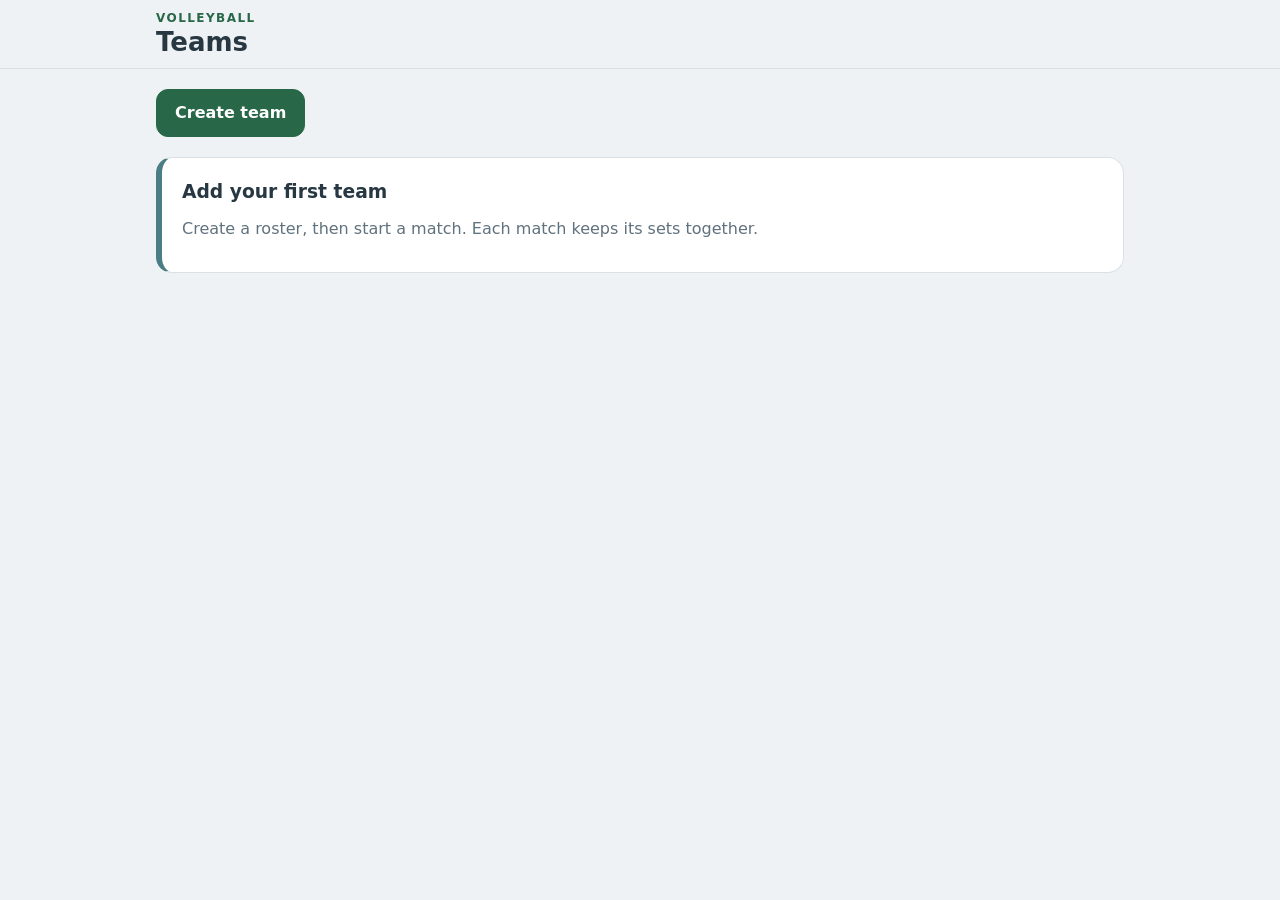
<file: index.html>
<!DOCTYPE html>
<html lang="en">
<head>
<meta charset="UTF-8">
<meta name="viewport" content="width=device-width, initial-scale=1, viewport-fit=cover">
<meta name="apple-mobile-web-app-capable" content="yes">
<meta name="mobile-web-app-capable" content="yes">
<meta name="theme-color" content="#eef1f4">
<link rel="manifest" href="./manifest.webmanifest"><link rel="apple-touch-icon" href="./icons/apple-touch-icon.png"><meta name="apple-mobile-web-app-title" content="VB Tracker"><meta name="apple-mobile-web-app-status-bar-style" content="default">
<title>Live set · Volleyball</title>
<style>
  /* Palette, type and dark mode taken from volleyball-rotations.html ("Where do I go?")
     so the two apps read as one family. */
  :root {
    --bg:      #eef1f4;
    --card:    #ffffff;
    --ink:     #131a21;
    --ink-dim: #5a6771;
    --line:    #d5dce2;
    --accent:  #286747;
    --court:   #447454;
    --court-2: #356448;
    --chalk:   #ffffff;
    --action-points: #17613b;
    --action-errors: #a52e29;
    --action-receive: #2866a7;
    --action-attack: #7540a5;
    --box-points: #16713c;
    --box-errors: #b3251f;
    --box-receive: #397bd1;
    --box-attack: #9254c8;
    --box-serve: #586f8c;
    --box-other: #a66b28;

    /* Role colors - all >= 4.5:1 against white text. With a 5-1 the
       opposite pairs share a role, so these double as the sheet's pair colors. */
    --c-set:  #a82e29;
    --c-oh:   #254fa7;
    --c-mid:  #17613b;

    /* Who gets the point: green = us, red = them.
       Solid = earned (Ace/Kill/Block), tinted = error. */
    --win:       #16713c;
    --win-tint:  color-mix(in srgb, var(--win) 10%, #ffffff);
    --win-ink:   color-mix(in srgb, var(--win) 70%, #000000);
    --lose:      #b3251f;
    --lose-tint: color-mix(in srgb, var(--lose) 10%, #ffffff);
    --lose-ink:  color-mix(in srgb, var(--lose) 70%, #000000);

    --page:   var(--bg);
    --frame:  var(--bg);
    --radius: 14px;

    --font: "Plus Jakarta Sans", -apple-system, BlinkMacSystemFont,
            "Segoe UI Variable Text", "Segoe UI", system-ui, Roboto,
            "Helvetica Neue", Arial, sans-serif;
  }
  @media (prefers-color-scheme: dark) {
    :root:not(.light) {
      --bg: #0e1317; --card: #171e24; --ink: #eaf0f4; --ink-dim: #9aa8b2;
      --line: #2a343d; --accent: #35a3b3; --page: var(--bg);
      --action-points: #74d99e; --action-errors: #ff928a; --action-receive: #92c5ff; --action-attack: #d0a4fb;
      --box-serve: #8faac6; --box-other: #d69b55;
      --win-tint: color-mix(in srgb, var(--win) 27%, var(--card)); --win-ink: color-mix(in srgb, var(--win) 35%, #ffffff);
      --lose-tint: color-mix(in srgb, var(--lose) 27%, var(--card)); --lose-ink: color-mix(in srgb, var(--lose) 35%, #ffffff);
    }
  }
  :root.dark {
    --bg: #0e1317; --card: #171e24; --ink: #eaf0f4; --ink-dim: #9aa8b2;
    --line: #2a343d; --accent: #35a3b3; --page: var(--bg);
    --action-points: #74d99e; --action-errors: #ff928a; --action-receive: #92c5ff; --action-attack: #d0a4fb;
    --box-serve: #8faac6; --box-other: #d69b55;
    --win-tint: color-mix(in srgb, var(--win) 27%, var(--card)); --win-ink: color-mix(in srgb, var(--win) 35%, #ffffff);
    --lose-tint: color-mix(in srgb, var(--lose) 27%, var(--card)); --lose-ink: color-mix(in srgb, var(--lose) 35%, #ffffff);
  }

  * { box-sizing: border-box; }
  body {
    margin: 0; background: var(--page); color: var(--ink); font-family: var(--font);
    font-optical-sizing: auto; letter-spacing: -0.006em;
    -webkit-tap-highlight-color: transparent; -webkit-font-smoothing: antialiased;
  }
  :focus-visible { outline: 3px solid var(--accent); outline-offset: 2px; }
  button { font: inherit; color: inherit; cursor: pointer; border: 0; background: none; }

  /* ---------- Page chrome around the iPad frame (not part of the app) ---------- */
  .toolbar {
    display: flex; gap: 14px; align-items: center; padding: 10px 18px; flex-wrap: wrap;
    font-size: 13px; color: var(--ink-dim);
  }
  .toolbar b { color: var(--ink); }
  .toolbar label { display: flex; gap: 6px; align-items: center; cursor: pointer; }
  .stage { position: relative; width: 100%; height: 100vh; height: 100dvh; padding: 0; overflow: hidden; }
  .scaler { position: absolute; left: 0; top: 0; width: 1366px; height: 1024px; transform-origin: top left; }

  /* ---------- The iPad Pro 12.9" landscape canvas: 1366 x 1024 pt ---------- */
  .ipad {
    position: relative; width: 1366px; height: 1024px; overflow: hidden;
    background: var(--frame); border-radius: 0; box-shadow: none;
    display: grid;
    grid-template-rows: 60px minmax(0, 1fr) 104px;
  }

  /* ① Header */
  /* Same three columns as the body, so each team's info sits above its own pad. */
  .hdr {
    display: grid; grid-template-columns: 1fr; padding: 0 16px;
    align-items: center; border-bottom: 1px solid var(--line); background: var(--card);
  }
  .hdr-us, .hdr-them { display: flex; align-items: center; gap: 18px; }
  .hdr-them { justify-content: flex-end; }
  .hdr-mid { display: flex; align-items: center; justify-content: center; gap: 14px; position: relative; }
  .team-chip {
    display: flex; align-items: center; gap: 10px; padding: 8px 14px 8px 8px;
    border-radius: 12px; background: var(--accent); color: #fff; font-weight: 800; font-size: 18px;
    white-space: nowrap; border: 0; font-family: inherit; cursor: pointer;
  }
  .team-chip .badge {
    width: 36px; height: 36px; border-radius: 9px; background: rgba(255,255,255,.2);
    display: grid; place-items: center; font-size: 15px;
  }
  .team-chip .team-logo-mini { width: 36px; height: 36px; flex: none; object-fit: contain; border-radius: 8px; background: #fff; padding: 2px; }
  .team-chip > span:not(.caret) { overflow: hidden; text-overflow: ellipsis; }
  .team-chip.opp { background: var(--frame); color: var(--ink); border: 1px solid var(--line); padding: 8px 14px; }
  .team-chip.opp small { font-weight: 700; color: var(--ink-dim); font-size: 14px; }
  .match-info { text-align: center; line-height: 1.25; }
  .match-info .set { font-weight: 800; font-size: 19px; }
  .match-info .set small { font-weight: 700; color: var(--ink-dim); font-size: 15px; }
  .match-info .sub { color: var(--ink-dim); font-size: 13px; }
  .past-sets { font-size: 12px; color: var(--ink-dim); margin-top: 2px; }
  .meter { display: flex; flex-direction: column; gap: 4px; min-width: 110px; }
  .hdr-them .meter { align-items: flex-end; }
  .meter .lbl { font-size: 13px; color: var(--ink-dim); font-weight: 700; letter-spacing: .06em; text-transform: uppercase; }
  .meter .val { font-size: 18px; font-weight: 800; }
  .bar { height: 6px; border-radius: 3px; background: var(--line); overflow: hidden; }
  .bar i { display: block; height: 100%; background: var(--accent); }
  .bar.warn i { background: #d97706; }
  .dots { display: flex; gap: 5px; align-items: center; font-size: 14px; font-weight: 700; }
  /* Remaining timeout = dark dot; used = light gray. */
  .dots span { width: 14px; height: 14px; border-radius: 50%; background: var(--line); border: 2px solid var(--line); }
  .dots span.on { background: var(--ink); border-color: var(--ink); }

  /* Body grid: Us pad | center | Them pad */
  .body {
    display: grid; grid-template-columns: 330px minmax(0, 1fr) 330px; grid-template-rows: minmax(0, 1fr); gap: 16px; padding: 16px;
    min-height: 0;
  }

  /* ②/⑥ Code pads */
  .pad {
    background: var(--card); border-radius: var(--radius); border: 1px solid var(--line);
    padding: 14px; display: flex; flex-direction: column; gap: 8px; position: relative; min-height: 0; overflow: hidden;
  }
  #padUs, #padThem { gap: 6px; }
  .pad h2 {
    min-height: 35px; margin: 0; font-size: 18px; font-weight: 800; display: flex; align-items: center;
  }
  #padThem h2 { justify-content: flex-end; }
  .pad h2 .team-chip { padding: 7px 14px; }
  .pad h2 .team-chip .badge { width: 30px; height: 30px; }
  .pad h2 .team-chip.opp { padding: 7px 14px; gap: 8px; }
  .pad h2 small { font-size: 13px; font-weight: 700; color: var(--ink-dim); letter-spacing: .04em; }
  .pad h3 {
    margin: 4px 0 0; font-size: 12px; font-weight: 800; letter-spacing: .1em;
    text-transform: uppercase; color: var(--ink-dim);
  }
  .action-panel {
    border: 1px solid color-mix(in srgb, var(--panel-color) 30%, var(--line));
    border-top: 4px solid var(--panel-color); border-radius: 10px;
    background: color-mix(in srgb, var(--panel-color) 8%, var(--card));
  }
  .action-panel.inactive {
    border-color: color-mix(in srgb, var(--panel-color) 18%, var(--line));
    border-top-color: color-mix(in srgb, var(--panel-color) 52%, var(--line));
    background: color-mix(in srgb, var(--card) 88%, var(--line));
  }
  .action-panel.inactive h3 { color: var(--ink-dim); }
  .outcome-group {
    --panel-color: var(--box-points); --panel-label: var(--action-points);
    min-width: 0; display: flex; flex-direction: column; gap: 4px; padding: 4px 8px 8px;
  }
  .outcome-group h3 { min-height: 18px; margin: 0; color: var(--panel-label); }
  .our-error-group, .their-point-group { --panel-color: var(--box-errors); --panel-label: var(--action-errors); }
  .category-panel { --panel-label: var(--panel-color); min-width: 0; display: grid; gap: 5px; padding: 5px 8px 8px; }
  .category-panel h3 { min-height: 20px; margin: 0; display: flex; align-items: center; gap: 6px; color: var(--panel-label); font-size: 13px; }
  .category-panel h3 small { color: var(--ink-dim); font-size: 10px; letter-spacing: .035em; }
  .serve-panel { --panel-color: var(--box-serve); }
  .receive-panel { --panel-color: var(--box-receive); min-height: 184px; }
  .attack-panel { --panel-color: var(--box-attack); }
  .other-panel { --panel-color: var(--box-other); }
  .other-management { display: grid; gap: 6px; margin-top: 2px; }
  .other-management-row { display: grid; grid-template-columns: repeat(2, minmax(0, 1fr)); gap: 4px; }
  .other-management .act { min-width: 0; height: 64px; padding: 4px; border-radius: 8px; font-size: 17px; }
  .other-management .act small { max-width: 100%; font-size: 11px; line-height: 1.05; text-align: center; }
  .other-management .act-sub .bar { width: 72%; margin-top: 3px; }
  .other-management .act-to .dots { margin-top: 3px; }
  .other-management #actLib { width: 100%; height: 64px; }
  .other-management #actLib.has-libero small { font-size: 12px; }
  .other-management #actLib:disabled, .other-management .act-to:disabled { opacity: .45; }
  .category-grid { display: grid; grid-template-columns: repeat(3, minmax(0, 1fr)); gap: 4px; }
  .category-grid.two { grid-template-columns: repeat(2, minmax(0, 1fr)); }
  .category-panel .code { height: 50px; min-width: 0; padding: 3px; gap: 1px; border-radius: 8px; }
  .category-panel .code b.abbr { font-size: 20px; line-height: 1; }
  .category-panel .code span.cap { font-size: 10px; line-height: 1.1; text-align: center; }
  .category-panel .code b.word { font-size: 13px; line-height: 1.1; }
  .category-panel .code:disabled { opacity: .68; filter: grayscale(.8); }
  .category-panel .code.pending { box-shadow: 0 0 0 3px var(--ink); }
  .receive-panel .pass-score-panel { display: grid; gap: 3px; padding: 0; border: 0; background: transparent; }
  .receive-panel .pass-score-panel h4 { margin: 0; color: var(--ink-dim); font-size: 10px; font-weight: 800; letter-spacing: .04em; text-transform: uppercase; }
  .pass-score-panel[hidden] { display: none !important; }
  .pass-score-grid { display: grid; grid-template-columns: repeat(4, minmax(0, 1fr)); gap: 4px; }
  .pass-score-grid button { min-width: 0; min-height: 42px; display: flex; flex-direction: column; align-items: center; justify-content: center; gap: 1px; padding: 3px; border: 1px solid var(--line); border-radius: 8px; background: var(--bg); color: var(--ink); }
  .pass-score-grid button b { font-size: 18px; line-height: 1; }
  .pass-score-grid button span { font-size: 9px; font-weight: 700; line-height: 1.05; }
  .pass-score-grid button.on { background: var(--accent); border-color: var(--accent); color: #fff; }
  .pass-score-grid button:disabled { opacity: .38; }
  .pass-score-status, .category-note { margin: 0; color: var(--ink-dim); font-size: 10px; line-height: 1.25; }
  .attack-results { display: grid; grid-template-columns: repeat(3, minmax(0, 1fr)); gap: 4px; }
  .attack-results button { min-width: 0; min-height: 46px; padding: 4px 3px; border: 1px solid var(--line); border-radius: 8px; background: var(--bg); color: var(--ink); font-size: 12px; font-weight: 850; line-height: 1.1; }
  .attack-results button small { display: block; margin-top: 3px; font-size: 8px; font-weight: 700; line-height: 1.1; }
  .attack-results .our-kill { border-color: var(--win); background: var(--win); color: #fff; }
  .attack-results .their-kill { border-color: var(--lose); background: var(--lose); color: #fff; }
  .attack-results .their-error { border-color: var(--win); background: var(--win-tint); color: var(--win-ink); }
  .attack-results .our-error { border-color: var(--lose); background: var(--lose-tint); color: var(--lose-ink); }
  .attack-results .in-play { border-color: var(--box-attack); background: color-mix(in srgb, var(--box-attack) 10%, var(--card)); }
  .attack-results button:disabled { cursor: default; opacity: .68; }
  .attack-results button.pending { outline: 3px solid var(--action-attack); outline-offset: 1px; }
  .zone-choice { display: flex; flex-direction: column; align-items: center; justify-content: center; }
  .team-btn { min-height: 48px; height: 48px; padding: 3px; border-radius: 8px; border: 1px dashed var(--ink-dim); font-size: 13px; line-height: 1.1; }
  .category-grid .team-btn { display: flex; flex-direction: column; align-items: center; justify-content: center; }
  .category-grid .team-btn small { font-size: 9px; line-height: 1.1; }
  .category-grid .team-btn.ready { border-style: solid; }
  .rchip .c small { display: inline-block; color: var(--ink-dim); font-size: 8px !important; font-weight: 700 !important; }
  .grid3 { display: grid; grid-template-columns: repeat(3, minmax(0, 1fr)); gap: 10px; }
  .grid4 { display: grid; grid-template-columns: repeat(4, 1fr); gap: 8px; }
  .code {
    height: 80px; border-radius: 14px; display: flex; flex-direction: column;
    align-items: center; justify-content: center; gap: 2px; position: relative;
    transition: transform .06s, box-shadow .15s, opacity .15s;
  }
  .code:active { transform: scale(.97); }
  .code.solid { box-shadow: 0 2px 7px rgba(0,0,0,.18); }
  .code b { font-size: 30px; font-weight: 800; letter-spacing: .01em; }
  .code span { font-size: 12px; font-weight: 700; opacity: .85; }
  .code.earned { height: 80px; }
  .code.earned b { font-size: 34px; }
  .code.small { height: 64px; }
  .code.small b { font-size: 20px; }
  .code.small span { font-size: 10px; }
  /* Words mode: full words instead of codes (toolbar switch). */
  .code .word { display: none; font-size: 18px; font-weight: 800; line-height: 1.1; text-align: center; }
  .code.earned .word { font-size: 28px; }
  .code.small .word { font-size: 18px; }
  body.words .code .word { display: block; }
  body.words .code .abbr, body.words .code .cap { display: none; }
  .code.win.solid  { background: var(--win);  color: #fff; }
  .code.lose.solid { background: var(--lose); color: #fff; }
  .code.win.tint   { background: var(--win-tint);  color: var(--win-ink);  border: 1px solid color-mix(in srgb, var(--win) 35%, transparent); }
  .code.lose.tint  { background: var(--lose-tint); color: var(--lose-ink); border: 1px solid color-mix(in srgb, var(--lose) 35%, transparent); }
  .outcome-group .code.win.solid, .outcome-group .code.lose.solid,
  .outcome-group .code.win.tint, .outcome-group .code.lose.tint {
    border: 1px solid var(--line); border-radius: 10px; background: var(--bg); color: var(--ink); box-shadow: none;
  }
  .outcome-group .code.pending { box-shadow: 0 0 0 4px var(--accent); }
  .code.tint .word, .code.tint .abbr, .code.tint .cap { font-weight: 600; }
  .code:disabled { opacity: .22; pointer-events: none; }
  .code.pending { box-shadow: 0 0 0 5px var(--ink); }
  .team-btn {
    height: 64px; border-radius: 14px; border: 2px dashed var(--ink-dim); font-weight: 800; font-size: 18px;
    color: var(--ink-dim);
  }
  .grid3 .team-btn { height: 80px; display: flex; flex-direction: column; align-items: center; justify-content: center; font-size: 20px; }
  .team-btn small { font-size: 12px; font-weight: 700; }
  .team-btn.ready { border-style: solid; border-color: var(--accent); color: #fff; background: var(--accent); }
  .team-btn:disabled { opacity: .3; }
  .category-panel .code, .category-panel .code.earned { height: 50px; }
  .category-panel .code b.abbr { font-size: 20px; line-height: 1; }
  .category-panel .code span.cap { font-size: 10px; line-height: 1.1; text-align: center; }
  .category-panel .code b.word { font-size: 13px; line-height: 1.1; }
  .category-grid .team-btn { min-height: 48px; height: 48px; padding: 3px; border-radius: 8px; font-size: 12px; line-height: 1.1; }
  .category-grid .team-btn small { font-size: 9px; line-height: 1.1; }
  .pass-score-panel[hidden] { display: none !important; }
  .pass-score-panel {
    --panel-color: var(--box-receive); --panel-label: var(--action-receive);
    padding: 4px 8px 8px;
  }
  .pass-score-panel h3 {
    min-height: 18px; margin: 0; display: flex; align-items: center; color: var(--panel-label);
  }
  .pad-hint {
    margin-top: auto; font-size: 12px; color: var(--ink-dim); line-height: 1.3;
    border-top: 1px solid var(--line); padding-top: 8px;
  }
  .pad-hint b { color: var(--ink); }

  /* Coach's corner: the top three suggestions under the court. */
  .corner {
    position: relative; flex: none; height: 166px; background: var(--card); border: 1px solid var(--line); border-radius: var(--radius);
    padding: 8px 10px 10px; display: grid; grid-template-columns: auto 1fr; grid-template-rows: auto minmax(0, 1fr);
    gap: 6px 10px; align-items: center;
  }
  .corner h3 { margin: 0; font-size: 12px; font-weight: 800; letter-spacing: .1em; text-transform: uppercase; color: var(--ink-dim); }
  .corner-mode:empty { visibility: hidden; }
  .corner-mode { justify-self: start; font-size: 12px; font-weight: 800; color: #b45309; background: #fdf1e3; border: 1px solid #f3c58a; border-radius: 8px; padding: 2px 8px; }
  .corner #corner { grid-column: 1 / -1; align-self: stretch; display: grid; grid-template-columns: repeat(3, minmax(0, 1fr)); gap: 8px; overflow: hidden; }
  .corner #corner .more-tips { position: absolute; top: 5px; right: 10px; min-height: 26px; padding: 2px 8px; }
  .corner #corner .quiet { grid-column: 1 / -1; align-self: center; }
  .corner .tip { display: flex; flex-direction: column; gap: 2px; position: relative; padding: 6px 30px 6px 11px; overflow: hidden; }
  .corner .tip .x { position: absolute; top: 4px; right: 2px; }
  .corner .tip { cursor: pointer; }
  .corner .tip b { font-size: 14px; line-height: 1.2; display: -webkit-box; -webkit-line-clamp: 2; line-clamp: 2; -webkit-box-orient: vertical; overflow: hidden; }
  .corner .tip.has-acts span { -webkit-line-clamp: 1; line-clamp: 1; }
  .corner .tip span { line-height: 1.3; display: -webkit-box; -webkit-line-clamp: 1; line-clamp: 1; -webkit-box-orient: vertical; overflow: hidden; }
  .corner .tip.form-flag span { -webkit-line-clamp: 2; line-clamp: 2; }
  .corner .tip .acts { margin-top: auto; flex-wrap: nowrap; min-width: 0; }
  .corner .tip .acts .pill { min-height: 30px; min-width: 0; font-size: 12px; padding: 2px 6px; white-space: normal; line-height: 1.15; }
  .tip {
    display: grid; grid-template-columns: 1fr 32px; gap: 2px 8px; align-items: start;
    padding: 9px 6px 9px 12px; border-radius: 11px; background: var(--bg); border-left: 5px solid var(--accent);
  }
  .tip[data-category="timeout"] { --tip-color: #c43d50; --tip-label: "Timeout / reset"; }
  .tip[data-category="passing"] { --tip-color: #397bd1; --tip-label: "Passing / defense"; }
  .tip[data-category="attacking"] { --tip-color: #9254c8; --tip-label: "Attacking"; }
  .tip[data-category="serving"] { --tip-color: #208c87; --tip-label: "Serving"; }
  .tip[data-category="rotation"] { --tip-color: #a6535b; --tip-label: "Rotation / lineup"; }
  .tip[data-category="management"] { --tip-color: #788599; --tip-label: "Game management"; }
  .tip[data-category] {
    border-left-color: var(--tip-color);
    background: color-mix(in srgb, var(--tip-color) 9%, var(--card));
  }
  .tip[data-category]::before {
    content: var(--tip-label); grid-column: 1; font-size: 10px; line-height: 1.2;
    font-weight: 800; color: var(--ink); letter-spacing: .04em;
  }
  .tip.urgent::before { content: var(--tip-label) " · Urgent"; }
  .tip[data-category].urgent {
    background: color-mix(in srgb, var(--tip-color) 65%, #111827);
    color: #fff;
    border-left: 0;
  }
  .tip[data-category].urgent::before,
  .tip[data-category].urgent span,
  .tip[data-category].urgent .x { color: #fff; }
  .tip[data-category].urgent .acts .pill {
    background: rgba(255,255,255,.14); color: #fff; border-color: rgba(255,255,255,.55);
  }
  .tip[data-category] > b { grid-column: 1; }
  .tip[data-category] .x { grid-row: 1 / span 3; }
  .tip-preview { margin-bottom: 28px; }
  .tip-preview-grid { display: grid; grid-template-columns: repeat(auto-fit, minmax(260px, 1fr)); gap: 12px; }
  .tip-preview-grid .tip { grid-template-columns: 1fr; padding: 14px; gap: 7px; }
  .tip-preview-grid .tip span { font-size: 14px; }

  .tip b { font-size: 15px; line-height: 1.25; }
  .tip span { grid-column: 1; font-size: 12px; color: var(--ink-dim); line-height: 1.3; }
  .tip .x { grid-row: 1 / span 2; grid-column: 2; width: 32px; height: 32px; border-radius: 9px; color: var(--ink-dim); font-size: 20px; }
  .tip .acts { grid-column: 1 / -1; display: flex; gap: 6px; flex-wrap: wrap; margin-top: 4px; }
  .tip .acts .pill { min-height: 36px; font-size: 13px; padding: 2px 10px; }
  .chip.crunch { color: #b45309; border-color: #d97706; }
  .score.crunch { border-color: #d97706; box-shadow: inset 0 0 0 2px #d97706; }
  .corner .quiet { font-size: 13px; color: var(--ink-dim); }
  .act.suggest { box-shadow: 0 0 0 3px #d97706; }

  /* Rare codes live behind More. */
  .pad-hint:empty { display: none; }
  .act-sub .bar { width: 70%; margin-top: 5px; }
  .act-to .dots { margin-top: 6px; }
  .act-to:disabled { opacity: .45; }
  .act.suggest { border-color: #d97706; box-shadow: 0 0 0 3px #d97706; }
  /* Court view tools sit in the space beside the (square) court. */
  .court-wrap { position: relative; }
  .assist-choice { width:min(100%,440px); min-height:50px; display:flex; align-items:center; justify-content:space-between; gap:10px; margin:3px 0 4px; padding:4px 6px; }
  .assist-choice[hidden] { display:none !important; }
  .assist-choice span { color:var(--ink-dim); font-size:13px; line-height:1.2; }
  .assist-choice button { flex:none; min-height:44px; padding:6px 13px; border:1px solid var(--action-attack); border-radius:10px; background:color-mix(in srgb,var(--action-attack) 74%,#111827); color:#fff; font-size:14px; font-weight:850; }
  .assist-choice button:disabled { opacity:.48; }
  .court-wrap:has(> #assistChoice:not([hidden])) { --court-reserve:140px; }
  .court-wrap:has(> .court-tools) > #assistChoice:not([hidden]) { --court-reserve:140px; }
  .court-tools { flex: none; display: flex; align-items: center; gap: 8px; margin-top: 2px; }
  .court-tools .view-pills { display: flex; gap: 8px; }
  .court-tools .pill { min-height: 36px; font-size: 13px; padding: 2px 12px; }
  /* Court view buttons sit inside the court; the state label stays on its surface. */
  .end-zone { display: flex; align-items: center; width: var(--cw, 100%); }
  #receiveStatus { font-size: 12px; line-height: 1.2; color: var(--ink); max-width: 80%; }
  .court-tools[hidden], .court-tools [hidden] { display: none !important; }
  .court.editing #rcvPassers, .court.editing #rcvToggle { display: none; }
  .court .court-tools { max-width: 96%; flex-wrap: wrap; justify-content: center; position: absolute; left: 50%; transform: translateX(-50%); bottom: 2.5%; z-index: 6; margin: 0; white-space: nowrap; }
  .court .court-tools .tools-lbl { display: none; }
  .court .court-tools .pill {
    min-height: 34px; background: rgba(8, 18, 24, .45); color: #fff; border-color: rgba(255, 255, 255, .45);
    backdrop-filter: blur(2px);
  }
  .court .court-tools .pill[aria-pressed="true"] { background: #fff; color: var(--accent); border-color: #fff; }
  .timeout-tools { display: flex; align-items: center; justify-content: center; flex-wrap: wrap; gap: 6px; }
  .timeout-tools[hidden] { display: none !important; }
  .timeout-tools .pill { min-height: 36px; font-size: 13px; padding: 2px 10px; }
  .timeout-tools .pill[aria-pressed="true"] { background: #fff; color: var(--accent); border-color: #fff; }
  .timeout-tools .timeout-done { min-height: 36px; padding: 2px 12px; border: 1px solid #fff; border-radius: 999px; background: var(--accent); color: #fff; font-weight: 800; }
  .tools-lbl { font-size: 11px; font-weight: 800; letter-spacing: .08em; text-transform: uppercase; color: var(--ink-dim); text-align: center; }
  .corner .more-tips { display: grid; place-items: center; font-size: 14px; font-weight: 800; color: var(--accent); border: 1px dashed var(--line); border-radius: 11px; }

  /* Variation: no header. The team chip opens the menu. */
  body.no-header .hdr { display: none; }
  body.no-header .ipad { grid-template-rows: minmax(0, 1fr) 104px; }
  body.no-header .callout:not(#callout1) { transform: translateY(-60px); }
  body.no-header #callout1 { left: 400px !important; top: 60px !important; }
  button.team-chip { cursor: pointer; }
  .team-chip .caret { font-size: 13px; opacity: .8; margin-left: 2px; }

  /* Center column */
  .center { display: flex; flex-direction: column; min-height: 0; position: relative; }
  .center-main { display: flex; flex-direction: column; gap: 12px; flex: 1; min-height: 0; min-width: 0; }

  /* ③ Scoreboard */
  .score {
    background: var(--card); border: 1px solid var(--line); border-radius: var(--radius);
    padding: 8px 16px; display: grid; grid-template-columns: minmax(0, 1fr) auto auto auto minmax(0, 1fr); align-items: center; column-gap: 12px;
  }
  .score .side { display: flex; flex-direction: column; align-items: center; gap: 2px; }
  .score #sideUs { justify-self: end; } .score #sideThem { justify-self: start; }
  .score .who { font-size: 20px; font-weight: 800; line-height: 1.2; letter-spacing: -.015em; color: var(--ink); display: flex; gap: 6px; align-items: center; white-space: nowrap; }
  .score .num { font-size: 84px; line-height: 1; font-weight: 800; font-variant-numeric: tabular-nums; letter-spacing: -.03em; }
  .score .colon { font-size: 64px; font-weight: 800; color: var(--ink-dim); padding: 0 6px; }
  .set-history {
    display: flex; flex-direction: column; align-items: flex-start; gap: 6px;
  }
  #pastSetsThem { align-items: flex-end; }
  .set-result {
    display: flex; flex-direction: column; align-items: center; gap: 2px; padding: 6px 12px;
    border: 1px solid var(--line); border-radius: 10px; background: var(--bg);
    font: inherit; font-size: 13px; color: var(--ink-dim); text-align: center; cursor: pointer;
    touch-action: manipulation; -webkit-appearance: none; appearance: none;
  }
  .set-result:hover { border-color: var(--accent); }
  .set-result:active { transform: scale(.97); }
  .set-result .set-summary-hint { font-size: 10px; font-weight: 700; color: var(--ink-dim); }
  .set-result .set-label { font-size: 11px; font-weight: 700; }
  .set-result.won .set-label { color: var(--win-ink); }
  .set-result.lost .set-label { color: var(--lose-ink); }
  .set-result strong { font-size: 20px; color: var(--ink); font-variant-numeric: tabular-nums; }
  .set-result.won { background: var(--win-tint); border-color: color-mix(in srgb, var(--win) 35%, transparent); }
  .set-result.lost { background: var(--lose-tint); border-color: color-mix(in srgb, var(--lose) 35%, transparent); }
  .set-result.won strong { color: var(--win-ink); }
  .set-result.lost strong { color: var(--lose-ink); }
  .serve-ball { width: 24px; height: 24px; color: var(--ink); visibility: hidden; }
  .serve-ball svg { width: 100%; height: 100%; display: block; }
  .serving .serve-ball { visibility: visible; }
  .serving .who { color: var(--ink); }
  .score .meta {
    grid-column: 4; grid-row: 1; display: flex; flex-direction: column; align-items: flex-end; gap: 6px;
  }
  .chip {
    font-size: 15px; font-weight: 700; padding: 7px 14px; border-radius: 11px;
    background: var(--card); border: 1px solid var(--line);
  }
  .chip.rot { background: var(--accent); color: #fff; border-color: var(--accent); font-size: 17px; }
  .chip.pos { color: var(--win); }
  .chip.neg { color: var(--lose); }

  /* ④ Court — same surface, chalk and player discs as "Where do I go?" */
  .court-wrap {
    padding: 0; flex: 1; display: flex; flex-direction: column; align-items: center; justify-content: center; min-height: 0;
    container-type: size;
    --court-reserve: 44px;
  }
  .court-wrap:has(> .court-tools) { --court-reserve: 84px; }
  .court-wrap.attack-target-mode { --court-reserve: 44px; }
  .mark-net { font-size: 12px; font-weight: 700; letter-spacing: .08em; color: var(--ink-dim); text-align: center; margin-bottom: 4px; }
  /* Half court to scale: 9 m x 9 m (square), attack line 3 m (10 ft) from the net = 1/3 of the depth. */
  .court {
    flex: none; width: min(100cqw, calc(100cqh - var(--court-reserve))); height: min(100cqw, calc(100cqh - var(--court-reserve))); aspect-ratio: 1 / 1; max-width: 100%; position: relative;
    --cw: 440px;   /* court width, kept current by ResizeObserver */
    background: linear-gradient(var(--court), var(--court-2));
    border: 3px solid var(--chalk); border-radius: 3px; box-shadow: 0 8px 24px rgba(0,0,0,.18);
    transition: width .24s ease-in-out, height .24s ease-in-out;
  }
  .court.attack-target-mode {
    width: min(100cqw, calc((100cqh - var(--court-reserve)) / 2));
    height: min(calc(100cqh - var(--court-reserve)), 200cqw);
    aspect-ratio: 1 / 2;
  }
  .court .net { position: absolute; inset: 0 0 auto 0; height: 1.7%; background: var(--chalk); z-index: 2; transition: top .24s ease-in-out; }
  .court .attack-line { position: absolute; top: 33.333%; left: 0; width: 100%; border-top: 2px dashed rgba(255,255,255,.75); pointer-events: none; transition: top .24s ease-in-out; }
  .court .opponent-court-half { display: none; position: absolute; z-index: 0; top: 0; left: 0; width: 100%; height: 50%; pointer-events: none; }
  .court .opponent-attack-line { display: none; }
  .court.attack-target-mode .opponent-court-half { display: block; }
  .court.attack-target-mode .net { top: 50%; }
  .court.attack-target-mode .attack-line { top: 66.667%; }
  .court.attack-target-mode .opponent-attack-line { display: block; top: 33.333%; }
  .our-court-half { position: absolute; top: 0; left: 0; width: 100%; height: 100%; transition: top .24s ease-in-out, height .24s ease-in-out; }
  .court.attack-target-mode .our-court-half { top: 50%; height: 50%; }
  .attack-zone-overlay { position: absolute; z-index: 5; inset: 0 0 50%; display: grid; grid-template-columns: repeat(3, minmax(0, 1fr)); grid-template-rows: 2fr 1fr; }
  .attack-zone-overlay[hidden] { display: none !important; }
  .attack-zone-overlay.our-target-zone-overlay { inset: 50% 0 0; grid-template-rows: 1fr 2fr; }
  .attack-zone-overlay button {
    min-width: 0; min-height: 0; display: flex; flex-direction: column; align-items: center; justify-content: center; gap: 1px;
    padding: 2px; border: 1px solid rgba(255,255,255,.68); border-radius: 0;
    background: rgba(255,255,255,.06); color: #fff;
    font-size: clamp(20px, 5cqw, 30px); line-height: 1; font-weight: 900; text-shadow: 0 1px 3px #000b;
    touch-action: manipulation;
  }
  .attack-zone-overlay button[aria-pressed="true"] { border: 3px solid #fff; background: color-mix(in srgb, var(--action-attack) 76%, #111); }
  .attack-zone-overlay button:disabled { opacity: .4; cursor: default; }
  .attack-zone-caption { position:absolute; z-index:7; left:50%; transform:translateX(-50%); padding:3px 9px; border:1px solid rgba(255,255,255,.55); border-radius:7px; background:rgba(16,25,31,.82); color:#fff; font-size:clamp(10px,2.3cqw,14px); font-weight:850; line-height:1.2; letter-spacing:.035em; white-space:nowrap; pointer-events:none; }
  .attack-zone-caption[hidden] { display:none !important; }
  .attack-zone-caption.top { top:5px; }
  .attack-zone-caption.bottom { bottom:5px; }
  .court.attack-target-mode .court-mark, .court.attack-target-mode .court-tools { display: none !important; }
  .court.attack-target-mode .zone, .court.attack-target-mode .disc { transition-duration: .24s; }
  .court.attack-returning .zone, .court.attack-returning .disc { transition-duration: .24s; }
  .court.attack-target-mode .disc, .court.attack-returning .disc { transition-property: box-shadow, transform; }
  .court.opponent-attack-mode .attack-zone-overlay button { align-items: flex-start; justify-content: flex-start; padding: 5px 7px; font-size: clamp(14px, 3.8cqw, 22px); }
  /* Tap areas are bigger than the drawn zones: the split sits between the two
     rows of players (42%), not on the attack line, so front-row targets stay large. */
  .zone {
    position: absolute; width: 33.333%; display: flex; flex-direction: column; align-items: center;
    gap: 4px; color: #fff;
  }
  /* Zones are placed inline (left/top/width/height) so they can glide between
     rotation spots and serve-receive spots, like the players in "Where do I go?". */
  .zone { transition: left .9s ease-in-out, top .9s ease-in-out, width .9s ease-in-out, height .9s ease-in-out, padding .9s ease-in-out; }
  .zone.front { justify-content: flex-start; padding-top: 5.5%; }
  .zone.backrow { justify-content: center; padding-bottom: 4%; }
  .zone.rcv { justify-content: center; padding: 0; }
  .zone.rcv .pos, .zone.rcv .name { display: none; }
  .zone .pos { position: absolute; left: 10px; font-size: 12px; font-weight: 700; color: rgba(255,255,255,.7); }
  .zone.front .pos { top: 12px; }
  .zone.backrow .pos { top: 10px; }
  .dwrap { position: relative; }
  .disc {
    width: calc(var(--cw) * 0.19); height: calc(var(--cw) * 0.19); border-radius: 50%; display: grid; place-items: center;
    font-size: calc(var(--cw) * 0.084); font-weight: 800; color: #fff; letter-spacing: -0.02em; font-variant-numeric: tabular-nums;
    box-shadow: 0 2px 7px rgba(0,0,0,.4); transition: box-shadow .15s, transform .08s, width .9s ease-in-out, height .9s ease-in-out, font-size .9s ease-in-out;
  }
  .court.editing .zone { touch-action: none; cursor: grab; transition: none; }
  .court.editing .zone:active { cursor: grabbing; }
  .court.editing .disc { transition: none; }
  .zone.tactical { touch-action: none; cursor: grab; transition: none; }
  .zone.tactical:active { cursor: grabbing; }
  .zone.tactical .disc { transition: none; }
  .zone:active .disc { transform: scale(.97); }
  .disc.set { background: var(--c-set); }
  .disc.oh  { background: var(--c-oh); }
  .disc.mid { background: var(--c-mid); }
  /* Ring = back-row player; libero = white disc, black ring (as in the other app). */
  .disc.back { box-shadow: 0 2px 7px rgba(0,0,0,.4), inset 0 0 0 6px rgba(255,255,255,.92); }
  .disc.lib  { background: #fff; color: #111; box-shadow: 0 2px 7px rgba(0,0,0,.4), inset 0 0 0 6px #111; }
  .zone .name { font-size: 13px; font-weight: 700; color: #fff; text-shadow: 0 1px 2px rgba(0,0,0,.4); white-space: nowrap; }
  .zone .name small { font-weight: 600; opacity: .8; margin-left: 4px; }
  .dwrap .ball {
    position: absolute; width: calc(var(--cw) * 0.075); height: calc(var(--cw) * 0.075); border-radius: 50%; background: #fff; color: #1a1a1a;
    box-shadow: 0 3px 9px rgba(0,0,0,.45); right: calc(var(--cw) * -0.025); top: calc(var(--cw) * -0.015);
  }
  .dwrap .ball svg { width: 100%; height: 100%; display: block; }
  .dwrap .form {
    position: absolute; left: -4px; top: -4px; width: 24px; height: 24px; border-radius: 50%;
    display: grid; place-items: center; font-size: 12px; color: #fff; box-shadow: 0 2px 5px rgba(0,0,0,.35);
  }
  .dwrap .form.hot { background: var(--win); }
  .dwrap .form.cold { background: #d97706; }
  .dwrap .swap-tag {
    position: absolute; left: calc(100% + 6px); bottom: 0; font-size: 12px; font-weight: 700; white-space: nowrap;
    padding: 3px 7px; border-radius: 8px; background: rgba(255,255,255,.92); color: #131a21;
  }
  .zone.pick .disc { animation: pulse 1s infinite alternate; }
  .zone.selected .disc { outline: 5px solid #fff; outline-offset: 4px; }
  .zone.libero-default .disc { box-shadow: 0 0 0 4px color-mix(in srgb,var(--accent) 88%,white); }
  .zone.nopick { opacity: .35; }
  .zone.assist-hitter { cursor:not-allowed; }
  @keyframes pulse { from { outline: 3px solid #fff; outline-offset: 3px; } to { outline: 6px solid #fff; outline-offset: 6px; } }
  /* Formation bar under the court. Fixed height so the court is the same size
     whether we serve or receive; when we serve, the top of it is the space
     behind the end line where the server stands. */
  /* Room behind the end line for our server; the same height whether we serve
     or receive, so the court never changes size. */
  .end-zone { height: 44px; flex: none; }
  /* Court view controls live in the Us pad. */
  .view-row { display: flex; align-items: center; gap: 8px; }
  .view-pills { display: flex; gap: 8px; }
  .view-row .pill { flex: none; padding: 4px 10px; font-size: 13px; }
  .view-row #rcvToggle { margin-left: auto; }
  .pill {
    min-height: 40px; padding: 4px 14px; border: 1px solid var(--line); border-radius: 11px;
    background: var(--card); color: var(--ink); font-size: 14px; font-weight: 600; white-space: nowrap;
    transition: background .15s, color .15s, border-color .15s;
  }
  .pill[aria-pressed="true"] { background: var(--accent); border-color: var(--accent); color: #fff; }
  .court .court-mark {
    position: absolute; top: 37%; left: 50%; transform: translateX(-50%);
    font-size: 12px; font-weight: 800; letter-spacing: .08em; white-space: nowrap;
    color: #fff; text-shadow: 0 1px 3px rgba(0,0,0,.4); pointer-events: none;
  }
  .court .court-mark { display: block; }
  .court.assist-choosing .court-mark { animation: assist-prompt-flash .9s ease-in-out infinite; }
  @keyframes assist-prompt-flash { 50% { opacity:.48; text-shadow:0 0 9px rgba(255,255,255,.95); } }
  @media (prefers-reduced-motion: reduce) {
    .court.assist-choosing .court-mark { animation:none; text-decoration:underline; text-underline-offset:4px; }
    .zone.pick .disc { animation:none; outline:4px solid #fff; outline-offset:4px; }
  }
  @media (prefers-reduced-motion: reduce) { .court, .court * { transition: none !important; } }
  .legend {
    display: flex; justify-content: flex-start; gap: 4px 10px; margin: 0; padding: 0; flex-wrap: nowrap; white-space: nowrap;
    font-size: 12px; color: var(--ink-dim); font-weight: 600;
  }
  .legend li { display: flex; align-items: center; gap: 6px; list-style: none; }
  .swatch { width: 14px; height: 14px; border-radius: 50%; flex: none; }
  .swatch.lib  { border: 3px solid #111; background: #fff; }
  .swatch.ring { background: var(--ink-dim); box-shadow: inset 0 0 0 3px #fff; }

  /* ⑤ Action row */
  .actions { display: grid; grid-template-columns: 1fr 1fr 1fr; gap: 12px; }
  .act {
    height: 80px; border-radius: var(--radius); background: var(--card); border: 1px solid var(--line);
    font-size: 20px; font-weight: 700; display: flex; flex-direction: column; align-items: center; justify-content: center;
    transition: background .15s, transform .08s;
  }
  .act:active { transform: scale(.97); }
  .act small { font-size: 13px; color: var(--ink-dim); font-weight: 600; }
  .act.on { background: var(--ink); border-color: var(--ink); color: var(--bg); }
  .act.on small { color: var(--bg); opacity: .8; }

  /* ⑦ Bottom bar: rally log + undo */
  .foot {
    display: grid; grid-template-columns: 1fr 210px; gap: 16px; padding: 0 16px 16px; align-items: stretch;
  }
  .log {
    background: var(--card); border: 1px solid var(--line); border-radius: var(--radius);
    display: flex; align-items: center; gap: 8px; padding: 0 12px; overflow: hidden; justify-content: flex-end;
  }
  .log .lbl { font-size: 12px; font-weight: 800; letter-spacing: .1em; color: var(--ink-dim); white-space: nowrap; }
  .log-head { flex: none; margin-right: auto; display: flex; flex-direction: column; gap: 6px; align-items: flex-start; }
  .log-meta { display: flex; gap: 6px; }
  .log-meta .chip { font-size: 14px; padding: 4px 10px; white-space: nowrap; }
  .run-track { display: flex; flex: 1; gap: 8px; min-width: 0; overflow-x: auto; overflow-y: hidden; padding: 3px; overscroll-behavior-inline: contain; -webkit-overflow-scrolling: touch; scrollbar-width: thin; scrollbar-color: var(--line) transparent; }
  .run-track:focus-visible { outline: 2px solid var(--accent); outline-offset: -2px; }
  .run-track::-webkit-scrollbar { height: 6px; }
  .run-track::-webkit-scrollbar-thumb { background: var(--line); border-radius: 6px; }
  .sideout-divider {
    flex: 0 0 2px; align-self: stretch; margin: 4px 2px;
    background: var(--ink-dim); border-radius: 1px;
  }
  .rchip {
    --panel-color: var(--win);
    flex: 0 0 auto; display: grid; grid-template-columns: 1fr; gap: 4px; align-items: center; text-align: center;
    padding: 8px 12px; border: 1px solid color-mix(in srgb, var(--panel-color) 30%, var(--line));
    border-top: 4px solid var(--panel-color); border-radius: 10px;
    background: color-mix(in srgb, var(--panel-color) 8%, var(--card)); color: var(--win-ink); font-size: 13px; white-space: nowrap;
  }
  .rchip.lost { --panel-color: var(--lose); color: var(--lose-ink); }
  .rchip .c { font-weight: 800; font-size: 16px; }
  .rchip .s { font-weight: 800; font-variant-numeric: tabular-nums; text-align: center; }
  .rchip.latest { box-shadow: 0 0 0 2px var(--ink); }
  .timeout-marker {
    flex: 0 0 auto; display: grid; gap: 4px; align-content: center; padding: 8px 10px;
    border: 1px solid color-mix(in srgb, var(--accent) 35%, var(--line)); border-top: 4px solid var(--accent);
    border-radius: 10px; background: color-mix(in srgb, var(--accent) 8%, var(--card));
    color: var(--ink); text-align: center; white-space: nowrap;
  }
  .timeout-marker .label { font-size: 12px; font-weight: 900; letter-spacing: .04em; }
  .timeout-marker .score { font-size: 13px; font-weight: 800; font-variant-numeric: tabular-nums; }
  .timeout-marker.latest { box-shadow: 0 0 0 2px var(--ink); }
  .undo {
    border-radius: var(--radius); background: var(--accent); color: #fff; font-size: 24px; font-weight: 800;
    display: flex; flex-direction: column; align-items: center; justify-content: center; gap: 2px;
  }
  .undo small { font-size: 13px; font-weight: 700; opacity: .75; }
  .undo:disabled { opacity: .3; }

  /* ⑧ Banners (non-blocking prompts) */
  .banners {
    position: absolute; left: 16px; right: 242px; bottom: 16px;
    display: flex; flex-direction: column-reverse; gap: 8px; z-index: 20; pointer-events: none;
  }
  .banner {
    min-height: 88px; pointer-events: auto; background: var(--ink); color: var(--card); border-radius: 14px;
    padding: 12px 12px 12px 18px; display: flex; align-items: center; gap: 12px;
    box-shadow: 0 10px 30px rgba(0,0,0,.3); font-size: 17px; font-weight: 700;
  }
  .banner .t { flex: 1; }
  .banner .t small { display: block; font-size: 13px; opacity: .7; font-weight: 600; }
  .banner button { height: 48px; padding: 0 18px; border-radius: 10px; font-weight: 800; font-size: 16px; }
  .banner .yes { background: var(--card); color: var(--ink); }
  .banner .no { border: 2px solid rgba(255,255,255,.4); color: var(--card); }
  .banner.info { background: var(--accent); }

  /* Sheets (sub / libero / timeout pickers) — centered over the court */
  .sheet {
    position: absolute; inset: 0; background: rgba(10,14,18,.35); display: none;
    align-items: center; justify-content: center; z-index: 50;
  }
  .sheet.open { display: flex; }
  .sheet .card {
    width: 560px; background: var(--card); border-radius: 18px; padding: 20px;
    box-shadow: 0 20px 60px rgba(0,0,0,.35);
  }
  .opponent-sub-fields { display: grid; grid-template-columns: 1fr 1fr; gap: 8px; }
  .opponent-sub-fields button { display:grid; gap:4px; min-width:0; min-height:58px; padding:7px 9px; border:1px solid var(--line); border-radius:10px; background:var(--bg); color:var(--ink); text-align:left; font:inherit; }
  .opponent-sub-fields button[aria-pressed="true"] { outline:3px solid var(--accent); outline-offset:1px; }
  .opponent-sub-fields small { color:var(--ink-dim); font-size:11px; font-weight:800; }
  .opponent-sub-fields strong { font-size:20px; font-variant-numeric:tabular-nums; }
  .opponent-sub-keypad { display:grid; grid-template-columns:repeat(3,minmax(0,1fr)); gap:6px; max-width:360px; margin:12px auto 4px; }
  .opponent-sub-keypad button { min-height:46px; border:1px solid var(--line); border-radius:9px; background:var(--bg); color:var(--ink); font:inherit; font-size:20px; font-weight:800; touch-action:manipulation; }
  .opponent-sub-keypad button:disabled { opacity:.4; }
  .opponent-scout-editor { display: grid; gap: 10px; }
  .opponent-scout-editor label { display: flex; flex-direction: column; gap: 5px; font-size: 13px; font-weight: 800; }
  .opponent-scout-editor select { min-width: 0; min-height: 40px; padding: 6px 9px; border: 1px solid var(--line); border-radius: 9px; background: var(--bg); color: var(--ink); font: inherit; }
  .opponent-scout-editor .scout-moment-row { display: grid; grid-template-columns: minmax(220px,.9fr) minmax(0,1.1fr); align-items: end; gap: 12px; }
  .opponent-scout-editor .scout-help { margin: 0; color: var(--ink-dim); font-size: 12px; line-height: 1.35; }
  .opponent-scout-editor .scout-court-entry { display: grid; grid-template-columns: minmax(0,1fr) 205px; align-items: stretch; gap: 12px; }
  .opponent-scout-editor .scout-court { position: relative; width: 100%; max-width: 460px; justify-self: center; aspect-ratio: 1; overflow: hidden; container-type: inline-size; border: 3px solid var(--chalk); border-radius: 3px; background: linear-gradient(var(--court),var(--court-2)); box-shadow: 0 5px 14px #0003; }
  .opponent-scout-editor .scout-attack-line { position: absolute; z-index: 1; top: 66.667%; left: 0; width: 100%; border-top: 2px dashed #ffffffbf; pointer-events: none; }
  .opponent-scout-editor .scout-net { position: absolute; z-index: 2; left: 0; right: 0; bottom: 0; height: 2%; background: var(--chalk); pointer-events: none; }
  .opponent-scout-editor .scout-net b { position: absolute; right: 4px; bottom: 5px; color: #fff; font-size: clamp(8px,2.2cqw,12px); letter-spacing: .08em; text-shadow: 0 1px 3px #000; }
  .opponent-scout-editor .scout-position { position: absolute; z-index: 2; left: calc((var(--column) + .5)*100%/3); top: calc(25% + var(--row)*54%); transform: translate(-50%,-50%); display: flex; flex-direction: column; align-items: center; justify-content: center; gap: 2px; width: 31%; padding: 0; border: 0; background: transparent; color: #fff; cursor: pointer; text-align: center; }
  .opponent-scout-editor .scout-position > small { color: #fff; font-size: clamp(10px,2.7cqw,14px); font-weight: 850; text-shadow: 0 1px 3px #000; }
  .opponent-scout-editor .scout-position > strong { display: grid; place-items: center; width: 64%; aspect-ratio: 1; border-radius: 50%; background: #2864a0; box-shadow: 0 2px 7px #0007; font-size: clamp(21px,7cqw,36px); line-height: 1; }
  .opponent-scout-editor .scout-position > strong:only-child { background: #2864a0; }
  .opponent-scout-editor .scout-position:not(.setter) .setter-tag { display: none; }
  .opponent-scout-editor .scout-position.setter > strong { box-shadow: 0 2px 7px #0007,inset 0 0 0 4px #fff; }
  .opponent-scout-editor .scout-position .setter-tag { padding: 1px 4px; border-radius: 5px; background: #fff; color: #174a2c; font-size: clamp(6px,1.8cqw,9px); font-weight: 900; line-height: 1.2; }
  .opponent-scout-editor .scout-position.selected > strong { outline: 4px solid #fff; outline-offset: 3px; }
  .opponent-scout-editor .scout-position:focus-visible { outline: 2px solid #ffdf5d; outline-offset: 2px; border-radius: 8px; }
  .opponent-scout-editor .scout-number-panel { display: flex; flex-direction: column; gap: 6px; min-width: 0; padding: 9px; border: 1px solid var(--line); border-radius: 11px; background: var(--bg); }
  .opponent-scout-editor .scout-number-heading { min-height: 17px; color: var(--ink-dim); font-size: 11px; font-weight: 850; text-align: center; }
  .opponent-scout-editor .scout-number-display { display: grid; place-items: center; min-height: 37px; border: 1px solid var(--line); border-radius: 8px; background: var(--card); color: var(--ink); font-size: 25px; font-weight: 900; font-variant-numeric: tabular-nums; }
  .opponent-scout-editor .scout-number-pad { display: grid; grid-template-columns: repeat(3,minmax(0,1fr)); gap: 4px; }
  .opponent-scout-editor .scout-number-pad button,.opponent-scout-editor .scout-setter-toggle,.opponent-scout-editor .scout-bench-setter { min-width: 0; min-height: 34px; padding: 3px; border: 1px solid var(--line); border-radius: 7px; background: var(--card); color: var(--ink); font-size: 16px; font-weight: 850; }
  .opponent-scout-editor .scout-number-pad button:disabled,.opponent-scout-editor .scout-setter-toggle:disabled { opacity: .36; }
  .opponent-scout-editor .scout-number-pad button:last-child { font-size: 11px; }
  .opponent-scout-editor .scout-setter-toggle { min-height: 38px; background: color-mix(in srgb,var(--box-points) 10%,var(--card)); border-color: color-mix(in srgb,var(--box-points) 40%,var(--line)); font-size: 11px; }
  .opponent-scout-editor .scout-bench-setter { min-height: 32px; background: transparent; color: var(--action-points); font-size: 10px; }
  .opponent-scout-editor .scout-setter-list { display: flex; flex-wrap: wrap; align-items: center; gap: 4px; min-height: 24px; font-size: 10px; }
  .opponent-scout-editor .scout-setter-list > span { width: 100%; color: var(--ink-dim); font-weight: 800; }
  .opponent-scout-editor .scout-setter-list > small { color: var(--ink-dim); }
  .opponent-scout-editor .scout-setter-chip { min-height: 24px; padding: 2px 6px; border: 1px solid var(--line); border-radius: 8px; background: var(--card); color: var(--ink); font-weight: 800; }
  .opponent-scout-editor .scout-details-grid { display: grid; grid-template-columns: 1fr 1fr; gap: 10px; }
  .opponent-scout-editor .scout-error { color: var(--lose); font-size: 12px; font-weight: 800; }
  .opponent-scout-editor .scout-error[hidden] { display: none; }
  .opponent-scout-editor .sheet-row { margin-top: 0; }
  @media (max-width: 760px) { .sheet .card.wide.scouting { width: min(94vw,620px); max-height: 92dvh; } .opponent-scout-editor .scout-court-entry { grid-template-columns: minmax(0,1fr) 178px; gap: 8px; } .opponent-scout-editor .scout-number-panel { padding: 6px; } }
  @media (max-width: 560px) { .opponent-scout-editor .scout-court-entry { grid-template-columns: 1fr; } .opponent-scout-editor .scout-court { width: min(100%,390px); margin: auto; } .opponent-scout-editor .scout-number-panel { display: grid; grid-template-columns: minmax(100px,1fr) minmax(180px,1.4fr); align-items: center; } .opponent-scout-editor .scout-number-heading,.opponent-scout-editor .scout-number-display { grid-column: 1; } .opponent-scout-editor .scout-number-pad { grid-column: 2; grid-row: 1 / span 3; } .opponent-scout-editor .scout-setter-list { grid-column: 1 / -1; } .opponent-scout-editor .scout-moment-row { grid-template-columns: 1fr; gap: 5px; } }
  .sheet h4 { margin: 0 0 4px; font-size: 22px; }
  .sheet p { margin: 0 0 14px; color: var(--ink-dim); font-size: 15px; }
  .bench { display: grid; grid-template-columns: repeat(4, 1fr); gap: 10px; }
  .bench button {
    height: 96px; border-radius: 14px; border: 1px solid var(--line); background: var(--card);
    display: flex; flex-direction: column; align-items: center; justify-content: center;
  }
  .bench b { font-size: 34px; font-weight: 800; }
  .bench span { font-size: 12px; color: var(--ink-dim); font-weight: 700; }
  .bench em { font-style: normal; font-size: 11px; font-weight: 700; color: var(--lose); text-align: center; line-height: 1.2; padding: 0 4px; }
  .bench em.ok { color: var(--accent); }
  .bench .partner { border: 2px solid var(--accent); }
  .bench button:disabled { opacity: .45; cursor: not-allowed; }
  .bench button:disabled b { color: var(--ink-dim); }
  .bench button.blocked:not(:disabled) { border: 2px dashed #d97706; }
  .sheet-row { display: flex; gap: 12px; align-items: center; margin-top: 14px; }
  .sheet-row .cancel { margin-top: 0; flex: 1; }
  .ovr { font-size: 14px; font-weight: 700; color: var(--ink-dim); text-decoration: underline; padding: 0 6px; }
  .ovr.on { text-decoration: none; color: #b45309; }
  .sheet .cancel { margin-top: 14px; width: 100%; height: 56px; border-radius: var(--radius); border: 1px solid var(--line); font-weight: 800; font-size: 17px; }
  .lib-plan { display: flex; gap: 8px; margin-bottom: 12px; }
  .sheet .card { max-height: 960px; overflow-y: auto; }
  .libero-inline-choice { display:inline-flex; min-height:34px; align-items:center; justify-content:center; margin:2px 3px; padding:3px 9px; border:1px solid var(--accent); border-radius:9px; background:var(--card); color:var(--accent); font-size:12px; font-weight:850; white-space:nowrap; }
  .libero-inline-choice.defense { display:flex; width:100%; min-height:44px; margin:6px 0 3px; padding:7px 10px; border-width:2px; background:color-mix(in srgb,var(--accent) 11%,var(--card)); font-size:14px; white-space:normal; text-align:center; }
  .libero-inline-choice.switch { min-height:40px; font-size:13px; }
  .libero-inline-choice.confirm { background:var(--accent); color:#fff; }
  .libero-inline-choice:disabled { opacity:.45; }
  .act.has-libero small { max-width:100%; padding:0 2px; font-size:11px; line-height:1.05; }

  .menu-list { display: grid; grid-template-columns: 1fr 1fr; gap: 8px; }
  .menu-list button { text-align: left; padding: 12px 14px; min-height: 68px; border: 1px solid var(--line); border-radius: 12px; background: var(--card); display: flex; flex-direction: column; gap: 2px; }
  .menu-list button:disabled { opacity: .6; cursor: default; }
  .menu-list .menu-status { font-weight: 600; }
  .menu-list b { font-size: 16px; }
  .menu-list span { font-size: 12px; color: var(--ink-dim); }

  /* Team-menu screens: rotation report, lineup, edit rallies, fixes, match summary, settings */
  .sheet .card.wide { width: 1300px; }
  .sheet .card.wide.scouting { width: 820px; max-height: 92vh; }
  .sheet h5 { margin: 14px 0 6px; font-size: 12px; font-weight: 800; letter-spacing: .08em; text-transform: uppercase; color: var(--ink-dim); }
  .sheet button:disabled { opacity: .35; cursor: default; }
  .sheet .sheet-row .cancel { margin-top: 0; }
  .rr { display: grid; grid-template-columns: repeat(6, minmax(0, 1fr)); gap: 8px; }
  .rr-col { border: 1px solid var(--line); border-radius: 12px; padding: 8px; background: var(--card); min-width: 0; }
  .rr-col.now { box-shadow: inset 0 0 0 2px var(--accent); }
  .rr-col.best { background: color-mix(in srgb, var(--win) 9%, var(--card)); }
  .rr-col.worst { background: color-mix(in srgb, var(--lose) 9%, var(--card)); }
  .rr-col header { display: flex; justify-content: space-between; align-items: baseline; font-size: 20px; margin-bottom: 6px; }
  .rr-col header span { font-size: 15px; color: var(--ink-dim); font-weight: 800; }
  .mini-court { display: grid; grid-template-columns: repeat(3, minmax(0, 1fr)); background: var(--court); border: 2px solid var(--chalk); border-top-width: 5px; border-radius: 4px; }
  .mini-court div { color: #fff; text-align: center; padding: 4px 2px; min-width: 0; display: flex; flex-direction: column; }
  .mini-court div:nth-child(n+4) { border-top: 1px dashed rgba(255,255,255,.6); }
  .mini-court .srv { background: rgba(255,255,255,.24); }
  .mini-court small { font-size: 10px; opacity: .8; font-weight: 700; }
  .mini-court b { font-size: 20px; line-height: 1.15; }
  .mini-court span { font-size: 11px; white-space: nowrap; overflow: hidden; text-overflow: ellipsis; }
  .rr .mini-court span { display: none; }
  .rr-log { width: 100%; table-layout: fixed; border-collapse: collapse; font-size: 14px; margin: 6px 0; font-variant-numeric: tabular-nums; }
  .rr-log th { font-size: 10px; font-weight: 800; text-transform: uppercase; color: var(--ink-dim); padding: 2px; white-space: nowrap; overflow: hidden; text-overflow: ellipsis; }
  .rr-log td { text-align: center; padding: 3px 1px; border-top: 1px solid var(--line); }
  .rr-log tr.won td:nth-child(3) { color: var(--win); font-weight: 800; }
  .rr-log tr.lost td:nth-child(4) { color: var(--lose); font-weight: 800; }
  .rr-log tr.edited td:nth-child(2)::after { content: '*'; color: var(--accent); }
  .rr-log .empty { color: var(--ink-dim); font-size: 12px; }
  .rr-tot { display: grid; grid-template-columns: 1fr auto; gap: 2px 6px; margin: 0; font-size: 13px; }
  .rr-tot dt { color: var(--ink-dim); } .rr-tot dd { margin: 0; font-weight: 800; text-align: right; font-variant-numeric: tabular-nums; }
  .fix-list { margin: 0 0 8px; padding-left: 20px; font-size: 15px; line-height: 1.5; }
  .two-courts { display: grid; grid-template-columns: 1fr 1fr; gap: 12px; }
  .two-courts .mini-court b { font-size: 26px; }
  .lineup-facts ul { margin: 0; padding-left: 20px; font-size: 15px; line-height: 1.5; }
  .lineup-facts p { margin: 0 0 6px; }
  .sheet .card.set-setup { display: flex; flex-direction: column; width: 1300px; max-width: 96%; max-height: 94%; overflow: hidden; }
  .set-setup-form { display: flex; flex: 1 1 auto; flex-direction: column; gap: 10px; min-height: 0; margin: 0; padding: 0; border: 0; background: transparent; }
  .set-setup-content { display: grid; flex: 1 1 auto; align-content: start; gap: 10px; min-height: 0; overflow-y: auto; overscroll-behavior: contain; }
  .set-setup-form h4 { margin: 0; }
  .set-setup-content > p { margin: 0; }
  .set-setup-grid { display: grid; grid-template-columns: minmax(280px, .72fr) minmax(520px, 1.28fr); gap: 18px; align-items: start; }
  .set-setup-controls { display: grid; gap: 10px; align-content: start; }
  .set-setup-controls label { display: grid; gap: 4px; font-size: 13px; font-weight: 800; }
  .set-setup-controls input, .set-setup-controls select { min-width: 0; min-height: 44px; margin: 0; padding: 7px 10px; border: 1px solid var(--line); border-radius: 9px; background: var(--card); color: var(--ink); font: inherit; }
  .setup-opponent-scout { border:1px solid var(--line); border-radius:10px; background:color-mix(in srgb,var(--card) 94%,var(--accent)); padding:8px 10px; }
  .setup-opponent-scout>summary { cursor:pointer; color:var(--ink); font-size:13px; font-weight:850; }
  .setup-opponent-scout>label { display:grid; gap:5px; margin-top:10px; color:var(--ink-dim); font-size:12px; font-weight:800; }
  .setup-opponent-scout .scout-help { margin:0; }
  .set-setup-form .muted, .setup-serve-fixed { margin: 0; color: var(--ink-dim); font-size: 12px; line-height: 1.35; }
  .set-setup-form .setup-serve-fixed { padding: 9px 11px; border-radius: 9px; background: color-mix(in srgb, var(--box-serve) 9%, var(--card)); }
  .setup-advanced, .setup-save-lineup details { padding: 9px 11px; border: 1px solid var(--line); border-radius: 9px; background: var(--card); }
  .setup-advanced summary, .setup-save-lineup summary { min-height: 32px; cursor: pointer; font-size: 12px; font-weight: 800; }
  .setup-advanced label + label, .setup-advanced p { margin-top: 7px !important; }
  .setup-save-lineup button { margin-top: 8px; }
  .set-setup-court { min-width: 0; }
  .set-setup-court .lineup-court { width: 100%; max-width: 590px; margin: 0 auto; }
  #setupLineupFields { min-width: 0; }
  #setupLineupFields > label { margin: 0 0 8px; max-width: 360px; }
  #setupLineupFields .lineup-court { width: 100%; max-width: 590px; margin: 0 auto; }
  #setupLineupFields fieldset { margin-top: 10px; }
  #setupLineupFields legend { margin: 8px 0; font-size: 14px; }
  #setupLineupFields .help, #setupLineupFields .muted { margin: 4px 0; font-size: 11px; }
  #setupLineupFields .grid { gap: 8px; }
  #setupLineupFields select { margin: 0; }
  .setup-message { min-height: 0; margin: 0 !important; color: var(--lose) !important; font-weight: 700; }
  .set-setup-form .sheet-row { position: static; flex: none; gap: 10px; margin: 0; padding: 10px 0 0; border-top: 1px solid var(--line); background: var(--card); }
  .set-setup-form .sheet-row button { min-height: 50px; border-radius: 12px; font-size: 16px; font-weight: 850; }
  .set-setup-form .sheet-row .cancel { flex: 0 0 auto; width: auto; height: 50px; min-width: 112px; margin: 0; padding: 0 18px; background: var(--bg); }
  .set-setup-form .sheet-row .primary { flex: 1 1 auto; min-width: 0; height: 50px; padding: 0 16px; border: 1px solid var(--accent); background: var(--accent); color: #fff; white-space: nowrap; }
  .set-setup-court .lineup-court { position: relative; aspect-ratio: 1; container-type: inline-size; background: linear-gradient(var(--court),var(--court-2)); border: 3px solid #fff; border-radius: 4px; }
  .set-setup-court .lineup-net { position: absolute; inset: 0 0 auto; height: 2%; background: #fff; }
  .set-setup-court .lineup-attack-line { position: absolute; top: 33.333%; width: 100%; border-top: 2px dashed #ffffffbf; }
  .set-setup-court .lineup-player { position: absolute; left: calc((var(--column) + .5)*100%/3); top: calc(10% + var(--row)*49%); width: 30%; transform: translateX(-50%); display: flex; flex-direction: column; align-items: center; color: #fff; text-align: center; cursor: pointer; }
  .set-setup-court .lineup-position { margin-bottom: 3px; color: #e0ebee; font-size: clamp(10px,2.6cqw,15px); font-weight: 800; }
  .set-setup-court .lineup-disc { position: relative; display: grid; place-items: center; width: clamp(44px,19cqw,106px); aspect-ratio: 1; border-radius: 50%; background: var(--player-color); box-shadow: 0 2px 7px #0006; }
  .set-setup-court .lineup-player.back .lineup-disc { box-shadow: 0 2px 7px #0006,inset 0 0 0 4px #fffffff0; }
  .set-setup-court .lineup-player.empty .lineup-disc { background: var(--court-2); }
  .set-setup-court .lineup-number { font-size: clamp(22px,8cqw,46px); line-height: 1; font-weight: 850; }
  .set-setup-court .lineup-chevron { position: absolute; bottom: 5%; right: 21%; font-size: 15px; }
  .set-setup-court .lineup-disc select { position: absolute; inset: 0; width: 100%; height: 100%; min-height: 0; margin: 0; padding: 0; opacity: 0; border: 0; border-radius: 50%; cursor: pointer; }
  .set-setup-court .lineup-name { max-width: 100%; margin-top: 5px; color: #fff; font-size: clamp(9px,2.6cqw,14px); line-height: 1.15; text-shadow: 0 1px 2px #0006; overflow: hidden; }
  #setupLineupFields > label { display: grid; gap: 4px; margin: 0 0 8px; max-width: 360px; }
  #setupLineupFields fieldset label:not(.lineup-player) { display: grid; gap: 4px; }
  @media (max-width: 760px), (orientation: portrait) { .set-setup-grid { grid-template-columns: 1fr; } .set-setup-court .lineup-court, #setupLineupFields .lineup-court { max-width: 460px; } }
  .rally-list { display: grid; gap: 6px; max-height: 660px; overflow-y: auto; }
  .rally-row { display: grid; grid-template-columns: 36px 78px 1fr auto; align-items: center; gap: 8px; min-height: 54px; padding: 0 14px; border: 1px solid var(--line); border-radius: 12px; background: var(--card); text-align: left; font-size: 16px; }
  .rally-row.won { border-left: 6px solid var(--win); } .rally-row.lost { border-left: 6px solid var(--lose); }
  .rally-row .n, .rally-row small { color: var(--ink-dim); font-weight: 700; }
  .rally-row b { font-size: 19px; font-variant-numeric: tabular-nums; }
  .rally-row em { font-style: normal; font-size: 12px; color: var(--accent); font-weight: 800; }
  .seg { display: flex; gap: 8px; }
  .seg button, .code-grid button, .player-grid button, .toggle-grid button, .sheet .pill { min-height: 52px; border: 1px solid var(--line); border-radius: 12px; background: var(--card); font-weight: 800; font-size: 15px; flex: 1; padding: 6px 10px; }
  .seg button.on, .player-grid button.on, .toggle-grid button.on { background: var(--accent); border-color: var(--accent); color: #fff; }
  .theme-copy { display: flex; flex-direction: column; gap: 2px; min-width: 0; }
  .theme-copy strong { font-size: 14px; }
  .theme-copy small { color: var(--ink-dim); font-size: 10px; line-height: 1.2; }
  .code-grid { display: grid; grid-template-columns: repeat(4, 1fr); gap: 8px; }
  .code-grid button.win { color: var(--win-ink); } .code-grid button.lose { color: var(--lose-ink); }
  .code-grid button.on.win { background: var(--win); border-color: var(--win); color: #fff; }
  .code-grid button.on.lose { background: var(--lose); border-color: var(--lose); color: #fff; }
  .player-grid { display: grid; grid-template-columns: repeat(4, 1fr); gap: 8px; }
  .player-grid button { display: flex; flex-direction: column; align-items: center; min-width: 0; }
  .player-grid b { font-size: 22px; } .player-grid span { font-size: 11px; font-weight: 700; opacity: .85; white-space: nowrap; overflow: hidden; text-overflow: ellipsis; max-width: 100%; }
  .toggle-grid { display: grid; grid-template-columns: repeat(3, 1fr); gap: 8px; }
  .sheet p.edit-error { color: var(--lose); font-weight: 700; min-height: 20px; margin: 10px 0 0; }
  .save-btn, .danger-btn { height: 56px; border-radius: var(--radius); font-weight: 800; font-size: 17px; flex: 1; }
  .save-btn { background: var(--accent); color: #fff; }
  .danger-btn { border: 1px solid var(--lose); color: var(--lose); background: var(--card); }
  .fix-scores { display: grid; grid-template-columns: 1fr 1fr; gap: 12px; }
  .stepper { display: flex; align-items: center; gap: 10px; }
  .stepper button { width: 64px; height: 64px; border-radius: 14px; border: 1px solid var(--line); background: var(--card); font-size: 30px; font-weight: 800; }
  .stepper b { font-size: 44px; min-width: 70px; text-align: center; font-variant-numeric: tabular-nums; }
  .fix-reason { width: 100%; height: 52px; border: 1px solid var(--line); border-radius: 12px; padding: 0 12px; font: inherit; font-size: 16px; background: var(--card); color: var(--ink); }
  .set-chips { display: flex; flex-wrap: wrap; gap: 8px; margin-bottom: 8px; }
  .set-chips button { min-width: 0; border: 1px solid var(--line); border-radius: 12px; padding: 8px 14px; display: flex; flex-direction: column; align-items: flex-start; background: var(--bg); color: var(--ink); font: inherit; text-align: left; cursor: pointer; }
  .set-chips button:hover { border-color: var(--accent); }
  .set-summary-heading { display: flex; align-items: center; gap: 12px; margin-bottom: 8px; }
  .set-summary-heading h4 { margin: 0; }
  .set-summary-heading button { min-height: 40px; padding: 6px 12px; }
  .set-summary-heading .cancel { width: auto; margin: 0; flex: none; }
  .set-chips .won { background: var(--win-tint); color: var(--win-ink); } .set-chips .lost { background: var(--lose-tint); color: var(--lose-ink); }
  .set-chips b { font-size: 24px; font-variant-numeric: tabular-nums; }
  .summary-grid { display: grid; grid-template-columns: 1.25fr 1fr; gap: 20px; }
  .stat-table td:first-child { text-align: left; }
  .stat-table td.pos { color: var(--win); font-weight: 800; } .stat-table td.neg { color: var(--lose); font-weight: 800; }
  .stat-table thead th { padding: 0; }
  .stats-sort { display: flex; align-items: center; justify-content: space-between; gap: 8px; width: 100%; min-height: 44px; padding: 8px 10px; border: 0; border-radius: 0; background: transparent; color: inherit; text-align: inherit; text-transform: inherit; letter-spacing: inherit; font: inherit; font-weight: inherit; }
  .stats-sort > span:first-child { flex: 1; }
  .stats-sort-indicator { flex: none; color: var(--ink-dim); font-size: 14px; }

  /* Numbered callouts for design review */
  .callout {
    position: absolute; z-index: 40; width: 34px; height: 34px; border-radius: 50%;
    background: #f59e0b; color: #111; font-weight: 800; font-size: 18px; display: grid; place-items: center;
    box-shadow: 0 0 0 3px #fff, 0 4px 10px rgba(0,0,0,.3); pointer-events: none;
  }
  body.no-callouts .callout { display: none; }

  /* Design notes below the canvas */
  .notes { max-width: 1366px; margin: 28px 0 60px; color: var(--ink); font-size: 16px; line-height: 1.5; }
  .notes h2 { font-size: 22px; margin: 0 0 6px; }
  .notes > p { color: var(--ink-dim); margin: 0 0 16px; }
  .notes .grid { display: grid; grid-template-columns: 1fr 1fr; gap: 14px; }
  .note { background: var(--card); border: 1px solid var(--line); border-radius: 14px; padding: 14px 18px; }
  .note h3 { margin: 0 0 6px; font-size: 17px; display: flex; gap: 10px; align-items: center; }
  .note h3 .n { width: 28px; height: 28px; border-radius: 50%; background: #f59e0b; color: #111; display: grid; place-items: center; font-size: 15px; flex: none; }
  .note ul { margin: 4px 0 0; padding-left: 20px; }
  .note li { margin: 2px 0; }
  .note .q { color: var(--accent); font-weight: 700; }
</style>

<style>
  /* Plus Jakarta Sans - latin subset, variable weight 500-800 - embedded as
     base64 so the page keeps its typeface with no network at all.
     (c) Tokotype, SIL Open Font License 1.1 - https://openfontlicense.org

     The payload is split with CSS escaped newlines (backslash + newline,
     which the parser removes) and lives in its own style element. Safari
     was cutting the stylesheet short on the original 36k-character line,
     which dropped every rule after it. Isolated here, a repeat would cost
     the typeface and nothing else. */
  @font-face {
    font-family: "Plus Jakarta Sans";
    font-style: normal;
    font-weight: 500 800;
    font-display: swap;
    src: url("[data-uri]\
      P1NUQVSBHACFNC9cEQgKgYxI7lYLhDwAMIHLEAE2AiQDiHQEIAWGXAeKIQwHG3PcNaoT5UJ2rjvBFbXb1zrCyICwcZDhsTEZ\
      ibBTnFVS2f//PUGNMeRZOxBMy80nwssIL4KRVlVWPVvuKhLWyDHqzqzt9i3jsf0imSFDA83Xui3bPfnMmSlI4ra1RWYWA5CO\
      0JIgbL6GrFlWgrQtAUMewx/GbmdZhDMtwyvcUyGwCAQQBKSCx4kzvZdsNH8uuPVF/bVT/8p1W/EwLmL+iGO3nSXL8vN9/SLA\
      nR4iZT19eH5uf+59sbegxpijxghhKDmhB44xYcCGtHzFJtsojI+R/T8/GptfhdWI1T8wcj/V1K8HVdwsthXizzMZpuviafZG\
      cATqkjRAl9MScGYHKf+HHDu2HFvUrW6ef35/z/+Yaz/p3AewuskfqmxyBON3cqISmN//iWrGhgoOc3b37r5gqgaoCoRDtduD\
      BDVK4YD/8Lhp/yo+0YoBwSyBBNGEEIHgFSi0VGxtVyo6a2d+upOebrf9fzsT7bY737w98Yn/qLP3JccpMczt1mXosHVY4u8P\
      21ygD5gjDtoxyTKILFuG0MHRO62+JNuSLYKW2CLbMnHASS572WyWmKN1Dr8e/ALgFzDMbS5LmQxkMhBA/zFn9r8dD+hF5WAJ\
      OJkCC6bRIHQZfE2uRYQlOi54woaQKA8fOpfJE88eZEyfdrmqtO/PnICFP6WHUjUdr5U7XrByOPwth2VmNY96LPVYa2Y1Q3nZ\
      TrCYVVpn26YAT3wB/OlHv85f4mnk6ByUIr3cLDTLZH7SWV+vypLs9nQP9vASHxGFEGW/7F5IossuiDlc5gayJVsWFbHFdC5X\
      gnzg4lLRYbOpKNk0PvDVWAi0AQEUBEL//bKf3TPNr7dDfpBdyHIKYVJ2eCTCTvph9rI8QlqWnJcQko5GoVEpKAqLopAep1GW\
      /99Ue9t3MaA0pHZ9COGHkZyGa/Ps08b5uSUFip/O/ClUTrmceQMQEwghidohQH2B4IYBFDwAqV2Q0t9FWhmCuPupsEly4IaU\
      H0jJZ0RtAPm1x9SP+g4x6GetUyq3qB1S9Vs3nUuXLuoQe7e9XZTuavtf06YPWEXt4zHuJKUJd8Ym7+3OUnpT4FCX+ZkspRTp\
      kAZvgsQhJEiJ+ab7NKMU6AZtMH+d5tgib4/tWPzfsCxPe1xCShjS2SDhY/+6YiUVcVLn6HVuJrvD2FR7r3BlgoKgsIEBRkFG\
      uJXJ0iIW/orqH2Otmtzn+zzPM0NCxJEQASlZj4+BYJQD5OpLv2aPk0LbSvUnKGKSaQCCxSQaPMrrGgAlx2Nqd0+KtECOfEsm\
      8/G5VIbQIgbojxFBUhBmBYhCxYhSyejLVW6vNtHneBqQVucI7b/gTCTEGQwCeIwBXAP8BVAYBqAA8tb6p/Pu0qkvv/i9wpq7\
      dsOWqZlWf/Ysb+w/fjY+e9/on3pbv7D121t/yaoXf237h1VXLRen2x/b/q2dj+wme7r3au9n9n6/WLybF9Vx/ah+XD+rP1Z/\
      YuvjYnu8fbZ9fzNrTlrUVu2T9v14itaoOVHFEJbwRCBSYkcURE009KUJVTHvwzD2HMO/mPdDeEb8bL1nfWF9Y/1o/XytkOik\
      L/e0Cj2kAIJ8+f98rVCpA7Q6PXgAgQtfPnoeCQj6Gl0AwMAABCDhz4DuubDkwf781+Za2GMBsK0IQNDzPhtrociDKOx7cQIN\
      Riew4BGFC8j43un6EB/Xh0zDuF2zAdMtmLapn9IpGEvl1vO6V+/Dq461wL3vJ32rL/WJ7upvq8w9vabbeyo2r+6izmljx+C1\
      03LqmIKT4Jizr+uf6q0T1VXf1p7ahIMtqlnVWOVVWJmVyEZUX11+rBsrYV5PmwfpzYl05fPsqdRlac9tacXvx9IUxBJjdIwP\
      wMxjBPq+SrjPD8ocvRSdhf7hLn/rlcVrt8eb3CvSpc7yn7zR5R7lzKJ4ukQaQf2oG5VQkB/VWw0/oV9gXF4ZNCynKRUky9uA\
      ilg1jTsUT+sSA94mM2lMFLJZnxV9SkFjS8liWUBBuDgGRnIMkpeeIvYSH9Uqepb9x2DzEdniZT1R6Hp/6OqOEurJ3E1iNEfh\
      zGY26yNMNa+xaF22wf3CL2p/nD4MAjqaekmO5XSlgnlZURgfEONlRt3RBFiVH/npddEP3pg+q0fiMwl3nZwJZI0bk36Jn7kZ\
      7/JRundRBTTgCI29vsBTka5pF1A+0pCTZaCDi4tL9+MNAS8RNYTEYNxv/KYOfKHSCotJTKJBgghB5I5qZ2qayOEEWU4ZlPzH\
      ykPoFZCOdjROl3RJRA44gENVpU5FIAUKZ3VW1HJhlMtMy/A8s+v54QAb+snQ7wJT2Ae3j3KJSx1rYFiOiWxKg4b403QINhPG\
      1W1WQ7QF/5DcR7ZtaRuZBXqBOfiSzpcMZ3ZmIt10N50o1+E6SHIj3Aii3WP3+Olic0LaNiVsUwC0BGIilzGMPbeYI+DKVkN1\
      2NShTVo0u6kPV5tUdGMOwoixPh04nf5TqWBapPzSi5ZkkSyLY+OJHi98G7kPCK9HkcMAi3UFOTb9hZj/dRhnXqpjZpE2IfC/\
      FolvU8zWE4Bt8Ly/TXTWHyToYAYmcD62SA1/nurlsZnn4n667b1jRStGKqwkm0+CfIjz+b57px/0sG4Ri/2iZbMxN/dynqtN\
      odxPyhTu/Yhd3ub8f0A8C1twgvzeXYx6zYFpsLa2luMTNOSru/9YhrBmcquDXvo+4//Rj2Son7d8XFzPlMdm+Bx8Z/UI0lEp\
      q7DxtwRKQhxFKvXDa9yTjWNTj7GISqflTWt8CYqkfr12fp74FeqhD3h5yvAEztPWqx5SsXrO0dcvGu6hW8cVhY2ti5w9pqiM\
      RpK74DjcjEVX3jdvJ7FlncZv2Syx02VUzu8J3XAjevmrTloKYmLsFRscv1cuSZY6Fw/JlQ0wM35byUeXDU6CsTVTPJwbjjTE\
      6dwTdhaBdIV1R17Yzdi8dviD6m3CM+mwYQR92Dy0tPvdrx8sUf8p7XBClUr98BPuUrQ3YCvL7vDXfzTPrZBzRLbV7fhJ8lWp\
      37s24hC7O03HYry42uUMb1PP6VmXYzr+9ZfbtXXu/kI7dhFaBpQT7Od4s6VBdtEh8b0UKSM3p6fGwwxPfStwO2ATstQOAOVB\
      0KscQ/CvmKp8NuwexQm1I4/NrheDphOPu9SwkR5eHNXqp2h2E64BHmK4TfV3Z/7F3Z9sX5dyQERMRomKnyHGEJFSWSUb6gPp\
      RiiTr0K1cRo1KdVisnJTTVXrjPPqXNGjyXXXtXrgkQmeemoySnoNAOg1gJBcAyi7o2Yy9BDMvoM3ClOCXJHhAKEAiBtOsCYD\
      WYgbuot3EJGSYbk8PMsjqeIjECvIs0K8vdBOJ2EiSCIg53fFchTPiEpGUsrEgrB6uUxPDP22VJYcglx57OQrSNUw+H4KveAD\
      LzX8U2IjjMQZpeT5whanDF6q3BMVnlPpHVQnZWo0YDR6D01JFy0m4E005fOLF8t1OkDhMLLBn3K6OoOkm7POcXc+6eaKq1z1\
      GJscORx+iHgEb+9pn+MllnBYICKGF0jMK27jFezYn+7AmUAB781lRikld4SHPL0bdUvJq3gp4UOLFYhzBQMM5BPtKhgNu5gP\
      4DSzC+4tZ3HY6coYeXGHh+gnFUmOmQVlNU38YZDhKFlKHMwz5mKqYqhEVGV5tBG35Koe5iXNXsDPrJYqpdeYbLK8lyyF+cWZ\
      /vjN7Ct5Ct/PQ8955J08rZz1zXYwASzjFfDgvz10a85Nd7wV+iXFKZ3z0ewojNsQY+Iy9OmQDiWySU11C0rTKYyjCPTM/Adp\
      obNsNEv+0lExcYXyZMkmp8wjJTKOzg7+o8SBZPsOinmdTZ4TRSb8jIILNR++/PTnL4A2vVn3oWAhQkWKEp3GXzdKlsosTboM\
      FlajjDbGWOOMV6wkDd+vVKXZJDPN0m6u+TmddVce1eUv3U7k9e/scc11Dz3yFBHaMwIq+xoCMUwxQCykB8VCh/GjRPaRqFpM\
      HkqOzKcUe3RkT3tjKOs1Fef2xD9f5JAmB0/HU5nXkIYeJWZ2+ZakJTLH39Zp37BVnTo8yAEOc4rTTVLE5FoJeyY2xPgw3Ql8\
      oMslhznF6RTA8v0z3xOMyDrT0j7cU7zpJQkkMhgDSRjNFIANASmkYiaNdDKwkMkoRjOGsYxjPMWUUM4DHm4hmvHBtMM6Rg34\
      O0F2PKXbTtIae1nJESCatNNkC1zwwRc/+uNPAFoCFfRABn3c2p28oZ+ZS58c8sSDiAOVndWdmU5NKqxWUEc9Ddbos68Je2Wh\
      JXRrBRNsksEmgylMZZr1mB9/PfJ7qH7XCLkVSShfLOrooydDBQwsHDwiBMRtaVdCEEIIIYQQynFlSLdeE98jgwmCIAiCADlI\
      IRUzaaSTIUuRxlh9wGflSQ4bESsrgkbmWQ4AAACAHFZqQXlfRSqSDLwBhBDC7QIZ35go8sTW1VcsmMJUplmnUzsADnOK0+2e\
      rrSDHDy0RzFOCVPuejVVOSBspSLPe0feuZHdCCBDNPFoNjQZa0WNKRgWPSA139JHsoiNBVU55VuFBneka95biwk774ZoYNmd\
      lDf4iN2RNZbD8wxDjw61jJ1+8lDrulOTKH9qTkbx1iJssSErjl4tJpEz8zJdtDzayYKalXxYes5rdTOWnDO+ph5zFq+feG5t\
      XQ0aZ/fZifLzK8rG4hNuh1ej6JKCC1tqGpF1cbsV6ZfDTO7MHtghgoOVwyrGV6F7ekHwknEGcyx3Mr77HMmr3Tx5qVM6qllq\
      VpEyFUeK+M8tfzlqMgN/xMkPBiVB/e8/BNXsNzyA8iHBINGAkAMIwAlB/EYtX0g2Yx2RRo9qD5/jT01FTmYaaripqCyTUFZT\
      MF18uMnQs+xbrQhcfheJ9mvnu6GIBVYCBYneYJ3+jeQNIbqM71plM6HBo73ctcVeINvu86Sx39UvV1BQGKPUtldsMz8UTXnh\
      10Bw2SOZ36OUeIDau9ChM8Odwwud6xy5NgvtkzS5VeT61HiS6PXSIz+jcrr/0VS9akUiEAcclZeGJ4B1wes6KC1uc6KTl99B\
      qju7EkxcBbnSeSyK4NKFrgPogvTXfh8RSPwOZ9v7E4k9iWWyKBJTcEBDFEVC7E7Qt5/CMKBbImVLApoUkCqclp4cQOGuKeOp\
      TTGHLXkiWiGyMHj6Lt3CDMI0rFqQ3G1DmJy3QJMLkJ2sCmnFsiM0MrO+akpNS692HSe267Ts68eFMAz6Q5Qabf3DMGjf5u7T\
      /op1aHE6qSevl4/XJR6+v0B2OOYugEULPhZ7BnIWKYgb5XV7bbAfy2YkkkUmvQjpKN3fvx9fYozwORmcUIPV0fYSBMmpyEEK\
      +WzlBAItGRYlSnJ4TjhouqCEJbsUh8OzOGSHsEiHQYxdQyhGhD/ejKk5ZMyGopZn+we5WY3SxC8bX6haUqXhmU5pW2IBBwc2\
      KuEtoRIEOZqEusfQ1kZYIXVZD574/83LBHY8jS9fwtrj5r9tzztmvuvgu66+j9kfav/UvC8RAFAPoABy/OpoTLu1mxLta8Xq\
      0zer7ibu+Z9f3Py2Ha2/DX+ul9f9TUfT36zc8dfvaa+0C3tvbbxxuNg9cXbi7HwX6sLd8HA0+f78DeMPSrCPXvyJiz976V9F\
      cPlvVGoxXywXT7Zfbf+pekP7u8pYk8x7dz+y+7fmTnto0RqvT/d+3225J/tv9v/Onz5ZbGOstm+O3n980lL0qPYUvYh/p/6o\
      foxrvMWKDHnK8B5+HX8BfxX+Jvzt7J35RfFCZpe4s7i3tJzXc6W9rY/rYxUfPvK3ItHZQJv2fwMLABhg7bI7nAQMADAA4tXA\
      OtwtrbRnyEWuc56fKe8cBrhTJovqts1KPIaHuFhuKkjT+8kyYAHwj9M0AK5v7xj7ILTYO1Ary4Cn+54DfLfdcTMXBF1gv6im\
      k/YDZhhwM0jxEcgdAKDz6H0ADQa56+wHFJwe8EOv+i5vJgzw7QRRIl3TTu9BK4ZJliLlYlOQMfgNOtdYEgQMT9EsO4O+RK8d\
      T/rwwgm0sHKiOT6J0dgicnZkAPpAHeoKmrQutrb95DUx4LDshIo1XQdbYRJOcv2LL/lKCMMyYsZXQzVijVSj0Lhp1Bofjb9m\
      kCZOY+J3+D7ey/2VgdzHxbYC2NEIE2ebTx005JwIpjHCZzhrVBqPV6/TxA77bUCW+gNkK7YVeH9yM/t94nsOAN792Kv1Pt77\
      WO+LAND7YO/dvc8PT3aum+T8cK3GqbZ7ey6DvK4RH+WO97CG3IM4kdytdXyxyK1axc+uLx1xxc8eeeeaq/7yt5/864DfdPrF\
      QYe88Mxzx/QgJKTsOFBwodSPB09qXjR8DHi8Ixh2/IMV54RfnfTGn1EiXjKTFGZWmYbKMswHhhuhyCilylWoVK3mcVVoPvBE\
      3e457pWvHPXAExpP3ccv+7jghukueO1m3HHbS5/7Iv3wVq/v44HPzHDRR/b7WBcexRJwRMRknDlyIudOxZUbe978+fKj1d//\
      AkQIpzNIrIGqDKaXIEkiA6MhLI/gxAvkPM5mpBoJ+ZEctbiHPrsGterUa1VmgkAla+R3mYCMcM55p5xx1mkE4IgiFESEcRTB\
      b+laCphlS0gjLOmrYw02wTi4FcbDr2iCPL57J46hPjLJbjhB+ipV6mK6QHcITwDOhwDc7shmrgb0VOo3ZdEeRgyS1ici8LCE\
      7mX5CZ1tdGo3Dsr2otDba2a0lzYFYZXrk2HvUWnldxhgeJWEG6DNO5LpVxB//q6g9nKDNEa+I691eZcM9S0L/XmHspAlDUMZ\
      pscamCIeghynLeMfRGH5X7wfhd/wgYKmQaTGrM6hp4u9CmKvKHkOyVjy2AX33Z7upUtNb+3zLabgDHMnLk0fqhEUtqmAW83Y\
      zxe3iJUKj1df1xuVNCEAX6RKWtSwucPpxkajOFxRxMZ5iuom615K1IugqJkJ1c9wuJFvdWlHQBh6mKf1/njU2jEK4Yn/4Sen\
      U56PCb3RpBRNz9j5wudKWIgZrx/SOqZrpVuwehUaGt9K9Gmz1LVan3usUTnKvLmaO9Kn1vA+Fe1oFSaqnMwhre9IUU+aGqdn\
      8gUCWTh/JkdZ+sJ6ESvPj8LN4SUEvxm1+Ss0c3ir8AlGql8ukT9+EpN0Mqw+jgEEoODFJa7U3qxjSeVAUqOfi7yw/Dqyf2We\
      GWVJhVQ12pM+IsKPehqNgE3pJm04xBSDmtHQv1HkFPmaDMSJ2lyNBQMbRNNg8epqFYHSZoU1etkM/2QaYsq1y67UXhdf4FON\
      VoTe5LndWAp9d2K3ia8OpJiuIDzfXwsCsAvxVmH7nNomNFJOq7Uit+ilkER0nJXwsHscbhlDUHZ6+zYA3F61SFPvRyCuupCZ\
      whrwmobcpds0sg2VohotqLqQv+YKUZULl8Na4VDeolxc+k2xdIMHbm9Ro0XSz9XrYFlL6v6irxTFC/EGRphdvDwATXBs8/JT\
      wSLQt40ddE8OQ69u0T1sGaOXbT8ootqYl6APIaUbot4KBpplKCWldhPGjQzgpc/dePMiVYR9UH7elWHfbHdSG60D+XmRscnO\
      uVeOnSaQ78ZH7LvaKV4MMIkyKp1cxfVE2PdsZ7Kcsi9/Qt/dj7kevmAUMmGMNqLSsIECCd0aGGV3NBXhahvBqs6qUy33LmvS\
      ynNyV/wseokGWeVQlUYXi8qjOB/YDuzqp36TK5omKLFBzeh48YlqPI5kcYqfqrj6AOpFK9ouMVAgjZISa0U7WvSFb87wgFMo\
      p+vsxeB4yZX15mQdgDqNJnrSzjxnXTtdDK/Art7zW6Vak9kjtzBoIQshZpac4fQOOJSuxg2mVtZBNxkIvRDT3Qk6kMTqsvSQ\
      Uskj/rD5HofZ02qIhkfYzxiKmdGDjB//VyY3wAlaD7QfvYCZdHY0MIoqxQ5UXOSQaDzR/8Va2BoGSuetOG+Au9aMtwqZ9NwY\
      N6dGg6tvSEvqxfIQWlb3Lg/5lnQMEIlCPqFKAMozQWa5/MXhPsix5wlyG/tzKIoPycXKEKYuez5+uH7Lzuc0reffutNEfeHH\
      AsEzo26nA+JdTpl9RYdWKknjPuk2frwk6NbLCr9PxcehZ0VylJvhgQTVpaU/sHjiGJJx3TdEh5cPukW4h69HbLRDQ7dt/iP+\
      vGO/r6hh6emrsG+WxljjCn3/PHrNbZI+QXNis3NeiGIvI8qdokc49MLkx3nlQT77wGL6O0O+x1NQ3hmX2ic7ZUonuFKjpl9Y\
      ctdWPW0+Fp9CHuYkF+/KnxFncIQCfZjstWSLO2asCiMZNQtGOP2gOWXyE1iwM00aPLB2bXcz7RJS4YzdMIerQcf8ZXi84yfz\
      Pbp7Pn20hYpvwoCAQc4OSAgnlpveQhvzycmDWUsPJQPSF4q2nWfYAp8Qh4hFhI2tB402YfX+SneyMkJZd7xOFIzroFsBtzy3\
      om7FnNN1tlsxNyTa0dIDIMLe2uWx6+weZtcund45XcB828vuGFu0oy38GAWQ+gW4ROkc4kM7iST0H6O9ueRxem+oStsqVKis\
      eDUqP6fg8H43/NbNoTZFVfbR0WGvh1w/qIJyW3lRVjOyDeqT6/q7v959UNW4XRIRh3Fzw5AE9Q0MPbPccmusLpSllV5q0GLy\
      3yKoRSRYYVW3uk/9Db6s/RpfWZZk8h1Js/Tqqg6limqtY1GDd1WdEOvSrMvK7J3QawYp2qEMOaImaXM40/TsO12at+rDj2q9\
      eVuEGD7pj1Y2IwLt2sK6OOmRgmQk04qE6uxdxn10NYd3lvYLPfbkmRXVr5UKrTR0uDUWSiM4eb010CrqBek2VKpPYQUjl1K7\
      FU3088mxzcHj0UgwshvD+zFEsV2MtBgxfexPbGHWO23YlPRMgea7V4OXHPu3Re5jv96FqHeGNoqmo5vCxoeUHUZ/KhT6W/e6\
      W6jNyeufdFBrBEWrqIV2wSCtD7XV4pX108Qc53lJ63orUIiwVbZmFfahUzdSZVunrMzeeefuizYHPzXnlLMvCM3zb/sciTBA\
      CyOIocKaGI90uRySF1ymJ/yB6rjTwd4YFpinlmQnlKxmqD/Ai+pSlDgfXsVFqd/zfNepABG72h7VONSHmzX6WI9CO9SuUkdU\
      ogzRK83hRuS7YXZd2fuy1SDdarvOK6tiFMmzqj6GQKdTTSypzq4CDJ9Miibp42zexlPNHdQaS8/9Bl/K4ce7vJXVdnqstmaN\
      tquUXmksindYCjj0GpbrqY5r6YO6N6qprC8LNUZ93gtpkQ+SggHFhfjtIH5v/PRTPUdZknPYBO9EB0tnsuJDIjZsOB01XKi1\
      30X5KG+sYwtNTdmK9eaUjZlmUsI4REQ1j5L1XExjoL+p25lSICJDEqrVJaiWLK2FUe1ValDN/piByuoVVcW8CUShnih39G48\
      3AsKDQpOpHBZoICpsqw8Mp6UB5bZ9P4F6x6hQj4WAa+adYgxEwzod8j+aN1KEj1LrOuGjd9gKk2Gl7Ho8SA7fJm+lynJFP8v\
      +M8kdPzfdFOq2Reecy6wlNjIJ5NT77v7Zu7GjNXc6qwbuaPPqTO/jxfvWIvYrNlZr9FVmSymGJ3z+qy3T9U2Mdw76/2Fqfa6\
      iGof8wt7wsZSRhNrsZ0AD0uDG0xNHdiO6moLNXWmv2AJ+saxSHWll1+GDwZCkUk/s72hntkx6YuEBv1luJdfEakex0Bs9mzf\
      A/G6/w0O1P3/gRF9+70Hatew7k2JBLVxDVtzAJStolX0n2GEtbHZo/xLI+WT9y3LSHLJEEdfEQOVkUP+yLvjGXaSKVaul9AR\
      h0e/MlG3Egax2VDwxmAoILbNLDCulJmcLkt5qNwJbzch9hmfLh492KaqMVk+brqaWr3rWDpyr5cHK120R1q4h+bYNXcu3Jm5\
      YOe2aRmpZwbLhkIvu9GyMfCcNLDZ1N5h3lldbWIc2GwMxBt2UE1+L9Gt9dco+nAnRYopQNhNTtzaowWR5pllz3fsFSKl+HgA\
      YljW5M34+RHBJo4+8jMzF9cuGk7pCMRmgafXZOtwu23ty03eJ6DeZ2BGJHVrtVKSEcHPgJDueNMT8M/mpivf2JIxC+/I3ZB4\
      5nFy1IORPrrwUU3yWTz5HTs/XyIFzBAWjGczpSVcb8AHs5VjYuPLk5ukgcLqHspqjrfpcbIb9gT/osqKiDbSrcQrjBKNmX1y\
      BIqW1DV7bbb4cj34dstnGb9wn9wLGgqCYwQx6D0XOmfQhCIqozGi0oQM4yPhJQZHCVDeaabqz70L/thbvWAGHDs7E35hyunV\
      qfxXpuQvTmVLoua1e+RKR8G/q2aXxz+yl31oj7//NvTPqvhXXNk0BxbkMnfXnYjzj8frMnbHQeGkg503cZcMD3Y+xYEzUn1Q\
      oiZVCqGb0x780sf9Ou9OsVi0Tm0Ma9RBZCtMWU2IBy4kRcdwYxVfbY2rdSGsn+t56MdtgXLcPb7pVY76Q8N0uKShnH6CtsQV\
      TlYQh/OLy/9XjFZVqWFr0Ljt7/8JW1xkJHqMut97uYGbfl8WKJOR9cZlj5ezceSM6VFYxXJytdIn1bEgUUClHC++NJE7y9U8\
      80+llfKNsu414ZB7ItKCXkM1BtdbrHBCTIOhFtMlxWIi6YAoCI55yIlQiFwzVkPTRYWkLYeELGEshKpRd8hqMRGi5oQwHynK\
      Ju2lBHCAcylu/R0Ou9eMsj6qx3r8mRruLDf+0ou1DtxLd4QBq8HgROkfROAvsLXLvV55mzVAr1pJB4TehaSiw5pT2WoKB60N\
      fLTixe8cXEyRK7QWbWzAV/B2sMPsDeOEn9pzNmE2wrEa1GyqRZE6kxmNR1HBHKt8uQ3gBdw4S02Gw+TqYcYjyNx36Sn7ZkVt\
      UBfMar22PvielIzp9XL9sQs2/l3F9cAmxBeWavNvHnA392fBV83wBm7Dp/B+b6wXuCyFbtHZsBFHwmLEYxh76cUaB8GNMe6V\
      nM+9YpTxEd3W48+McxkUvnzQEdagVaguhmEmxu8nFKtB4agBg2PVKPCf5agMfdxqM8f1aNxczzkRIXlSJvtP5IadwF/MFXtX\
      prgUcPSzBYV/5qwboFxL5et0Xs5r1HIBSQYZ3SoJJGRnXvSfStv85eGTePyw7N87Di3+OUM7S/JQOl5L1upRRyvF4PYW3GaI\
      6w01LwuRz0gl00JfpEn6DkGvtoxJBMXl8v9y6mUKfKtYdiIcYtasZAOBlQy9JhzxTETd2zxmg8WiS4B0LFafaNQ3JOQ/FXU9\
      L95nsYrV86FvTIpZ0h8KuN1xEaorueGJah5d2Oih3OPCCO/IXVaZm/S9f5Qbt3WfGn1TDK9nW9KO1++TnCeW/iuuIdUp5bll\
      49zR/Gy1+Ve8mIvdLfYpjRCntVCMywuypf4hf4nr96aIWQcTGkn5XzcFLUs9SwhOp9VSYbHOnaJTV21enUbdICx7Pfh1rARf\
      xAYNKpiqkYDonqeSTU0tqNOZ1KLVFtzaCJOeUraRIcxNXShrpa1MdZAgqoOMlcake0slkpzHZXJcKCLUT4GSgPVXBZBWrgRa\
      Dam51aPcKFJ2oVOQG+4nn/oK+VJTAkWTjgjnUUL4iX6jcZ1qPsKEFfxwoqj68UPuTxzK/6oIvP1dUc3t0+rd0xnPhPqO6bxx\
      gtv+kQtmQMGhgpcK6g/8NWj/X0Uv3dF+8XhEYb9fkHmWvvGkI2LaJgimEceN4RenXV6Yzv0vcQ6mPApQONf14A8Gbj1BvHYr\
      h1PuW6jm1J+iel82zjXsLeaKYeXjfRlsPptx9h7tjzGh3DwtR9e/7y6Wm2kLrL32bXuhbWzx0p+KClWlAuUTlc0Vzwh54GCP\
      JIroyAhruZ5hvhLQMnC53FCnQ2Nms3ExndGo6FOzBY3OB3NDxEWR+AIBQc0zYtFsM0gVxDY2eR4ZGgK3YXQsRkyWfTQ36sUb\
      /dj2hgYYjT4C4PuPUT22o8kPnt25KOWHWWAZ9/lJm8sXFTMK0s8QZJybT7LzPyGj7bCTbMVMDXYF5Kfqel75vIEGYliapawH\
      utrV7HLq/BKlB8NUHr9YN/fYTf/89j5KP0m//NsmV1qnxdLqcjm7Bxzg4OdTiJXn6QsJIvHEhtOLmKc3Qw1Li9TjgT7tWuay\
      Iz61MoDoVX5OBSMRlfZX4y0r6PpfVPbfFQ0ihO11OVJuCk/1O4ESdI/DnmJli/wS7tkvlU3pkZmZlQXlRKfN1kWTju4eu5vS\
      MAo5p4VlnshpNawiBGunIo8wCAb3DdPv04F9wAy234J3EEyoz710KW2Oo0ZjTVJnszfAhlqTyVqbnZkT8yGGKIueXIbScxIF\
      rdWaGFN6vU8iTyJFWnWT4nslYvFBpPrYcSrJY+AmGpk5s+pyBStYN+V2dC33M9ss5t5NGFu1zJ33amG5V9NwaXhh7dSGVQAV\
      Jra8f+DF9l+mT5gUab9O9UYb7t+zeuR9MYH7/km4H5gzHzXson9+4KMU4Bz30Umb2xsV0HLSyzjxGDefZOZ/4oq2wHaiBTM2\
      2JVQgIxZXvi8jAZ8GBultGfR1a56lw32SuQeDFN4vGLt3C/3Hu+65qUP0M/9tghPa7WYWl0uR3evA9z0eSnRdp65ECNiT6S+\
      vlv/9CgQw9hE4QfmR7qJsmtYtSKA6BV+VqXWBlTzL2O39NKhX+T2Hy/FRVqqy2VLuSlHqtcJVHB3OWxPf0R8Yt+znyobr0Qu\
      zEy+XOZst1m7aNLe3W13UWpKIeW0WqmXhlpFJ94Da2VcDuiI7Zugp+nh+woo4V5usXcQtK+fWJpZaIyjRqwmoTNb4jBaazKa\
      oqeXEEt9fQzh6OixkJSWkUhprdZErdTadM0klMoWi7NSEDSRhTqzJ8At73IunJnyaxnebrN2U257V7d9p8ysJm2u9HufFBpa\
      OZOgyqCrQh3m0hYc4XVeg7zZicubvBiiNzFquP2fNwNCqHRht1sXUiuRIEUiEdDeGnLcsRfSSQNjf3oXLizXlJXdN/Fv09oX\
      vW0eQi9T4/+0LHvBAZ7m9SHDp4cffs0D+j8E7RHmtw793bPmUfs1S/ea3H632yjtc4nA6ZFv217L8ebabLaGrydenDreHzzH\
      C56/e8nZj19x508JoCl+YdXAI/zTx+zvvFb8WGP2SZ787QqZrNElAk/xClwYkApS7w7fXrvz2QMHv7OTPFUqkQVwoQyv2Mbj\
      b62ovIPP2wb0J1vfcyxyPNwK3uBVLsgslH+wGvluKR/24CaTx4kIRB8hy2cUQg8h+ESwp7JyEwSNDKP475RcT4yulRzew8K/\
      wLxdzx08sM5R/FSZWObHRQrFv36ZcOLp4dtLput5zPC28vl3gCMGIa5qY9xLJMm6K2zY1alUt1MMnWGYoMu6rxzDpTCXcRP3\
      HLmX8/xFg/H3W8kn8oFs8u47N6nixbJLEtnqg+Si7SqWr0BYsQxXIsbwscmt/xjBtEjOVhiewUumX5JqD8Da/doSOn3bgRtG\
      k3PjXv+jtFRKaRCNL6ICnalQCgTXCY+8KpekQtUEEkhGggdBp+xYV3nkn9xqYwXPAroOZS4KMeI9FGHbvkB0U3Dld+7/zkrU\
      fHfxg1VWFil/MiU1BamD9LzN1nBCbbbFEV0IVoupqU+AZLT5PtzI2Sv28WHtx5fV5Ify1Ty39CBpY3Tlbybxo9hmZrTpIGsg\
      owSUJE9HtDgFgH0pzCmVHKxRsJwC0TAKhWcOrOBYJbh9+p01AxOKpeSkfBu7rRff4kic1byzdgB0Gt8ap3faD6v4pYRU/yoo\
      mjS43K8Oo74CaROWCk1RC4OqLzBnm4Fnhk7SH8x++KOZot+q58uFgbrIscm1kaOBGMG0eo8ND9Nk2sDiQuuLHEYrEYyFj66d\
      DB8L1oHrBTzow98UnBGU0+WqvfVhD9FQpWT+awvG9wxO8V6fJ63s+0FpYaWmsfL1+dsHN211fI1nEAMiApXBt8qF3sTH0xAg\
      umPkA3p8drw4uYz9YAQEx4RHHkpr2z1YEC42sbXAMcAp+1dYx83ZqYWVp8PLg1MUZdv3MZhgz1u7oAmeybz91Yc2/CW45jYB\
      cwAL0wvQJqI83Cw5b863oYJvG4Oej3rAse7YbY6BAcdt0ahzT3/f7Y6o859uV2rQdlPIKUl6MJQ32t175dLJFZCl3og12u1Y\
      Y73JgoSkQz0BYok4rVyhoWgWWVWXWKXnPKt1iYRulZeFV8eTazC/umrRosvV2g1LpM9CuNzBBSySd3hyGYQ/C3KktgY1VmWC\
      hR66Xel8opsVKsYUyk5l+YG1BXc+WtW7YnyOgFWh2kBIhcBBpdavw+AAZfyq8v7XtgQZKKtRNPYcfH7wocSmj1/+cC4iBJ+P\
      L1B32IRKrWDjnwrUIT9Y2BIZD5dSeOWGWhump3Syin/eVoSLfIVUAEV0bI0MFcC3KXjvtv7XUEYu9lWZNTq2Tm6Zp9NTRjX/\
      3HtoHz8z5C3C8cpkAIPhGyXlbzaVsAGvS0M7LF1dlh2hoGU7E9ut4ZBJ06Xbg2GrjSVAuQa0NTXaQRehHWB6AHa5Bk1lAKx2\
      UExHhllmiRvQpM2ONsQxi9Jdfn3bj4e75BZPkCA8IYt07LMf77qeoQJnR2bY7R6mGfcQKQxWL6UoaT1GL2hDbtpsjOmxOpPR\
      KDHUaKpD0TqjUUR+3983r1dRryjr6HZ0EVhS3XiLfiE6f75+oR7sD1w5QmHU0MqDr5v/f8pv/6m01/0dRw6eEO8/sbYD/PVd\
      LSuTM2o1RrBytYaRh3NgZL/LblWqbpXJhlXKYdA777tu5D33Riz21YLfIkHvw3uz9ga79oX2AaL+kMY+UT9Lz4LOCsBxORYe\
      z5wbpePJ1t7iVblv3clyTXy+Oed/Gvpv4VfsvblBAvUXQ8KiAQhaVySEitce5R35geiT9JPgLSk1aqrrQHZWR+Adsc5xM5O8\
      oaWylq4oJrv8FNUfdO1sqHfs7guyzDRU7MrV9ATCPaqji4g3iTemvs0DqDJthwlTU6fBbW/U2GuWs/OzyQjjpAM7H9LhKjq7\
      jmggjvPCh/XLcP2UZoDEUmFz1EaD/LOHuEPT3HRjHAL+I+UtDmw37d+/c6cJsi8m6RgCmh39HyeY7gx1Bneq6AJv+M1fYAWM\
      JNy6r7LLDN/5lgksHXQU4U1RQN6yR89mHHqEe2TnOz39KO9G7j8O3HTZ+2RPW3FFJEhmkZTbEGsu5UXsXU4K/Bjw6MGM/y6A\
      ugcfHEzrUazdmC7Ykg6IHfv3zvYdj/mjqEnhqXwo83OwfexMM4yClGGeg0YNBjQW1Q9cVK+PhfTR8x9FMEbomuHxz7iEUMsZ\
      Pm+mJe0tpLoBGun8+6Ly0sVOOcS3yCAOAs4avpA/UTqJKf++eKqKS4COybaghmw16L9RH7+vYU9n7R4w5yt+bSMmcdoD9xdc\
      v+hVeh4djYNvZnxIJ/JKLvMc21M9vifmjXviIHOGnhKLSBWr/Ewu/0zJqITklAamq1SESafDzWoYZh1ilGcLfygu/qFw6a8l\
      /cEAPln6T6zlhsnJMdY7UZ+pDu9ZeWZ5QnRkcnbff+fYKjc/unsXd+W+R//86pm0OwJHVXDnubUJ0b7fglic14tngjTn38+4\
      f+6PwqlTk+UefjmVskB3ZoPPS5S+jPO91f2N52zB9HvdY8o9Ur+Lm/vlGo7vMIgG3EbXgABE4XHASbDWXUBSdxESugO53Tmk\
      dhejwS2BgZG2KHAfAg6+mENedBdhcHcg380hjenXnbf9u4ts5+6wXd2c7cJo3BJUMj7deTKguwifdgd+6s6h0y3BF0xYdx4n\
      u4uQ3x2ocnMYHYixYT4OxOP562ESH5Fn1wWDunABXcTZTRINY2pSzAiYHTJ7neaKgeiCpCYukslexJ/zxbTvQMmYcMLpwv7h\
      5mzH3qIwHK7BUamVNa/visFdF+R34dKaJMZAjSWzwllToUQXBDVxGqalCz+DgyvA1mchwL4oAYisySOIhnUN250NbKUqNLZ0\
      AK41fOL4VHIyne5Ovw10ZplHecFwDM+IGDEjYeyR4qCDb7mQjiq/HPrTxB+5e/mR+tMbXhPwISL6EynQa3O3rfKNfnwp7E5g\
      7Mnn/IxCoNtKxcQ234gQmYfG7R1WwqJMUXb7Pg77ovQWV8aSIBSTVb7RJQ/KZ11WTDR84w1RPRdKtF6FnkaJnfkW1ZAMthOS\
      valf2GGlQiHbeCWfAHgTsnVsJOPQrMGlGg60unE7qfM9yBom/5DYQGGhFLWILgG9o1H/FEoRfrlR2ve2E1JuuAswG+h9wKng\
      qz8lXdf8rPhhMDP9r7rOZ5G1DOh+anGyatMM33rV/oyS6VhXreQkw7XbNn6VWnzpnJ6U+AkMF6RAT5Qn8CG6/x7xFipBhg+U\
      aTHbtxFIrsZqhf7Ubf1vQh2oJ42gC7zLX/sHn3CPH8WBiWRSU5el2ZznxbEK1pfVsUtrS8s5Sy/ouxPAL5rtc35uz/8LInIQ\
      BYiGLiYs1i52L4K5a0qyL2XfJmQKRUKlMFEckPt58S8rn29co37FaQ+8H9HX6Nv0T0tv3j9mXmDeJsuUFckqZRNl7dG1qOuB\
      KB6zP2f3TfzwQZ30uEvci9xbuU8lB9JW/uPpz4c7wgML/igvE59Z+NP5+fxu/kr8P3HnaShdv2il2F8cLUS5If9E19G9dckP\
      dJE6UN9f+gO9T6iAbin8+TEvSisqK7qr6GwxrxgrHi9+r/iPErLk7pJnSuHSbaXvlh4pKyprLttc9l25otxd/lxFRoWzIlxx\
      c8X3laBydeXeypd5at5q3k7eXbyHeC/yPubP49fxO/hD/LX8nfw7Lv9zeB//cf5X/BnBIkGlwCKICh6B0qHFEAoloM3QN9Cv\
      0CXhHGGFUCN0CpcJbxSeFtlEtaJ+0S2iL8ULxAHxgPhW8Svik+KrkkIJKvFIrkm3Sh+VhWXvyVF5r/wh+Wvy7+W/yK8qAoq3\
      lErlVuUHyguqHJVApVNFVYOqLar9qjdVx9SValjtV+/Q5GnUmoimXbNes1/ziuYjzXeaX7RAO1zbqr1HOwMr4RS8Gr4Vfhz+\
      EL6M5CE44kNiSBvSj6xGtiK3Ivfi4A2/o7CJDAyYgIEJAKxPH4kGnQ7swTrAisyUM4Ut+kwelxH69W8v596dV3sp34ZbslvI\
      CAT3X/9VtwYCEc8GjkjoV8gBtvcLeq6YHH3BwxvGb/+uDbOz/a+DKTyfMt7zhokXfg1qqLYFSHS61L1ozAf+dGC/RfdEAagw\
      0YK7RR+ld5HGE/Y9bqiL5tE7qpOIk+ONOO9/FrK+kNgai4uB70cJl8RLH8D16PocKNC+DUYnRSfKZLRA05dVDzzX9uLc9RR2\
      XhdQYer1mNtUnLrgdCS5DJdqiNCcs7PorGB8Rd3g0wcFpjLx2JExOPNLR9uN/uD0l6CsI6EuOCJTnxg8Sv2nBCpKZcj7w5WE\
      gw16jSPm55s++uBqWLB4uLTOY+esJDgK4ZVMUsV6WZTHuqPf1BUJmMJEAETApl2CZI4sMCWL6z6gsjRknF2KatZT2fFMmVhG\
      8af7fLy43Ne8ouyq6+8/EMktLEmQgAgBmxUJ/u31W8I+3de6nfl1liYnP0QRkEBmLJMRyLA03kBkp0M6xGzds2q0F1jpCDwS\
      B3VdGDE5Szw0Pu5k0mwCuldf6xI7Ip1/FyAxIcd7MZgNrP/S2b+74/JT4hOuFDAaNc7/eat0aEPPsDCclEfgJtj2lB+vh8uc\
      SAXHe0iPfu54b+js2inww3kAUiHdDCq/7NuauGRh69FdTannt+Vh7Jssvrg2SrDdlOHsXzwqK93zHzDnPP8WM1j4z8AiliUk\
      SazS48Gov392cGHrUZDq8/3sbaIksXFHywk3oNuHQSWjjMVUTa200fq8xalWiKVIZTLKFycSCkcJbYANn9hFU0ddQsJu9zso\
      wdIszKE8wZJnN5NeDm3ref/boZYSU9dbN8x925jFDWBHwiHC0E7X76596MhSh/P7/O1Yy6zdGef5gyd2np9rgSiBTMsXfyX9\
      Vf/wEtkD7wByKJcBGe8PhMf4iFRHRh/yh7KUEvvZl8pK9/zfzI7nf2WKhd8AMZ33IKsP58VEpL3NxUvmqCnvorhkgYBjj0ps\
      Br0pNGAT7KEU/UfW7ISKTUrmIA95jWcohz94wIg63T7ODBqZoBJpaDwimCWspGzm2P9U7074f68QBn+LHbjABj56xZfsInci\
      aeZohD2SFZhsweoXRWEZ+iMEfPBDIv3uA05q+LJfw4PKpF6Ah0zQN60lbwmCZazk6sa3k6b0WEuRNt1wzX4fbmjZkmiT+ze+\
      /MMb/0QODN3QbIofjempO/r5lV6ocgU/mJWOFfFKrNLntr91+Ly9gfp9IFbZRfl7O/g7M+468E/6cwW3bXEbAMopZZRko2LF\
      RxASsMk1Q6BJOW7kKISyjKBCEIQDNMNIGLyJzqIqgIjxbaeyAg5ZG+jl1TjtaAlYakFnKhIovIKLV0fbgiNbQXKx0T/sRsBO\
      gwJMcBzTapekBMQI8/OYR8HOzc7pAf/3ZgTufH9eSx9Hnm8qiHsUMPhTwBkef3fBBY+/s2C04B/gLrHdtwB1Tdvc5NSKf+g+\
      cuvP6ssecOuV86EF3QW/DS/c8CUADNjZhx9ammkSqg6JeL56zdLpjQvmbeEOOHS5e6CZF7dk2NCNGFy0uZ1Y1EOrhlz3SXSv\
      fHq+WmsYVpt8DvwtCcd3wM5r/VJioNzi4bd/MDMOQHdjFwAMkyVhfD4IN8NxL85RZaZYO4Cltg4WzmIFSN93BeORurEc9WxO\
      ocxtLrO4Osywq/I2EPUpGrYHWhuCCmMOcbrdb/nIwcAxMYxP53QGrcTIPDeXVW6MlIiWrif9tmOQkLDwVVzOIIMy3kVnvxpS\
      ycCFQ4x7LUeubo6t7nj+WlCS/ygQLHawKxQLL2El4WQc7FXTsbpVcHqdnIapE8l+fVwpb14n/6F+hZdu5xaY3DgJALaQEtNB\
      Pnouco3iIG+SUYbkFI0TS75rBY97rdXv3X+bS59eHhhWWayRCfJu2+RIYj6Fh+BhenPPgvVHXJpYJeY50kDnWgEHfOAL7P4t\
      P4CbzU4GuixgTUKHOLYNfNVDSlCxc5EzmqcFEIXmSJzVjSsrqBTGpbPn9bwa6Suhnl1d7sOz2ukhtBGnRzYz3C9PTxfdQlO8\
      dvRC1+gCAVgIHQ3stcGc6urlpStXAy8KeR5WHbqVP9y6o31u2xyKyq6lKrzU/0AjelFGPDOR0UuG6Sy4ifBCxVSM/yuIWh8a\
      0DK1A9DOaH+CHL3ZVLAgE6RNMEzVIeh8VgQ084cGNp5vhD7CSjqD8z363LakgJ4EMvfdxFR0RvN6WLZOnJCAsrqoyS3YO0+X\
      le7535mR539k8oVfARGJ00KuQx/Ot6c7I1Bav+Zl64GpJfXL0U1AP7uKUZbNoLvtFPqorE83s6DsTc+P5v8BhvLL0fC3rWNJ\
      xCzcMLWtXvwtC/7nZ79+MufGDSBM+quriSXGeOOvKSzrXeC9jees0nuJWJHHFFakBCpg3JGnWVn9rEyo1d/+2Vz+g/k1V9n3\
      Dwf5myjGpitabI3FTIHadJr6x2dFf5tSwDoUZDv9AwXPfJDD98e5r3wyOwvtVfSfzc9vDy2bUmS/+klRcx2hA2s9z7r79/XT\
      D18EXb7N8H8c2b91m/Pv/QlcX8BD6KEUNDLGB4HRvqdmT/Yt08Llai7VRnpY0rjdh6xGvLHh0sQCHsIlPUYtuxz7VGCxHkJj\
      GajtooNJAhxqZRofCTtTIGfPRacWgtSjL3Ybl/stgXiy7dLZBKedT1eDHNzIl+3q6qhPSvAhXCJY+1gC+TUUnttuBbPwY9N0\
      MMPK4txZVGMIu4c9uTNwzhY7AHc/BGvJdI83nXkeLzszxvu6PI8fnFybS/CL8PPBOW4r3eRxmKZMU5BNjVSGw7T2iOki53fd\
      NKLNiaXT+lSRVJkRLpf3eJvpKcb3qgWD59MR0pIwFkmhGAab4TB+0TxJEh4L0Yw4IUS+md6uKN0PklGOpVHQfHlNGSqLmpQ+\
      1LsNl99Y31XEMPGBGkhq0+oFEj8cK7u9ce/qMaMqN7l5LKyulh0vRewV91MUf+sP/uFr+9FpCTZIeLZxCxt0cBgG2osWeVmr\
      ibGjm6NQI3Tiw4qi5iiMvowLCzjwYcI0TXKvX310WfXDjXBjdhHbMNoLrWPNhilqYzAWs4z6NoYY2crJVmaYh0Cc5ozt145f\
      SdPtNTeVUZx7nHSZgRMV3yH9qn2nUq5W3QtrpaBxmWYzpIsnfBhh5jm+0idSYHUvhdQ+13ddoUFho4VUDKNRTc4sLve0iT0q\
      O7URjbAAC6ZPRLHHJo6UhIPwRqJUQ3eaMkuV65iHHiSQzRkLzgow6TLn/UmGRFSj7yjFL0w8uwAa3mpqlVA0DvzPTo9Res39\
      HMvjuvVfCR22M6XHQEhlGFnE4tBt71XEqqoictODjquS8rMYAtlGWnkDV/3DETMeIdNciC0LIZZsQZOZow09JJL5cZmk1byh\
      ePP7zkDv5GkC1CpTOCkSE7azIkex0R1aQKP+7/8siy9tbrXFm847cVOspB2tpEDHFqPQHHfQf1M4Y3nFhD4+gzfhzdQkxsqy\
      fiNlerYYx6XIVYkaR2lBNMH5kIIhZtezh9Qc1xWuFY7sUw42hNukHDaKwnb3n89+0yqOx5zrkWhbazrxLGD1JsodTvuy56ni\
      jQve+2L9+qiVI1X9SS7V/cHR/vZuB4+wLjTddBQmSgphAtHQH6zHe2lqM2Mi6l7wggOHa0xnLJVBfs6gWMmn945Xi9vYBpCt\
      4o6mauzmXk5KneLorE9XTyOW4Ha4I1mmnE8wa7DJ+J1AdMyeFT2DN63sY1GkpelqR85hYMJEa1YphcCMLPfDUVoWbMzWzvRb\
      h3VnNzTaNtCgxz4rzF3k3zj9xZ/e62e+ujTsD3yi7To78wIbBu7wMqOENN3X8sZMrzb9bAwnRb8pydXPFKuDcd+DZMl0j9ec\
      JR4vOHPbvIAe9JIm7S0uatHaBSWlMLIPISnbTBAnpeKNbeV9OnM5QMUrpV4bKzthWQjoUhUj2wuCfFyofo2QrkMYOPnxD8cN\
      d5eNNXGZ2EUNd+eTJ3je8aL5asZ5996siKNe4bLMIBtvMQKjvlzKDphNsUoLjFdbObBIUvWyGTGJtnWwTyRP360J43OaN6pL\
      fRGVijHRb0en217/RYPeDEc3wO98HVNCqJDEkbe3t76+nOKt7w/zQ//fzZbbrmYaLlpfNA+jVmtkvG1lk1PUwQQuEzlnPzBp\
      54xEuOUWq83B2td1h+g8OTO6xTlztnMPhBqUpBMDPeYpakQve2uSxptSBaakc8xkKFZHmiGcjVSqtdetV5rtVtAXWIqjQbkf\
      BrN+0LijURgyPFHOUd8gFSTkKhjTOOQPNvgYFmuhfnGneaACSmiIpChPDbOnYEHI802pWBQti81w0f0Zykume3ztzBrv0yIe\
      /1Z3AsTQSKgZIOIioNFB32jmz0uFCOA91JEUSgkTP9OzCThOTplW6Iu+jjfel5HpKbe/jv3WXMqdVYnmhxpIQoIIilXF8kuU\
      /dme5VcJ+SQtt8raSNaEVW0uV/axuK/pz6s800SoQaUMYUqPt86yq1zn+5NXi/+DfM4jDMVNvnaKcvI2QItPlma+TLhXvfPk\
      qE6dHmQprQ7KJm+GqFJ7puQNx98JOThWQxYVyhyrTiXmqnmf8JZYgEl0y/a9auyGzf5Ey/SDcqNRNVpdz8/mWYjSE7JZ1I+F\
      alLm0D1W+Kact8q312pr3EJ/p11PUgiVbmwk0pArfUn8+b14YxGIjETf3nuyI/bnlk9X+ibruowK3S4GGuocRy+4By4IZ1z0\
      QBQAI2QmRJQXYs0xSwnv1TYEEGO6ng4n8yA1R5FBVHwyht/cgME/tuZhMvMJ6Y4+VvRwS7P04LJG9wvLnAEstF1nlBDUk7Hp\
      BdHdi4qikL5vWiqQ+uC1SwXytSsE8tXxQEI18yYPVAWwUJTtm+4itLnJeqjEvvqK/VtbWF193ubBbVkidBM+ONPbnIcfhh9O\
      zqWE6evtFJskcRkTd3SRS/McoiTteYh39KjEOleYYi6xSUYZOyyimemJzS9mX90IdKYxME5CTqKJeQ8MTrdrc1fhTs+mOg7K\
      DX5gkwfBt9YA3UodLhzH7NkRT0IR7DGE3zc3fv/NH4+iZQxM15xp5evnqbo/YQ793n/9IKj34L9JuFhL90DhxXFedAvu8ln3\
      KZuMOVgUoHv+WzwwdMAR94k5UDrKYteHtoJa6/ToOqgLIEcpOS81/v9A6vC4ijjNWVMfHsRRDAzFbUS+TUDchF31+8nkMoLu\
      JDzpsIRtUMTMLua6eC2aUg5M5cR6ucvrDqc5cLZ1aLxYJkdwk+Nm2fgvahOUcgYiJZkuMF6gS13e6N2/WBa3CsS5SKnkjktC\
      fXrhDOwO5U4gXBnqpbdjUWG0Lha9AYoS172wDHoWOVKaSXkPrtLqtNhuPwqtRkt8K5i3oM/29Ya6CR6AB2j1oyLyC+tjmYGZ\
      BgVURNXd2jo19bU2RdMJ2zRKSkblBrYkua5pHTSaajLCFsYppK0pZ4YqE3gy5Ba3ktbZuZBn9Wq9o681Ri2+T7INrq1H6uir\
      wnY3RzM7aoC5iqlbZgRxNpLl+jy6WGpCN+nqEO26lvssnXiFj2++n+jccvjlJrqGREowAGNgjNYUmynhlVTF78zLnRYoj1cG\
      m64gUxnjsu9gnGi9GOoAHFJLr2lCI7C5sgloa4Y80Ro4anGEnmIyFqZj4Crv3ZQuz6vLjB6eqc4ucS7ndR4BZR9UqzV0LHhZ\
      q1ZjK7vFyq4bNvpzhm7C+Ot2ufKxLsicfph0RZong+5uiEd3oBcx8bB391pnbezuVdINU9kjAHAuZ1bi7pI1sDEIETWHOGRM\
      cJ5ksCSh71l7xsBf2KognpJrZ2gAyctnSnJqK04vg+GOMTfX9wEnR1OT/eGwVwM/CcOs8l/6Ii6dOvGU/KwzGMEeAJs5GGca\
      2SgZVqXKlG1Got1jdBKLn5LGmFDqgB3XBi3laXNCJqVmI19NUjRWNTk+2o7+uLW5GYYCXH6D8bnjXa9jmitUibVn5og77aRs\
      OTSBcZVM9/jEmevxvjO9zTdQQR2bS/zeaTnc4d0IydA2aDXPrBFu6gqXf++3YH4lAd07k/HRCAUovAci6R+WKb8SiNmPhiNz\
      4NBFSovVlQ1hgvWzyRlY7JjunTFc+XrKWLnWCq9XJKD7ngKz35svsvPvpo/WzkWP8mwfkLjR8gaCEuqEUr2olJ+Vxc5SINq/\
      iw/YHxjeMMdv8jYwetM0OnetVJryv/oS6EDnkPW9mHI74yaVaOP8Eq5OnkRc6Z0FNunWdl2PoWKxUOdmHSbPYraMYlTF5/GE\
      CoW4KH/uXBDC5v3n8jMmBLjcqYxsq8l4sxaVH8vP12i8i4XAd7l4Drj4Gk4AV29ZeptDUAEVc9KB9X5ksvGc3rqKwTEp7c9n\
      8U15/f+nrItxWHbFbNSvDK9xDgZQ7SPt62049LlXbn2k4XF4fHxdx9hckMwyZs2Fmq4HEzVGCBHSdgdCNvM4Ekva86vY334z\
      s/meShRV9yr1drfbmhyMblWIJGt3gI+DfZE0txueH9+QnWt4Eq5sljrUo2BfDlsde+3VLxDuT7DWePWoQ2kK9uWzB093/Om3\
      8ry99TqCLtZvLN/KnjNFvs92hBj3J9kCPeg75t6jmF7ZQNdEu3fmVvYe7fnPvUw891EAMR2P+Wop5YMG2Di/TVysa/LHI8HQ\
      +xnCkA/5/WXpA86qq+AnXYtOVdql0Qwv5XEksFaq+0mejRWQYFdKcp0B92WRpA0V5qpIp0OaptA0IWdaqVjr1LTMuiGWee2E\
      4x4tWXhe27SD0Jle2Rx0OlLdL9/TvQROUsbYSBCqN9HepjIXRlVMHrwnudtSsyKdtHaomNHDkMwmL+v1nROLkYxbbyxhNh0T\
      U3K85V02j6BCpqrsGJopmKVUVkl0ZndXSxVbsIOunmLI4XKqMEDy8btUHQ904DoQerj53veu+3jcY7bt3MrGHLgcwtviUNTW\
      ZV0UFtADiTCYii9dWlnJaTENwSahkfOYw2Xv3+mbiT72gAHaT4kIbm97B7pjcTCZgFd9YCXSu2mAM6NI/JfPmc7mWSqVElc3\
      f/u3//4b6EK/72PfbiJBkxi8PVi48O1b//DZ6XFj3rPxDLjzkGbAiXkbr50m8Mm0pPOeTr/7CfizFb2SjQFwjxOQMw6zFz1G\
      Z7kdh1Zo5t/6uEMpqKRMkJAVcunIMDjeIp4Y1jleLSlNdPGsb9qF3XVqupNnjebWZJJD8X2UUWxdlcXB4c6ckaFlHc5956rN\
      Lx2WBPH2FAHOyXg0kgFYguvo0UkwAR/t2dmio9teyKD0rmvtO4SPij41mtJnUCR0TYNIOjFy0xFMnIIG+qC+ij2XpWg/teuu\
      i8SXLeGY/nALeyPPi723e2+kX2r8WddQlWQZUmWYHbPSWwSzRuLx1qAfbeefbWnm9fDBTEHf9ZixWmhWOLwcvY3HT/metHdj\
      SOdawjqZgEIQ8Qsi0vHH0dhD9AVqeH3I7p/Uf/XrUFH6k396mTr6OWhfgH77H/4aSoRb2FuAXsK3JhanY4p9Vw9VImk9DXXY\
      s7xzauWgdohE5EGzFpZRJB02JPkIBIeplJbB8gYpammpJxLU8+wcMz1Jf7PHrg9H91TXMRuX54tfbjwiMteqHsrkisSJblpI\
      JBRs0is0F4VhFru9P6Z6Xk5isSVHD6NYG3KJtcw+3MbeCXXgm5gnmzEu0t/aWNvzSyWXEnntcdzBGKxk62t0YoDNVJC5T7vJ\
      WPq+mCamBMQ2Q9OIKlWmO1UmGtVF+g2qGgm1cVSyv/gHD2sJFN0SDNH09OIAMxUuyj0t9svYBkUx1iIch3HqbM0QsRH4ghGw\
      uGh0BfyRoRGknrnDRccMZJDHZKtFk0Zpq3KEB0hAWDGR76bTh6KbgcucFVsBkUW4YYvkvKEQ4YQ3Ch8YXoNEI8I+FfFjGfny\
      UW4xKSnEZmpDFsQxY6I8Ooy8qERC4HwfhoQ2NcFCOCdUGAETOyGphaboctv+BJm4ayisQYA5fDFIKVnWRKiweISj3bDFtxVT\
      4zk6/vEOZijcqU9hdRlfbftYMMbx+fo8PBYyIXhaAH6iayfOVFo9k5S0c97aMNTOGEajJsqcnu9iY5ZlvznKWXpaGzstjdgx\
      whxbfsGtjjunHzRaZRkDHKdjPYzcjKQ7rDyKmrhJ7KGwlr4iLxNUU8JxRpz1wEayDpZOsOsuydG6H33rT//+H+5s8pEDy0IZ\
      D11BmJfUzOnVMeZUZa86DNdUWEvvuduOJPbpNBRhNdBTFpE8gavFU2K627zKBf7rLk0vi2MQ8fxjDygLGCtGIsbSUKo62TGx\
      +6Euu9XJLrTNI0gzEyIdJaJWlDyD+t694JnRyBybIUklX/3RPzx4rUKrMHsALCZ1R7p4cyzgK2BeNsw37PSb/gz6gyHxrtoZ\
      6aN+Pp+XsNOOLiglqYm5zWyXWFO3Tl4gClgEtBjnnXUcYG3Y28oc0cnLdvcSs3lbpl1FscudxVxhevHqSui4W0qmsAhL9CAD\
      R6BOuqxIRh72GqNcJujhSZ7rI8t1loHFdPG5Mw9ZwfQ1abqQf9kQDofOOgftZ0HU7tbtSp0q3BlbawHjnyrPtjL4ENjwAy0j\
      z6Z4bWd8Yi52hsYXXZzl12R//+F/Yha2Q/7+39gjv3cIbqIXiNaDOpl0lZlOZoNoteXjgthGPcraJs7aJB8mSE5DAXciaU9p\
      0o8JO7LstwbyQd9uQW2L6fxiaf3MYzJ3A4uWLlSZZ8Dh9MJZ+6z13fI83Aq3Dy5fpQQOYHM1d29n+yiaOOeDRCMyWJJyFtdh\
      EbFkut5mdiBqOzevEdNHZfFw1v3091iMLt9FKphANkNvG+slZw+vtAcibnrRVnaALxIUdX6C+mlRh3v97KEo/+cofUK9bsMR\
      LKGPPzUMIB0UalNcAK9mPPwuuogp5XzGxTEuhdBUKucWI+xJlCymHZmv2JCody6cnIIVYEoXPzBnTngnwpMkCFwsLLId5HlX\
      F5GMKUw7djexrjzPKhNYRTiRt23MK7M9W427uemVI7Ug+jwMLmwvbxtur1Wye/2GQSqtBHjGJoYsPXUjpIXaIpG46ZEovnxN\
      a0lp167//l/81X/dpn3eTw9OTg5bgefkbUHBj8/3wS447pT7ey3LYxX5ufMCfFB0NEsNXQmq6KVgQ6lQkhFs8GZnt1WmqQjB\
      RvoZSH00zMLzHYBzP9zC0rrZ7aO72hded0MR4hzukARz/gxgoF/pOXix4ywNZkgSxEEhNB5X+rFFA+wlvH1J8GAFENcbqz5j\
      xueuR4JWo8BkILVNjhgC70EE1u0GbsHeyOLUNrcrXloq2dIzuyV29c15zM2gEV6Y/TgwTTqjfcqt7WHxK4m3IGFPQy2mKYFa\
      rFwfrYTMgJEmtVCI/U5lU9QMmRYpk6mJN0YKanrWSlARFyGQNZUE82UCJZPSfYThIFtpBhcAp17Ptw2G/3tlaNf07fbu/Add\
      pzW3VjIFH2FPkrw0ybA/IRAV5clG4VtKyI6XShtJUgWqPagAzMnv9R6xs0etcM/zvaU4QE8KeDk8poJ7YO8XUxXJB31Ybp5B\
      sQFbnGMAqtJhobUZMT8+mGy7JSDhLRsXeCkcEqW81drgLgGFEPFEG9ZwIhbZFLSTiH1EcK2w6vE+JsBpgQs6pMd2y1uXmTtm\
      Z/LJGKMvFTUuJIeMbhV8hyQZEirOLThWVuMUSnjCtq1L5WKDUlIgs5CO0mIQVvJfU2hJd398cTNpKchLG8qMy9R8P42EFfER\
      gg3wm5jvCs8UIfiY8UHDA72UdM0bPQxWcqYQSr7Y0RHBYhFlKC7VEJuH2BOq1FxGDtrRkNGhKqklgfsuq5pJV5WqeNeYfFHb\
      Z6KNO4BhXyA0eFG6kSPCAtZs2zbsgVmrUo2EnzIgZNj7QVxrfApEv5jWWjvtXRSpzSIpjTOIM6FjVod5LbmZJpcttglo9VYG\
      VPlR/dxAC+ixfFpcCcs+orgGQCvBaPgh62XHcZMKiiTgpmYwYyBuNDjmaMV3UkGZk9XAnCROz8zko+LSpVUYnOMqtoYcgn4D\
      hta9x1ocDdJiq8agvQEVCp5ACqRuGQ5cW88Syxo2rBK1ZuJKZCBBWJbdyZCR0ARLQR/iY8hQxBgUfQBWbqd1eGtd3wxScMGk\
      DQmLNY5IXA2lZdnqvXKQDmdzJmaobANZhm9YjfjsWxJnY3WXLrmc8t39US0GZCsbWL5k46wPLRzK0Al6ipkbwUxWySAYK+uU\
      MkL3w43Ykzy97CRjVpJnMNMq/nfDFXEcp3mqpyb6Bblxzvo8Sz5MeB/6Wav7R5VFZ2awn6TGmtbF8TBLqc6KwD5XM1Q5r39k\
      nAsxz67kg84z7zcROWWkiTY1eavPSnC/Zp7WEFd8Iik6D4qHR+TnvZP8ol0ffuLB/8Uq/RQzs3VGtLl0lmmbmwyteJJf9kc9\
      NUfVovPS034+HtCZ61gwtjeU4FM+lL6IBvr7w4h6VHb+0KZljNlrgZ1mmnILAgQQcpZT9gAj+eaewwv4eqmMho2H46W+h/pN\
      9pfwo0qxujsGDxWMJhzsR3Lsmzm4ychJWJehUFlcdayU2II3yjXy4BkDGOaNTRe1maqY0zamFYmFUNC3i8+cPamvf2BzUcd0\
      kuy1PR1zFytzHo+2FTzal/MRS8o2sh5g7mVByAUR2GYmC4IV/7ELUtDaBCweH0S2PR8k01a20E+ytYyNKmSSBhuS5Ejomm7h\
      eFikYzrpoZ7ot4TrVsulT/p0iDbNo7ioHNuuobX7vW8MQ0oOE7yTjRUwJ/mcZzbqWbE4PbdunxBjNLmyz9s7sWScjyy1QoMM\
      kEcvAUxmAVISAFNIdQCP/xzx5fghoy2Pw13TEmC4WIOG7HeARQMbsRKVCFCr65GVQAs22LkM4ooxhA9Tr4I9wiYlKQjEp6ma\
      RoIb9qYH5QkMHDQ/534uSHE3K+ICeVf3sNiVrIDSzO8DXkJ655HNJisztUDdBQghykkoQilhJfJjFJQ1ujEYmluo5TRzmfla\
      Z6Y8UpotCYHJ77mfDSfkNd8YNdxdnQ/mGBTy4QGt8c/+dgHylgCGXE+LXwFlC3ECiIDljP5QXXHbbxK0JsAlzEEcYwq4Xq1I\
      I1ETtdaFRVBqCd2nDp17k+s03LhlJbYFb0aouBfe+AhyLFZ62gcA2mclgvcdy+xaFPvRAJSaLi6k0jbMkxyNHtRJTJOYcZGV\
      2AYtHOx3F3cisZjXyaCSAstioRqvS35k4SkQsqoWvrF3cHi0Lr2e+767AtQnBefYpipSR1e9tav62D/XzEJaxeEGkSIVJu2w\
      Bzfb3QIA/Mik1XnGuCgHznOChuhIBjzVCT+IYv5gcirhAbmMFeuoyKR2meqAEY6jG+LQHWqYnxRcKHGZVwfVXRNeTDfBoV/m\
      Z5YC0fZ51gdIRJPuioaZ8zu/NQOvJJeh64WxjxhFG/0VrU9SaWGn1l0Isd4Y8mlUpwWqyo/gZH19Aodnp7tuwbympRg4Hs9I\
      jPVsZpu9S/wmK5ZVEbBnuTrcUaZHFB28JBh71461xlYYXoAyIvQgZ3BweWio8OWKiMgPrv7hH5pifX+wji35pwjx/e+UfEeg\
      WX50hQvMg9Wwwzzr1a4PY+xLAbQQ/XQRzp2YViN8zIohTADDPpFOirMDQ1TUP2Yp3Rln/RxmHCM0GlUGi5hWhlsTqZzu8VIU\
      lE2/Qk6b4yNYhFsNfzeGVU7AzUVPlj86Ju1p9la/sLdDQ+kreEtKnSrt2YU5lBoa0oIlvbZPpURp8GNimlTni20VpxlWX11D\
      oO/RYO7h4uXQNme3bAoWPzkwamm+AAywJ5T6c/dRaXNz/ptkSItn8Vq8D2mqNPgxqKsBxB4SJPzHhT+kRIAzmUp9z0hQ9iFf\
      v/hzZHxEwuLBmmLwIxlBStTPnozqh8uAFW/hYB4VfwUGPEQQz75GePHY8NHnCauW13tN5FsXateiCAEKTOBPHMasRB3iiEM2\
      9BAJtd8KqpICq900FXSV19z7Ek3U+jioT6Tkx1yW+zvEvAvcfgg0BOGEyAcTaPEqplaGLJKIcXgjUxXgVXRbLBGNRYB3A54r\
      Pjzy2PfLMNw8WLzgCuK0TSliQXZj0GjaRWGIWSLwLhzx2VjoISl0CuiRU2U/eCYnJjlPFZgGacXSN5ZqmeX0an9fyEKebXvo\
      1cYf3eCzLUVra6s5xl89CUfZGQ1UJ6nU99V5e6PQPL6mdbnKRaOLZidrTLFZ4S4+tv10ziJdB+UTEWBtHA5D3atZ+IA0KyBx\
      TILXMKvUyOHctWx6IFlpbI6zm/WTlHHUOtDTFOuBcEot8FqRgpCWL3j6rl+JWrPwdfWaFfWFQr7oa44XhheSXFKg4otzTOMw\
      83fdlvALabjObIH+c2PbVPd9OoGxqh5kBOBwXLJ8LnvegbHVx+2b+0/Vd+CgvWTx8f/O356OiDpwZGPdzV8nZ0vOV7xXOJH+\
      51BC+y4S3JEudUZWugsULae/HAkdNJoIWglmL7DrDEo7a4bweWWMKSi3bSJOLV2rcDAT93ESfHS7YUf5NgfXxpgyyDpm1XNn\
      vt22XJRbQ1zt4kyoQeKvuVdscQwp7dL00psxpkUVZ8BcIulTsB92XYa8EGX+mdHoYwYNELb2Lv/lFz18uS5vWX+/5S+ZmbxN\
      LahH0fuVxZ5jKEpizD3vDWhXY04qPSfkNRvy8jcizjZoRru++gZUdSo2/6ZKqHRAwL8pEqo46ssVfqWksyhUymr4AFyIDpVt\
      IX930I7i6Po//T/cCp6BwwDi0TI1War2SLKqwlUusOlwn+XbfBk8Budge5lflqNw1B/68Y2//TtIwBe+21mEaEIJXWAjHIID\
      KvNqHm5uBOfyEiSQeknazoKPRBbv1fSEQOudn3hB7uiyIlsA3vUUB0CgzyLXoIc0iPcP4Q2BwgQL/dfsxiZbvhr3uEcHgAHm\
      BzgX8Nxvia8YcMA5MkPQSyC/Q04GhQnkgl+HX7MkwRyycj4CqxkZ3ugcFRfaxhnfmXEUpxlCPomirpA1Sy4d2UIgUAIrQafp\
      hIW+kErXaf6bOZMzopbgDsM7ImIc3sfgrKnTuhCdX2UKa4ccTwY5pxC8BHyLvReiwRSwTXMBI4HUvCOJw4DomdmpeNQnKpF7\
      mQbmZtX/dLBSi5S1xrnwyoittRn0LiElGxFS5Zza4c2cgzeDKWgUZna5NjWScn1gZccCrAdycWTyfVSkqhRKp8ngqKehqs+y\
      +SaEVboc1PbjGlrSzYWRIOpcWZircYjxitZ8EFCdMJncSOSjE/ps3xbLJ9uwmWIZ74R4gVkwxwY/1nE1bYWbH3rYmuMjuRXW\
      3UG9VUa0acdGtv1qaW5NbV6C7SZbuLjOJ+M4MQYnJOlHLXq8pZGDFVuY7xlvaaMNIRZSukjTxMDaJgUn04aOag+eDWYhjFE0\
      A/vWvg3fQmA7llFt1UvcxEKkSZgIUsh5y/YKWHN0lS+WxOvjMYKtbT4SnKMXIbJFb5mZnSccGNychD6b9gxLlwVFyS0H1NZ8\
      /US5MgnKIzmleVyN4qxnImONmC57UVe/xpqbq51jXIfoABCGUgsofqXiUv2wD9LcTgmuxqeJ/ohd0Vqn97F07x0lwPfdi77z\
      NldJ+Y5esckkZv2f3pm8B/Aj8GO02Yi3c+cXBpHJ3GeYwek7Ni4s3SLdk9yIjNUbruJ6P7FMiXeCeookMhPa+KW1SintwSm8\
      +lFq4RlTSmXNpqMZqigyWsquQlEUcYtIWh+nrvJlJFVSKALDeYtcZaZpMGdOJ65xIYJQxk3nqmpPXyFGLWZprAnuENxu2GHd\
      mJ+v6rYZR6zKesFe7DIyK3/BzhwK2z3fQwYN+NBbulyrtSfr+yJUM0vOFY+lzRTliizT3SBvB37eUli3eJLDcu/ebu6u91SG\
      lZzUbe9rstzR7JO4O9treKVwIHbEXA/Gu+oEE4VL9kzLx6IZ/H7dTfuuSNeyKzO1zpilgXdDEmfGrYxb7A1w3EESPFnxGXGU\
      SRK5GhImIhkAYc4Rhy0/SSPFNe8gmlvBzPWdsDGYwgeN0DJVma4alhMUCpDKrNK0LCVLJAWstwgcmEyCAr688GS3IS8xcN3d\
      molq2vmxi+QU6cJ0v5tphra2uBSy4EydNxxpC2bO+7IHvofRhgGTLuL7CijlbGdA1iUpfJL4mh3BYX5QvK648uA9LDOBnIkl\
      kIGqCC6pV56SiEDAromL6HKIoWBEXrHKPVmpP+ml7+FLNog82mgC7ft2XIsDdtcJeM6ZtoLJS6EjCM4w0wICDIPlWAVbVBQ+\
      +yShKqlUSi4tTG0oxM9juzATSVSHjgeBlnYiJaz0Le5Ikm0wfJ5yJJnNGANsLbMNPh3pK8PYBMHU1IKb790ctA2fbD/Hbmad\
      A+N+A8ysZ39aYhNhM9SN3weEDMLRwUvPeMAnYogxC4bIbb3JcSG2myMe01hynnQffM4RCUBBmqJvh0CWII+3HhBJeqhchI5h\
      OGFUrtfLkZE1l2dnFzPvT338tSQ1H8hDfN8I53wiRM+dK2GFXAB3D07l4ZHpQal8AC6aKg8afyd373afQHdfSvIOWq0zJqPt\
      2mKu3ZIbf7iBeXiMa8H0Iu6hkje+zKaFYl8OpgDpkH6R+sc/mGGeqoXvJMM8nGMlY5v0YjIL0+8oGRoNl3c43FvxJGL5kStR\
      EMZs4xMR6HAujlMCkJDGWlof7m9i/QySa8NN2nVDwCvlCS/CS5b+3gMrBbnS+rU2KcGxmedCJFcLOpNwkPKzSCp9pENCpjEh\
      BDOPoSZsr11cpYxWT6WZanAAySstWtJqLpx4FTY1fo9mDv6NBvu01W879hJlGcMG+mAhZMXYSeI9FuIx+pZ7plgQKi3S6+0A\
      LJgUWdQKRULZhlf1UHHEcCiZeoMkGtscmdtMehBR7O6TpBRl2r9X9Ri4fNPWCLeA6HxVkCsfC/vfihGTrsOlm9OoSZ+Pn3nV\
      dbkyx1HkpG0/Gj0rVcFYqKDoGa112j4T0rjqCTNkcSYyec/YVKnnm/cWSIegCBqMzqXGRlkYWEbMwP4YpeVJiDD6Re6zpjej\
      rGNLusgUxNF/7Mbj+aWBZijRm93u+v2xaaWcJuiDRYnNhWAzyi92rxr7nxbSe4vHAi1wXsDBqXLQLch9PXpWxCJgStEG52Pe\
      1ala+W2nZJXSGjKhFEo02ypNWrANUguRmxsdKhbZDd9YXdWR7GLx88Tps9LXGKWsXpH/+I/A/SO+/+jU+tgCpD/sXiV05/Jm\
      A1w+iU9IQxkqFbnoRAZBML4iA4xSRKaCkfsJFzvRipKnT//0p5AftehDwiLoyW1dPkxO114hLFd5uBNMKSPqJd1Vy/1ZVxXp\
      HOaPdIysl+k3RzNLmXefAeOrxMNDmm2w8gr7UnQ5Wkqv8Ls5TeD+MM6rjDjy1VGdlhUsSOnUMu+59Py0BTiN22SsGETS4BpM\
      imApKV2JBGE/BCmC85wBQRNocwPOicovDjeEHKXRkAficoS9F0L2bXxAvQPMGTT4DNQqEGakXhHfEipXXohQCgiQmVvqXdzq\
      uLIBE23dH2X3mN03tVWVEjkmz/cAc6J/vibs7z6snxpDIa3dVsYfJi3g/jFrtLozhVOnXnSnuguntj5orO8/DkFByqqc4feZ\
      SGyOCYX7GB2cHrxOUAZzvf/aomgp1+Ht6vn5OuhAlDzHQNkORdJeJski0VqaC/PP1Yd5D5gMvPuQ9ubzMetQs210599xnEDq\
      o0Iv75eqnZnZnCnCqBA4ukS7t8x1YOkfpvTf3fYRfN8w5FKz9fHdNFIe9vVonvjowCuUzu9a4EPRUtrdZ7j5Ikm0FzfWrhMC\
      HQTNZ5zUi+jwgeuvqp0bXxZiRMTsF9YnMMEOverWDL6RXMGZdkzn6FeLrqlWbyZkP6Ov5BzMQa5mGtIks41+f06f2FMuBTu9\
      dvvmsp2Q3/JtCXmdDKwOpodw9ybPeVCrQqGeaXneZxcS+9L8Xze/dVF/Z2+aoLEwKMoX1oqjHUJ/KP4BNTrHHcPnGe36B1tb\
      B0c6p/IRhQtUlBZXQhn3HY21Naz1kKQywstt7gsvK91CebECDhxAMsfb4y+j6arCvNtaaVuPA3gosyr7hYkFU+HrBC5/ApS1\
      4lSmr2/oauCattsye3tjGLgxLn7TvVeD2WyJyqu+p7IptxdDQMSlrF1Z7x7xPJBlH3pxWOjV68rVc+3eZQJZiev9QFXr618G\
      MH+vQOLn8dBybNvwY765yQER8efw0H0oCOecPhKxmTXd39HRm6yn16yhQRb7rW016+uJ6H1C7XQAqJUUxnJKklFr7gFsBPTO\
      Db6JDB0U+DJWZ7VDMIXWj8j2FL54vpRTxWGKeXaVa7is8HFLToGheJGWFQILWaMhdSS/cqhJmS2tlq6wBhFuxTb6oq/hf6Sp\
      1LyByYmJDerfTOh0EvS2K74NfyTk7HROvzNrFojGZGCpjMlfzjre6QwdRY4vQUYPxPeBNCaARHQEUhU/OvpHmDPfiG4oUXBX\
      slqWif2a9yauo3/5d2Ad4qwk+3VvcX6uzyBrRbnQmwPmxUjVhnQlAXK6EgWE9/wef2ZC+zTA/V2S/sDwm0ZXMcS+N1UCoL9L\
      H9nmU8uSVR7nvAsshp2wBRaPQ2QfKEphOBwWFEWlZ2Jf1/eAi0sE1FhOqLBNnO/geSxTlPpkM4p3QcByeCK14ANkNQIzXNiY\
      mucsjbLHlRudaWF3PJDXUmnLMWs5ojmupX9ksijDzEMJfTN7kAhOwyiMUi3CdBqkUhXnV3asB0kpIzyFKDQ2CxIpJB7m+Kw7\
      tyEa9vt9wWCp2RvNLQbCwbDXi4M23Fj6gaEZSV6RKKfa3OwOlTYncrMXxgv9te/2PxAf6oTDQ7/te2mQ+3yhGd/0BiDbX2bd\
      qBMmJ29I+14alEV6ifRu2mG6ymxA7bNJZ7OvOMG0z+UVpMxAkJwkZ36wPoj2ubwybY0A3rqJ3QZvvdvnjddSUXmFc28JVRYf\
      Xy6E7sIjpcdqpGqOzYW7gMpHTN54GZKGFhUWbKCHAXkibtwxeWapZHRrrdeccFftCjqgmjq3wbbwJsh0Srpvh9tqvoIi7sq6\
      qPnDf/6359z9hcQ3GqFaXw0A8FWBk1gLXgVYaTOiQJF6WXjO50wZ4aW8cxCFpjqtO0OFpUhovm1rrqkFjWtaRK32WXLCwAvy\
      4L3wRq/v5qwVn58WHtc7wLvXwmtoQYuGrSzJ4z7DTAKvABe8jTm1jiEXLQUdI5WHhsjwdgbdTXvlFc+MIs9xDOCaa07Ozi0p\
      Zq8VK0YfdU2YisgYhTuEGeta9RYLIHIT+EZm4W1mD36KyYD6pQHlyQwccQ/jHf89xBweD/0dsQXpDbi6cgDyw8d+CICOgkue\
      mGpqdNA/ExjmHgCuPhOkAoDeh1YW2epedlbtBuBRAEBgqoPKjQX2v3dXhKg/hMli2oa+FiFt2HbxxeobCpsdjEvqDoVfuEcV\
      U4iGhFtkGfWuDtBou8OS+dYMomuJB5xdJgplvFWtFiM75nG4ZsM1hSwxwcyj3U50AdI6TL4g4cIFNR8NdV9dZpSlR3S4nVd+\
      I9YqlAEbYamHsozMx7XWIJUAq9tw/SoRJTT2Tp0B4cbE7SkRq+zHCbVFOL4SiNsSgMA10WMSwvDCiE5OPOZ5R1CNoDBz8K4E\
      GMFzkDZPNne7lKpGvkfZBLi2nwU9bqwUVIvlV6LzYhZ1BXOaCKxCImosIdUqanmqlY++vDCwmjGIGltSA9gQC+EwECLBCEmQ\
      MJvEfE54lHBJOX5pwDdLJTWJgJTw5CY8MoeQrcHBnOt1ywu3KVTPQQ3xw8dVvu6SPgLJkl8b8XcA+vAlKIs9stoWHcrq07gb\
      SoTrf3y1IHoZN8WUarprRDYlAvIJFPx/pFdMuM1SVDCYAITBrUhCi3viUai7u6/cBaf90vKA5/EJ4heS49ns2naM1UNMlhBW\
      TghqMxhcMqr9SFhukI3+2hyBM0jOR7Cg9jFNDO+aTVBOj8oz/GsUkYTMyvwOzIGpeiC71cbniaV1E1GzKNk/KAOgrGrM1w1j\
      oDcwS0Inmn6MECCLUUykCFeOdEbG5HqW4THi/vk/5WAr4ZN1rZR9FrQyTElpZemiaOXEudTKC9HxmfaitJ6KMJCpbGWhUNDK\
      QcJSwfsJE5G3wdAqwFFYqxgCbasEckqQNkiIPBCQo06NsWqlaY6jq1UYb4iJE7Wx7zeqWwaLZX+uEm+wQoIVitWWjGrRG5Qp\
      12yb3187TElHGrHD6zWJEypFdbxTrViozb0SYlJSq6Nal1HLSplDpbDIuqgtSKUbq8r0xmD13MBHNwmWo0RZUa+mjQIlkJ2o\
      dZe5aeiECBMtXLwypZrVhS9p/whheTVW1UEMjvRRTXMc1BwvR1PoNpVnqAy7OONDLdQurH89ebqTaydpjCgZnh7W9GvkLaDk\
      Qg9Dzbr216n06uMdKElXkh4SedlUXZuqeJkK1d9i3EUfnz96aDSVKpOiOsn3zSkROvihQFSt2LgrLXyXksUA/Pweil+N84nx\
      PrVMf/6KBbhPq8Rv/vCnwL8CXJ5Q59puxyfG+e0PV0rnhJPKnLbcZz43yGMRU+asdcZZ5c6JFddl6j2UwESoeucq1aqxzRAp\
      6qR6wKw+IsGGvyv8yc5r1mpCGLSwhp1oZyrbRDk4+BRTTbbdNF/I9UTeX4nOzD/vdH+bpplmTMmTe4DjxyO1ZSuR+tvCeeqf\
      ZuKc/wXuecjaHU6X2+P1EUlkChWi0RlMFpvDlefxBUKRQof1kVROSmJlFdUYv7qGphYGcOLAk9rHWDv52OHHhGMuOzy5wRx9\
      6StGUjKjjJHI4Cc/+9o3vvWd/T5y1DEcCV9i87RbaIFFZkdHBmG0e+Y4QpQIfGhNImHvqX900vDmZaWxdklKFIREkxgSS+JI\
      PNGTBJJIBhODkmRUskwaohSlyqw0pStDFllZItliF1x10SU945LeGktaS8QVx9V946vzcjJELZuKMN2gaKb0uZSz4dEVx0PV\
      ov+L1a7mDr5uU3I4tKLhMa07d65pft+Vsw9qbIe7Rk1FQ13j3Nc2nHPebDgvSnWluvNcYQLOXbmKV1BAd76i6s5TPIPSHCiC\
      Sv+i0teCIrTCNJ4BXgGEBhXBM4IAeKZBpUEQPEOsVnWwCWmVLkNfC8Mus9IZaoSAOaOwTijzjiudjBTupVtv69zsmJQVkqjO\
      3rO5nuzZvXVl/vsI+BuzOgT7w54ONA+uLI+N9OcBM3AjuaqHTQXw7SDcJSO9KO+yMe8/rHu4/d99u53X3DoyfGHoXl2rDHuI\
      vOGu5W3SOEnox02Lif5Ga2syXtCqgvTgktEMdHvusr6+nr2Vg4flOW19w3OUS7tB+3XGF9Kuf/gEuwsA") format("woff2");
    unicode-range: U+0000-00FF, U+0131, U+0152-0153, U+02BB-02BC, U+02C6,
                   U+02DA, U+02DC, U+0304, U+0308, U+0329, U+2000-206F,
                   U+20AC, U+2122, U+2191, U+2193, U+2212, U+2215, U+FEFF, U+FFFD;
  }
</style>
<style>
.toolbar,.notes { display:none !important; }
.save-bar { position:fixed; z-index:1000; top:max(8px,env(safe-area-inset-top)); left:50%; transform:translate(-50%,-150%); display:flex; gap:8px; align-items:center; max-width:calc(100vw - 24px); padding:8px 12px; border:1px solid #cbd6dd; border-radius:14px; background:#fff; box-shadow:0 5px 18px #0002; font:14px system-ui; transition:transform .16s ease-out; }
.save-bar button { min-height:40px; padding:7px 12px; }
.save-bar button[hidden] { display:none; }
#saveStatus { flex:1; min-width:180px; } #saveStatus.error { color:#b52f40; font-weight:600; }
body.saving .save-bar,body.failed .save-bar { transform:translate(-50%,0); }
body.saving .stage,body.failed .stage { pointer-events:none; opacity:.7; }

/* Focused timeout view: retain the live court and theme, while replacing the
   scoring pads, Coach's Corner, and ordinary rally footer with one cue. */
body.timeout-active .hdr, body.timeout-active .foot,
body.timeout-active #padUs, body.timeout-active #padThem { display:none !important; }
body.timeout-active .ipad { grid-template-rows:minmax(0,1fr); }
body.timeout-active .body { grid-template-columns:minmax(0,1fr); gap:0; padding:14px 18px; }
body.timeout-active .center { min-height:0; display:flex; }
body.timeout-active .center-main {
  display:grid; flex:1; min-height:0; gap:10px 14px;
  grid-template-columns:minmax(0,1fr) minmax(0,1fr);
  grid-template-rows:auto auto minmax(0,1fr) auto;
  grid-template-areas:"banner banner" "score score" "court coach" "rallies coach";
}
body.timeout-active #timeoutBanner { grid-area:banner; display:flex; min-height:52px; align-items:center; gap:12px; padding:7px 13px; border:1px solid var(--line); border-radius:var(--radius); background:var(--card); }
#timeoutBanner[hidden], #timeoutRallies[hidden], #timeoutCoach[hidden] { display:none !important; }
.timeout-banner-tag { flex:none; padding:7px 10px; border-radius:9px; background:var(--accent); color:#fff; font-size:13px; font-weight:900; letter-spacing:.04em; }
.timeout-banner-tag.their { background:color-mix(in srgb,var(--accent) 24%,var(--card)); color:var(--ink); border:1px solid var(--line); }
#timeoutBanner strong, #timeoutBanner small { display:block; }
#timeoutBanner strong { font-size:17px; line-height:1.2; }
#timeoutBanner small { margin-top:2px; color:var(--ink-dim); font-size:12px; font-weight:700; }
body.timeout-active #scoreBox { grid-area:score; min-height:84px; padding:5px 18px; grid-template-columns:minmax(0,1fr) auto auto auto minmax(0,1fr); }
body.timeout-active #scoreBox .set-history { display:none; }
body.timeout-active #scoreBox .side { flex-direction:row; gap:8px; }
body.timeout-active #scoreBox #sideUs { justify-self:end; }
body.timeout-active #scoreBox #sideThem { justify-self:start; }
body.timeout-active #scoreBox #sideUs { grid-column:2; }
body.timeout-active #scoreBox .colon { grid-column:3; }
body.timeout-active #scoreBox #sideThem { grid-column:4; }
body.timeout-active #scoreBox .who { font-size:17px; }
body.timeout-active #scoreBox .num { font-size:56px; }
body.timeout-active #scoreBox .colon { font-size:42px; }
body.timeout-active #courtWrap { grid-area:court; min-height:0; padding:8px 10px 10px; border:1px solid var(--line); border-radius:var(--radius); background:var(--card); }
.timeout-rotation-heading { display:none; }
body.timeout-active .timeout-rotation-heading { display:block; width:100%; margin:0 0 7px; color:var(--ink); font-size:19px; line-height:1.2; font-weight:850; }
body.timeout-active .timeout-rotation-heading small { margin-left:8px; color:var(--ink-dim); font-size:14px; font-weight:700; }
body.timeout-active .court-wrap:has(> .court-tools) { --court-reserve:128px; }
body.timeout-active .court-wrap .court { flex:1 1 auto; width:min(100cqw,calc(100cqh - var(--court-reserve))); height:min(100cqw,calc(100cqh - var(--court-reserve))); max-height:100%; }
body.timeout-active .end-zone { height:6px; flex:0 0 6px; }
body.timeout-active #receiveStatus { position:absolute; width:1px; height:1px; overflow:hidden; clip-path:inset(50%); }
body.timeout-active .court-tools, body.timeout-active .court .court-tools {
  position:static; inset:auto; transform:none; width:100%; max-width:none; flex:none; flex-direction:column; margin:5px 0 0;
  display:flex; align-items:center; justify-content:center; gap:7px; white-space:normal;
}
body.timeout-active .court-tools > .tools-lbl,
body.timeout-active .court-tools > #rcvToggle,
body.timeout-active .court-tools > #editReceive,
body.timeout-active .court-tools > #resetReceive { display:none !important; }
body.timeout-active #timeoutTools { display:flex; width:100%; justify-content:center; gap:8px; }
body.timeout-active #timeoutTools { order:1; }
body.timeout-active #rcvPassers { order:2; justify-content:center; }
body.timeout-active #timeoutTools .pill { min-height:46px; padding:5px 13px; border:1px solid var(--line); border-radius:11px; background:var(--bg); color:var(--ink); font-size:14px; font-weight:800; }
body.timeout-active #timeoutTools .pill[aria-pressed="true"] { border-color:var(--accent); background:var(--accent); color:#fff; }
body.timeout-active #timeoutUndoPosition:disabled { opacity:.45; }
body.timeout-active #timeoutRallies { grid-area:rallies; min-width:0; padding:8px 10px; border:1px solid var(--line); border-radius:var(--radius); background:var(--card); }
.timeout-section-heading { margin:0 0 8px; color:var(--ink); font-size:19px; line-height:1.2; font-weight:850; }
.timeout-rally-strip { display:flex; align-items:stretch; gap:7px; min-width:0; overflow-x:auto; padding:2px 2px 5px; scrollbar-width:thin; }
.timeout-rally { flex:0 0 auto; min-width:78px; display:grid; grid-template-rows:auto auto; justify-items:center; gap:3px; padding:7px 9px; border:1px solid color-mix(in srgb,var(--win) 32%,var(--line)); border-top:4px solid var(--win); border-radius:10px; background:var(--win-tint); color:var(--win-ink); font-size:15px; }
.timeout-rally.them { border-color:color-mix(in srgb,var(--lose) 32%,var(--line)); border-top-color:var(--lose); background:var(--lose-tint); color:var(--lose-ink); }
.timeout-rally .score { display:block; min-height:0; padding:0; border:0; background:transparent; color:inherit; font-size:15px; font-weight:850; font-variant-numeric:tabular-nums; }
.timeout-rally b { font-size:17px; line-height:1.05; font-weight:900; }
.timeout-rally-divider { flex:0 0 2px; align-self:stretch; margin:4px 2px; border-radius:1px; background:var(--ink-dim); }
.timeout-rallies-empty { align-self:center; padding:8px 2px; color:var(--ink-dim); font-size:14px; }
body.timeout-active #timeoutCoach { grid-area:coach; min-width:0; min-height:0; display:flex; flex-direction:column; gap:10px; overflow-y:auto; overscroll-behavior:contain; }
.timeout-advice-card, .timeout-intangible-card { min-width:0; padding:13px 15px; border:1px solid var(--line); border-radius:var(--radius); background:var(--card); }
.timeout-data-message { margin:0; color:var(--ink); font-size:clamp(21px,2.4cqw,29px); line-height:1.28; letter-spacing:-.018em; font-weight:850; }
.timeout-evidence { display:flex; align-items:flex-start; gap:8px; margin-top:10px; padding-top:8px; border-top:1px solid var(--line); color:var(--ink-dim); font-size:15px; line-height:1.35; }
.timeout-evidence b { flex:none; color:var(--accent); font-size:13px; font-weight:900; letter-spacing:.04em; text-transform:uppercase; }
.timeout-no-signal { margin:0; color:var(--ink-dim); font-size:16px; line-height:1.4; }
.timeout-intangible-card { padding-bottom:12px; }
.timeout-focuses { display:flex; flex-wrap:wrap; gap:8px; }
.timeout-focus { min-height:46px; padding:8px 13px; border:1px solid color-mix(in srgb,var(--accent) 40%,var(--line)); border-radius:11px; background:color-mix(in srgb,var(--accent) 9%,var(--card)); color:var(--accent); font-size:16px; font-weight:900; }
.timeout-focus[aria-pressed="true"] { border-color:var(--accent); background:var(--accent); color:#fff; }
.timeout-intangible-tip { margin:10px 0 0; padding:0; border:0; background:transparent; color:var(--ink); font-size:clamp(21px,2.4cqw,29px); line-height:1.28; letter-spacing:-.018em; font-weight:850; }
.timeout-reset { display:flex; align-items:center; justify-content:space-between; gap:10px; margin-top:10px; padding:9px 11px; border:1px solid var(--line); border-radius:10px; background:var(--bg); }
.timeout-reset[hidden] { display:none !important; }
.timeout-reset small { display:block; margin-bottom:3px; color:var(--ink-dim); font-size:12px; font-weight:850; letter-spacing:.04em; text-transform:uppercase; }
.timeout-reset p { margin:0; color:var(--ink); font-size:15px; line-height:1.35; font-weight:700; }
.timeout-reset button { flex:none; min-height:42px; padding:7px 12px; border:1px solid var(--line); border-radius:9px; background:var(--card); color:var(--ink); font-size:14px; font-weight:800; }
.timeout-done-row { margin-top:auto; display:flex; justify-content:flex-end; padding-top:2px; }
.timeout-done { min-height:50px; padding:8px 17px; border:0; border-radius:12px; background:var(--accent); color:#fff; font-size:17px; font-weight:900; }
body.timeout-active .corner { display:none; }
@media (max-width:900px) {
  body.timeout-active .center-main { gap:8px; }
  body.timeout-active #timeoutCoach { gap:8px; }
  body.timeout-active .timeout-advice-card, body.timeout-active .timeout-intangible-card { padding:10px 11px; }
  body.timeout-active .timeout-focuses { gap:5px; }
  body.timeout-active .timeout-focus { min-height:42px; padding:6px 9px; font-size:14px; }
  body.timeout-active .timeout-section-heading, body.timeout-active .timeout-rotation-heading { font-size:17px; }
  body.timeout-active .timeout-data-message, body.timeout-active .timeout-intangible-tip { font-size:20px; }
  body.timeout-active #timeoutTools { gap:5px; }
  body.timeout-active #timeoutTools .pill { min-height:42px; padding:4px 8px; font-size:12px; }
}
</style></head>
<body>
<svg width="0" height="0" style="position:absolute" aria-hidden="true">
  <symbol id="vb" viewBox="0 0 512 512" fill="none" stroke="currentColor" stroke-width="22" stroke-linecap="round">
<circle cx="256" cy="256" r="228"/>
<path d="M 379.8,64.7 C 400.6,92.6 421.4,120.6 442.2,148.5"/>
<path d="M 132.2,64.7 C 111.4,92.6 90.6,120.6 69.8,148.5"/>
<path d="M 483.6,244.5 C 469.8,212.5 456.0,180.5 442.2,148.5"/>
<path d="M 359.8,458.8 C 325.2,462.9 290.6,466.9 256.0,471.0"/>
<path d="M 442.2,148.5 C 411.1,166.4 380.1,184.3 349.1,202.3 C 318.1,220.2 287.0,238.1 256.0,256.0"/>
<path d="M 28.4,244.5 C 42.2,212.5 56.0,180.5 69.8,148.5"/>
<path d="M 152.2,458.8 C 186.8,462.9 221.4,466.9 256.0,471.0"/>
<path d="M 69.8,148.5 C 100.9,166.4 131.9,184.3 162.9,202.3 C 193.9,220.2 225.0,238.1 256.0,256.0"/>
<path d="M 256.0,471.0 C 256.0,435.1 256.0,399.3 256.0,363.5 C 256.0,327.7 256.0,291.8 256.0,256.0"/>
<path d="M 43.8,339.1 C 61.7,359.3 75.7,385.0 97.4,399.7 C 119.1,414.4 147.7,422.7 174.2,427.3 C 200.6,431.8 228.7,427.0 256.0,426.8"/>
<path d="M 34.1,213.3 C 53.1,234.9 68.3,260.9 91.1,278.2 C 113.9,295.4 143.3,306.2 170.8,316.8 C 198.3,327.3 227.6,333.2 256.0,341.4"/>
<path d="M 474.1,190.0 C 475.4,197.8 476.6,205.5 477.9,213.3"/>
<path d="M 434.0,398.2 C 442.6,372.6 457.9,347.7 459.8,321.5 C 461.7,295.3 454.5,266.4 445.2,241.2 C 435.9,216.1 417.7,194.1 403.9,170.6"/>
<path d="M 330.0,469.5 C 339.2,442.3 354.1,416.1 357.7,387.7 C 361.2,359.4 355.8,328.5 351.2,299.4 C 346.6,270.3 337.1,242.0 330.0,213.3"/>
<path d="M 89.8,100.2 C 95.9,95.2 102.0,90.2 108.1,85.2"/>
<path d="M 290.1,30.7 C 263.7,36.1 234.4,35.3 210.8,46.8 C 187.2,58.2 165.7,78.9 148.6,99.5 C 131.5,120.1 121.6,146.9 108.1,170.6"/>
<path d="M 403.9,85.2 C 375.7,90.8 345.6,91.0 319.3,102.1 C 292.9,113.2 268.8,133.3 246.0,151.8 C 223.1,170.4 203.3,192.8 182.0,213.3"/>
<path d="M 204.1,477.9 C 196.8,475.1 189.4,472.3 182.0,469.5"/>
  </symbol>
</svg>

<div class="save-bar"><span id="saveStatus" role="status">Opening saved set…</span><button id="retrySave" hidden>Retry action</button><button id="reloadSaved" hidden>Reload latest</button></div><div class="toolbar" hidden>
  <b>Live Set — mockup v2</b>
  <label><input type="checkbox" id="optCallouts" checked> Callouts</label>
  <label><input type="checkbox" id="optDark"> Dark</label>
  <span>Buttons:</span>
  <label><input type="radio" name="labels" id="optWords" checked> Words</label>
  <label><input type="radio" name="labels" id="optCodes"> Codes</label>
  <span>Court buttons:</span>
  <label><input type="radio" name="tools" value="below"> Below</label>
  <label><input type="radio" name="tools" value="in" checked> In court</label>
  <span>Header:</span>
  <label><input type="radio" name="hdr" value="show"> Show</label>
  <label><input type="radio" name="hdr" value="none" checked> None</label>
  <span>System:</span>
  <label><input type="radio" name="sys" value="5-1"> 5-1</label>
  <label><input type="radio" name="sys" value="6-2" checked> 6-2</label>
  <label><input type="radio" name="sys" value="4-2"> 4-2</label>
  <button id="btnReset" style="text-decoration:underline">Reset demo</button>
  <button id="btnPreviewTips" style="text-decoration:underline">Preview 5 tips</button>
</div>

<div class="stage">
<div class="scaler" id="scaler">
<div class="ipad" id="ipad">

  <!-- ① Header -->
  <header class="hdr">
    <div class="hdr-mid">
      <div class="match-info">
        <div class="set">Set 1 <small>of 3 · Sets <span id="setsRec">1–0</span> · to 25</small></div>
        <div class="past-sets" id="pastSets"></div>
        <div class="sub">Saved practice set</div>
      </div>
    </div>
  </header>

  <div class="body">

    <!-- ② Us pad -->
    <section class="pad" id="padUs">
      <h2><button class="team-chip" id="teamMenu" title="Open team menu">8th Grade<span class="caret">▾</span></button></h2>
      <section class="category-panel action-panel serve-panel" aria-labelledby="usServeTitle">
        <h3 id="usServeTitle">Serve</h3>
        <div class="category-grid two" id="usServeActions"></div>
      </section>
      <section class="category-panel action-panel receive-panel" aria-labelledby="usReceiveTitle">
        <h3 id="usReceiveTitle">Receive</h3>
        <div class="category-grid two" id="usReceiveActions"></div>
        <div class="pass-score-panel" id="passScorePanel">
          <h4 id="passScoreTitle">Serve receive · pass score</h4>
          <div class="pass-score-grid" id="passScoreGrid" role="group" aria-labelledby="passScoreTitle"></div>
          <p class="category-note">A 0 pass score is not a receive error.</p>
          <p class="pass-score-status" id="passScoreStatus" role="status" aria-live="polite" hidden></p>
        </div>
      </section>
      <section class="category-panel action-panel attack-panel" aria-labelledby="usAttackTitle">
        <h3 id="usAttackTitle">Attack</h3>
        <div class="attack-results" role="group" aria-label="Our attack result">
          <button type="button" class="our-kill" data-us-result="kill" aria-pressed="false">Kill<small>Our point</small></button>
          <button type="button" class="in-play" data-us-result="in" aria-pressed="false">In Play<small>Rally continues</small></button>
          <button type="button" class="our-error" data-us-result="error" aria-pressed="false">Hitting Error<small>Their point</small></button>
        </div>
      </section>
      <section class="category-panel action-panel other-panel" aria-labelledby="usOtherTitle">
        <h3 id="usOtherTitle">Other</h3>
        <div class="category-grid" id="usOtherActions"><button class="team-btn" id="teamBtn" disabled>Team / no player<small>choose an error first</small></button></div>
        <div class="other-management" role="group" aria-label="Team management actions">
          <div class="other-management-row">
            <button class="act act-sub" id="actSub">Sub<small id="subsVal">0 / 18</small><span class="bar" id="subsBar"><i style="width:0"></i></span></button>
            <button class="act act-to" id="toUsBtn">Timeout<span class="dots"><span id="toU1"></span><span id="toU2"></span></span></button>
          </div>
          <button class="act" id="actLib">Libero<small id="actLibSm">#22 · #3</small></button>
        </div>
      </section>
      <div class="pad-hint" id="hintUs"></div>
    </section>

    <div class="center">
      <div class="center-main">
      <section class="timeout-banner" id="timeoutBanner" aria-live="polite" hidden>
        <span class="timeout-banner-tag" id="timeoutTeamTag">OUR TIMEOUT</span>
        <div><strong id="timeoutTitle">Our team called timeout</strong><small id="timeoutSubtitle">Set 1 · 1 timeout remaining</small></div>
      </section>
      <!-- ③ Scoreboard -->
      <section class="score" id="scoreBox">
        <div class="set-history" id="pastSetsUs" role="list" aria-label="Sets we won, scores in 8th Grade–West Fargo order"></div>
        <div class="side" id="sideUs"><div class="who"><span class="serve-ball"><svg><use href="#vb"/></svg></span><span id="scoreTeamUs">8th Grade</span></div><div class="num" id="scUs">0</div></div>
        <div class="colon">:</div>
        <div class="side" id="sideThem"><div class="who"><span id="scoreTeamThem">West Fargo</span><span class="serve-ball"><svg><use href="#vb"/></svg></span></div><div class="num" id="scThem">0</div></div>
        <div class="set-history" id="pastSetsThem" role="list" aria-label="Sets they won, scores in 8th Grade–West Fargo order"></div>
      </section>

      <!-- ④ Court -->
      <section class="court-wrap" id="courtWrap">
        <h2 class="timeout-rotation-heading" id="timeoutRotationHeading">Current Rotation <small id="timeoutRotationMeta"></small></h2>
        <div class="court" id="court"></div>
        <div class="end-zone"><span id="receiveStatus" role="status" aria-live="polite"></span></div>
        <div class="assist-choice" id="assistChoice" role="status" aria-live="polite" hidden>
          <span>Tap the assisting teammate on court, or choose:</span>
          <button type="button" id="noAssistKill">No Assist · save kill</button>
        </div>
        <div class="court-tools">
          <span class="tools-lbl">Court view</span>
          <span id="rcvPassers" class="view-pills"></span>
          <button class="pill" id="rcvToggle" aria-pressed="false">Rotation spots</button>
          <button id="editReceive" class="pill" aria-pressed="false">Adjust receive</button>
          <button id="resetReceive" class="pill" hidden>Reset</button>
          <div id="timeoutTools" class="timeout-tools" hidden>
            <button type="button" class="pill" data-timeout-view="receive">Serve Receive</button>
            <button type="button" class="pill" data-timeout-view="defense">Base Defense</button>
            <button type="button" id="timeoutUndoPosition" class="pill">Undo Position</button>
          </div>
        </div>
      </section>

      <section class="timeout-rallies" id="timeoutRallies" aria-label="Recent rallies" hidden>
        <h2 class="timeout-section-heading">Recent Rallies</h2>
        <div class="timeout-rally-strip" id="timeoutRallyStrip" role="list" aria-label="Recent point scores and termination codes"></div>
      </section>

      <aside class="timeout-coach" id="timeoutCoach" aria-label="Timeout coaching" hidden>
        <section class="timeout-advice-card" aria-labelledby="timeoutDataHeading">
          <h2 class="timeout-section-heading" id="timeoutDataHeading">Data Driven</h2>
          <p class="timeout-data-message" id="timeoutDataMessage" aria-live="polite"></p>
          <div class="timeout-evidence" id="timeoutEvidence" hidden><b>Why</b><span id="timeoutEvidenceText"></span></div>
          <p class="timeout-no-signal" id="timeoutNoSignal" hidden>No clear data signal in the recorded points. Choose the Intangible focus that fits what you're seeing.</p>
        </section>
        <section class="timeout-intangible-card" aria-labelledby="timeoutIntangibleHeading">
          <h2 class="timeout-section-heading" id="timeoutIntangibleHeading">Intangible</h2>
          <div class="timeout-focuses" role="group" aria-label="Choose one intangible focus">
            <button type="button" class="timeout-focus" data-timeout-focus="ace" aria-pressed="false">A.C.E.</button>
            <button type="button" class="timeout-focus" data-timeout-focus="breathe" aria-pressed="false">Breathe</button>
            <button type="button" class="timeout-focus" data-timeout-focus="energy" aria-pressed="false">Energy</button>
            <button type="button" class="timeout-focus" data-timeout-focus="trust" aria-pressed="false">Trust</button>
            <button type="button" class="timeout-focus" data-timeout-focus="resilience" aria-pressed="false">Resilience</button>
          </div>
          <p class="timeout-intangible-tip" id="timeoutIntangibleTip" aria-live="polite">Choose a focus to show a brief physical or mental reminder. The data-driven cue stays separate.</p>
          <div class="timeout-reset" id="timeoutReset" hidden>
            <div><small id="timeoutResetLabel">Optional physical reset</small><p id="timeoutResetText"></p></div>
            <button type="button" id="timeoutSwapReset">Swap</button>
          </div>
        </section>
        <div class="timeout-done-row"><button type="button" id="timeoutDone" class="timeout-done">Done with timeout</button></div>
      </aside>

      <!-- ⑩ Coach's corner -->
      <aside class="corner">
        <h3>Coach's corner</h3>
        <div class="corner-mode" id="cornerMode"></div>
        <div id="corner"></div>
      </aside>

     </div>
    </div>

    <!-- ⑥ Them pad -->
    <section class="pad" id="padThem">
      <h2><button type="button" class="team-chip opp" id="opponentMenu" title="Open opponent scouting" aria-label="Open opponent scouting">West Fargo<span class="caret">▾</span></button></h2>
      <section class="category-panel action-panel serve-panel" aria-labelledby="themServeTitle">
        <h3 id="themServeTitle">Serve</h3>
        <div class="category-grid two" id="themServeActions"></div>
      </section>
      <section class="category-panel action-panel receive-panel" aria-labelledby="themReceiveTitle">
        <h3 id="themReceiveTitle">Receive</h3>
        <div class="category-grid two" id="themReceiveActions"></div>
        <p class="category-note">Opponent pass grades are not tracked.</p>
      </section>
      <section class="category-panel action-panel attack-panel" aria-labelledby="themAttackTitle">
        <h3 id="themAttackTitle">Attack</h3>
        <div class="attack-results" role="group" aria-label="Opponent attack result">
          <button type="button" class="their-kill" data-them-result="kill" disabled>Kill<small>Their point</small></button>
          <button type="button" class="in-play" data-them-result="in" disabled>In Play<small>Rally continues</small></button>
          <button type="button" class="their-error" data-them-result="error" disabled>Hitting Error<small>Our point</small></button>
        </div>
      </section>
      <section class="category-panel action-panel other-panel" aria-labelledby="themOtherTitle">
        <h3 id="themOtherTitle">Other</h3>
        <div class="category-grid" id="themOtherActions"></div>
        <div class="other-management" role="group" aria-label="Opponent match actions">
          <div class="other-management-row">
            <button class="act act-sub" id="actTheirSub" title="Record an opponent substitution">Sub<small>Opponent</small></button>
            <button class="act act-to" id="toThemBtn">Timeout<span class="dots"><span id="toT1"></span><span id="toT2"></span></span></button>
          </div>
        </div>
      </section>
      <div class="pad-hint" id="hintThem" role="status" aria-live="polite"></div>
    </section>
  </div>

  <!-- ⑦ Footer -->
  <footer class="foot">
    <div class="log" id="log"><div class="log-head"><span class="lbl">RECENT RALLIES · SWIPE TO REVIEW</span><span class="log-meta" id="logMeta"></span></div></div>
    <button class="undo" id="undoBtn">Undo<small id="undoSm"></small></button>
  </footer>

  <!-- ⑧ Banners -->
  <div class="banners" id="banners"></div>

  <!-- Sheets -->
  <div class="sheet" id="sheet" role="dialog" aria-modal="false" aria-label="Live-set options"><div class="card" id="sheetCard"></div></div>

  <!-- Callouts -->
  <div class="callout" id="callout1" style="left:540px; top:21px">1</div>
  <div class="callout" style="left:0px; top:62px">2</div>
  <div class="callout" style="left:340px; top:62px">3</div>
  <div class="callout" style="left:340px; top:404px">4</div>
  <div class="callout" style="left:110px; top:860px">5</div>
  <div class="callout" style="left:1006px; top:62px">6</div>
  <div class="callout" style="left:0px; top:888px">7</div>
  <div class="callout" style="left:1136px; top:888px">8</div>
  <div class="callout" style="left:0px; top:844px" id="calloutBanner">9</div>
  <div class="callout" id="callout10" style="left:340px; top:830px">10</div>
</div>
</div>

<div class="notes">
  <section class="tip-preview" id="tip-colors">
    <h2>Coaching tip colors</h2>
    <p>12 sample tips for comparing categories. These examples do not reflect the live set. Urgent tips use a dark category-colored background and light text, without an accent border.</p>
    <div class="tip-preview-grid" id="tipPreview"></div>
  </section>
  <h2>Confirmed live-screen baseline</h2>
  <p>This mockup's default layout is the development baseline. The controls above the canvas let us review alternatives; they are not part of the production app.</p>
  <div class="grid">
    <div class="note"><h3>Scoring and match context</h3><ul>
      <li>Our scoring pad is on the left, theirs on the right. Full words are the default; paper codes remain an option.</li>
      <li>The live score and completed-set scores sit above the court, without a title or match-context line. There is no separate header by default. Our team name opens the menu.</li>
      <li>Our contacts take two taps, code-first or player-first; our ace and serve error use the known server in one tap. Their contacts take one tap. Team finishes an unattributed error.</li>
    </ul></div>
    <div class="note"><h3>Court and match actions</h3><ul>
      <li>Jersey numbers show serving or receive formations from Where do I go? Court-view controls sit inside the court.</li>
      <li>Our Sub, Libero, and Timeout controls sit below our pad; their Sub and Timeout sit below theirs.</li>
      <li>Recent rallies and Undo stay at the bottom. Coach's corner shows up to three suggestions under the court, with additional suggestions one level deeper.</li>
      <li>Planned swaps require confirmation. Production actions must all use the same eligibility checks and record explicit overrides.</li>
    </ul></div>
    <div class="note"><h3>Production recovery policy</h3><ul>
      <li>Save each completed match action immediately and restore the match after reopening. Incomplete entries are not rallies.</li>
      <li>Undo covers all match actions. Historical edits recalculate later state and flag conflicting substitutions or libero changes for review.</li>
      <li>Manual corrections preserve the original record. This demo still keeps its state only in memory.</li>
    </ul></div>
    <div class="note"><h3>Coaching evidence and device checks</h3><ul>
      <li>Production suggestions must distinguish terminal attacks from all swings, and back-row receiving rallies from actual passes.</li>
      <li>Libero comparisons show observed rates and sample sizes, with cautious recommendations rather than precise errors-saved predictions. The demo's existing suggestion logic has not yet been updated to these decisions.</li>
      <li>Test touch targets, reopening, offline tracking, wake lock, Google sign-in, and a sample Drive backup on the coach's iPad after the first persistent live-set build.</li>
      <li>Review shortcuts: #pending, #base, #sub, #swap, #run, #crunch, #form, #libero, and #menu.</li>
    </ul></div>
  </div>
</div>
</div>

<script type="module" src="./src/app/live-set.mjs"></script>
</body>
</html>
</file>
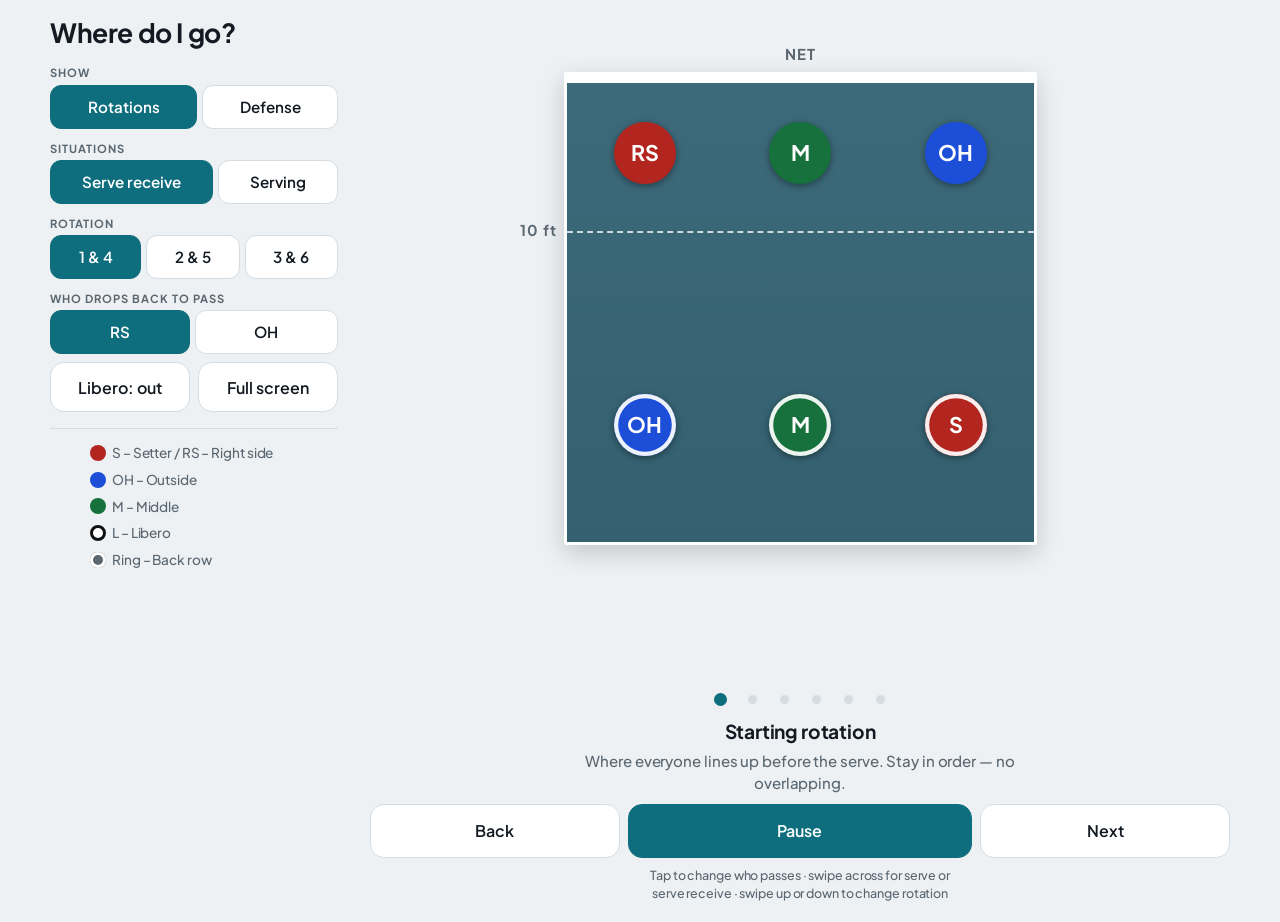
<file: court-positioning.html>
<!DOCTYPE html>
<html lang="en">
<head>
<meta charset="UTF-8">
<meta name="viewport" content="width=device-width, initial-scale=1, viewport-fit=cover">
<meta name="theme-color" content="#eef1f4">
<!-- "Add to Home Screen" on an iPad then runs this without browser chrome. -->
<meta name="mobile-web-app-capable" content="yes">
<meta name="apple-mobile-web-app-capable" content="yes">
<meta name="apple-mobile-web-app-status-bar-style" content="default">
<meta name="apple-mobile-web-app-title" content="Where do I go?">
<title>Where do I go? &mdash; Volleyball</title>
<style>

  :root {
    --bg:      #eef1f4;
    --card:    #ffffff;
    --ink:     #131a21;
    --ink-dim: #5a6771;
    --line:    #d5dce2;
    --accent:  #0f6e7d;
    --court:   #3d6a7a;
    --court-2: #34606f;
    --chalk:   #ffffff;
    --mark:    rgba(255, 255, 255, .34);   /* court watermark - raise/lower to taste */

    /* Role colors - all >= 4.5:1 against white text */
    --c-set:  #b3251f;
    --c-oh:   #1d4ed8;
    --c-mid:  #16713c;

    --radius: 14px;

    /* Swap the first entry to change the typeface everywhere. The stack
       degrades to each platform's modern UI face if the webfont can't load. */
    --font: "Plus Jakarta Sans", -apple-system, BlinkMacSystemFont,
            "Segoe UI Variable Text", "Segoe UI", system-ui, Roboto,
            "Helvetica Neue", Arial, sans-serif;
  }

  @media (prefers-color-scheme: dark) {
    :root {
      --bg: #0e1317; --card: #171e24; --ink: #eaf0f4; --ink-dim: #9aa8b2;
      --line: #2a343d; --accent: #35a3b3;
    }
  }

  * { box-sizing: border-box; }

  html { -webkit-text-size-adjust: 100%; }

  body {
    margin: 0;
    overscroll-behavior: none;
    padding: 12px 14px calc(20px + env(safe-area-inset-bottom));
    background: var(--bg);
    color: var(--ink);
    font-family: var(--font);
    font-optical-sizing: auto;
    line-height: 1.45;
    letter-spacing: -0.006em;
    -webkit-tap-highlight-color: transparent;
    -webkit-font-smoothing: antialiased;
  }

  .wrap { max-width: 560px; margin: 0 auto; }

  h1 {
    font-size: 1.3rem;
    margin: 0 0 10px;
    text-align: center;
    letter-spacing: -0.015em;
  }

  /* ---------- Pill selectors ---------- */

  .pill-label {
    margin: 11px 0 4px;
    font-size: 0.7rem;
    font-weight: 700;
    letter-spacing: .09em;
    text-transform: uppercase;
    color: var(--ink-dim);
  }
  .pill-label:first-of-type { margin-top: 0; }

  .pills {
    display: flex;
    flex-wrap: wrap;
    gap: 5px;
    margin: 0;
  }

  /* min-width lets a long pill row wrap on a phone and sit on one
     row once there's space, with no media query. */
  .pill {
    flex: 1 1 auto;
    min-width: 6.2em;
    min-height: 44px;
    padding: 6px 4px;
    border: 1px solid var(--line);
    border-radius: 11px;
    background: var(--card);
    color: var(--ink);
    font: inherit;
    font-size: 0.88rem;
    font-weight: 600;
    cursor: pointer;
    transition: background .15s, color .15s, border-color .15s;
  }
  .pill[aria-pressed="true"] {
    background: var(--accent);
    border-color: var(--accent);
    color: #fff;
  }

  /* The passer choice doesn't apply while serving. */
  .muted { opacity: .38; pointer-events: none; }

  /* ---------- Court ---------- */

  .stage {
    width: 100%;
    /* Padding leaves room for players who step off-court (server, wide hitters) */
    padding: 7% 13% 16%;
    margin-top: 4px;
  }

  .court {
    position: relative;
    width: 100%;
    aspect-ratio: 1 / 1;
    container-type: inline-size;
    background: linear-gradient(var(--court), var(--court-2));
    border: 3px solid var(--chalk);
    border-radius: 3px;
    box-shadow: 0 8px 24px rgba(0,0,0,.18);
  }

  .net {
    position: absolute;
    inset: 0 0 auto 0;
    height: 1.7%;
    background: var(--chalk);
    z-index: 20;
  }

  .attack-line {
    position: absolute;
    top: 33.333%;
    left: 0;
    width: 100%;
    border-top: 2px dashed rgba(255,255,255,.75);
  }

  .mark {
    position: absolute;
    font-size: 3.2cqw;
    font-weight: 700;
    letter-spacing: .08em;
    color: var(--ink-dim);
  }
  .mark-net    { bottom: 100%; left: 50%; transform: translateX(-50%); margin-bottom: 2%; }
  .mark-attack { top: 33.333%; right: 100%; margin-right: 2%; transform: translateY(-50%); white-space: nowrap; }

  /* Big tonal watermark naming what you're looking at. Sits above the court
     surface but below the players, and pulses so it stays noticeable. */
  .court-mark {
    position: absolute;
    inset: 0;
    display: grid;
    place-items: center;
    z-index: 1;
    font-size: 44cqw;
    font-weight: 800;
    line-height: 1;
    letter-spacing: -0.04em;
    color: var(--mark);
    opacity: 0;
    pointer-events: none;
    user-select: none;
  }
  .court-mark.word { font-size: 15cqw; letter-spacing: .02em; }
  .court-mark.show { animation: mark-pulse 4s ease-in-out infinite; }

  /* Opacity only - a repeating scale would read as noise. One cycle per 4s
     is far below any flash-rate threshold. */
  @keyframes mark-pulse {
    0%   { opacity: 0; }
    12%  { opacity: 1; }
    48%  { opacity: 1; }
    72%  { opacity: 0; }
    100% { opacity: 0; }
  }

  /* ---------- Players ---------- */

  .player {
    position: absolute;
    width: 13.333%;
    aspect-ratio: 1 / 1;
    border-radius: 50%;
    display: flex;
    align-items: center;
    justify-content: center;
    font-size: 4.6cqw;
    font-weight: 700;
    color: #fff;
    box-shadow: 0 2px 7px rgba(0,0,0,.4);
    transition: left 1.1s ease-in-out, top 1.1s ease-in-out;
    z-index: 10;
  }

  .s,
  .rs  { background: var(--c-set); }
  .oh  { background: var(--c-oh); }
  .m   { background: var(--c-mid); }

  /* Ring = back-row player. Order matters: .lib must win over .back. */
  .player.back { box-shadow: 0 2px 7px rgba(0,0,0,.4), inset 0 0 0 0.9cqw rgba(255,255,255,.92); }
  .player.lib  { background: #fff; color: #111; box-shadow: 0 2px 7px rgba(0,0,0,.4), inset 0 0 0 0.9cqw #111; }

  .ball {
    position: absolute;
    width: 8.333%;
    aspect-ratio: 1 / 1;
    background: #fff;
    border-radius: 50%;
    color: #1a1a1a;
    box-shadow: 0 3px 9px rgba(0,0,0,.45);
    transition: left 1.1s ease-in-out, top 1.1s ease-in-out, opacity .5s;
    z-index: 15;
    pointer-events: none;
  }
  .ball svg { width: 100%; height: 100%; display: block; }

  /* ---------- Step readout ---------- */

  .step { text-align: center; margin-top: 2px; }

  .dots {
    display: flex;
    justify-content: center;
    gap: 2px;
    margin-bottom: 4px;
  }
  .dot {
    width: 30px; height: 30px;
    padding: 0;
    border: 0;
    background: none;
    cursor: pointer;
    display: grid;
    place-items: center;
  }
  .dot::after {
    content: "";
    width: 9px; height: 9px;
    border-radius: 50%;
    background: var(--line);
    transition: background .2s, transform .2s;
  }
  .dot[aria-current="true"]::after { background: var(--accent); transform: scale(1.45); }

  #phase-title {
    font-size: 1.2rem;
    font-weight: 700;
    margin: 0;
    letter-spacing: -0.01em;
  }
  #phase-tip {
    margin: 4px auto 0;
    max-width: 34em;
    color: var(--ink-dim);
    font-size: 0.94rem;
    min-height: 2.8em;
  }

  /* ---------- Controls ---------- */

  .controls {
    display: flex;
    gap: 8px;
    margin-top: 10px;
  }

  .btn {
    flex: 1;
    min-height: 54px;
    border: 1px solid var(--line);
    border-radius: var(--radius);
    background: var(--card);
    color: var(--ink);
    font: inherit;
    font-size: 1rem;
    font-weight: 600;
    cursor: pointer;
    transition: background .15s, transform .08s;
  }
  .btn:active { transform: scale(.97); }
  .btn-play { flex: 1.4; background: var(--accent); border-color: var(--accent); color: #fff; }

  .controls-secondary { margin-top: 8px; }
  .controls-secondary .btn { min-height: 50px; }

  .btn-libero[aria-pressed="true"] {
    background: var(--ink);
    border-color: var(--ink);
    color: var(--bg);
  }

  /* ---------- Legend ---------- */

  .legend {
    display: flex;
    flex-wrap: wrap;
    justify-content: center;
    gap: 6px 14px;
    margin-top: 18px;
    padding-top: 14px;
    border-top: 1px solid var(--line);
    font-size: 0.85rem;
    color: var(--ink-dim);
  }
  .legend li { display: flex; align-items: center; gap: 6px; list-style: none; }
  .swatch {
    width: 16px; height: 16px;
    border-radius: 50%;
    flex: none;
  }
  .swatch.lib  { border: 3px solid #111; background: #fff; box-shadow: none; }
  .swatch.ring { background: var(--ink-dim); box-shadow: inset 0 0 0 3px #fff; }

  /* Rotation and passer mean nothing in defense; the situation row means
     nothing outside it. Swapped by a body class rather than inline styles. */
  #lbl-defense, #defense-pills { display: none; }
  body.mode-defense #lbl-defense  { display: block; }
  body.mode-defense #defense-pills { display: flex; }
  body.mode-defense #lbl-rotation,
  body.mode-defense #rotation-pills,
  body.mode-defense #lbl-passer,
  body.mode-defense #passer-pills,
  body.mode-defense #lbl-play,
  body.mode-defense #play-pills { display: none; }

  /* ---------- Collapsed picker (phones) ---------- */

  .summary, .scrim, .picker-done, .picker .legend { display: none; }

  .hint {
    margin: 8px auto 0;
    max-width: 30em;
    color: var(--ink-dim);
    font-size: 0.78rem;
    text-align: center;
    text-wrap: balance;
  }

  @media (max-width: 700px) {
    /* Gestures need both axes, so the court can't also be a scroll surface.
       The rest of the layout is sized to fit without scrolling.
       Full bleed with side padding trimmed to the minimum the off-court
       players need (14.2% of court width) buys ~13% more court. */
    .stage {
      touch-action: none;
      /* Full bleed, but never taller than the room left over - otherwise
         landscape would overflow and there'd be nothing left to scroll with. */
      width: min(calc(100% + 28px), calc((100dvh - 272px) * 1.02));
      position: relative;
      left: 50%;
      transform: translateX(-50%);
      padding: 7% 11.5% 14%;
    }

    h1 { font-size: 1.2rem; margin-bottom: 8px; }

    /* The key moves into the sheet; the footer copy would push us to scroll. */
    .wrap > .legend { display: none; }
    .picker .legend {
      display: flex;
      margin-top: 14px;
      padding-top: 12px;
      font-size: 0.8rem;
    }

    .step { margin-top: 0; }
    #phase-tip { min-height: 2.4em; font-size: 0.88rem; }
    .controls { margin-top: 8px; }

    .summary {
      display: flex;
      align-items: center;
      justify-content: center;
      gap: 8px;
      width: 100%;
      min-height: 46px;
      padding: 6px 14px;
      border: 1px solid var(--line);
      border-radius: 12px;
      background: var(--card);
      color: var(--ink);
      font: inherit;
      font-size: 0.92rem;
      font-weight: 700;
      cursor: pointer;
    }
    /* Border triangle rather than a glyph, so it can't render as tofu. */
    .summary::after {
      content: "";
      width: 0; height: 0;
      border: 5px solid transparent;
      border-top-color: currentColor;
      margin-top: 4px;
      flex: none;
    }

    .picker {
      position: fixed;
      left: 0; right: 0; bottom: 0;
      z-index: 60;
      max-height: 86dvh;
      overflow-y: auto;
      padding: 16px 14px calc(16px + env(safe-area-inset-bottom));
      background: var(--card);
      border-radius: 18px 18px 0 0;
      box-shadow: 0 -10px 34px rgba(0,0,0,.28);
      transform: translateY(101%);
      transition: transform .25s ease;
    }
    body.picker-open .picker { transform: translateY(0); }

    .scrim {
      display: block;
      position: fixed;
      inset: 0;
      z-index: 55;
      background: rgba(0,0,0,.4);
      opacity: 0;
      pointer-events: none;
      transition: opacity .25s;
    }
    body.picker-open .scrim { opacity: 1; pointer-events: auto; }
    body.picker-open { overflow: hidden; }

    .picker-done {
      display: block;
      width: 100%;
      min-height: 50px;
      margin-top: 14px;
      border: 0;
      border-radius: var(--radius);
      background: var(--accent);
      color: #fff;
      font: inherit;
      font-size: 1rem;
      font-weight: 700;
      cursor: pointer;
    }
  }

  @media (max-width: 700px) and (prefers-reduced-motion: reduce) {
    .picker, .scrim { transition: none; }
  }

  /* ---------- Two columns on a wide landscape screen ----------
     Single column wastes most of the width here and still needs scrolling.
     Selectors go in a sidebar; the court takes the rest. */
  @media (min-width: 900px) and (orientation: landscape) {
    .wrap {
      max-width: 1180px;
      display: grid;
      grid-template-columns: 288px minmax(0, 1fr);
      grid-template-areas:
        "title  court"
        "picker court"
        "picker step"
        "picker controls"
        "picker hint";
      column-gap: 32px;
      align-items: start;
    }

    h1        { grid-area: title;    text-align: left; margin: 2px 0 12px; }
    .picker   { grid-area: picker; }
    .stage    { grid-area: court;    margin: 0 auto; }
    .step     { grid-area: step; }
    .controls { grid-area: controls; }
    .hint     { grid-area: hint; }

    /* Still height-bound, so cap the court by the room left under it.
       224px covers the step block, controls, hint and body padding. */
    .stage {
      width: min(100%, calc((100vh - 224px) * 1.03));
      width: min(100%, calc((100dvh - 224px) * 1.03));
    }

    /* Safe here: this layout fits without scrolling, so the court can own
       its drags instead of handing them to the browser. */
    .stage { touch-action: none; }

    /* Narrower than the default 6.2em so three rotation pills share a row
       in a 288px column instead of wrapping to two. */
    .picker .pill { min-width: 5.8em; }

    /* The key reads better stacked in a narrow column than wrapped. */
    .wrap > .legend { display: none; }
    .picker .legend {
      display: flex;
      flex-direction: column;
      align-items: flex-start;
      gap: 7px;
      margin-top: 16px;
      padding-top: 14px;
    }
  }

  /* ---------- Full-screen focus mode ----------
     Driven by a body class, not the Fullscreen API, so it fills the window
     even where element fullscreen is unsupported (notably Safari on iOS).
     Native fullscreen is requested on top of it when available. */

  .exit-focus, .focus-title { display: none; }

  /* In full screen the picker and the summary bar are both hidden, so this
     is the only thing saying what you're looking at. */
  body.focus .focus-title {
    display: block;
    margin: 0 0 8px;
    padding: 0 60px;
    color: var(--ink-dim);
    font-size: clamp(0.8rem, 2vmin, 1.05rem);
    font-weight: 700;
    letter-spacing: .03em;
    text-align: center;
    text-wrap: balance;
  }

  body.focus {
    height: 100vh;
    height: 100dvh;
    overflow: hidden;
    padding: 0;
    display: flex;
    align-items: center;
    justify-content: center;
  }
  body.focus .wrap {
    max-width: none;
    width: 100%;
    display: flex;
    flex-direction: column;
    align-items: center;
  }

  body.focus h1,
  body.focus .summary,
  body.focus .picker,
  body.focus .scrim,
  body.focus .legend,
  body.focus #phase-tip { display: none; }

  /* Gestures are the only way to change anything in full screen, so the hint
     stays visible there and scales with the viewport. */
  body.focus .hint {
    margin-top: 6px;
    font-size: clamp(0.72rem, 1.7vmin, 0.92rem);
  }

  /* With this padding the stage is 0.96x as tall as it is wide, so dividing
     the leftover height by that sizes the court to whichever viewport axis
     runs out first. The 200px reserve covers the state line, dots, step title,
     controls and the gesture hint. */
  body.focus .stage {
    touch-action: none;   /* full screen always fits, so gestures win here */
    width: min(100vw, calc((100vh - 200px) * 1.04));
    width: min(100vw, calc((100dvh - 200px) * 1.04));
    margin: 0;
    padding: 6% 12% 14%;
  }

  body.focus .step { margin-top: 0; }
  body.focus #phase-title { font-size: clamp(1.15rem, 3.4vmin, 1.9rem); }
  body.focus .controls { width: min(520px, 92vw); margin-top: 8px; }

  body.focus .exit-focus {
    display: grid;
    place-items: center;
    position: fixed;
    top: max(10px, env(safe-area-inset-top));
    right: max(10px, env(safe-area-inset-right));
    width: 46px; height: 46px;
    padding: 0;
    border: 1px solid var(--line);
    border-radius: 50%;
    background: var(--card);
    color: var(--ink);
    font: inherit;
    font-size: 1.15rem;
    line-height: 1;
    cursor: pointer;
    z-index: 50;
  }

  :focus-visible { outline: 3px solid var(--accent); outline-offset: 2px; }

  @media (prefers-reduced-motion: reduce) {
    .player, .ball, .btn, .pill, .dot::after { transition: none; }
    /* Hold it steady rather than pulsing; the label still reads. */
    .court-mark.show { animation: none; opacity: .8; }
  }

  @media (min-width: 600px) {
    h1 { font-size: 1.65rem; }
    .pill { font-size: 0.95rem; }
  }
</style>

<style>
  /* Plus Jakarta Sans - latin subset, variable weight 500-800 - embedded as
     base64 so the page keeps its typeface with no network at all.
     (c) Tokotype, SIL Open Font License 1.1 - https://openfontlicense.org

     The payload is split with CSS escaped newlines (backslash + newline,
     which the parser removes) and lives in its own style element. Safari
     was cutting the stylesheet short on the original 36k-character line,
     which dropped every rule after it. Isolated here, a repeat would cost
     the typeface and nothing else. */
  @font-face {
    font-family: "Plus Jakarta Sans";
    font-style: normal;
    font-weight: 500 800;
    font-display: swap;
    src: url("[data-uri]\
      P1NUQVSBHACFNC9cEQgKgYxI7lYLhDwAMIHLEAE2AiQDiHQEIAWGXAeKIQwHG3PcNaoT5UJ2rjvBFbXb1zrCyICwcZDhsTEZ\
      ibBTnFVS2f//PUGNMeRZOxBMy80nwssIL4KRVlVWPVvuKhLWyDHqzqzt9i3jsf0imSFDA83Xui3bPfnMmSlI4ra1RWYWA5CO\
      0JIgbL6GrFlWgrQtAUMewx/GbmdZhDMtwyvcUyGwCAQQBKSCx4kzvZdsNH8uuPVF/bVT/8p1W/EwLmL+iGO3nSXL8vN9/SLA\
      nR4iZT19eH5uf+59sbegxpijxghhKDmhB44xYcCGtHzFJtsojI+R/T8/GptfhdWI1T8wcj/V1K8HVdwsthXizzMZpuviafZG\
      cATqkjRAl9MScGYHKf+HHDu2HFvUrW6ef35/z/+Yaz/p3AewuskfqmxyBON3cqISmN//iWrGhgoOc3b37r5gqgaoCoRDtduD\
      BDVK4YD/8Lhp/yo+0YoBwSyBBNGEEIHgFSi0VGxtVyo6a2d+upOebrf9fzsT7bY737w98Yn/qLP3JccpMczt1mXosHVY4u8P\
      21ygD5gjDtoxyTKILFuG0MHRO62+JNuSLYKW2CLbMnHASS572WyWmKN1Dr8e/ALgFzDMbS5LmQxkMhBA/zFn9r8dD+hF5WAJ\
      OJkCC6bRIHQZfE2uRYQlOi54woaQKA8fOpfJE88eZEyfdrmqtO/PnICFP6WHUjUdr5U7XrByOPwth2VmNY96LPVYa2Y1Q3nZ\
      TrCYVVpn26YAT3wB/OlHv85f4mnk6ByUIr3cLDTLZH7SWV+vypLs9nQP9vASHxGFEGW/7F5IossuiDlc5gayJVsWFbHFdC5X\
      gnzg4lLRYbOpKNk0PvDVWAi0AQEUBEL//bKf3TPNr7dDfpBdyHIKYVJ2eCTCTvph9rI8QlqWnJcQko5GoVEpKAqLopAep1GW\
      /99Ue9t3MaA0pHZ9COGHkZyGa/Ps08b5uSUFip/O/ClUTrmceQMQEwghidohQH2B4IYBFDwAqV2Q0t9FWhmCuPupsEly4IaU\
      H0jJZ0RtAPm1x9SP+g4x6GetUyq3qB1S9Vs3nUuXLuoQe7e9XZTuavtf06YPWEXt4zHuJKUJd8Ym7+3OUnpT4FCX+ZkspRTp\
      kAZvgsQhJEiJ+ab7NKMU6AZtMH+d5tgib4/tWPzfsCxPe1xCShjS2SDhY/+6YiUVcVLn6HVuJrvD2FR7r3BlgoKgsIEBRkFG\
      uJXJ0iIW/orqH2Otmtzn+zzPM0NCxJEQASlZj4+BYJQD5OpLv2aPk0LbSvUnKGKSaQCCxSQaPMrrGgAlx2Nqd0+KtECOfEsm\
      8/G5VIbQIgbojxFBUhBmBYhCxYhSyejLVW6vNtHneBqQVucI7b/gTCTEGQwCeIwBXAP8BVAYBqAA8tb6p/Pu0qkvv/i9wpq7\
      dsOWqZlWf/Ysb+w/fjY+e9/on3pbv7D121t/yaoXf237h1VXLRen2x/b/q2dj+wme7r3au9n9n6/WLybF9Vx/ah+XD+rP1Z/\
      YuvjYnu8fbZ9fzNrTlrUVu2T9v14itaoOVHFEJbwRCBSYkcURE009KUJVTHvwzD2HMO/mPdDeEb8bL1nfWF9Y/1o/XytkOik\
      L/e0Cj2kAIJ8+f98rVCpA7Q6PXgAgQtfPnoeCQj6Gl0AwMAABCDhz4DuubDkwf781+Za2GMBsK0IQNDzPhtrociDKOx7cQIN\
      Riew4BGFC8j43un6EB/Xh0zDuF2zAdMtmLapn9IpGEvl1vO6V+/Dq461wL3vJ32rL/WJ7upvq8w9vabbeyo2r+6izmljx+C1\
      03LqmIKT4Jizr+uf6q0T1VXf1p7ahIMtqlnVWOVVWJmVyEZUX11+rBsrYV5PmwfpzYl05fPsqdRlac9tacXvx9IUxBJjdIwP\
      wMxjBPq+SrjPD8ocvRSdhf7hLn/rlcVrt8eb3CvSpc7yn7zR5R7lzKJ4ukQaQf2oG5VQkB/VWw0/oV9gXF4ZNCynKRUky9uA\
      ilg1jTsUT+sSA94mM2lMFLJZnxV9SkFjS8liWUBBuDgGRnIMkpeeIvYSH9Uqepb9x2DzEdniZT1R6Hp/6OqOEurJ3E1iNEfh\
      zGY26yNMNa+xaF22wf3CL2p/nD4MAjqaekmO5XSlgnlZURgfEONlRt3RBFiVH/npddEP3pg+q0fiMwl3nZwJZI0bk36Jn7kZ\
      7/JRundRBTTgCI29vsBTka5pF1A+0pCTZaCDi4tL9+MNAS8RNYTEYNxv/KYOfKHSCotJTKJBgghB5I5qZ2qayOEEWU4ZlPzH\
      ykPoFZCOdjROl3RJRA44gENVpU5FIAUKZ3VW1HJhlMtMy/A8s+v54QAb+snQ7wJT2Ae3j3KJSx1rYFiOiWxKg4b403QINhPG\
      1W1WQ7QF/5DcR7ZtaRuZBXqBOfiSzpcMZ3ZmIt10N50o1+E6SHIj3Aii3WP3+Olic0LaNiVsUwC0BGIilzGMPbeYI+DKVkN1\
      2NShTVo0u6kPV5tUdGMOwoixPh04nf5TqWBapPzSi5ZkkSyLY+OJHi98G7kPCK9HkcMAi3UFOTb9hZj/dRhnXqpjZpE2IfC/\
      FolvU8zWE4Bt8Ly/TXTWHyToYAYmcD62SA1/nurlsZnn4n667b1jRStGKqwkm0+CfIjz+b57px/0sG4Ri/2iZbMxN/dynqtN\
      odxPyhTu/Yhd3ub8f0A8C1twgvzeXYx6zYFpsLa2luMTNOSru/9YhrBmcquDXvo+4//Rj2Son7d8XFzPlMdm+Bx8Z/UI0lEp\
      q7DxtwRKQhxFKvXDa9yTjWNTj7GISqflTWt8CYqkfr12fp74FeqhD3h5yvAEztPWqx5SsXrO0dcvGu6hW8cVhY2ti5w9pqiM\
      RpK74DjcjEVX3jdvJ7FlncZv2Syx02VUzu8J3XAjevmrTloKYmLsFRscv1cuSZY6Fw/JlQ0wM35byUeXDU6CsTVTPJwbjjTE\
      6dwTdhaBdIV1R17Yzdi8dviD6m3CM+mwYQR92Dy0tPvdrx8sUf8p7XBClUr98BPuUrQ3YCvL7vDXfzTPrZBzRLbV7fhJ8lWp\
      37s24hC7O03HYry42uUMb1PP6VmXYzr+9ZfbtXXu/kI7dhFaBpQT7Od4s6VBdtEh8b0UKSM3p6fGwwxPfStwO2ATstQOAOVB\
      0KscQ/CvmKp8NuwexQm1I4/NrheDphOPu9SwkR5eHNXqp2h2E64BHmK4TfV3Z/7F3Z9sX5dyQERMRomKnyHGEJFSWSUb6gPp\
      RiiTr0K1cRo1KdVisnJTTVXrjPPqXNGjyXXXtXrgkQmeemoySnoNAOg1gJBcAyi7o2Yy9BDMvoM3ClOCXJHhAKEAiBtOsCYD\
      WYgbuot3EJGSYbk8PMsjqeIjECvIs0K8vdBOJ2EiSCIg53fFchTPiEpGUsrEgrB6uUxPDP22VJYcglx57OQrSNUw+H4KveAD\
      LzX8U2IjjMQZpeT5whanDF6q3BMVnlPpHVQnZWo0YDR6D01JFy0m4E005fOLF8t1OkDhMLLBn3K6OoOkm7POcXc+6eaKq1z1\
      GJscORx+iHgEb+9pn+MllnBYICKGF0jMK27jFezYn+7AmUAB781lRikld4SHPL0bdUvJq3gp4UOLFYhzBQMM5BPtKhgNu5gP\
      4DSzC+4tZ3HY6coYeXGHh+gnFUmOmQVlNU38YZDhKFlKHMwz5mKqYqhEVGV5tBG35Koe5iXNXsDPrJYqpdeYbLK8lyyF+cWZ\
      /vjN7Ct5Ct/PQ8955J08rZz1zXYwASzjFfDgvz10a85Nd7wV+iXFKZ3z0ewojNsQY+Iy9OmQDiWySU11C0rTKYyjCPTM/Adp\
      obNsNEv+0lExcYXyZMkmp8wjJTKOzg7+o8SBZPsOinmdTZ4TRSb8jIILNR++/PTnL4A2vVn3oWAhQkWKEp3GXzdKlsosTboM\
      FlajjDbGWOOMV6wkDd+vVKXZJDPN0m6u+TmddVce1eUv3U7k9e/scc11Dz3yFBHaMwIq+xoCMUwxQCykB8VCh/GjRPaRqFpM\
      HkqOzKcUe3RkT3tjKOs1Fef2xD9f5JAmB0/HU5nXkIYeJWZ2+ZakJTLH39Zp37BVnTo8yAEOc4rTTVLE5FoJeyY2xPgw3Ql8\
      oMslhznF6RTA8v0z3xOMyDrT0j7cU7zpJQkkMhgDSRjNFIANASmkYiaNdDKwkMkoRjOGsYxjPMWUUM4DHm4hmvHBtMM6Rg34\
      O0F2PKXbTtIae1nJESCatNNkC1zwwRc/+uNPAFoCFfRABn3c2p28oZ+ZS58c8sSDiAOVndWdmU5NKqxWUEc9Ddbos68Je2Wh\
      JXRrBRNsksEmgylMZZr1mB9/PfJ7qH7XCLkVSShfLOrooydDBQwsHDwiBMRtaVdCEEIIIYQQynFlSLdeE98jgwmCIAiCADlI\
      IRUzaaSTIUuRxlh9wGflSQ4bESsrgkbmWQ4AAACAHFZqQXlfRSqSDLwBhBDC7QIZ35go8sTW1VcsmMJUplmnUzsADnOK0+2e\
      rrSDHDy0RzFOCVPuejVVOSBspSLPe0feuZHdCCBDNPFoNjQZa0WNKRgWPSA139JHsoiNBVU55VuFBneka95biwk774ZoYNmd\
      lDf4iN2RNZbD8wxDjw61jJ1+8lDrulOTKH9qTkbx1iJssSErjl4tJpEz8zJdtDzayYKalXxYes5rdTOWnDO+ph5zFq+feG5t\
      XQ0aZ/fZifLzK8rG4hNuh1ej6JKCC1tqGpF1cbsV6ZfDTO7MHtghgoOVwyrGV6F7ekHwknEGcyx3Mr77HMmr3Tx5qVM6qllq\
      VpEyFUeK+M8tfzlqMgN/xMkPBiVB/e8/BNXsNzyA8iHBINGAkAMIwAlB/EYtX0g2Yx2RRo9qD5/jT01FTmYaaripqCyTUFZT\
      MF18uMnQs+xbrQhcfheJ9mvnu6GIBVYCBYneYJ3+jeQNIbqM71plM6HBo73ctcVeINvu86Sx39UvV1BQGKPUtldsMz8UTXnh\
      10Bw2SOZ36OUeIDau9ChM8Odwwud6xy5NgvtkzS5VeT61HiS6PXSIz+jcrr/0VS9akUiEAcclZeGJ4B1wes6KC1uc6KTl99B\
      qju7EkxcBbnSeSyK4NKFrgPogvTXfh8RSPwOZ9v7E4k9iWWyKBJTcEBDFEVC7E7Qt5/CMKBbImVLApoUkCqclp4cQOGuKeOp\
      TTGHLXkiWiGyMHj6Lt3CDMI0rFqQ3G1DmJy3QJMLkJ2sCmnFsiM0MrO+akpNS692HSe267Ts68eFMAz6Q5Qabf3DMGjf5u7T\
      /op1aHE6qSevl4/XJR6+v0B2OOYugEULPhZ7BnIWKYgb5XV7bbAfy2YkkkUmvQjpKN3fvx9fYozwORmcUIPV0fYSBMmpyEEK\
      +WzlBAItGRYlSnJ4TjhouqCEJbsUh8OzOGSHsEiHQYxdQyhGhD/ejKk5ZMyGopZn+we5WY3SxC8bX6haUqXhmU5pW2IBBwc2\
      KuEtoRIEOZqEusfQ1kZYIXVZD574/83LBHY8jS9fwtrj5r9tzztmvuvgu66+j9kfav/UvC8RAFAPoABy/OpoTLu1mxLta8Xq\
      0zer7ibu+Z9f3Py2Ha2/DX+ul9f9TUfT36zc8dfvaa+0C3tvbbxxuNg9cXbi7HwX6sLd8HA0+f78DeMPSrCPXvyJiz976V9F\
      cPlvVGoxXywXT7Zfbf+pekP7u8pYk8x7dz+y+7fmTnto0RqvT/d+3225J/tv9v/Onz5ZbGOstm+O3n980lL0qPYUvYh/p/6o\
      foxrvMWKDHnK8B5+HX8BfxX+Jvzt7J35RfFCZpe4s7i3tJzXc6W9rY/rYxUfPvK3ItHZQJv2fwMLABhg7bI7nAQMADAA4tXA\
      OtwtrbRnyEWuc56fKe8cBrhTJovqts1KPIaHuFhuKkjT+8kyYAHwj9M0AK5v7xj7ILTYO1Ary4Cn+54DfLfdcTMXBF1gv6im\
      k/YDZhhwM0jxEcgdAKDz6H0ADQa56+wHFJwe8EOv+i5vJgzw7QRRIl3TTu9BK4ZJliLlYlOQMfgNOtdYEgQMT9EsO4O+RK8d\
      T/rwwgm0sHKiOT6J0dgicnZkAPpAHeoKmrQutrb95DUx4LDshIo1XQdbYRJOcv2LL/lKCMMyYsZXQzVijVSj0Lhp1Bofjb9m\
      kCZOY+J3+D7ey/2VgdzHxbYC2NEIE2ebTx005JwIpjHCZzhrVBqPV6/TxA77bUCW+gNkK7YVeH9yM/t94nsOAN792Kv1Pt77\
      WO+LAND7YO/dvc8PT3aum+T8cK3GqbZ7ey6DvK4RH+WO97CG3IM4kdytdXyxyK1axc+uLx1xxc8eeeeaq/7yt5/864DfdPrF\
      QYe88Mxzx/QgJKTsOFBwodSPB09qXjR8DHi8Ixh2/IMV54RfnfTGn1EiXjKTFGZWmYbKMswHhhuhyCilylWoVK3mcVVoPvBE\
      3e457pWvHPXAExpP3ccv+7jghukueO1m3HHbS5/7Iv3wVq/v44HPzHDRR/b7WBcexRJwRMRknDlyIudOxZUbe978+fKj1d//\
      AkQIpzNIrIGqDKaXIEkiA6MhLI/gxAvkPM5mpBoJ+ZEctbiHPrsGterUa1VmgkAla+R3mYCMcM55p5xx1mkE4IgiFESEcRTB\
      b+laCphlS0gjLOmrYw02wTi4FcbDr2iCPL57J46hPjLJbjhB+ipV6mK6QHcITwDOhwDc7shmrgb0VOo3ZdEeRgyS1ici8LCE\
      7mX5CZ1tdGo3Dsr2otDba2a0lzYFYZXrk2HvUWnldxhgeJWEG6DNO5LpVxB//q6g9nKDNEa+I691eZcM9S0L/XmHspAlDUMZ\
      pscamCIeghynLeMfRGH5X7wfhd/wgYKmQaTGrM6hp4u9CmKvKHkOyVjy2AX33Z7upUtNb+3zLabgDHMnLk0fqhEUtqmAW83Y\
      zxe3iJUKj1df1xuVNCEAX6RKWtSwucPpxkajOFxRxMZ5iuom615K1IugqJkJ1c9wuJFvdWlHQBh6mKf1/njU2jEK4Yn/4Sen\
      U56PCb3RpBRNz9j5wudKWIgZrx/SOqZrpVuwehUaGt9K9Gmz1LVan3usUTnKvLmaO9Kn1vA+Fe1oFSaqnMwhre9IUU+aGqdn\
      8gUCWTh/JkdZ+sJ6ESvPj8LN4SUEvxm1+Ss0c3ir8AlGql8ukT9+EpN0Mqw+jgEEoODFJa7U3qxjSeVAUqOfi7yw/Dqyf2We\
      GWVJhVQ12pM+IsKPehqNgE3pJm04xBSDmtHQv1HkFPmaDMSJ2lyNBQMbRNNg8epqFYHSZoU1etkM/2QaYsq1y67UXhdf4FON\
      VoTe5LndWAp9d2K3ia8OpJiuIDzfXwsCsAvxVmH7nNomNFJOq7Uit+ilkER0nJXwsHscbhlDUHZ6+zYA3F61SFPvRyCuupCZ\
      whrwmobcpds0sg2VohotqLqQv+YKUZULl8Na4VDeolxc+k2xdIMHbm9Ro0XSz9XrYFlL6v6irxTFC/EGRphdvDwATXBs8/JT\
      wSLQt40ddE8OQ69u0T1sGaOXbT8ootqYl6APIaUbot4KBpplKCWldhPGjQzgpc/dePMiVYR9UH7elWHfbHdSG60D+XmRscnO\
      uVeOnSaQ78ZH7LvaKV4MMIkyKp1cxfVE2PdsZ7Kcsi9/Qt/dj7kevmAUMmGMNqLSsIECCd0aGGV3NBXhahvBqs6qUy33LmvS\
      ynNyV/wseokGWeVQlUYXi8qjOB/YDuzqp36TK5omKLFBzeh48YlqPI5kcYqfqrj6AOpFK9ouMVAgjZISa0U7WvSFb87wgFMo\
      p+vsxeB4yZX15mQdgDqNJnrSzjxnXTtdDK/Art7zW6Vak9kjtzBoIQshZpac4fQOOJSuxg2mVtZBNxkIvRDT3Qk6kMTqsvSQ\
      Uskj/rD5HofZ02qIhkfYzxiKmdGDjB//VyY3wAlaD7QfvYCZdHY0MIoqxQ5UXOSQaDzR/8Va2BoGSuetOG+Au9aMtwqZ9NwY\
      N6dGg6tvSEvqxfIQWlb3Lg/5lnQMEIlCPqFKAMozQWa5/MXhPsix5wlyG/tzKIoPycXKEKYuez5+uH7Lzuc0reffutNEfeHH\
      AsEzo26nA+JdTpl9RYdWKknjPuk2frwk6NbLCr9PxcehZ0VylJvhgQTVpaU/sHjiGJJx3TdEh5cPukW4h69HbLRDQ7dt/iP+\
      vGO/r6hh6emrsG+WxljjCn3/PHrNbZI+QXNis3NeiGIvI8qdokc49MLkx3nlQT77wGL6O0O+x1NQ3hmX2ic7ZUonuFKjpl9Y\
      ctdWPW0+Fp9CHuYkF+/KnxFncIQCfZjstWSLO2asCiMZNQtGOP2gOWXyE1iwM00aPLB2bXcz7RJS4YzdMIerQcf8ZXi84yfz\
      Pbp7Pn20hYpvwoCAQc4OSAgnlpveQhvzycmDWUsPJQPSF4q2nWfYAp8Qh4hFhI2tB402YfX+SneyMkJZd7xOFIzroFsBtzy3\
      om7FnNN1tlsxNyTa0dIDIMLe2uWx6+weZtcund45XcB828vuGFu0oy38GAWQ+gW4ROkc4kM7iST0H6O9ueRxem+oStsqVKis\
      eDUqP6fg8H43/NbNoTZFVfbR0WGvh1w/qIJyW3lRVjOyDeqT6/q7v959UNW4XRIRh3Fzw5AE9Q0MPbPccmusLpSllV5q0GLy\
      3yKoRSRYYVW3uk/9Db6s/RpfWZZk8h1Js/Tqqg6limqtY1GDd1WdEOvSrMvK7J3QawYp2qEMOaImaXM40/TsO12at+rDj2q9\
      eVuEGD7pj1Y2IwLt2sK6OOmRgmQk04qE6uxdxn10NYd3lvYLPfbkmRXVr5UKrTR0uDUWSiM4eb010CrqBek2VKpPYQUjl1K7\
      FU3088mxzcHj0UgwshvD+zFEsV2MtBgxfexPbGHWO23YlPRMgea7V4OXHPu3Re5jv96FqHeGNoqmo5vCxoeUHUZ/KhT6W/e6\
      W6jNyeufdFBrBEWrqIV2wSCtD7XV4pX108Qc53lJ63orUIiwVbZmFfahUzdSZVunrMzeeefuizYHPzXnlLMvCM3zb/sciTBA\
      CyOIocKaGI90uRySF1ymJ/yB6rjTwd4YFpinlmQnlKxmqD/Ai+pSlDgfXsVFqd/zfNepABG72h7VONSHmzX6WI9CO9SuUkdU\
      ogzRK83hRuS7YXZd2fuy1SDdarvOK6tiFMmzqj6GQKdTTSypzq4CDJ9Miibp42zexlPNHdQaS8/9Bl/K4ce7vJXVdnqstmaN\
      tquUXmksindYCjj0GpbrqY5r6YO6N6qprC8LNUZ93gtpkQ+SggHFhfjtIH5v/PRTPUdZknPYBO9EB0tnsuJDIjZsOB01XKi1\
      30X5KG+sYwtNTdmK9eaUjZlmUsI4REQ1j5L1XExjoL+p25lSICJDEqrVJaiWLK2FUe1ValDN/piByuoVVcW8CUShnih39G48\
      3AsKDQpOpHBZoICpsqw8Mp6UB5bZ9P4F6x6hQj4WAa+adYgxEwzod8j+aN1KEj1LrOuGjd9gKk2Gl7Ho8SA7fJm+lynJFP8v\
      +M8kdPzfdFOq2Reecy6wlNjIJ5NT77v7Zu7GjNXc6qwbuaPPqTO/jxfvWIvYrNlZr9FVmSymGJ3z+qy3T9U2Mdw76/2Fqfa6\
      iGof8wt7wsZSRhNrsZ0AD0uDG0xNHdiO6moLNXWmv2AJ+saxSHWll1+GDwZCkUk/s72hntkx6YuEBv1luJdfEakex0Bs9mzf\
      A/G6/w0O1P3/gRF9+70Hatew7k2JBLVxDVtzAJStolX0n2GEtbHZo/xLI+WT9y3LSHLJEEdfEQOVkUP+yLvjGXaSKVaul9AR\
      h0e/MlG3Egax2VDwxmAoILbNLDCulJmcLkt5qNwJbzch9hmfLh492KaqMVk+brqaWr3rWDpyr5cHK120R1q4h+bYNXcu3Jm5\
      YOe2aRmpZwbLhkIvu9GyMfCcNLDZ1N5h3lldbWIc2GwMxBt2UE1+L9Gt9dco+nAnRYopQNhNTtzaowWR5pllz3fsFSKl+HgA\
      YljW5M34+RHBJo4+8jMzF9cuGk7pCMRmgafXZOtwu23ty03eJ6DeZ2BGJHVrtVKSEcHPgJDueNMT8M/mpivf2JIxC+/I3ZB4\
      5nFy1IORPrrwUU3yWTz5HTs/XyIFzBAWjGczpSVcb8AHs5VjYuPLk5ukgcLqHspqjrfpcbIb9gT/osqKiDbSrcQrjBKNmX1y\
      BIqW1DV7bbb4cj34dstnGb9wn9wLGgqCYwQx6D0XOmfQhCIqozGi0oQM4yPhJQZHCVDeaabqz70L/thbvWAGHDs7E35hyunV\
      qfxXpuQvTmVLoua1e+RKR8G/q2aXxz+yl31oj7//NvTPqvhXXNk0BxbkMnfXnYjzj8frMnbHQeGkg503cZcMD3Y+xYEzUn1Q\
      oiZVCqGb0x780sf9Ou9OsVi0Tm0Ma9RBZCtMWU2IBy4kRcdwYxVfbY2rdSGsn+t56MdtgXLcPb7pVY76Q8N0uKShnH6CtsQV\
      TlYQh/OLy/9XjFZVqWFr0Ljt7/8JW1xkJHqMut97uYGbfl8WKJOR9cZlj5ezceSM6VFYxXJytdIn1bEgUUClHC++NJE7y9U8\
      80+llfKNsu414ZB7ItKCXkM1BtdbrHBCTIOhFtMlxWIi6YAoCI55yIlQiFwzVkPTRYWkLYeELGEshKpRd8hqMRGi5oQwHynK\
      Ju2lBHCAcylu/R0Ou9eMsj6qx3r8mRruLDf+0ou1DtxLd4QBq8HgROkfROAvsLXLvV55mzVAr1pJB4TehaSiw5pT2WoKB60N\
      fLTixe8cXEyRK7QWbWzAV/B2sMPsDeOEn9pzNmE2wrEa1GyqRZE6kxmNR1HBHKt8uQ3gBdw4S02Gw+TqYcYjyNx36Sn7ZkVt\
      UBfMar22PvielIzp9XL9sQs2/l3F9cAmxBeWavNvHnA392fBV83wBm7Dp/B+b6wXuCyFbtHZsBFHwmLEYxh76cUaB8GNMe6V\
      nM+9YpTxEd3W48+McxkUvnzQEdagVaguhmEmxu8nFKtB4agBg2PVKPCf5agMfdxqM8f1aNxczzkRIXlSJvtP5IadwF/MFXtX\
      prgUcPSzBYV/5qwboFxL5et0Xs5r1HIBSQYZ3SoJJGRnXvSfStv85eGTePyw7N87Di3+OUM7S/JQOl5L1upRRyvF4PYW3GaI\
      6w01LwuRz0gl00JfpEn6DkGvtoxJBMXl8v9y6mUKfKtYdiIcYtasZAOBlQy9JhzxTETd2zxmg8WiS4B0LFafaNQ3JOQ/FXU9\
      L95nsYrV86FvTIpZ0h8KuN1xEaorueGJah5d2Oih3OPCCO/IXVaZm/S9f5Qbt3WfGn1TDK9nW9KO1++TnCeW/iuuIdUp5bll\
      49zR/Gy1+Ve8mIvdLfYpjRCntVCMywuypf4hf4nr96aIWQcTGkn5XzcFLUs9SwhOp9VSYbHOnaJTV21enUbdICx7Pfh1rARf\
      xAYNKpiqkYDonqeSTU0tqNOZ1KLVFtzaCJOeUraRIcxNXShrpa1MdZAgqoOMlcake0slkpzHZXJcKCLUT4GSgPVXBZBWrgRa\
      Dam51aPcKFJ2oVOQG+4nn/oK+VJTAkWTjgjnUUL4iX6jcZ1qPsKEFfxwoqj68UPuTxzK/6oIvP1dUc3t0+rd0xnPhPqO6bxx\
      gtv+kQtmQMGhgpcK6g/8NWj/X0Uv3dF+8XhEYb9fkHmWvvGkI2LaJgimEceN4RenXV6Yzv0vcQ6mPApQONf14A8Gbj1BvHYr\
      h1PuW6jm1J+iel82zjXsLeaKYeXjfRlsPptx9h7tjzGh3DwtR9e/7y6Wm2kLrL32bXuhbWzx0p+KClWlAuUTlc0Vzwh54GCP\
      JIroyAhruZ5hvhLQMnC53FCnQ2Nms3ExndGo6FOzBY3OB3NDxEWR+AIBQc0zYtFsM0gVxDY2eR4ZGgK3YXQsRkyWfTQ36sUb\
      /dj2hgYYjT4C4PuPUT22o8kPnt25KOWHWWAZ9/lJm8sXFTMK0s8QZJybT7LzPyGj7bCTbMVMDXYF5Kfqel75vIEGYliapawH\
      utrV7HLq/BKlB8NUHr9YN/fYTf/89j5KP0m//NsmV1qnxdLqcjm7Bxzg4OdTiJXn6QsJIvHEhtOLmKc3Qw1Li9TjgT7tWuay\
      Iz61MoDoVX5OBSMRlfZX4y0r6PpfVPbfFQ0ihO11OVJuCk/1O4ESdI/DnmJli/wS7tkvlU3pkZmZlQXlRKfN1kWTju4eu5vS\
      MAo5p4VlnshpNawiBGunIo8wCAb3DdPv04F9wAy234J3EEyoz710KW2Oo0ZjTVJnszfAhlqTyVqbnZkT8yGGKIueXIbScxIF\
      rdWaGFN6vU8iTyJFWnWT4nslYvFBpPrYcSrJY+AmGpk5s+pyBStYN+V2dC33M9ss5t5NGFu1zJ33amG5V9NwaXhh7dSGVQAV\
      Jra8f+DF9l+mT5gUab9O9UYb7t+zeuR9MYH7/km4H5gzHzXson9+4KMU4Bz30Umb2xsV0HLSyzjxGDefZOZ/4oq2wHaiBTM2\
      2JVQgIxZXvi8jAZ8GBultGfR1a56lw32SuQeDFN4vGLt3C/3Hu+65qUP0M/9tghPa7WYWl0uR3evA9z0eSnRdp65ECNiT6S+\
      vlv/9CgQw9hE4QfmR7qJsmtYtSKA6BV+VqXWBlTzL2O39NKhX+T2Hy/FRVqqy2VLuSlHqtcJVHB3OWxPf0R8Yt+znyobr0Qu\
      zEy+XOZst1m7aNLe3W13UWpKIeW0WqmXhlpFJ94Da2VcDuiI7Zugp+nh+woo4V5usXcQtK+fWJpZaIyjRqwmoTNb4jBaazKa\
      oqeXEEt9fQzh6OixkJSWkUhprdZErdTadM0klMoWi7NSEDSRhTqzJ8At73IunJnyaxnebrN2U257V7d9p8ysJm2u9HufFBpa\
      OZOgyqCrQh3m0hYc4XVeg7zZicubvBiiNzFquP2fNwNCqHRht1sXUiuRIEUiEdDeGnLcsRfSSQNjf3oXLizXlJXdN/Fv09oX\
      vW0eQi9T4/+0LHvBAZ7m9SHDp4cffs0D+j8E7RHmtw793bPmUfs1S/ea3H632yjtc4nA6ZFv217L8ebabLaGrydenDreHzzH\
      C56/e8nZj19x508JoCl+YdXAI/zTx+zvvFb8WGP2SZ787QqZrNElAk/xClwYkApS7w7fXrvz2QMHv7OTPFUqkQVwoQyv2Mbj\
      b62ovIPP2wb0J1vfcyxyPNwK3uBVLsgslH+wGvluKR/24CaTx4kIRB8hy2cUQg8h+ESwp7JyEwSNDKP475RcT4yulRzew8K/\
      wLxdzx08sM5R/FSZWObHRQrFv36ZcOLp4dtLput5zPC28vl3gCMGIa5qY9xLJMm6K2zY1alUt1MMnWGYoMu6rxzDpTCXcRP3\
      HLmX8/xFg/H3W8kn8oFs8u47N6nixbJLEtnqg+Si7SqWr0BYsQxXIsbwscmt/xjBtEjOVhiewUumX5JqD8Da/doSOn3bgRtG\
      k3PjXv+jtFRKaRCNL6ICnalQCgTXCY+8KpekQtUEEkhGggdBp+xYV3nkn9xqYwXPAroOZS4KMeI9FGHbvkB0U3Dld+7/zkrU\
      fHfxg1VWFil/MiU1BamD9LzN1nBCbbbFEV0IVoupqU+AZLT5PtzI2Sv28WHtx5fV5Ify1Ty39CBpY3Tlbybxo9hmZrTpIGsg\
      owSUJE9HtDgFgH0pzCmVHKxRsJwC0TAKhWcOrOBYJbh9+p01AxOKpeSkfBu7rRff4kic1byzdgB0Gt8ap3faD6v4pYRU/yoo\
      mjS43K8Oo74CaROWCk1RC4OqLzBnm4Fnhk7SH8x++KOZot+q58uFgbrIscm1kaOBGMG0eo8ND9Nk2sDiQuuLHEYrEYyFj66d\
      DB8L1oHrBTzow98UnBGU0+WqvfVhD9FQpWT+awvG9wxO8V6fJ63s+0FpYaWmsfL1+dsHN211fI1nEAMiApXBt8qF3sTH0xAg\
      umPkA3p8drw4uYz9YAQEx4RHHkpr2z1YEC42sbXAMcAp+1dYx83ZqYWVp8PLg1MUZdv3MZhgz1u7oAmeybz91Yc2/CW45jYB\
      cwAL0wvQJqI83Cw5b863oYJvG4Oej3rAse7YbY6BAcdt0ahzT3/f7Y6o859uV2rQdlPIKUl6MJQ32t175dLJFZCl3og12u1Y\
      Y73JgoSkQz0BYok4rVyhoWgWWVWXWKXnPKt1iYRulZeFV8eTazC/umrRosvV2g1LpM9CuNzBBSySd3hyGYQ/C3KktgY1VmWC\
      hR66Xel8opsVKsYUyk5l+YG1BXc+WtW7YnyOgFWh2kBIhcBBpdavw+AAZfyq8v7XtgQZKKtRNPYcfH7wocSmj1/+cC4iBJ+P\
      L1B32IRKrWDjnwrUIT9Y2BIZD5dSeOWGWhump3Syin/eVoSLfIVUAEV0bI0MFcC3KXjvtv7XUEYu9lWZNTq2Tm6Zp9NTRjX/\
      3HtoHz8z5C3C8cpkAIPhGyXlbzaVsAGvS0M7LF1dlh2hoGU7E9ut4ZBJ06Xbg2GrjSVAuQa0NTXaQRehHWB6AHa5Bk1lAKx2\
      UExHhllmiRvQpM2ONsQxi9Jdfn3bj4e75BZPkCA8IYt07LMf77qeoQJnR2bY7R6mGfcQKQxWL6UoaT1GL2hDbtpsjOmxOpPR\
      KDHUaKpD0TqjUUR+3983r1dRryjr6HZ0EVhS3XiLfiE6f75+oR7sD1w5QmHU0MqDr5v/f8pv/6m01/0dRw6eEO8/sbYD/PVd\
      LSuTM2o1RrBytYaRh3NgZL/LblWqbpXJhlXKYdA777tu5D33Riz21YLfIkHvw3uz9ga79oX2AaL+kMY+UT9Lz4LOCsBxORYe\
      z5wbpePJ1t7iVblv3clyTXy+Oed/Gvpv4VfsvblBAvUXQ8KiAQhaVySEitce5R35geiT9JPgLSk1aqrrQHZWR+Adsc5xM5O8\
      oaWylq4oJrv8FNUfdO1sqHfs7guyzDRU7MrV9ATCPaqji4g3iTemvs0DqDJthwlTU6fBbW/U2GuWs/OzyQjjpAM7H9LhKjq7\
      jmggjvPCh/XLcP2UZoDEUmFz1EaD/LOHuEPT3HRjHAL+I+UtDmw37d+/c6cJsi8m6RgCmh39HyeY7gx1Bneq6AJv+M1fYAWM\
      JNy6r7LLDN/5lgksHXQU4U1RQN6yR89mHHqEe2TnOz39KO9G7j8O3HTZ+2RPW3FFJEhmkZTbEGsu5UXsXU4K/Bjw6MGM/y6A\
      ugcfHEzrUazdmC7Ykg6IHfv3zvYdj/mjqEnhqXwo83OwfexMM4yClGGeg0YNBjQW1Q9cVK+PhfTR8x9FMEbomuHxz7iEUMsZ\
      Pm+mJe0tpLoBGun8+6Ly0sVOOcS3yCAOAs4avpA/UTqJKf++eKqKS4COybaghmw16L9RH7+vYU9n7R4w5yt+bSMmcdoD9xdc\
      v+hVeh4djYNvZnxIJ/JKLvMc21M9vifmjXviIHOGnhKLSBWr/Ewu/0zJqITklAamq1SESafDzWoYZh1ilGcLfygu/qFw6a8l\
      /cEAPln6T6zlhsnJMdY7UZ+pDu9ZeWZ5QnRkcnbff+fYKjc/unsXd+W+R//86pm0OwJHVXDnubUJ0b7fglic14tngjTn38+4\
      f+6PwqlTk+UefjmVskB3ZoPPS5S+jPO91f2N52zB9HvdY8o9Ur+Lm/vlGo7vMIgG3EbXgABE4XHASbDWXUBSdxESugO53Tmk\
      dhejwS2BgZG2KHAfAg6+mENedBdhcHcg380hjenXnbf9u4ts5+6wXd2c7cJo3BJUMj7deTKguwifdgd+6s6h0y3BF0xYdx4n\
      u4uQ3x2ocnMYHYixYT4OxOP562ESH5Fn1wWDunABXcTZTRINY2pSzAiYHTJ7neaKgeiCpCYukslexJ/zxbTvQMmYcMLpwv7h\
      5mzH3qIwHK7BUamVNa/visFdF+R34dKaJMZAjSWzwllToUQXBDVxGqalCz+DgyvA1mchwL4oAYisySOIhnUN250NbKUqNLZ0\
      AK41fOL4VHIyne5Ovw10ZplHecFwDM+IGDEjYeyR4qCDb7mQjiq/HPrTxB+5e/mR+tMbXhPwISL6EynQa3O3rfKNfnwp7E5g\
      7Mnn/IxCoNtKxcQ234gQmYfG7R1WwqJMUXb7Pg77ovQWV8aSIBSTVb7RJQ/KZ11WTDR84w1RPRdKtF6FnkaJnfkW1ZAMthOS\
      valf2GGlQiHbeCWfAHgTsnVsJOPQrMGlGg60unE7qfM9yBom/5DYQGGhFLWILgG9o1H/FEoRfrlR2ve2E1JuuAswG+h9wKng\
      qz8lXdf8rPhhMDP9r7rOZ5G1DOh+anGyatMM33rV/oyS6VhXreQkw7XbNn6VWnzpnJ6U+AkMF6RAT5Qn8CG6/x7xFipBhg+U\
      aTHbtxFIrsZqhf7Ubf1vQh2oJ42gC7zLX/sHn3CPH8WBiWRSU5el2ZznxbEK1pfVsUtrS8s5Sy/ouxPAL5rtc35uz/8LInIQ\
      BYiGLiYs1i52L4K5a0qyL2XfJmQKRUKlMFEckPt58S8rn29co37FaQ+8H9HX6Nv0T0tv3j9mXmDeJsuUFckqZRNl7dG1qOuB\
      KB6zP2f3TfzwQZ30uEvci9xbuU8lB9JW/uPpz4c7wgML/igvE59Z+NP5+fxu/kr8P3HnaShdv2il2F8cLUS5If9E19G9dckP\
      dJE6UN9f+gO9T6iAbin8+TEvSisqK7qr6GwxrxgrHi9+r/iPErLk7pJnSuHSbaXvlh4pKyprLttc9l25otxd/lxFRoWzIlxx\
      c8X3laBydeXeypd5at5q3k7eXbyHeC/yPubP49fxO/hD/LX8nfw7Lv9zeB//cf5X/BnBIkGlwCKICh6B0qHFEAoloM3QN9Cv\
      0CXhHGGFUCN0CpcJbxSeFtlEtaJ+0S2iL8ULxAHxgPhW8Svik+KrkkIJKvFIrkm3Sh+VhWXvyVF5r/wh+Wvy7+W/yK8qAoq3\
      lErlVuUHyguqHJVApVNFVYOqLar9qjdVx9SValjtV+/Q5GnUmoimXbNes1/ziuYjzXeaX7RAO1zbqr1HOwMr4RS8Gr4Vfhz+\
      EL6M5CE44kNiSBvSj6xGtiK3Ivfi4A2/o7CJDAyYgIEJAKxPH4kGnQ7swTrAisyUM4Ut+kwelxH69W8v596dV3sp34ZbslvI\
      CAT3X/9VtwYCEc8GjkjoV8gBtvcLeq6YHH3BwxvGb/+uDbOz/a+DKTyfMt7zhokXfg1qqLYFSHS61L1ozAf+dGC/RfdEAagw\
      0YK7RR+ld5HGE/Y9bqiL5tE7qpOIk+ONOO9/FrK+kNgai4uB70cJl8RLH8D16PocKNC+DUYnRSfKZLRA05dVDzzX9uLc9RR2\
      XhdQYer1mNtUnLrgdCS5DJdqiNCcs7PorGB8Rd3g0wcFpjLx2JExOPNLR9uN/uD0l6CsI6EuOCJTnxg8Sv2nBCpKZcj7w5WE\
      gw16jSPm55s++uBqWLB4uLTOY+esJDgK4ZVMUsV6WZTHuqPf1BUJmMJEAETApl2CZI4sMCWL6z6gsjRknF2KatZT2fFMmVhG\
      8af7fLy43Ne8ouyq6+8/EMktLEmQgAgBmxUJ/u31W8I+3de6nfl1liYnP0QRkEBmLJMRyLA03kBkp0M6xGzds2q0F1jpCDwS\
      B3VdGDE5Szw0Pu5k0mwCuldf6xI7Ip1/FyAxIcd7MZgNrP/S2b+74/JT4hOuFDAaNc7/eat0aEPPsDCclEfgJtj2lB+vh8uc\
      SAXHe0iPfu54b+js2inww3kAUiHdDCq/7NuauGRh69FdTannt+Vh7Jssvrg2SrDdlOHsXzwqK93zHzDnPP8WM1j4z8AiliUk\
      SazS48Gov392cGHrUZDq8/3sbaIksXFHywk3oNuHQSWjjMVUTa200fq8xalWiKVIZTLKFycSCkcJbYANn9hFU0ddQsJu9zso\
      wdIszKE8wZJnN5NeDm3ref/boZYSU9dbN8x925jFDWBHwiHC0E7X76596MhSh/P7/O1Yy6zdGef5gyd2np9rgSiBTMsXfyX9\
      Vf/wEtkD7wByKJcBGe8PhMf4iFRHRh/yh7KUEvvZl8pK9/zfzI7nf2WKhd8AMZ33IKsP58VEpL3NxUvmqCnvorhkgYBjj0ps\
      Br0pNGAT7KEU/UfW7ISKTUrmIA95jWcohz94wIg63T7ODBqZoBJpaDwimCWspGzm2P9U7074f68QBn+LHbjABj56xZfsInci\
      aeZohD2SFZhsweoXRWEZ+iMEfPBDIv3uA05q+LJfw4PKpF6Ah0zQN60lbwmCZazk6sa3k6b0WEuRNt1wzX4fbmjZkmiT+ze+\
      /MMb/0QODN3QbIofjempO/r5lV6ocgU/mJWOFfFKrNLntr91+Ly9gfp9IFbZRfl7O/g7M+468E/6cwW3bXEbAMopZZRko2LF\
      RxASsMk1Q6BJOW7kKISyjKBCEIQDNMNIGLyJzqIqgIjxbaeyAg5ZG+jl1TjtaAlYakFnKhIovIKLV0fbgiNbQXKx0T/sRsBO\
      gwJMcBzTapekBMQI8/OYR8HOzc7pAf/3ZgTufH9eSx9Hnm8qiHsUMPhTwBkef3fBBY+/s2C04B/gLrHdtwB1Tdvc5NSKf+g+\
      cuvP6ssecOuV86EF3QW/DS/c8CUADNjZhx9ammkSqg6JeL56zdLpjQvmbeEOOHS5e6CZF7dk2NCNGFy0uZ1Y1EOrhlz3SXSv\
      fHq+WmsYVpt8DvwtCcd3wM5r/VJioNzi4bd/MDMOQHdjFwAMkyVhfD4IN8NxL85RZaZYO4Cltg4WzmIFSN93BeORurEc9WxO\
      ocxtLrO4Osywq/I2EPUpGrYHWhuCCmMOcbrdb/nIwcAxMYxP53QGrcTIPDeXVW6MlIiWrif9tmOQkLDwVVzOIIMy3kVnvxpS\
      ycCFQ4x7LUeubo6t7nj+WlCS/ygQLHawKxQLL2El4WQc7FXTsbpVcHqdnIapE8l+fVwpb14n/6F+hZdu5xaY3DgJALaQEtNB\
      Pnouco3iIG+SUYbkFI0TS75rBY97rdXv3X+bS59eHhhWWayRCfJu2+RIYj6Fh+BhenPPgvVHXJpYJeY50kDnWgEHfOAL7P4t\
      P4CbzU4GuixgTUKHOLYNfNVDSlCxc5EzmqcFEIXmSJzVjSsrqBTGpbPn9bwa6Suhnl1d7sOz2ukhtBGnRzYz3C9PTxfdQlO8\
      dvRC1+gCAVgIHQ3stcGc6urlpStXAy8KeR5WHbqVP9y6o31u2xyKyq6lKrzU/0AjelFGPDOR0UuG6Sy4ifBCxVSM/yuIWh8a\
      0DK1A9DOaH+CHL3ZVLAgE6RNMEzVIeh8VgQ084cGNp5vhD7CSjqD8z363LakgJ4EMvfdxFR0RvN6WLZOnJCAsrqoyS3YO0+X\
      le7535mR539k8oVfARGJ00KuQx/Ot6c7I1Bav+Zl64GpJfXL0U1AP7uKUZbNoLvtFPqorE83s6DsTc+P5v8BhvLL0fC3rWNJ\
      xCzcMLWtXvwtC/7nZ79+MufGDSBM+quriSXGeOOvKSzrXeC9jees0nuJWJHHFFakBCpg3JGnWVn9rEyo1d/+2Vz+g/k1V9n3\
      Dwf5myjGpitabI3FTIHadJr6x2dFf5tSwDoUZDv9AwXPfJDD98e5r3wyOwvtVfSfzc9vDy2bUmS/+klRcx2hA2s9z7r79/XT\
      D18EXb7N8H8c2b91m/Pv/QlcX8BD6KEUNDLGB4HRvqdmT/Yt08Llai7VRnpY0rjdh6xGvLHh0sQCHsIlPUYtuxz7VGCxHkJj\
      GajtooNJAhxqZRofCTtTIGfPRacWgtSjL3Ybl/stgXiy7dLZBKedT1eDHNzIl+3q6qhPSvAhXCJY+1gC+TUUnttuBbPwY9N0\
      MMPK4txZVGMIu4c9uTNwzhY7AHc/BGvJdI83nXkeLzszxvu6PI8fnFybS/CL8PPBOW4r3eRxmKZMU5BNjVSGw7T2iOki53fd\
      NKLNiaXT+lSRVJkRLpf3eJvpKcb3qgWD59MR0pIwFkmhGAab4TB+0TxJEh4L0Yw4IUS+md6uKN0PklGOpVHQfHlNGSqLmpQ+\
      1LsNl99Y31XEMPGBGkhq0+oFEj8cK7u9ce/qMaMqN7l5LKyulh0vRewV91MUf+sP/uFr+9FpCTZIeLZxCxt0cBgG2osWeVmr\
      ibGjm6NQI3Tiw4qi5iiMvowLCzjwYcI0TXKvX310WfXDjXBjdhHbMNoLrWPNhilqYzAWs4z6NoYY2crJVmaYh0Cc5ozt145f\
      SdPtNTeVUZx7nHSZgRMV3yH9qn2nUq5W3QtrpaBxmWYzpIsnfBhh5jm+0idSYHUvhdQ+13ddoUFho4VUDKNRTc4sLve0iT0q\
      O7URjbAAC6ZPRLHHJo6UhIPwRqJUQ3eaMkuV65iHHiSQzRkLzgow6TLn/UmGRFSj7yjFL0w8uwAa3mpqlVA0DvzPTo9Res39\
      HMvjuvVfCR22M6XHQEhlGFnE4tBt71XEqqoictODjquS8rMYAtlGWnkDV/3DETMeIdNciC0LIZZsQZOZow09JJL5cZmk1byh\
      ePP7zkDv5GkC1CpTOCkSE7azIkex0R1aQKP+7/8siy9tbrXFm847cVOspB2tpEDHFqPQHHfQf1M4Y3nFhD4+gzfhzdQkxsqy\
      fiNlerYYx6XIVYkaR2lBNMH5kIIhZtezh9Qc1xWuFY7sUw42hNukHDaKwnb3n89+0yqOx5zrkWhbazrxLGD1JsodTvuy56ni\
      jQve+2L9+qiVI1X9SS7V/cHR/vZuB4+wLjTddBQmSgphAtHQH6zHe2lqM2Mi6l7wggOHa0xnLJVBfs6gWMmn945Xi9vYBpCt\
      4o6mauzmXk5KneLorE9XTyOW4Ha4I1mmnE8wa7DJ+J1AdMyeFT2DN63sY1GkpelqR85hYMJEa1YphcCMLPfDUVoWbMzWzvRb\
      h3VnNzTaNtCgxz4rzF3k3zj9xZ/e62e+ujTsD3yi7To78wIbBu7wMqOENN3X8sZMrzb9bAwnRb8pydXPFKuDcd+DZMl0j9ec\
      JR4vOHPbvIAe9JIm7S0uatHaBSWlMLIPISnbTBAnpeKNbeV9OnM5QMUrpV4bKzthWQjoUhUj2wuCfFyofo2QrkMYOPnxD8cN\
      d5eNNXGZ2EUNd+eTJ3je8aL5asZ5996siKNe4bLMIBtvMQKjvlzKDphNsUoLjFdbObBIUvWyGTGJtnWwTyRP360J43OaN6pL\
      fRGVijHRb0en217/RYPeDEc3wO98HVNCqJDEkbe3t76+nOKt7w/zQ//fzZbbrmYaLlpfNA+jVmtkvG1lk1PUwQQuEzlnPzBp\
      54xEuOUWq83B2td1h+g8OTO6xTlztnMPhBqUpBMDPeYpakQve2uSxptSBaakc8xkKFZHmiGcjVSqtdetV5rtVtAXWIqjQbkf\
      BrN+0LijURgyPFHOUd8gFSTkKhjTOOQPNvgYFmuhfnGneaACSmiIpChPDbOnYEHI802pWBQti81w0f0Zykume3ztzBrv0yIe\
      /1Z3AsTQSKgZIOIioNFB32jmz0uFCOA91JEUSgkTP9OzCThOTplW6Iu+jjfel5HpKbe/jv3WXMqdVYnmhxpIQoIIilXF8kuU\
      /dme5VcJ+SQtt8raSNaEVW0uV/axuK/pz6s800SoQaUMYUqPt86yq1zn+5NXi/+DfM4jDMVNvnaKcvI2QItPlma+TLhXvfPk\
      qE6dHmQprQ7KJm+GqFJ7puQNx98JOThWQxYVyhyrTiXmqnmf8JZYgEl0y/a9auyGzf5Ey/SDcqNRNVpdz8/mWYjSE7JZ1I+F\
      alLm0D1W+Kact8q312pr3EJ/p11PUgiVbmwk0pArfUn8+b14YxGIjETf3nuyI/bnlk9X+ibruowK3S4GGuocRy+4By4IZ1z0\
      QBQAI2QmRJQXYs0xSwnv1TYEEGO6ng4n8yA1R5FBVHwyht/cgME/tuZhMvMJ6Y4+VvRwS7P04LJG9wvLnAEstF1nlBDUk7Hp\
      BdHdi4qikL5vWiqQ+uC1SwXytSsE8tXxQEI18yYPVAWwUJTtm+4itLnJeqjEvvqK/VtbWF193ubBbVkidBM+ONPbnIcfhh9O\
      zqWE6evtFJskcRkTd3SRS/McoiTteYh39KjEOleYYi6xSUYZOyyimemJzS9mX90IdKYxME5CTqKJeQ8MTrdrc1fhTs+mOg7K\
      DX5gkwfBt9YA3UodLhzH7NkRT0IR7DGE3zc3fv/NH4+iZQxM15xp5evnqbo/YQ793n/9IKj34L9JuFhL90DhxXFedAvu8ln3\
      KZuMOVgUoHv+WzwwdMAR94k5UDrKYteHtoJa6/ToOqgLIEcpOS81/v9A6vC4ijjNWVMfHsRRDAzFbUS+TUDchF31+8nkMoLu\
      JDzpsIRtUMTMLua6eC2aUg5M5cR6ucvrDqc5cLZ1aLxYJkdwk+Nm2fgvahOUcgYiJZkuMF6gS13e6N2/WBa3CsS5SKnkjktC\
      fXrhDOwO5U4gXBnqpbdjUWG0Lha9AYoS172wDHoWOVKaSXkPrtLqtNhuPwqtRkt8K5i3oM/29Ya6CR6AB2j1oyLyC+tjmYGZ\
      BgVURNXd2jo19bU2RdMJ2zRKSkblBrYkua5pHTSaajLCFsYppK0pZ4YqE3gy5Ba3ktbZuZBn9Wq9o681Ri2+T7INrq1H6uir\
      wnY3RzM7aoC5iqlbZgRxNpLl+jy6WGpCN+nqEO26lvssnXiFj2++n+jccvjlJrqGREowAGNgjNYUmynhlVTF78zLnRYoj1cG\
      m64gUxnjsu9gnGi9GOoAHFJLr2lCI7C5sgloa4Y80Ro4anGEnmIyFqZj4Crv3ZQuz6vLjB6eqc4ucS7ndR4BZR9UqzV0LHhZ\
      q1ZjK7vFyq4bNvpzhm7C+Ot2ufKxLsicfph0RZong+5uiEd3oBcx8bB391pnbezuVdINU9kjAHAuZ1bi7pI1sDEIETWHOGRM\
      cJ5ksCSh71l7xsBf2KognpJrZ2gAyctnSnJqK04vg+GOMTfX9wEnR1OT/eGwVwM/CcOs8l/6Ii6dOvGU/KwzGMEeAJs5GGca\
      2SgZVqXKlG1Got1jdBKLn5LGmFDqgB3XBi3laXNCJqVmI19NUjRWNTk+2o7+uLW5GYYCXH6D8bnjXa9jmitUibVn5og77aRs\
      OTSBcZVM9/jEmevxvjO9zTdQQR2bS/zeaTnc4d0IydA2aDXPrBFu6gqXf++3YH4lAd07k/HRCAUovAci6R+WKb8SiNmPhiNz\
      4NBFSovVlQ1hgvWzyRlY7JjunTFc+XrKWLnWCq9XJKD7ngKz35svsvPvpo/WzkWP8mwfkLjR8gaCEuqEUr2olJ+Vxc5SINq/\
      iw/YHxjeMMdv8jYwetM0OnetVJryv/oS6EDnkPW9mHI74yaVaOP8Eq5OnkRc6Z0FNunWdl2PoWKxUOdmHSbPYraMYlTF5/GE\
      CoW4KH/uXBDC5v3n8jMmBLjcqYxsq8l4sxaVH8vP12i8i4XAd7l4Drj4Gk4AV29ZeptDUAEVc9KB9X5ksvGc3rqKwTEp7c9n\
      8U15/f+nrItxWHbFbNSvDK9xDgZQ7SPt62049LlXbn2k4XF4fHxdx9hckMwyZs2Fmq4HEzVGCBHSdgdCNvM4Ekva86vY334z\
      s/meShRV9yr1drfbmhyMblWIJGt3gI+DfZE0txueH9+QnWt4Eq5sljrUo2BfDlsde+3VLxDuT7DWePWoQ2kK9uWzB093/Om3\
      8ry99TqCLtZvLN/KnjNFvs92hBj3J9kCPeg75t6jmF7ZQNdEu3fmVvYe7fnPvUw891EAMR2P+Wop5YMG2Di/TVysa/LHI8HQ\
      +xnCkA/5/WXpA86qq+AnXYtOVdql0Qwv5XEksFaq+0mejRWQYFdKcp0B92WRpA0V5qpIp0OaptA0IWdaqVjr1LTMuiGWee2E\
      4x4tWXhe27SD0Jle2Rx0OlLdL9/TvQROUsbYSBCqN9HepjIXRlVMHrwnudtSsyKdtHaomNHDkMwmL+v1nROLkYxbbyxhNh0T\
      U3K85V02j6BCpqrsGJopmKVUVkl0ZndXSxVbsIOunmLI4XKqMEDy8btUHQ904DoQerj53veu+3jcY7bt3MrGHLgcwtviUNTW\
      ZV0UFtADiTCYii9dWlnJaTENwSahkfOYw2Xv3+mbiT72gAHaT4kIbm97B7pjcTCZgFd9YCXSu2mAM6NI/JfPmc7mWSqVElc3\
      f/u3//4b6EK/72PfbiJBkxi8PVi48O1b//DZ6XFj3rPxDLjzkGbAiXkbr50m8Mm0pPOeTr/7CfizFb2SjQFwjxOQMw6zFz1G\
      Z7kdh1Zo5t/6uEMpqKRMkJAVcunIMDjeIp4Y1jleLSlNdPGsb9qF3XVqupNnjebWZJJD8X2UUWxdlcXB4c6ckaFlHc5956rN\
      Lx2WBPH2FAHOyXg0kgFYguvo0UkwAR/t2dmio9teyKD0rmvtO4SPij41mtJnUCR0TYNIOjFy0xFMnIIG+qC+ij2XpWg/teuu\
      i8SXLeGY/nALeyPPi723e2+kX2r8WddQlWQZUmWYHbPSWwSzRuLx1qAfbeefbWnm9fDBTEHf9ZixWmhWOLwcvY3HT/metHdj\
      SOdawjqZgEIQ8Qsi0vHH0dhD9AVqeH3I7p/Uf/XrUFH6k396mTr6OWhfgH77H/4aSoRb2FuAXsK3JhanY4p9Vw9VImk9DXXY\
      s7xzauWgdohE5EGzFpZRJB02JPkIBIeplJbB8gYpammpJxLU8+wcMz1Jf7PHrg9H91TXMRuX54tfbjwiMteqHsrkisSJblpI\
      JBRs0is0F4VhFru9P6Z6Xk5isSVHD6NYG3KJtcw+3MbeCXXgm5gnmzEu0t/aWNvzSyWXEnntcdzBGKxk62t0YoDNVJC5T7vJ\
      WPq+mCamBMQ2Q9OIKlWmO1UmGtVF+g2qGgm1cVSyv/gHD2sJFN0SDNH09OIAMxUuyj0t9svYBkUx1iIch3HqbM0QsRH4ghGw\
      uGh0BfyRoRGknrnDRccMZJDHZKtFk0Zpq3KEB0hAWDGR76bTh6KbgcucFVsBkUW4YYvkvKEQ4YQ3Ch8YXoNEI8I+FfFjGfny\
      UW4xKSnEZmpDFsQxY6I8Ooy8qERC4HwfhoQ2NcFCOCdUGAETOyGphaboctv+BJm4ayisQYA5fDFIKVnWRKiweISj3bDFtxVT\
      4zk6/vEOZijcqU9hdRlfbftYMMbx+fo8PBYyIXhaAH6iayfOVFo9k5S0c97aMNTOGEajJsqcnu9iY5ZlvznKWXpaGzstjdgx\
      whxbfsGtjjunHzRaZRkDHKdjPYzcjKQ7rDyKmrhJ7KGwlr4iLxNUU8JxRpz1wEayDpZOsOsuydG6H33rT//+H+5s8pEDy0IZ\
      D11BmJfUzOnVMeZUZa86DNdUWEvvuduOJPbpNBRhNdBTFpE8gavFU2K627zKBf7rLk0vi2MQ8fxjDygLGCtGIsbSUKo62TGx\
      +6Euu9XJLrTNI0gzEyIdJaJWlDyD+t694JnRyBybIUklX/3RPzx4rUKrMHsALCZ1R7p4cyzgK2BeNsw37PSb/gz6gyHxrtoZ\
      6aN+Pp+XsNOOLiglqYm5zWyXWFO3Tl4gClgEtBjnnXUcYG3Y28oc0cnLdvcSs3lbpl1FscudxVxhevHqSui4W0qmsAhL9CAD\
      R6BOuqxIRh72GqNcJujhSZ7rI8t1loHFdPG5Mw9ZwfQ1abqQf9kQDofOOgftZ0HU7tbtSp0q3BlbawHjnyrPtjL4ENjwAy0j\
      z6Z4bWd8Yi52hsYXXZzl12R//+F/Yha2Q/7+39gjv3cIbqIXiNaDOpl0lZlOZoNoteXjgthGPcraJs7aJB8mSE5DAXciaU9p\
      0o8JO7LstwbyQd9uQW2L6fxiaf3MYzJ3A4uWLlSZZ8Dh9MJZ+6z13fI83Aq3Dy5fpQQOYHM1d29n+yiaOOeDRCMyWJJyFtdh\
      EbFkut5mdiBqOzevEdNHZfFw1v3091iMLt9FKphANkNvG+slZw+vtAcibnrRVnaALxIUdX6C+mlRh3v97KEo/+cofUK9bsMR\
      LKGPPzUMIB0UalNcAK9mPPwuuogp5XzGxTEuhdBUKucWI+xJlCymHZmv2JCody6cnIIVYEoXPzBnTngnwpMkCFwsLLId5HlX\
      F5GMKUw7djexrjzPKhNYRTiRt23MK7M9W427uemVI7Ug+jwMLmwvbxtur1Wye/2GQSqtBHjGJoYsPXUjpIXaIpG46ZEovnxN\
      a0lp167//l/81X/dpn3eTw9OTg5bgefkbUHBj8/3wS447pT7ey3LYxX5ufMCfFB0NEsNXQmq6KVgQ6lQkhFs8GZnt1WmqQjB\
      RvoZSH00zMLzHYBzP9zC0rrZ7aO72hded0MR4hzukARz/gxgoF/pOXix4ywNZkgSxEEhNB5X+rFFA+wlvH1J8GAFENcbqz5j\
      xueuR4JWo8BkILVNjhgC70EE1u0GbsHeyOLUNrcrXloq2dIzuyV29c15zM2gEV6Y/TgwTTqjfcqt7WHxK4m3IGFPQy2mKYFa\
      rFwfrYTMgJEmtVCI/U5lU9QMmRYpk6mJN0YKanrWSlARFyGQNZUE82UCJZPSfYThIFtpBhcAp17Ptw2G/3tlaNf07fbu/Add\
      pzW3VjIFH2FPkrw0ybA/IRAV5clG4VtKyI6XShtJUgWqPagAzMnv9R6xs0etcM/zvaU4QE8KeDk8poJ7YO8XUxXJB31Ybp5B\
      sQFbnGMAqtJhobUZMT8+mGy7JSDhLRsXeCkcEqW81drgLgGFEPFEG9ZwIhbZFLSTiH1EcK2w6vE+JsBpgQs6pMd2y1uXmTtm\
      Z/LJGKMvFTUuJIeMbhV8hyQZEirOLThWVuMUSnjCtq1L5WKDUlIgs5CO0mIQVvJfU2hJd398cTNpKchLG8qMy9R8P42EFfER\
      gg3wm5jvCs8UIfiY8UHDA72UdM0bPQxWcqYQSr7Y0RHBYhFlKC7VEJuH2BOq1FxGDtrRkNGhKqklgfsuq5pJV5WqeNeYfFHb\
      Z6KNO4BhXyA0eFG6kSPCAtZs2zbsgVmrUo2EnzIgZNj7QVxrfApEv5jWWjvtXRSpzSIpjTOIM6FjVod5LbmZJpcttglo9VYG\
      VPlR/dxAC+ixfFpcCcs+orgGQCvBaPgh62XHcZMKiiTgpmYwYyBuNDjmaMV3UkGZk9XAnCROz8zko+LSpVUYnOMqtoYcgn4D\
      hta9x1ocDdJiq8agvQEVCp5ACqRuGQ5cW88Syxo2rBK1ZuJKZCBBWJbdyZCR0ARLQR/iY8hQxBgUfQBWbqd1eGtd3wxScMGk\
      DQmLNY5IXA2lZdnqvXKQDmdzJmaobANZhm9YjfjsWxJnY3WXLrmc8t39US0GZCsbWL5k46wPLRzK0Al6ipkbwUxWySAYK+uU\
      MkL3w43Ykzy97CRjVpJnMNMq/nfDFXEcp3mqpyb6Bblxzvo8Sz5MeB/6Wav7R5VFZ2awn6TGmtbF8TBLqc6KwD5XM1Q5r39k\
      nAsxz67kg84z7zcROWWkiTY1eavPSnC/Zp7WEFd8Iik6D4qHR+TnvZP8ol0ffuLB/8Uq/RQzs3VGtLl0lmmbmwyteJJf9kc9\
      NUfVovPS034+HtCZ61gwtjeU4FM+lL6IBvr7w4h6VHb+0KZljNlrgZ1mmnILAgQQcpZT9gAj+eaewwv4eqmMho2H46W+h/pN\
      9pfwo0qxujsGDxWMJhzsR3Lsmzm4ychJWJehUFlcdayU2II3yjXy4BkDGOaNTRe1maqY0zamFYmFUNC3i8+cPamvf2BzUcd0\
      kuy1PR1zFytzHo+2FTzal/MRS8o2sh5g7mVByAUR2GYmC4IV/7ELUtDaBCweH0S2PR8k01a20E+ytYyNKmSSBhuS5Ejomm7h\
      eFikYzrpoZ7ot4TrVsulT/p0iDbNo7ioHNuuobX7vW8MQ0oOE7yTjRUwJ/mcZzbqWbE4PbdunxBjNLmyz9s7sWScjyy1QoMM\
      kEcvAUxmAVISAFNIdQCP/xzx5fghoy2Pw13TEmC4WIOG7HeARQMbsRKVCFCr65GVQAs22LkM4ooxhA9Tr4I9wiYlKQjEp6ma\
      RoIb9qYH5QkMHDQ/534uSHE3K+ICeVf3sNiVrIDSzO8DXkJ655HNJisztUDdBQghykkoQilhJfJjFJQ1ujEYmluo5TRzmfla\
      Z6Y8UpotCYHJ77mfDSfkNd8YNdxdnQ/mGBTy4QGt8c/+dgHylgCGXE+LXwFlC3ECiIDljP5QXXHbbxK0JsAlzEEcYwq4Xq1I\
      I1ETtdaFRVBqCd2nDp17k+s03LhlJbYFb0aouBfe+AhyLFZ62gcA2mclgvcdy+xaFPvRAJSaLi6k0jbMkxyNHtRJTJOYcZGV\
      2AYtHOx3F3cisZjXyaCSAstioRqvS35k4SkQsqoWvrF3cHi0Lr2e+767AtQnBefYpipSR1e9tav62D/XzEJaxeEGkSIVJu2w\
      Bzfb3QIA/Mik1XnGuCgHznOChuhIBjzVCT+IYv5gcirhAbmMFeuoyKR2meqAEY6jG+LQHWqYnxRcKHGZVwfVXRNeTDfBoV/m\
      Z5YC0fZ51gdIRJPuioaZ8zu/NQOvJJeh64WxjxhFG/0VrU9SaWGn1l0Isd4Y8mlUpwWqyo/gZH19Aodnp7tuwbympRg4Hs9I\
      jPVsZpu9S/wmK5ZVEbBnuTrcUaZHFB28JBh71461xlYYXoAyIvQgZ3BweWio8OWKiMgPrv7hH5pifX+wji35pwjx/e+UfEeg\
      WX50hQvMg9Wwwzzr1a4PY+xLAbQQ/XQRzp2YViN8zIohTADDPpFOirMDQ1TUP2Yp3Rln/RxmHCM0GlUGi5hWhlsTqZzu8VIU\
      lE2/Qk6b4yNYhFsNfzeGVU7AzUVPlj86Ju1p9la/sLdDQ+kreEtKnSrt2YU5lBoa0oIlvbZPpURp8GNimlTni20VpxlWX11D\
      oO/RYO7h4uXQNme3bAoWPzkwamm+AAywJ5T6c/dRaXNz/ptkSItn8Vq8D2mqNPgxqKsBxB4SJPzHhT+kRIAzmUp9z0hQ9iFf\
      v/hzZHxEwuLBmmLwIxlBStTPnozqh8uAFW/hYB4VfwUGPEQQz75GePHY8NHnCauW13tN5FsXateiCAEKTOBPHMasRB3iiEM2\
      9BAJtd8KqpICq900FXSV19z7Ek3U+jioT6Tkx1yW+zvEvAvcfgg0BOGEyAcTaPEqplaGLJKIcXgjUxXgVXRbLBGNRYB3A54r\
      Pjzy2PfLMNw8WLzgCuK0TSliQXZj0GjaRWGIWSLwLhzx2VjoISl0CuiRU2U/eCYnJjlPFZgGacXSN5ZqmeX0an9fyEKebXvo\
      1cYf3eCzLUVra6s5xl89CUfZGQ1UJ6nU99V5e6PQPL6mdbnKRaOLZidrTLFZ4S4+tv10ziJdB+UTEWBtHA5D3atZ+IA0KyBx\
      TILXMKvUyOHctWx6IFlpbI6zm/WTlHHUOtDTFOuBcEot8FqRgpCWL3j6rl+JWrPwdfWaFfWFQr7oa44XhheSXFKg4otzTOMw\
      83fdlvALabjObIH+c2PbVPd9OoGxqh5kBOBwXLJ8LnvegbHVx+2b+0/Vd+CgvWTx8f/O356OiDpwZGPdzV8nZ0vOV7xXOJH+\
      51BC+y4S3JEudUZWugsULae/HAkdNJoIWglmL7DrDEo7a4bweWWMKSi3bSJOLV2rcDAT93ESfHS7YUf5NgfXxpgyyDpm1XNn\
      vt22XJRbQ1zt4kyoQeKvuVdscQwp7dL00psxpkUVZ8BcIulTsB92XYa8EGX+mdHoYwYNELb2Lv/lFz18uS5vWX+/5S+ZmbxN\
      LahH0fuVxZ5jKEpizD3vDWhXY04qPSfkNRvy8jcizjZoRru++gZUdSo2/6ZKqHRAwL8pEqo46ssVfqWksyhUymr4AFyIDpVt\
      IX930I7i6Po//T/cCp6BwwDi0TI1War2SLKqwlUusOlwn+XbfBk8Budge5lflqNw1B/68Y2//TtIwBe+21mEaEIJXWAjHIID\
      KvNqHm5uBOfyEiSQeknazoKPRBbv1fSEQOudn3hB7uiyIlsA3vUUB0CgzyLXoIc0iPcP4Q2BwgQL/dfsxiZbvhr3uEcHgAHm\
      BzgX8Nxvia8YcMA5MkPQSyC/Q04GhQnkgl+HX7MkwRyycj4CqxkZ3ugcFRfaxhnfmXEUpxlCPomirpA1Sy4d2UIgUAIrQafp\
      hIW+kErXaf6bOZMzopbgDsM7ImIc3sfgrKnTuhCdX2UKa4ccTwY5pxC8BHyLvReiwRSwTXMBI4HUvCOJw4DomdmpeNQnKpF7\
      mQbmZtX/dLBSi5S1xrnwyoittRn0LiElGxFS5Zza4c2cgzeDKWgUZna5NjWScn1gZccCrAdycWTyfVSkqhRKp8ngqKehqs+y\
      +SaEVboc1PbjGlrSzYWRIOpcWZircYjxitZ8EFCdMJncSOSjE/ps3xbLJ9uwmWIZ74R4gVkwxwY/1nE1bYWbH3rYmuMjuRXW\
      3UG9VUa0acdGtv1qaW5NbV6C7SZbuLjOJ+M4MQYnJOlHLXq8pZGDFVuY7xlvaaMNIRZSukjTxMDaJgUn04aOag+eDWYhjFE0\
      A/vWvg3fQmA7llFt1UvcxEKkSZgIUsh5y/YKWHN0lS+WxOvjMYKtbT4SnKMXIbJFb5mZnSccGNychD6b9gxLlwVFyS0H1NZ8\
      /US5MgnKIzmleVyN4qxnImONmC57UVe/xpqbq51jXIfoABCGUgsofqXiUv2wD9LcTgmuxqeJ/ohd0Vqn97F07x0lwPfdi77z\
      NldJ+Y5esckkZv2f3pm8B/Aj8GO02Yi3c+cXBpHJ3GeYwek7Ni4s3SLdk9yIjNUbruJ6P7FMiXeCeookMhPa+KW1SintwSm8\
      +lFq4RlTSmXNpqMZqigyWsquQlEUcYtIWh+nrvJlJFVSKALDeYtcZaZpMGdOJ65xIYJQxk3nqmpPXyFGLWZprAnuENxu2GHd\
      mJ+v6rYZR6zKesFe7DIyK3/BzhwK2z3fQwYN+NBbulyrtSfr+yJUM0vOFY+lzRTliizT3SBvB37eUli3eJLDcu/ebu6u91SG\
      lZzUbe9rstzR7JO4O9treKVwIHbEXA/Gu+oEE4VL9kzLx6IZ/H7dTfuuSNeyKzO1zpilgXdDEmfGrYxb7A1w3EESPFnxGXGU\
      SRK5GhImIhkAYc4Rhy0/SSPFNe8gmlvBzPWdsDGYwgeN0DJVma4alhMUCpDKrNK0LCVLJAWstwgcmEyCAr688GS3IS8xcN3d\
      molq2vmxi+QU6cJ0v5tphra2uBSy4EydNxxpC2bO+7IHvofRhgGTLuL7CijlbGdA1iUpfJL4mh3BYX5QvK648uA9LDOBnIkl\
      kIGqCC6pV56SiEDAromL6HKIoWBEXrHKPVmpP+ml7+FLNog82mgC7ft2XIsDdtcJeM6ZtoLJS6EjCM4w0wICDIPlWAVbVBQ+\
      +yShKqlUSi4tTG0oxM9juzATSVSHjgeBlnYiJaz0Le5Ikm0wfJ5yJJnNGANsLbMNPh3pK8PYBMHU1IKb790ctA2fbD/Hbmad\
      A+N+A8ysZ39aYhNhM9SN3weEDMLRwUvPeMAnYogxC4bIbb3JcSG2myMe01hynnQffM4RCUBBmqJvh0CWII+3HhBJeqhchI5h\
      OGFUrtfLkZE1l2dnFzPvT338tSQ1H8hDfN8I53wiRM+dK2GFXAB3D07l4ZHpQal8AC6aKg8afyd373afQHdfSvIOWq0zJqPt\
      2mKu3ZIbf7iBeXiMa8H0Iu6hkje+zKaFYl8OpgDpkH6R+sc/mGGeqoXvJMM8nGMlY5v0YjIL0+8oGRoNl3c43FvxJGL5kStR\
      EMZs4xMR6HAujlMCkJDGWlof7m9i/QySa8NN2nVDwCvlCS/CS5b+3gMrBbnS+rU2KcGxmedCJFcLOpNwkPKzSCp9pENCpjEh\
      BDOPoSZsr11cpYxWT6WZanAAySstWtJqLpx4FTY1fo9mDv6NBvu01W879hJlGcMG+mAhZMXYSeI9FuIx+pZ7plgQKi3S6+0A\
      LJgUWdQKRULZhlf1UHHEcCiZeoMkGtscmdtMehBR7O6TpBRl2r9X9Ri4fNPWCLeA6HxVkCsfC/vfihGTrsOlm9OoSZ+Pn3nV\
      dbkyx1HkpG0/Gj0rVcFYqKDoGa112j4T0rjqCTNkcSYyec/YVKnnm/cWSIegCBqMzqXGRlkYWEbMwP4YpeVJiDD6Re6zpjej\
      rGNLusgUxNF/7Mbj+aWBZijRm93u+v2xaaWcJuiDRYnNhWAzyi92rxr7nxbSe4vHAi1wXsDBqXLQLch9PXpWxCJgStEG52Pe\
      1ala+W2nZJXSGjKhFEo02ypNWrANUguRmxsdKhbZDd9YXdWR7GLx88Tps9LXGKWsXpH/+I/A/SO+/+jU+tgCpD/sXiV05/Jm\
      A1w+iU9IQxkqFbnoRAZBML4iA4xSRKaCkfsJFzvRipKnT//0p5AftehDwiLoyW1dPkxO114hLFd5uBNMKSPqJd1Vy/1ZVxXp\
      HOaPdIysl+k3RzNLmXefAeOrxMNDmm2w8gr7UnQ5Wkqv8Ls5TeD+MM6rjDjy1VGdlhUsSOnUMu+59Py0BTiN22SsGETS4BpM\
      imApKV2JBGE/BCmC85wBQRNocwPOicovDjeEHKXRkAficoS9F0L2bXxAvQPMGTT4DNQqEGakXhHfEipXXohQCgiQmVvqXdzq\
      uLIBE23dH2X3mN03tVWVEjkmz/cAc6J/vibs7z6snxpDIa3dVsYfJi3g/jFrtLozhVOnXnSnuguntj5orO8/DkFByqqc4feZ\
      SGyOCYX7GB2cHrxOUAZzvf/aomgp1+Ht6vn5OuhAlDzHQNkORdJeJski0VqaC/PP1Yd5D5gMvPuQ9ubzMetQs210599xnEDq\
      o0Iv75eqnZnZnCnCqBA4ukS7t8x1YOkfpvTf3fYRfN8w5FKz9fHdNFIe9vVonvjowCuUzu9a4EPRUtrdZ7j5Ikm0FzfWrhMC\
      HQTNZ5zUi+jwgeuvqp0bXxZiRMTsF9YnMMEOverWDL6RXMGZdkzn6FeLrqlWbyZkP6Ov5BzMQa5mGtIks41+f06f2FMuBTu9\
      dvvmsp2Q3/JtCXmdDKwOpodw9ybPeVCrQqGeaXneZxcS+9L8Xze/dVF/Z2+aoLEwKMoX1oqjHUJ/KP4BNTrHHcPnGe36B1tb\
      B0c6p/IRhQtUlBZXQhn3HY21Naz1kKQywstt7gsvK91CebECDhxAMsfb4y+j6arCvNtaaVuPA3gosyr7hYkFU+HrBC5/ApS1\
      4lSmr2/oauCattsye3tjGLgxLn7TvVeD2WyJyqu+p7IptxdDQMSlrF1Z7x7xPJBlH3pxWOjV68rVc+3eZQJZiev9QFXr618G\
      MH+vQOLn8dBybNvwY765yQER8efw0H0oCOecPhKxmTXd39HRm6yn16yhQRb7rW016+uJ6H1C7XQAqJUUxnJKklFr7gFsBPTO\
      Db6JDB0U+DJWZ7VDMIXWj8j2FL54vpRTxWGKeXaVa7is8HFLToGheJGWFQILWaMhdSS/cqhJmS2tlq6wBhFuxTb6oq/hf6Sp\
      1LyByYmJDerfTOh0EvS2K74NfyTk7HROvzNrFojGZGCpjMlfzjre6QwdRY4vQUYPxPeBNCaARHQEUhU/OvpHmDPfiG4oUXBX\
      slqWif2a9yauo3/5d2Ad4qwk+3VvcX6uzyBrRbnQmwPmxUjVhnQlAXK6EgWE9/wef2ZC+zTA/V2S/sDwm0ZXMcS+N1UCoL9L\
      H9nmU8uSVR7nvAsshp2wBRaPQ2QfKEphOBwWFEWlZ2Jf1/eAi0sE1FhOqLBNnO/geSxTlPpkM4p3QcByeCK14ANkNQIzXNiY\
      mucsjbLHlRudaWF3PJDXUmnLMWs5ojmupX9ksijDzEMJfTN7kAhOwyiMUi3CdBqkUhXnV3asB0kpIzyFKDQ2CxIpJB7m+Kw7\
      tyEa9vt9wWCp2RvNLQbCwbDXi4M23Fj6gaEZSV6RKKfa3OwOlTYncrMXxgv9te/2PxAf6oTDQ7/te2mQ+3yhGd/0BiDbX2bd\
      qBMmJ29I+14alEV6ifRu2mG6ymxA7bNJZ7OvOMG0z+UVpMxAkJwkZ36wPoj2ubwybY0A3rqJ3QZvvdvnjddSUXmFc28JVRYf\
      Xy6E7sIjpcdqpGqOzYW7gMpHTN54GZKGFhUWbKCHAXkibtwxeWapZHRrrdeccFftCjqgmjq3wbbwJsh0Srpvh9tqvoIi7sq6\
      qPnDf/6359z9hcQ3GqFaXw0A8FWBk1gLXgVYaTOiQJF6WXjO50wZ4aW8cxCFpjqtO0OFpUhovm1rrqkFjWtaRK32WXLCwAvy\
      4L3wRq/v5qwVn58WHtc7wLvXwmtoQYuGrSzJ4z7DTAKvABe8jTm1jiEXLQUdI5WHhsjwdgbdTXvlFc+MIs9xDOCaa07Ozi0p\
      Zq8VK0YfdU2YisgYhTuEGeta9RYLIHIT+EZm4W1mD36KyYD6pQHlyQwccQ/jHf89xBweD/0dsQXpDbi6cgDyw8d+CICOgkue\
      mGpqdNA/ExjmHgCuPhOkAoDeh1YW2epedlbtBuBRAEBgqoPKjQX2v3dXhKg/hMli2oa+FiFt2HbxxeobCpsdjEvqDoVfuEcV\
      U4iGhFtkGfWuDtBou8OS+dYMomuJB5xdJgplvFWtFiM75nG4ZsM1hSwxwcyj3U50AdI6TL4g4cIFNR8NdV9dZpSlR3S4nVd+\
      I9YqlAEbYamHsozMx7XWIJUAq9tw/SoRJTT2Tp0B4cbE7SkRq+zHCbVFOL4SiNsSgMA10WMSwvDCiE5OPOZ5R1CNoDBz8K4E\
      GMFzkDZPNne7lKpGvkfZBLi2nwU9bqwUVIvlV6LzYhZ1BXOaCKxCImosIdUqanmqlY++vDCwmjGIGltSA9gQC+EwECLBCEmQ\
      MJvEfE54lHBJOX5pwDdLJTWJgJTw5CY8MoeQrcHBnOt1ywu3KVTPQQ3xw8dVvu6SPgLJkl8b8XcA+vAlKIs9stoWHcrq07gb\
      SoTrf3y1IHoZN8WUarprRDYlAvIJFPx/pFdMuM1SVDCYAITBrUhCi3viUai7u6/cBaf90vKA5/EJ4heS49ns2naM1UNMlhBW\
      TghqMxhcMqr9SFhukI3+2hyBM0jOR7Cg9jFNDO+aTVBOj8oz/GsUkYTMyvwOzIGpeiC71cbniaV1E1GzKNk/KAOgrGrM1w1j\
      oDcwS0Inmn6MECCLUUykCFeOdEbG5HqW4THi/vk/5WAr4ZN1rZR9FrQyTElpZemiaOXEudTKC9HxmfaitJ6KMJCpbGWhUNDK\
      QcJSwfsJE5G3wdAqwFFYqxgCbasEckqQNkiIPBCQo06NsWqlaY6jq1UYb4iJE7Wx7zeqWwaLZX+uEm+wQoIVitWWjGrRG5Qp\
      12yb3187TElHGrHD6zWJEypFdbxTrViozb0SYlJSq6Nal1HLSplDpbDIuqgtSKUbq8r0xmD13MBHNwmWo0RZUa+mjQIlkJ2o\
      dZe5aeiECBMtXLwypZrVhS9p/whheTVW1UEMjvRRTXMc1BwvR1PoNpVnqAy7OONDLdQurH89ebqTaydpjCgZnh7W9GvkLaDk\
      Qg9Dzbr216n06uMdKElXkh4SedlUXZuqeJkK1d9i3EUfnz96aDSVKpOiOsn3zSkROvihQFSt2LgrLXyXksUA/Pweil+N84nx\
      PrVMf/6KBbhPq8Rv/vCnwL8CXJ5Q59puxyfG+e0PV0rnhJPKnLbcZz43yGMRU+asdcZZ5c6JFddl6j2UwESoeucq1aqxzRAp\
      6qR6wKw+IsGGvyv8yc5r1mpCGLSwhp1oZyrbRDk4+BRTTbbdNF/I9UTeX4nOzD/vdH+bpplmTMmTe4DjxyO1ZSuR+tvCeeqf\
      ZuKc/wXuecjaHU6X2+P1EUlkChWi0RlMFpvDlefxBUKRQof1kVROSmJlFdUYv7qGphYGcOLAk9rHWDv52OHHhGMuOzy5wRx9\
      6StGUjKjjJHI4Cc/+9o3vvWd/T5y1DEcCV9i87RbaIFFZkdHBmG0e+Y4QpQIfGhNImHvqX900vDmZaWxdklKFIREkxgSS+JI\
      PNGTBJJIBhODkmRUskwaohSlyqw0pStDFllZItliF1x10SU945LeGktaS8QVx9V946vzcjJELZuKMN2gaKb0uZSz4dEVx0PV\
      ov+L1a7mDr5uU3I4tKLhMa07d65pft+Vsw9qbIe7Rk1FQ13j3Nc2nHPebDgvSnWluvNcYQLOXbmKV1BAd76i6s5TPIPSHCiC\
      Sv+i0teCIrTCNJ4BXgGEBhXBM4IAeKZBpUEQPEOsVnWwCWmVLkNfC8Mus9IZaoSAOaOwTijzjiudjBTupVtv69zsmJQVkqjO\
      3rO5nuzZvXVl/vsI+BuzOgT7w54ONA+uLI+N9OcBM3AjuaqHTQXw7SDcJSO9KO+yMe8/rHu4/d99u53X3DoyfGHoXl2rDHuI\
      vOGu5W3SOEnox02Lif5Ga2syXtCqgvTgktEMdHvusr6+nr2Vg4flOW19w3OUS7tB+3XGF9Kuf/gEuwsA") format("woff2");
    unicode-range: U+0000-00FF, U+0131, U+0152-0153, U+02BB-02BC, U+02C6,
                   U+02DA, U+02DC, U+0304, U+0308, U+0329, U+2000-206F,
                   U+20AC, U+2122, U+2191, U+2193, U+2212, U+2215, U+FEFF, U+FFFD;
  }
</style>
</head>
<body>

<div class="wrap">

  <h1>Where do I go?</h1>

  <!-- Phone only: collapses the picker to one line. Inert on wider screens. -->
  <button class="summary" id="summary-btn" type="button"
          aria-expanded="false" aria-controls="picker"><span id="summary-text"></span></button>

  <div class="scrim" id="scrim"></div>

  <div class="picker" id="picker">
    <p class="pill-label" id="lbl-topic">Show</p>
    <div class="pills" id="topic-pills" role="group" aria-labelledby="lbl-topic"></div>

    <!-- Two rows share the same slot under Show; only one is ever visible,
         so both carry the same label. -->
    <p class="pill-label" id="lbl-play">Situations</p>
    <div class="pills" id="play-pills" role="group" aria-labelledby="lbl-play"></div>

    <p class="pill-label" id="lbl-defense">Situations</p>
    <div class="pills" id="defense-pills" role="group" aria-labelledby="lbl-defense"></div>

    <p class="pill-label" id="lbl-rotation">Rotation</p>
    <div class="pills" id="rotation-pills" role="group" aria-labelledby="lbl-rotation"></div>

    <p class="pill-label" id="lbl-passer">Who drops back to pass</p>
    <div class="pills" id="passer-pills" role="group" aria-labelledby="lbl-passer"></div>

    <div class="controls controls-secondary">
      <button id="libero-btn" class="btn btn-libero" type="button" aria-pressed="false">Libero: out</button>
      <button id="focus-btn" class="btn" type="button" aria-pressed="false">Full screen</button>
    </div>

    <!-- Phone-only copy of the key; the footer legend is hidden at this size
         so the layout fits without scrolling. Both are filled by renderLegend. -->
    <ul class="legend"></ul>

    <button class="picker-done" id="picker-done" type="button">Done</button>
  </div>

  <p class="focus-title" id="focus-title"></p>

  <div class="stage">
    <div class="court">
      <div class="net"></div>
      <div class="attack-line"></div>
      <div class="court-mark" id="court-mark" aria-hidden="true"></div>
      <span class="mark mark-net">NET</span>
      <span class="mark mark-attack">10 ft</span>

      <!-- Labels and the back-row ring are assigned by renderRoster(). -->
      <div id="S"   class="player s">S</div>
      <div id="RS"  class="player rs">RS</div>
      <div id="M1"  class="player m">M</div>
      <div id="OH1" class="player oh">OH</div>
      <div id="OH2" class="player oh">OH</div>
      <div id="M2"  class="player m">M</div>

      <div id="ball" class="ball">
        <svg xmlns="http://www.w3.org/2000/svg" viewBox="0 0 512 512" class="volleyball"
             role="img" aria-label="Volleyball"
             fill="none" stroke="currentColor" stroke-width="22" stroke-linecap="round">
          <circle cx="256" cy="256" r="228"/>
          <path d="M 379.8,64.7 C 400.6,92.6 421.4,120.6 442.2,148.5"/>
          <path d="M 132.2,64.7 C 111.4,92.6 90.6,120.6 69.8,148.5"/>
          <path d="M 483.6,244.5 C 469.8,212.5 456.0,180.5 442.2,148.5"/>
          <path d="M 359.8,458.8 C 325.2,462.9 290.6,466.9 256.0,471.0"/>
          <path d="M 442.2,148.5 C 411.1,166.4 380.1,184.3 349.1,202.3 C 318.1,220.2 287.0,238.1 256.0,256.0"/>
          <path d="M 28.4,244.5 C 42.2,212.5 56.0,180.5 69.8,148.5"/>
          <path d="M 152.2,458.8 C 186.8,462.9 221.4,466.9 256.0,471.0"/>
          <path d="M 69.8,148.5 C 100.9,166.4 131.9,184.3 162.9,202.3 C 193.9,220.2 225.0,238.1 256.0,256.0"/>
          <path d="M 256.0,471.0 C 256.0,435.1 256.0,399.3 256.0,363.5 C 256.0,327.7 256.0,291.8 256.0,256.0"/>
          <path d="M 43.8,339.1 C 61.7,359.3 75.7,385.0 97.4,399.7 C 119.1,414.4 147.7,422.7 174.2,427.3 C 200.6,431.8 228.7,427.0 256.0,426.8"/>
          <path d="M 34.1,213.3 C 53.1,234.9 68.3,260.9 91.1,278.2 C 113.9,295.4 143.3,306.2 170.8,316.8 C 198.3,327.3 227.6,333.2 256.0,341.4"/>
          <path d="M 474.1,190.0 C 475.4,197.8 476.6,205.5 477.9,213.3"/>
          <path d="M 434.0,398.2 C 442.6,372.6 457.9,347.7 459.8,321.5 C 461.7,295.3 454.5,266.4 445.2,241.2 C 435.9,216.1 417.7,194.1 403.9,170.6"/>
          <path d="M 330.0,469.5 C 339.2,442.3 354.1,416.1 357.7,387.7 C 361.2,359.4 355.8,328.5 351.2,299.4 C 346.6,270.3 337.1,242.0 330.0,213.3"/>
          <path d="M 89.8,100.2 C 95.9,95.2 102.0,90.2 108.1,85.2"/>
          <path d="M 290.1,30.7 C 263.7,36.1 234.4,35.3 210.8,46.8 C 187.2,58.2 165.7,78.9 148.6,99.5 C 131.5,120.1 121.6,146.9 108.1,170.6"/>
          <path d="M 403.9,85.2 C 375.7,90.8 345.6,91.0 319.3,102.1 C 292.9,113.2 268.8,133.3 246.0,151.8 C 223.1,170.4 203.3,192.8 182.0,213.3"/>
          <path d="M 204.1,477.9 C 196.8,475.1 189.4,472.3 182.0,469.5"/>
        </svg>
      </div>
    </div>
  </div>

  <div class="step">
    <div class="dots" id="dots" role="group" aria-label="Steps"></div>
    <h2 id="phase-title">Starting rotation</h2>
    <p id="phase-tip"></p>
  </div>

  <div class="controls">
    <button id="prev-btn"  class="btn" type="button">Back</button>
    <button id="play-btn"  class="btn btn-play" type="button" aria-pressed="true">Pause</button>
    <button id="next-btn"  class="btn" type="button">Next</button>
  </div>
  <p class="hint" id="hint"></p>

  <button id="exit-focus" class="exit-focus" type="button" aria-label="Exit full screen">&times;</button>

  <ul class="legend"></ul>

</div>

<script>
(function () {
  "use strict";

  // Frames are authored on a 360x360 grid and converted to percentages at
  // render time, so the court scales to any screen.
  const GRID = 360;

  const PLAYERS = ["S", "RS", "M1", "OH1", "OH2", "M2"];

  // Two players share each role, so dots show the role only. Which of the
  // pair is which is conveyed by the back-row ring, not by a 1/2 suffix.
  const ROLE       = { S: "S", RS: "RS", M1: "M", M2: "M", OH1: "OH", OH2: "OH" };
  const ROLE_CLASS = { S: "s", RS: "rs", M1: "m", M2: "m", OH1: "oh", OH2: "oh" };

  /* The three states below are only half a lap. After all three, every player
     has rotated three spots, which lands each on their partner's old role -
     the two setters have swapped ends. Flipping this pairing on the wrap makes
     3 & 6 -> 1 & 4 a single clockwise step instead of jumping backwards. */
  const PARTNER = { S: "RS", RS: "S", M1: "M2", M2: "M1", OH1: "OH2", OH2: "OH1" };

  // Where the set goes. Order matters: pills read left-to-right across the net.
  const SETS = {
    outside: { short: "Set outside", target: "outside" },
    middle:  { short: "Set middle",  target: "middle" },
    right:   { short: "Set right",   target: "right side" },
    cross:   { short: "Cross (X)",   target: "right side", attackTitle: "Cross play — cover!" }
  };
  const SET_ORDER = ["outside", "middle", "right", "cross"];

  // Which back-court spot takes the serve.
  const SLOTS = ["left", "middle", "right"];
  const SLOT_NAME = { left: "Left back", middle: "Middle back", right: "Right back" };
  /* How that passer steps into the ball from their serve-receive spot. The
     left/right values reproduce the original hand-drawn frames; the middle
     step is kept short so it doesn't crowd the outside crossing behind it. */
  const SLOT_STEP = { left: [42, 0], middle: [0, -14], right: [-40, 0] };

  /* ------------------------------------------------------------------
     Defense. Base defense is identical in all three rotations - three at
     the net, two wings on the attack line, one deep middle - so each
     scenario is defined once by slot and the players are filled in per
     rotation. The opponent is above the net, so they face us: a set to
     their left pin attacks our right, and one to their right pin our left.

     The back three play perimeter: deep and wide, middle of the court
     deliberately left open for the pulled-off blocker to cover.
     ------------------------------------------------------------------ */
  const TOPICS = [["rotations", "Rotations"], ["defense", "Defense"]];
  const MODES  = [["receive", "Serve receive"], ["serve", "Serving"]];

  const DEF_ORDER = ["free", "down", "opp5", "opp2", "oppC"];

  /* Defense is taught by court position, not by rotation - base defense is
     the same shape in every rotation, so nothing here depends on one. */
  const DEF_BASE  = { netL: [18, 7], netM: [156, 7], netR: [276, 7],
                      backL: [60, 96], backR: [252, 96], backM: [156, 264] };
  const DEF_SLOT  = { OH1: "netL", M1: "netM", RS: "netR",
                      OH2: "backL", M2: "backM", S: "backR" };
  const DEF_LIBERO = "M2";   // the dot sitting in middle back
  const SPOT_NAME  = { netL: "Left front", netM: "Middle front", netR: "Right front",
                       backL: "Left back", backM: "Middle back", backR: "Right back" };

  const DEFENSE = {
    free: {
      mark:      "FREE",
      short:     "Free ball",
      readTitle: "Free ball!",
      readTip:   "No attack coming — call it loud and get off the net.",
      setTitle:  "Free ball formation",
      setTip:    "Setter sprints to the net. Hitters pull off to the 10 ft line so they can approach. The outside and middle split the back court in half.",
      // Front row sit at y=114 so the front of the circle just laps the
      // 10 ft line (y=120). The two back-court passers take half the width
      // each: centres on x=90 and x=270, i.e. left edges 66 and 246.
      spots: { netL: [18, 114], netM: [138, 114], netR: [288, 114],
               backL: [66, 240], backM: [246, 240], backR: [240, 6] },
      ball: [[168, -42, 1], [76, 250, 1]],
      // Everyone but the setter takes a turn passing, one per loop.
      passers: ["netL", "netM", "netR", "backL", "backM"]
    },
    down: {
      mark:      "DOWN",
      short:     "Down ball",
      readTitle: "Down ball!",
      readTip:   "They're hitting, but standing — no jump, so no block. Call it and get off the net.",
      setTitle:  "Ready to dig",
      setTip:    "Nobody blocks. All six drop into the court, get low, and play it.",
      spots: { netL: [24, 126], netM: [150, 120], netR: [282, 126],
               backL: [36, 246], backM: [156, 288], backR: [270, 246] },
      ball: [[204, -42, 1], [204, -6, 1]],
      extra: [
        { title: "Middle back digs it",
          tip:   "The ball comes in deep. Middle back steps behind it and digs. The setter releases toward the net.",
          move:  { M2: [174, 288], S: [240, 150] },
          ball:  [184, 298, 1] },
        { title: "Up to the setter",
          tip:   "The dig goes high to the setter at the net — now you're on offense.",
          move:  { S: [240, 6] },
          ball:  [250, 16, 1] }
      ]
    },
    // Named by the opponent's set call: a 5 goes to their left pin, a 2 to
    // their middle, a C behind the setter to their right pin.
    opp5: {
      mark:      "5",
      short:     "Opponent's 5",
      readTitle: "They set a 5",
      readTip:   "A high ball out to their outside hitter, so the attack is coming at your right side.",
      setTitle:  "Block up, dig the perimeter",
      setTip:    "Right front and middle close the block. Left front pulls off to cover the tip. The back three go deep and wide.",
      spots: { netR: [276, 0], netM: [228, 0], netL: [36, 114],
               backR: [288, 216], backM: [180, 288], backL: [24, 240] },
      ball: [[276, -48, 1], [276, -6, 1]]
    },
    opp2: {
      mark:      "2",
      short:     "Opponent's 2",
      readTitle: "They set a 2",
      readTip:   "A ball to their middle, coming straight up the gut.",
      setTitle:  "Block up, dig the perimeter",
      setTip:    "The middle blocks it. Both pins pull off to cover tips. The back three stay deep and wide.",
      spots: { netM: [156, 0], netL: [54, 96], netR: [258, 96],
               backL: [24, 240], backM: [156, 300], backR: [288, 240] },
      ball: [[156, -48, 1], [156, -6, 1]]
    },
    oppC: {
      mark:      "C",
      short:     "Opponent's C",
      readTitle: "They set a C",
      readTip:   "A back set behind their setter to the right-side hitter, so the attack is coming at your left side.",
      setTitle:  "Block up, dig the perimeter",
      setTip:    "Left front and middle close the block. Right front pulls off to cover the tip. The back three go deep and wide.",
      spots: { netL: [36, 0], netM: [84, 0], netR: [276, 114],
               backL: [24, 216], backM: [132, 288], backR: [288, 240] },
      ball: [[36, -48, 1], [36, -6, 1]]
    }
  };

  /* ------------------------------------------------------------------
     Each rotation is defined along its two real axes:

       passing[k]  who drops back to pass -> receive / pass / ready frames
       sets[k]     where the set goes     -> the attack-and-coverage frame

     A play is one of each. Where both passers leave the front row in the
     same arrangement (rotation 1 & 4), the set frames live on the rotation
     and are shared; where the arrangement differs (3 & 6), each passer
     carries its own.
     ------------------------------------------------------------------ */
  const ROTATIONS = {
    "1,4": {
      label: "1 & 4",
      liberoTarget: "M2",
      start: { RS: [36, 36],  M1: [156, 36], OH1: [276, 36], OH2: [36, 246], M2: [156, 246], S: [276, 246], ball: [180, -30, 0] },
      base:  { RS: [276, 7],  M1: [156, 7],  OH1: [18, 7],   OH2: [60, 96],  M2: [156, 264], S: [252, 96],  ball: [28, -30, 0] },
      serving: [
        { RS: [36, 36],  M1: [156, 36], OH1: [276, 36], OH2: [36, 246], M2: [156, 246], S: [276, 246], ball: [276, 368, 0] },
        { RS: [104, 7],  M1: [156, 7],  OH1: [208, 7],  OH2: [60, 96],  M2: [156, 264], S: [276, 368], ball: [285, 375, 1] },
        { RS: [276, 7],  M1: [156, 7],  OH1: [18, 7],   OH2: [60, 96],  M2: [156, 264], S: [252, 96],  ball: [200, -30, 0] }
      ],
      // Both passers finish with RS on the left pin, M in the middle,
      // OH on the right pin - so the attack frames are shared.
      sets: {
        outside: { hitter: "RS hits from the left pin.",
                   frame: { RS: [18, 7],   M1: [78, 18],  OH1: [253, 143], OH2: [18, 68],  M2: [113, 218], S: [138, 48], ball: [28, 15, 1] } },
        middle:  { hitter: "M hits quick through the middle.",
                   frame: { RS: [90, 48],  M1: [156, 18], OH1: [222, 48],  OH2: [60, 180], M2: [180, 218], S: [175, 52], ball: [156, 15, 1] } },
        right:   { hitter: "OH hits from the right pin.",
                   frame: { RS: [146, 48], M1: [224, 28], OH1: [282, 18],  OH2: [36, 180], M2: [180, 218], S: [320, 65], ball: [282, 15, 1] } }
      },
      passing: {
        RS: {
          short: "RS",
          passers: "Right side, outside, and middle pass. OH stays up to hit. The setter runs up to the net.",
          receive: { RS: [25, 200],  M1: [120, 72],  OH1: [271, 7],   OH2: [148, 235], M2: [260, 200], S: [271, 58], ball: [180, -30, 0] },
          pass:    { RS: [75, 200],  M1: [120, 96],  OH1: [315, 60],  OH2: [110, 210], M2: [200, 220], S: [240, 25], ball: [85, 210, 1] },
          ready:   { RS: [-48, 120], M1: [120, 120], OH1: [360, 120], OH2: [68, 183],  M2: [148, 243], S: [216, 7],  ball: [226, 15, 1] }
        },
        OH: {
          short: "OH",
          passers: "Both outsides and the middle pass. RS stays up to hit. The setter runs up from the back right.",
          receive: { RS: [72, 50],   M1: [156, 50],  OH1: [260, 200], OH2: [36, 200], M2: [148, 235], S: [276, 245], ball: [180, -30, 0] },
          pass:    { RS: [15, 85],   M1: [140, 85],  OH1: [220, 200], OH2: [53, 193], M2: [150, 240], S: [245, 125], ball: [230, 210, 1] },
          ready:   { RS: [-45, 123], M1: [123, 123], OH1: [363, 123], OH2: [71, 186], M2: [151, 246], S: [216, 7],   ball: [226, 15, 1] }
        }
      }
    },

    "2,5": {
      label: "2 & 5",
      liberoTarget: "M2",
      start: { OH2: [36, 36], RS: [156, 36], M1: [276, 36], M2: [36, 246],  S: [156, 246], OH1: [276, 246], ball: [180, -30, 0] },
      base:  { OH2: [18, 7],  RS: [276, 7],  M1: [156, 7],  M2: [156, 264], S: [252, 96],  OH1: [60, 96],   ball: [28, -30, 0] },
      serving: [
        { OH2: [36, 36], RS: [156, 36], M1: [276, 36], M2: [36, 246],  S: [156, 246], OH1: [276, 246], ball: [276, 368, 0] },
        { OH2: [18, 7],  RS: [130, 7],  M1: [182, 7],  M2: [156, 264], S: [252, 96],  OH1: [276, 368], ball: [285, 375, 1] },
        { OH2: [18, 7],  RS: [276, 7],  M1: [156, 7],  M2: [156, 264], S: [252, 96],  OH1: [60, 96],   ball: [200, -30, 0] }
      ],
      passing: {
        OH: {
          short: "OH",
          passers: "Both outsides and the middle pass. RS stays up to hit. The setter runs up to the net.",
          receive: { OH2: [36, 200],  RS: [156, 15],  M1: [220, 15],  M2: [148, 235], S: [170, 65], OH1: [260, 200], ball: [180, -30, 0] },
          pass:    { OH2: [75, 200],  RS: [240, 60],  M1: [188, 60],  M2: [200, 222], S: [193, 35], OH1: [170, 205], ball: [85, 210, 1] },
          ready:   { OH2: [-48, 120], RS: [330, 110], M1: [156, 110], M2: [252, 210], S: [216, 7],  OH1: [80, 210],  ball: [226, 15, 1] },
          sets: {
            outside: { hitter: "OH hits from the left pin.",
                       frame: { OH2: [18, 7],   RS: [220, 48], M1: [78, 18],  M2: [113, 218], S: [138, 48], OH1: [18, 68],   ball: [28, 15, 1] } },
            middle:  { hitter: "M hits quick through the middle.",
                       frame: { OH2: [90, 48],  RS: [222, 48], M1: [156, 18], M2: [180, 218], S: [175, 52], OH1: [60, 180],  ball: [156, 15, 1] } },
            right:   { hitter: "RS hits from the right pin.",
                       frame: { OH2: [146, 48], RS: [282, 18], M1: [224, 28], M2: [36, 180],  S: [320, 65], OH1: [180, 218], ball: [282, 15, 1] } },
            // The cross swaps RS and M through the transition, so it carries
            // its own pass/ready frames rather than the shared ones.
            cross:   { hitter: "M hits from the right pin while RS runs the middle as a decoy.",
                       pass:  { OH2: [75, 200],  RS: [156, 60],  M1: [275, 60],  M2: [114, 222], S: [193, 35], OH1: [256, 205], ball: [85, 210, 1] },
                       ready: { OH2: [-48, 120], RS: [156, 110], M1: [330, 110], M2: [80, 210],  S: [216, 7],  OH1: [252, 210], ball: [226, 15, 1] },
                       frame: { OH2: [146, 48],  RS: [224, 28],  M1: [282, 18],  M2: [36, 180],  S: [320, 65], OH1: [180, 218], ball: [282, 15, 1] } }
          }
        }
      }
    },

    "3,6": {
      label: "3 & 6",
      liberoTarget: "M1",
      start: { M2: [36, 36],  OH2: [156, 36], RS: [276, 36], S: [36, 246], OH1: [156, 246], M1: [276, 246], ball: [180, -30, 0] },
      base:  { M2: [156, 7],  OH2: [18, 7],   RS: [276, 7],  S: [252, 96], OH1: [60, 96],   M1: [156, 264], ball: [28, -30, 0] },
      serving: [
        { M2: [36, 36],  OH2: [156, 36], RS: [276, 36], S: [36, 246],  OH1: [156, 246], M1: [276, 246], ball: [276, 368, 0] },
        { M2: [130, 7],  OH2: [182, 7],  RS: [276, 7],  S: [110, 120], OH1: [160, 135], M1: [276, 368], ball: [285, 375, 1] },
        { M2: [156, 7],  OH2: [18, 7],   RS: [276, 7],  S: [252, 96],  OH1: [60, 96],   M1: [156, 264], ball: [200, -30, 0] }
      ],
      // The two passers leave the front row arranged differently, so each
      // carries its own set frames.
      passing: {
        OH: {
          short: "OH",
          passers: "Both outsides and the middle pass. RS stays up to hit. The setter runs up to the net.",
          receive: { M2: [15, 15],   OH2: [36, 200],  RS: [276, 15],  S: [15, 65],  OH1: [148, 235], M1: [260, 200], ball: [180, -30, 0] },
          pass:    { M2: [85, 62],   OH2: [75, 200],  RS: [303, 62],  S: [115, 35], OH1: [114, 222], M1: [256, 205], ball: [85, 210, 1] },
          ready:   { M2: [156, 110], OH2: [-48, 120], RS: [330, 110], S: [216, 7],  OH1: [80, 210],  M1: [252, 210], ball: [226, 15, 1] },
          // OH switches out to the left pin, M takes the middle.
          sets: {
            outside: { hitter: "OH hits from the left pin.",
                       frame: { M2: [78, 18],  OH2: [18, 7],   RS: [220, 48], S: [138, 48], OH1: [18, 68],   M1: [113, 218], ball: [28, 15, 1] } },
            middle:  { hitter: "M hits quick through the middle.",
                       frame: { M2: [156, 18], OH2: [90, 48],  RS: [222, 48], S: [175, 52], OH1: [60, 180],  M1: [180, 218], ball: [156, 15, 1] } },
            right:   { hitter: "RS hits from the right pin.",
                       frame: { M2: [224, 28], OH2: [146, 48], RS: [282, 18], S: [320, 65], OH1: [36, 180],  M1: [180, 218], ball: [282, 15, 1] } }
          }
        },
        RS: {
          short: "RS",
          passers: "Right side, outside, and middle pass. OH stays up to hit. The setter runs up to the net.",
          receive: { M2: [15, 15],   OH2: [120, 15],  RS: [260, 200], S: [15, 65],  OH1: [36, 200], M1: [148, 235], ball: [180, -30, 0] },
          pass:    { M2: [-15, 68],  OH2: [138, 62],  RS: [220, 200], S: [115, 35], OH1: [58, 205], M1: [200, 222], ball: [230, 210, 1] },
          ready:   { M2: [-48, 120], OH2: [156, 110], RS: [330, 110], S: [216, 7],  OH1: [80, 210], M1: [252, 210], ball: [226, 15, 1] },
          // No switch here: M stays on the left pin, OH takes the middle.
          sets: {
            outside: { hitter: "M hits from the left pin.",
                       frame: { M2: [18, 7],   OH2: [78, 18],  RS: [220, 48], S: [138, 48], OH1: [18, 68],  M1: [113, 218], ball: [28, 15, 1] } },
            middle:  { hitter: "OH hits quick through the middle.",
                       frame: { M2: [90, 48],  OH2: [156, 18], RS: [222, 48], S: [175, 52], OH1: [60, 180], M1: [180, 218], ball: [156, 15, 1] } },
            right:   { hitter: "RS hits from the right pin.",
                       frame: { M2: [146, 48], OH2: [224, 28], RS: [282, 18], S: [320, 65], OH1: [36, 180], M1: [180, 218], ball: [282, 15, 1] } }
          }
        }
      }
    }
  };

  // Plain-language wording. Values are a string, or a function of the play.
  const COPY = {
    start:   { title: "Starting rotation",
               tip: "Where everyone lines up before the serve. Stay in order — no overlapping." },
    receive: { title: "Serve receive",
               tip: function (v) { return v.passers; } },
    pass:    { title: "Pass is up",
               tip: function (v) {
                 return SLOT_NAME[v.slot] + " passes it to the setter. " +
                        "The hitters start backing off for their approach.";
               } },
    ready:   { title: "Hitters get ready",
               tip: "Spread out wide — left pin, middle, right pin — so all three are a threat." },
    attack:  { title: function (v) { return v.attackTitle || ("Set " + v.target + " — cover!"); },
               tip:   function (v) { return v.hitter + " Everyone else circles under to cover the block."; } },
    base:    { title: "Base defense",
               tip: "Back to your defensive spots and get in ready position." },
    dbase:   { title: "Base defense",
               tip: "Everyone starts here. Watch their setter and read where the ball is going." },
    dread:   { title: function (v) { return v.def.readTitle; },
               tip:   function (v) { return v.def.readTip; } },
    dset:    { title: function (v) { return v.def.setTitle; },
               tip:   function (v) { return v.def.setTip; } },
    serve:   { title: "Serving",
               tip: "Server steps behind the end line. The other five cover the court." },
    away:    { title: "Serve is up",
               tip: "Ball's away. The server steps in across the end line." },
    over:    { title: "Over the net",
               tip: "As the ball crosses, all six move to their base defense spots." }
  };

  function resolve(x, v) { return typeof x === "function" ? x(v) : x; }

  // Expand each rotation's two axes into the plays the UI actually shows.
  function buildPlays(rot) {
    const plays = {};
    Object.keys(rot.passing).forEach(function (pk) {
      const p = rot.passing[pk];
      const sets = p.sets || rot.sets;
      SET_ORDER.forEach(function (sk) {
        const st = sets[sk];
        if (!st) { return; }
        plays[pk + ":" + sk] = {
          short: SETS[sk].short,
          target: SETS[sk].target,
          attackTitle: SETS[sk].attackTitle,
          hitter: st.hitter,
          passers: p.passers,
          phases: [
            { k: "start",   f: rot.start },
            { k: "receive", f: p.receive },
            { k: "pass",    f: st.pass || p.pass },
            { k: "ready",   f: st.ready || p.ready },
            { k: "attack",  f: st.frame },
            { k: "base",    f: rot.base }
          ]
        };
      });
    });
    /* Watch the serve travel. The front-row pair trade sides along the net
       during this, crossing at roughly t=0.15..0.45, so the keyframes stay
       clear of that band - otherwise a step would rest with two dots on top
       of each other. */
    const sv = rot.serving;
    const server = PLAYERS.filter(function (id) { return sv[1][id][1] > 300; })[0];

    function blend(t, only) {
      const f = {};
      PLAYERS.forEach(function (id) {
        const k = (only && id !== only) ? 0 : t;
        f[id] = [sv[1][id][0] + (sv[2][id][0] - sv[1][id][0]) * k,
                 sv[1][id][1] + (sv[2][id][1] - sv[1][id][1]) * k];
      });
      return f;
    }

    const away = blend(0.3, server);   // only the server has moved yet
    const over = blend(0.8);
    away.ball = [240, 168, 1];         // mid-court, still climbing
    over.ball = [200, -30, 1];         // past the net; base fades it in place

    plays.serving = {
      short: "Serving",
      phases: [
        { k: "start", f: sv[0] },
        { k: "serve", f: sv[1] },
        { k: "away",  f: away },
        { k: "over",  f: over },
        { k: "base",  f: sv[2] }
      ]
    };
    return plays;
  }

  Object.keys(ROTATIONS).forEach(function (r) {
    ROTATIONS[r].plays = buildPlays(ROTATIONS[r]);
  });

  const $ = function (id) { return document.getElementById(id); };

  const els = {};
  PLAYERS.forEach(function (id) { els[id] = $(id); });

  const ball      = $("ball");
  const dotsBox   = $("dots");
  const titleEl   = $("phase-title");
  const tipEl     = $("phase-tip");
  const playBtn   = $("play-btn");
  const prevBtn   = $("prev-btn");
  const nextBtn   = $("next-btn");
  const liberoBtn = $("libero-btn");
  const focusBtn  = $("focus-btn");
  const exitBtn   = $("exit-focus");
  const summaryBtn  = $("summary-btn");
  const summaryText = $("summary-text");
  const scrim       = $("scrim");
  const doneBtn     = $("picker-done");
  const hintEl      = $("hint");
  const focusTitle  = $("focus-title");
  const markEl      = $("court-mark");
  const rotBox    = $("rotation-pills");
  const passBox   = $("passer-pills");
  const playBox   = $("play-pills");
  const topicBox  = $("topic-pills");
  const defBox    = $("defense-pills");
  const passLabel = $("lbl-passer");

  let rotKey  = "1,4";
  let passKey = "RS";
  let topic   = "rotations"; // "rotations" | "defense"
  let mode    = "receive";   // "receive" | "serve" - only under Rotations
  let setKey  = "outside";   // which zone gets set   - drawn at random, see drawPlay
  let slotKey = "left";      // which back-court spot passes - likewise
  let defKey  = "free";      // which defensive scenario - chosen from the pills
  let freeKey = "backL";     // which non-setter passes the free ball
  let swapped = false;       // true on the second lap: partners have traded roles
  let current = null;        // the play being shown, built by rebuild()
  let step    = 0;
  let playing = true;
  let libero  = false;
  let timer   = null;

  const pct = function (v) { return (v / GRID * 100) + "%"; };

  // Which role this dot is playing right now. Defense has its own fixed
  // line-up, so the lap swap doesn't apply there.
  function roleOf(id) { return (swapped && !defending()) ? PARTNER[id] : id; }

  function rotation() { return ROTATIONS[rotKey]; }
  function defending() { return topic === "defense"; }
  function serving()   { return topic === "rotations" && mode === "serve"; }
  function receiving() { return topic === "rotations" && mode === "receive"; }
  function play()     { return current; }
  function phases()   { return current.phases; }

  /* The three back-court passers, keyed by the spot they stand in. The setter
     is excluded - in a 6-2 they start deep but run to the net, they don't pass. */
  function passersOf(receive) {
    const out = {};
    PLAYERS.forEach(function (id) {
      if (id === "S" || receive[id][1] <= 150) { return; }
      const x = receive[id][0];
      out[x < 120 ? "left" : (x < 240 ? "middle" : "right")] = id;
    });
    return out;
  }

  /* The moment of the pass: whoever is taking it steps into the ball, and
     everyone else is halfway from serve receive to their attack spots. That
     50% rule is how the original frames were built, so any passer matches. */
  function passFrame(receive, ready, who, slot) {
    const f = {};
    PLAYERS.forEach(function (id) {
      if (id === who) {
        f[id] = [receive[id][0] + SLOT_STEP[slot][0], receive[id][1] + SLOT_STEP[slot][1]];
      } else {
        f[id] = [(receive[id][0] + ready[id][0]) / 2, (receive[id][1] + ready[id][1]) / 2];
      }
    });
    f.ball = [f[who][0] + 10, f[who][1] + 10, 1];
    return f;
  }

  /* Three beats: hold base, read it, arrive. The middle beat is 42% of the
     way over, same interpolation the serve-receive frames use. */
  function defensePlay(key) {
    const d = DEFENSE[key];
    const baseF = {}, readF = {}, setF = {};
    PLAYERS.forEach(function (id) {
      const s = DEF_SLOT[id], from = DEF_BASE[s], to = d.spots[s];
      baseF[id] = from;
      readF[id] = [from[0] + (to[0] - from[0]) * 0.42, from[1] + (to[1] - from[1]) * 0.42];
      setF[id]  = to;
    });
    // Park the ball where it will appear, so it fades in instead of sliding.
    baseF.ball = [d.ball[0][0], d.ball[0][1], 0];
    readF.ball = d.ball[0];
    setF.ball  = d.ball[1];
    let extra = d.extra || [];
    if (d.passers) {
      const spot = freeKey;
      const at   = [d.spots[spot][0] + 10, d.spots[spot][1] + 10, 1];
      // Show the ball still in flight, halfway from the net to whoever has it.
      setF.ball = [(168 + at[0]) / 2, (-6 + at[1]) / 2, 1];
      extra = [
        { title: SPOT_NAME[spot] + " passes it",
          tip:   "Call it early so nobody collides, then pass it to the setter at the net.",
          ball:  at },
        { title: "Up to the setter",
          tip:   "The pass goes high to the setter — now you're on offense.",
          ball:  [250, 16, 1] }
      ];
    }

    const phases = [{ k: "dbase", f: baseF }, { k: "dread", f: readF }, { k: "dset", f: setF }];

    // Optional follow-on beats. Only the players named in `move` shift; the
    // rest hold whatever they were doing, so each beat stays a small edit.
    let prev = setF;
    extra.forEach(function (x) {
      const f = {};
      PLAYERS.forEach(function (id) { f[id] = (x.move && x.move[id]) || prev[id]; });
      f.ball = x.ball;
      phases.push({ k: "dextra", f: f, copy: { title: x.title, tip: x.tip } });
      prev = f;
    });
    return { def: d, phases: phases };
  }

  // Swap in a pass frame for the drawn passer; everything else is prebuilt.
  function rebuild() {
    if (serving())   { current = rotation().plays.serving; return; }
    if (defending()) { current = defensePlay(defKey); return; }
    const base = rotation().plays[passKey + ":" + setKey];
    const phs = base.phases.slice();
    const who = passersOf(phs[1].f)[slotKey];
    phs[2] = { k: "pass", f: passFrame(phs[1].f, phs[3].f, who, slotKey) };
    current = Object.assign({}, base, { phases: phs, slot: slotKey, passer: who });
  }

  function setOptions() {
    const p = rotation().passing[passKey];
    const sets = p.sets || rotation().sets;
    return SET_ORDER.filter(function (sk) { return sets[sk]; });
  }

  /* The set zone and the passer are chosen for the viewer rather than picked.
     Each draws from a shuffled bag refilled only once empty, so a full pass
     through a bag covers every option exactly once before anything repeats -
     random order, guaranteed coverage of all three front-row zones and all
     three back-court passing spots. The two bags are independent. */
  const zoneBags = {};
  const slotBags = {};
  const freeBag  = {};

  // Cycles all five non-setters before anyone repeats.
  function drawFreePasser() {
    freeKey = drawFrom(freeBag, "free", DEFENSE.free.passers, freeKey);
  }

  function drawFrom(store, key, items, avoid) {
    let bag = store[key];
    if (!bag || !bag.length) {
      bag = items.slice();
      for (let i = bag.length - 1; i > 0; i--) {          // Fisher-Yates
        const j = Math.floor(Math.random() * (i + 1));
        const t = bag[i]; bag[i] = bag[j]; bag[j] = t;
      }
      // Don't let a refill repeat what we just showed.
      if (bag.length > 1 && bag[bag.length - 1] === avoid) {
        const t = bag[bag.length - 1]; bag[bag.length - 1] = bag[0]; bag[0] = t;
      }
      store[key] = bag;
    }
    return bag.pop();
  }

  function drawPlay() {
    if (!defending()) {
      const key = rotKey + "|" + passKey;
      setKey  = drawFrom(zoneBags, key, setOptions(), setKey);
      slotKey = drawFrom(slotBags, key, SLOTS, slotKey);
    }
    rebuild();
    updateSummary();
  }

  function selectRotation(key) {
    rotKey = key;
    if (!rotation().passing[passKey]) { passKey = Object.keys(rotation().passing)[0]; }
    drawPlay();
    reset();
  }

  function cycleRotation(dir) {
    if (defending()) { return; }   // no rotations to move through in defense
    const keys = Object.keys(ROTATIONS);
    const n = keys.length;
    const i = keys.indexOf(rotKey);
    const j = ((i + dir) % n + n) % n;
    // Wrapping past either end completes a lap, so the partners trade roles.
    if ((dir > 0 && j < i) || (dir < 0 && j > i)) { swapped = !swapped; }
    selectRotation(keys[j]);
  }

  // Sideways always steps the Situations row - two options under Rotations,
  // five under Defense - so the gesture means the same thing in both.
  function cycleSituation(dir) {
    if (defending()) {
      const n = DEF_ORDER.length;
      const i = DEF_ORDER.indexOf(defKey);
      defKey = DEF_ORDER[((i + dir) % n + n) % n];
      if (defKey === "free") { drawFreePasser(); }
      reset();
      return;
    }
    mode = serving() ? "receive" : "serve";   // only two, so direction is moot
    if (receiving()) { drawPlay(); }
    reset();
  }

  // No-op where the rotation offers no choice, and while serving - the
  // passer picker is muted then, so a silent change would be misleading.
  function canSwapPasser() {
    return receiving() && Object.keys(rotation().passing).length > 1;
  }

  function cyclePasser() {
    if (!canSwapPasser()) { return; }
    const keys = Object.keys(rotation().passing);
    passKey = keys[(keys.indexOf(passKey) + 1) % keys.length];
    drawPlay();
    reset(true);
  }

  // Stepping past either end completes a pass, so the next one shows a
  // different zone. The start frame is shared, so the swap is seamless.
  function advance(dir) {
    const next = step + dir;
    if (next >= phases().length || next < 0) {
      if (receiving()) {
        drawPlay();
      } else if (defending() && defKey === "free") {
        drawFreePasser();          // next loop, next passer
        rebuild();
      }
    }
    go(next);
  }

  /* ---------- Rendering ---------- */

  // Row assignment is fixed for a whole rotation, so it's read off the
  // starting line-up: anyone in the far half of the court is back row.
  function renderRoster() {
    if (defending()) {
      // Same roles and colours as the rotations; the back-row ring comes from
      // the defensive slot map so nothing here depends on the rotation.
      PLAYERS.forEach(function (id) {
        const isBack = DEF_SLOT[id].indexOf("back") === 0;
        const isLib  = libero && id === DEF_LIBERO;
        els[id].className = "player " + (isLib ? "lib" : ROLE_CLASS[id]) +
                            (isBack ? " back" : "");
        els[id].textContent = isLib ? "L" : ROLE[id];
      });
      liberoBtn.textContent = "Libero: " + (libero ? "in" : "out");
      liberoBtn.setAttribute("aria-pressed", String(libero));
      return;
    }
    const target = rotation().liberoTarget;
    const start = rotation().start;
    PLAYERS.forEach(function (id) {
      const r      = roleOf(id);
      const isLib  = libero && r === target;
      const isBack = start[r][1] > GRID / 2;
      els[id].className = "player " + (isLib ? "lib" : ROLE_CLASS[r]) + (isBack ? " back" : "");
      els[id].textContent = isLib ? "L" : ROLE[r];
    });
    liberoBtn.textContent = "Libero: " + (libero ? "in" : "out");
    liberoBtn.setAttribute("aria-pressed", String(libero));
  }

  function renderDots() {
    const n = phases().length;
    dotsBox.textContent = "";
    for (let i = 0; i < n; i++) {
      const b = document.createElement("button");
      b.type = "button";
      b.className = "dot";
      b.setAttribute("aria-label", "Step " + (i + 1) + " of " + n);
      b.setAttribute("aria-current", String(i === step));
      b.addEventListener("click", function () { pause(); go(i); });
      dotsBox.appendChild(b);
    }
  }

  function renderStep() {
    const v = play();
    const ph = phases()[step];
    const f = ph.f;

    PLAYERS.forEach(function (id) {
      const r = roleOf(id);
      els[id].style.left = pct(f[r][0]);
      els[id].style.top  = pct(f[r][1]);
    });

    ball.style.left    = pct(f.ball[0]);
    ball.style.top     = pct(f.ball[1]);
    ball.style.opacity = f.ball[2];

    const copy = ph.copy || COPY[ph.k];
    titleEl.textContent = resolve(copy.title, v);
    tipEl.textContent   = resolve(copy.tip, v);

    const dots = dotsBox.children;
    for (let i = 0; i < dots.length; i++) {
      dots[i].setAttribute("aria-current", String(i === step));
    }

    updateMark();
  }

  function go(i) {
    const n = phases().length;
    step = ((i % n) + n) % n;
    renderStep();
  }

  /* keepStep holds your place in the sequence - used when swapping the passer,
     where the point is to compare the same moment two ways. Clamped, since
     other plays can be shorter. */
  function reset(keepStep) {
    rebuild();
    step = keepStep ? Math.min(step, phases().length - 1) : 0;
    renderPills();
    renderLegend();
    renderDots();
    renderRoster();
    renderStep();
  }

  /* ---------- Playback ---------- */

  function start() {
    playing = true;
    clearInterval(timer);
    timer = setInterval(function () { advance(1); }, 3200);
    playBtn.textContent = "Pause";
    playBtn.setAttribute("aria-pressed", "true");
  }

  function pause() {
    playing = false;
    clearInterval(timer);
    playBtn.textContent = "Play";
    playBtn.setAttribute("aria-pressed", "false");
  }

  /* ---------- Selector pills ---------- */

  function pill(text, pressed, onClick) {
    const b = document.createElement("button");
    b.type = "button";
    b.className = "pill";
    b.textContent = text;
    b.setAttribute("aria-pressed", String(pressed));
    b.addEventListener("click", onClick);
    return b;
  }

  function renderPills() {
    topicBox.textContent = "";
    TOPICS.forEach(function (t) {
      topicBox.appendChild(pill(t[1], topic === t[0], function () {
        if (topic === t[0]) { return; }
        topic = t[0];
        if (receiving()) { drawPlay(); }
        reset();
      }));
    });
    document.body.classList.toggle("mode-defense", defending());

    rotBox.textContent = "";
    Object.keys(ROTATIONS).forEach(function (key) {
      rotBox.appendChild(pill(ROTATIONS[key].label, key === rotKey, function () {
        if (key === rotKey) { return; }
        selectRotation(key);
      }));
    });

    // Serving has no serve-receive, so the passer choice doesn't apply.
    // These are disabled, not just dimmed: pointer-events alone would still
    // leave them reachable and activatable by keyboard.
    passBox.textContent = "";
    Object.keys(rotation().passing).forEach(function (key) {
      const b = pill(rotation().passing[key].short, key === passKey, function () {
        if (key === passKey) { return; }
        passKey = key;
        drawPlay();
        reset(true);
      });
      b.disabled = !receiving();
      passBox.appendChild(b);
    });
    passBox.classList.toggle("muted", !receiving());
    passLabel.classList.toggle("muted", !receiving());

    playBox.textContent = "";
    defBox.textContent = "";
    DEF_ORDER.forEach(function (key) {
      defBox.appendChild(pill(DEFENSE[key].short, key === defKey, function () {
        if (key === defKey) { return; }
        defKey = key;
        if (key === "free") { drawFreePasser(); }
        reset();
      }));
    });
    MODES.forEach(function (opt) {
      playBox.appendChild(pill(opt[1], !defending() && mode === opt[0], function () {
        if (!defending() && mode === opt[0]) { return; }
        mode = opt[0];
        if (receiving()) { drawPlay(); }
        reset();
      }));
    });

    updateSummary();
  }

  // One-line state for the collapsed phone picker. The passer segment is
  // dropped where the rotation offers no choice, and while serving.
  function updateSummary() {
    const bits = [];
    if (defending()) {
      bits.push("Defense", DEFENSE[defKey].short);
    } else {
      bits.push(rotation().label);
      if (canSwapPasser()) { bits.push(rotation().passing[passKey].short); }
      bits.push(serving() ? "Serving" : "Serve receive");
    }
    summaryText.textContent = bits.join("  ·  ");

    // Fuller version for full screen, where there's room and no other clue.
    const full = [];
    if (defending()) {
      full.push("Defense", DEFENSE[defKey].short);
    } else {
      full.push("Rotation " + rotation().label);
      if (!serving()) {
        full.push(rotation().passing[passKey].short + " passes", "Serve receive");
      } else {
        full.push("Serving");
      }
    }
    if (libero) { full.push("Libero in"); }
    focusTitle.textContent = full.join("  ·  ");

    // Don't advertise the tap where this rotation has no passer to swap to.
    hintEl.textContent = defending()
      ? "Swipe across to change the situation"
      : (canSwapPasser() ? "Tap to change who passes  ·  " : "") +
        "swipe across for serve or serve receive  ·  swipe up or down to change rotation";
  }

  /* Built rather than static so the footer copy and the phone sheet copy
     stay in step from one source. */
  const LEGEND = [
    ["c-set", "S \u2013 Setter  /  RS \u2013 Right side"],
    ["c-oh",  "OH \u2013 Outside"],
    ["c-mid", "M \u2013 Middle"],
    ["lib",   "L \u2013 Libero"],
    ["ring",  "Ring \u2013 Back row"]
  ];

  function renderLegend() {
    const items = LEGEND;
    const lists = document.querySelectorAll(".legend");
    for (let i = 0; i < lists.length; i++) {
      lists[i].textContent = "";
      items.forEach(function (it) {
        const li = document.createElement("li");
        const sw = document.createElement("span");
        const named = (it[0] === "lib" || it[0] === "ring");
        sw.className = "swatch" + (named ? " " + it[0] : "");
        if (!named) { sw.style.background = "var(--" + it[0] + ")"; }
        li.appendChild(sw);
        li.appendChild(document.createTextNode(it[1]));
        lists[i].appendChild(li);
      });
    }
  }

  /* "1 & 4" is rotation 1 on the first lap and rotation 4 on the second, so
     the number here walks 1..6 as you swipe - which is also the only visible
     sign that the setters have swapped. */
  let lastMark = null;
  let markOn = false;

  function markText() {
    return defending() ? DEFENSE[defKey].mark
                       : rotKey.split(",")[swapped ? 1 : 0];
  }

  /* Rotations label the opening frames only, so the number is gone for the
     rest of the play. Defense holds it the whole time - those sequences are
     short and the call is the point. */
  function markWanted() {
    return defending() || step <= 1;
  }

  function updateMark() {
    const txt = markText();
    const changed = txt !== lastMark;
    if (changed) {
      lastMark = txt;
      markEl.textContent = txt;
      markEl.classList.toggle("word", txt.length > 2);
    }
    const want = markWanted();
    if (want && (!markOn || changed)) {
      markEl.classList.remove("show");
      void markEl.offsetWidth;        // reflow, so the pulse replays from 0
      markEl.classList.add("show");
    } else if (!want && markOn) {
      markEl.classList.remove("show");
    }
    markOn = want;
  }

  function setPicker(open) {
    document.body.classList.toggle("picker-open", open);
    summaryBtn.setAttribute("aria-expanded", String(open));
  }
  function pickerOpen() { return document.body.classList.contains("picker-open"); }

  /* ---------- Full-screen focus mode ---------- */

  function nativeFS() {
    return document.fullscreenElement || document.webkitFullscreenElement || null;
  }

  // Both calls are best-effort: a browser that refuses, or lacks the API,
  // still gets the CSS-driven focus mode.
  function enterNativeFS() {
    const el = document.documentElement;
    const fn = el.requestFullscreen || el.webkitRequestFullscreen;
    if (!fn) { return; }
    try {
      const r = fn.call(el);
      if (r && r.catch) { r.catch(function () {}); }
    } catch (e) { /* ignore */ }
  }

  function exitNativeFS() {
    const fn = document.exitFullscreen || document.webkitExitFullscreen;
    if (!nativeFS() || !fn) { return; }
    try {
      const r = fn.call(document);
      if (r && r.catch) { r.catch(function () {}); }
    } catch (e) { /* ignore */ }
  }

  // Stop an iPad dimming mid-demo. Unsupported browsers just skip it.
  let wakeLock = null;
  function keepAwake(on) {
    if (!navigator.wakeLock) { return; }
    if (on) {
      navigator.wakeLock.request("screen").then(
        function (w) { wakeLock = w; },
        function () { /* denied - not fatal */ }
      );
    } else if (wakeLock) {
      wakeLock.release().catch(function () {});
      wakeLock = null;
    }
  }

  function inFocus() { return document.body.classList.contains("focus"); }

  function setFocus(on) {
    document.body.classList.toggle("focus", on);
    focusBtn.setAttribute("aria-pressed", String(on));
    if (on) { enterNativeFS(); } else { exitNativeFS(); }
    keepAwake(on);
    (on ? exitBtn : focusBtn).focus();
  }

  /* ---------- Events ---------- */

  focusBtn.addEventListener("click", function () { setPicker(false); setFocus(true); });
  exitBtn.addEventListener("click", function () { setFocus(false); });

  summaryBtn.addEventListener("click", function () { setPicker(!pickerOpen()); });
  doneBtn.addEventListener("click", function () { setPicker(false); summaryBtn.focus(); });
  scrim.addEventListener("click", function () { setPicker(false); });

  // Leaving native fullscreen by any other route (Esc, a system gesture)
  // should drop the CSS mode too, or the page would look stuck.
  ["fullscreenchange", "webkitfullscreenchange"].forEach(function (ev) {
    document.addEventListener(ev, function () {
      if (!nativeFS() && inFocus()) { setFocus(false); }
    });
  });

  playBtn.addEventListener("click", function () {
    if (playing) { pause(); } else { start(); }
  });

  prevBtn.addEventListener("click", function () { pause(); advance(-1); });
  nextBtn.addEventListener("click", function () { pause(); advance(1); });

  liberoBtn.addEventListener("click", function () {
    libero = !libero;
    renderRoster();
    updateSummary();   // the full-screen state line names the libero
  });

  document.addEventListener("keydown", function (e) {
    if (e.key === "ArrowLeft")  { pause(); advance(-1); }
    if (e.key === "ArrowRight") { pause(); advance(1); }
    if (e.key === "Escape") {
      if (pickerOpen()) { setPicker(false); summaryBtn.focus(); }
      else if (inFocus()) { setFocus(false); }
    }
    if (e.key === " " && e.target === document.body) {
      e.preventDefault();
      if (playing) { pause(); } else { start(); }
    }
  });

  /* Court gestures: swipe across = step the Situations row, swipe up/down =
     change rotation, tap = swap who drops back to pass. Stepping and
     pause/resume stay on the buttons and the progress dots. */
  (function () {
    const stage = document.querySelector(".stage");
    const SWIPE = 40;   // px before a drag counts as a swipe
    const TAP   = 12;   // px of slop still counted as a tap
    const TAP_MS = 400;
    let t0 = null;

    stage.addEventListener("touchstart", function (e) {
      // Ignore pinches and any drag that starts while the sheet is up.
      if (e.touches.length !== 1 || pickerOpen()) { t0 = null; return; }
      t0 = { x: e.touches[0].clientX, y: e.touches[0].clientY, t: e.timeStamp };
    }, { passive: true });

    stage.addEventListener("touchend", function (e) {
      if (!t0) { return; }
      const dx = e.changedTouches[0].clientX - t0.x;
      const dy = e.changedTouches[0].clientY - t0.y;
      const adx = Math.abs(dx), ady = Math.abs(dy);
      const quick = (e.timeStamp - t0.t) < TAP_MS;
      t0 = null;

      if (adx < TAP && ady < TAP && quick) {
        cyclePasser();
      } else if (adx > SWIPE && adx > ady * 1.4) {
        cycleSituation(dx < 0 ? 1 : -1);
      } else if (ady > SWIPE && ady > adx * 1.4) {
        cycleRotation(dy < 0 ? 1 : -1);
      }
    }, { passive: true });

    /* touch-action already tells the browser to keep out, but full screen is
       where a stray downward drag costs the most - so while a drag is being
       tracked there, claim it outright. Non-passive so preventDefault works. */
    stage.addEventListener("touchmove", function (e) {
      if (t0 && inFocus() && e.cancelable) { e.preventDefault(); }
    }, { passive: false });

    stage.addEventListener("touchcancel", function () { t0 = null; }, { passive: true });
  })();

  // Don't keep animating in a background tab.
  document.addEventListener("visibilitychange", function () {
    if (document.hidden) {
      clearInterval(timer);
    } else {
      if (playing) { start(); }
      // A wake lock is dropped automatically when the page is hidden.
      if (inFocus()) { keepAwake(true); }
    }
  });

  drawPlay();
  reset();
  start();
})();
</script>
</body>
</html>
</file>
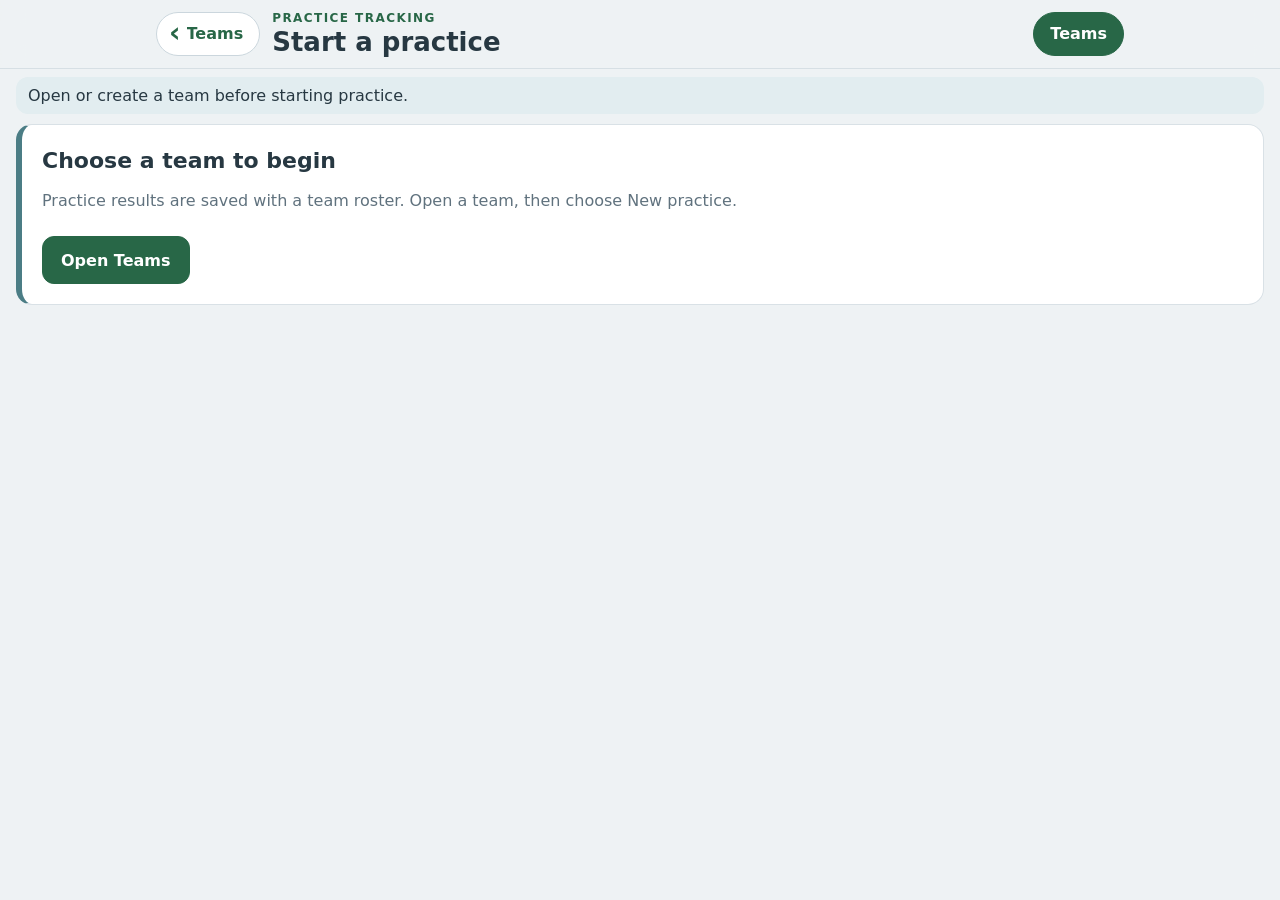
<file: practice.html>
<!doctype html>
<html lang="en"><head>
<meta charset="utf-8"><meta name="viewport" content="width=device-width,initial-scale=1,viewport-fit=cover">
<meta name="apple-mobile-web-app-capable" content="yes"><meta name="mobile-web-app-capable" content="yes">
<link rel="manifest" href="./manifest.webmanifest"><link rel="apple-touch-icon" href="./icons/apple-touch-icon.png">
<meta name="apple-mobile-web-app-title" content="VB Tracker"><meta name="apple-mobile-web-app-status-bar-style" content="default">
<meta name="theme-color" content="#eef2f4"><title>Practice · Volleyball</title>
<link rel="stylesheet" href="./src/teams/teams.css"><link rel="stylesheet" href="./src/practice/practice.css">
</head><body>
<header class="appbar"><div class="appbar-inner">
  <button id="backButton" class="back" type="button"><span aria-hidden="true">‹</span> <span id="backLabel">Team</span></button>
  <div class="appbar-title"><p id="pageContext" class="eyebrow">Practice</p><h1 id="pageTitle">Practice</h1></div>
  <button id="teamsLink" class="live" type="button">Teams</button>
</div></header>
<main class="practice-main"><p id="notice" role="status" aria-live="polite">Loading practice…</p><button id="reloadPractice" type="button" hidden>Reload saved practice</button><section id="content"></section></main>
<dialog id="practiceSummaryDialog" class="practice-summary-dialog" aria-labelledby="practiceSummaryTitle">
  <div class="practice-summary-heading"><h2 id="practiceSummaryTitle">Practice summary</h2><button type="button" id="closePracticeSummary">Done</button></div>
  <div id="practiceSummaryContent" class="practice-summary-content"></div>
</dialog>
<script type="module" src="./src/practice/practice.mjs"></script>
</body></html>
</file>
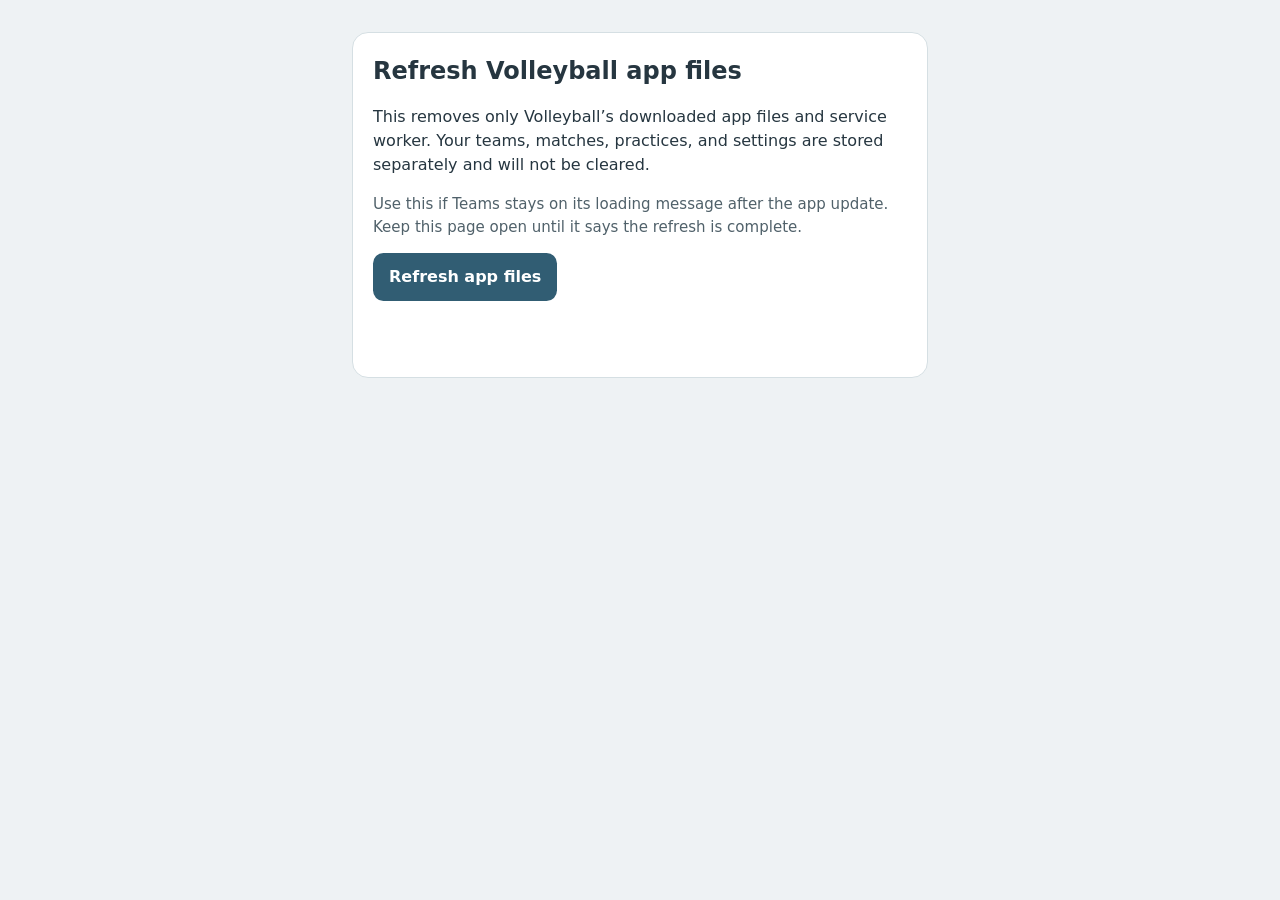
<file: refresh-app.html>
<!doctype html>
<html lang="en">
<head>
  <meta charset="utf-8">
  <meta name="viewport" content="width=device-width, initial-scale=1">
  <meta name="theme-color" content="#eef2f4">
  <title>Refresh Volleyball app</title>
  <style>
    :root{font:16px/1.5 system-ui,-apple-system,sans-serif;color:#263640;background:#eef2f4}
    body{box-sizing:border-box;max-width:38rem;margin:0 auto;padding:2rem 1rem}
    main{padding:1.25rem;background:#fff;border:1px solid #d5dfe3;border-radius:1rem}
    h1{margin-top:0;font-size:1.5rem}
    button{min-height:48px;padding:.7rem 1rem;border:0;border-radius:.65rem;background:#315d73;color:white;font:inherit;font-weight:700}
    button:disabled{opacity:.65}
    #status{min-height:1.5em}
    .note{color:#50616a;font-size:.94rem}
    .error{color:#9a2637}
  </style>
</head>
<body>
  <main>
    <h1>Refresh Volleyball app files</h1>
    <p>This removes only Volleyball’s downloaded app files and service worker. Your teams, matches, practices, and settings are stored separately and will not be cleared.</p>
    <p class="note">Use this if Teams stays on its loading message after the app update. Keep this page open until it says the refresh is complete.</p>
    <button id="refresh" type="button">Refresh app files</button>
    <p id="status" role="status" aria-live="polite"></p>
  </main>
  <script>
    const button = document.getElementById('refresh');
    const status = document.getElementById('status');
    button.addEventListener('click', async () => {
      button.disabled = true;
      status.className = '';
      status.textContent = 'Removing downloaded app files…';
      try {
        const appPath = new URL('./', location.href).pathname;
        if ('serviceWorker' in navigator) {
          const registrations = await navigator.serviceWorker.getRegistrations();
          await Promise.all(registrations.filter(registration => {
            const scope = new URL(registration.scope);
            return scope.origin === location.origin && scope.pathname === appPath;
          }).map(registration => registration.unregister()));
        }
        if ('caches' in window) {
          const names = await caches.keys();
          await Promise.all(names.filter(name => name.startsWith('volleyball-set-tracker-shell-'))
            .map(name => caches.delete(name)));
        }
        status.textContent = 'App files refreshed. Close this Safari tab, then reopen Teams at the usual address. Your saved data was not changed.';
      } catch (error) {
        button.disabled = false;
        status.className = 'error';
        status.textContent = `Refresh could not finish: ${error?.message ?? error}. Your saved data was not changed.`;
      }
    });
  </script>
</body>
</html>
</file>
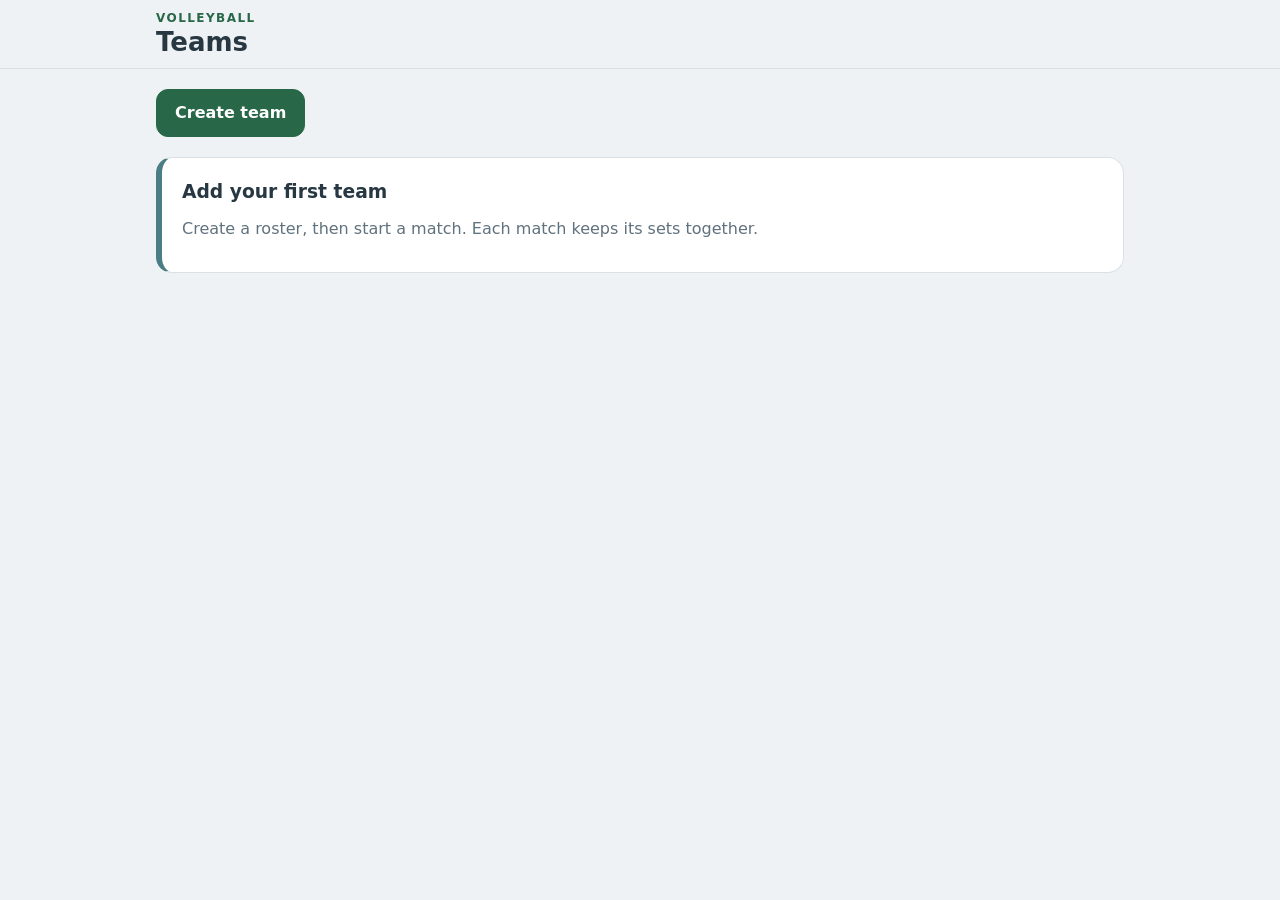
<file: teams.html>
<!doctype html>
<html lang="en"><head><meta charset="utf-8"><meta name="viewport" content="width=device-width,initial-scale=1,viewport-fit=cover"><meta name="apple-mobile-web-app-capable" content="yes"><meta name="mobile-web-app-capable" content="yes"><link rel="manifest" href="./manifest.webmanifest"><link rel="apple-touch-icon" href="./icons/apple-touch-icon.png"><meta name="apple-mobile-web-app-title" content="VB Tracker"><meta name="apple-mobile-web-app-status-bar-style" content="default"><meta name="theme-color" content="#eef2f4"><title>Teams · Volleyball</title><link rel="stylesheet" href="./src/teams/teams.css"></head>
<body><header class="appbar"><div class="appbar-inner"><button id="backButton" class="back" type="button" hidden><span aria-hidden="true">‹</span> <span id="backLabel">Teams</span></button><div class="appbar-title"><p id="pageContext" class="eyebrow">Volleyball</p><h1 id="pageTitle">Teams</h1></div><div class="appbar-actions"><button id="liveLink" class="live" type="button" hidden>Live set</button></div></div></header>
<main><p id="notice" role="status" aria-live="polite">Loading saved teams…</p><section id="content"></section></main>
<dialog id="reportDialog" class="report-dialog" aria-label="Match report"><div id="reportBody" class="report-body"></div></dialog>
<script>
window.addEventListener('error',event=>{const n=document.getElementById('notice');if(n?.textContent==='Loading saved teams…'){n.classList.add('error');n.textContent=event.message?`Teams app failed to start: ${event.message}`:'Teams app files could not be loaded. Close all Volleyball tabs and reopen this page.';}},true);
window.addEventListener('unhandledrejection',event=>{const n=document.getElementById('notice');if(n?.textContent==='Loading saved teams…'){n.classList.add('error');n.textContent=`Teams app failed to start: ${event.reason?.message??event.reason??'unknown error'}`;}},true);
</script>
<script type="module" src="./src/teams/teams.mjs"></script></body></html>
</file>
<file: src/teams/teams.css>
/* Mobile-first: iPad and phone are the primary targets; every action is a button-sized touch target. */
:root{font:16px/1.45 -apple-system,BlinkMacSystemFont,system-ui,sans-serif;color:#273842;background:#eef2f4;color-scheme:light;-webkit-text-size-adjust:100%;--accent:#286747;--court:#447454;--court-2:#356448;--c-set:#a82e29;--c-oh:#254fa7;--c-mid:#17613b;--win:#16713c;--lose:#b3251f}
*{box-sizing:border-box}
[hidden]{display:none!important}
body{margin:0;min-height:100vh;-webkit-tap-highlight-color:transparent}
h1,h2,h3,p{margin:0 0 12px}h2{font-size:22px}
button,input,select,summary{font:inherit;touch-action:manipulation}
.eyebrow{text-transform:uppercase;letter-spacing:.12em;color:var(--accent);font-size:12px;font-weight:700;margin:0;white-space:nowrap;overflow:hidden;text-overflow:ellipsis}

/* App bar with Back and Live set buttons */
.appbar{position:sticky;top:0;z-index:20;background:#eef2f4eb;-webkit-backdrop-filter:saturate(1.4) blur(12px);backdrop-filter:saturate(1.4) blur(12px);border-bottom:1px solid #d6dfe4;padding-top:env(safe-area-inset-top)}
.appbar-inner{max-width:1000px;margin:auto;display:flex;align-items:center;gap:12px;min-height:68px;padding:8px max(16px,env(safe-area-inset-right)) 8px max(16px,env(safe-area-inset-left))}
.appbar-title{flex:1;min-width:0}
.appbar h1{font-size:26px;line-height:1.15;margin:0;white-space:nowrap;overflow:hidden;text-overflow:ellipsis}
button.back,button.live{border-radius:999px;min-height:44px;padding:8px 16px;flex-shrink:0}
button.back{display:flex;align-items:center;gap:6px;max-width:38vw;padding-left:12px;color:var(--accent);font-weight:650}
button.back>span:first-child{font-size:28px;line-height:.7;margin-top:-3px}
#backLabel{overflow:hidden;text-overflow:ellipsis;white-space:nowrap}
button.live{background:var(--accent);border-color:var(--accent);color:#fff;font-weight:650}
.appbar-actions{display:flex;align-items:center;gap:8px;flex-shrink:0}

main{max-width:1000px;margin:auto;padding:20px max(16px,env(safe-area-inset-right)) calc(48px + env(safe-area-inset-bottom)) max(16px,env(safe-area-inset-left))}
#notice:empty{display:none}#notice{background:#e2edf0;padding:12px 16px;border-radius:12px;margin-bottom:16px}#notice.error{background:#f8e1e1;color:#852d35}

/* Buttons */
button{min-height:48px;border:1px solid #cbd6dd;border-radius:12px;background:#fff;color:#263e48;padding:11px 18px;cursor:pointer;font-weight:600;transition:transform .08s,filter .08s}
button:active:not(:disabled){transform:scale(.97);filter:brightness(.94)}
button.primary{background:var(--accent);color:#fff;border-color:var(--accent)}
button.danger{color:#9b2c35;border-color:#e2bcc0;background:#fff}
button:disabled{opacity:.45;cursor:default}
@media(hover:hover){button:hover:not(:disabled){filter:brightness(.97)}button.danger:hover{background:#fbeff0}}
button:focus-visible,input:focus-visible,select:focus-visible,summary:focus-visible{outline:3px solid var(--accent);outline-offset:3px}

/* Page toolbars and lists */
.toolbar{display:flex;flex-wrap:wrap;gap:10px;margin:0 0 20px}
.toolbar .danger{margin-left:auto}
.list{display:grid;gap:12px}
.list-title{font-size:14px;text-transform:uppercase;letter-spacing:.1em;color:#5b707b;margin:28px 0 10px}
.card,form{background:#fff;border:1px solid #d9e1e6;border-radius:16px;padding:20px;margin:0 0 16px}
.card{border-left:6px solid var(--team-color,#4b7d85)}
.list .card{margin:0}
.card p,.help{color:#60727e}
.muted{color:#60727e;font-size:14px}
.item{display:flex;align-items:center;gap:16px}
.item-main{flex:1;min-width:0}
.item-main h3{font-size:19px;margin:0 0 4px;overflow-wrap:anywhere}
.item-main p{margin:0 0 2px}
.team-card-heading{display:flex;align-items:center;gap:14px;min-width:0}
.team-logo{width:62px;height:62px;flex:none;object-fit:contain;border-radius:12px;background:#f2f5f6;padding:4px}
.team-brand{display:flex;align-items:center;gap:14px;margin:0 0 18px;padding:12px 16px;border-left:6px solid var(--team-color);border-radius:12px;background:#fff}
.team-brand .team-logo{width:54px;height:54px}
.team-brand>div{display:grid;gap:2px}.team-brand strong{font-size:17px}.team-brand span{font-size:13px;color:#60727e}
.item-actions{display:flex;gap:10px;flex-shrink:0}
.item-actions button{min-width:112px}
.match-card .item-actions{flex-wrap:wrap;justify-content:flex-end}
.set-score{font-size:28px;font-weight:750;color:#273842!important;font-variant-numeric:tabular-nums;margin:0}
.match-summary{display:flex;align-items:baseline;flex-wrap:wrap;gap:4px 18px}
.match-summary p{margin:0}
.match-result{color:#273842}
.lineup-warning{color:#923d48!important}

/* Forms */
label{display:block;font-size:14px;font-weight:650}
input,select{display:block;width:100%;min-height:48px;margin-top:6px;border:1px solid #bbc9d2;border-radius:10px;padding:10px 12px;background:#fff;color:#273842;font-size:16px}
input[readonly]{background:#f1f5f6;color:#546a75}
.grid{display:grid;grid-template-columns:repeat(2,minmax(0,1fr));gap:16px}
.opponent-setup-field{display:grid;align-content:start;gap:6px;min-width:0}
.opponent-setup-field button{min-height:42px;padding:8px 12px;text-align:left}
.opponent-setup-field small{min-height:18px}
.team-theme-field{min-width:0}
.team-theme-preview{display:flex;align-items:center;gap:12px;margin-top:10px;padding:10px;border:1px solid #d9e1e6;border-radius:12px;background:#f8fafb}
.team-theme-preview .theme-preview{width:100px;height:58px;flex:none}
.team-theme-preview .theme-copy{display:flex;flex-direction:column;gap:3px;min-width:0}
.team-theme-preview .theme-copy strong{font-size:14px}
.team-theme-preview .theme-copy small{color:#60727e;font-size:12px;line-height:1.3}
.team-logo-field{display:grid;grid-template-columns:minmax(0,1fr) auto auto;align-items:center;gap:14px;margin-top:22px;padding:16px;border:1px solid #d9e1e6;border-radius:14px;background:#f8fafb}
.team-logo-field h2{font-size:18px;margin:0 0 4px}.team-logo-field p{margin:0}
.team-logo-preview{display:grid;place-items:center;width:92px;height:76px;border:1px dashed #b8c7d0;border-radius:12px;background:#fff;color:#71838d;font-size:12px;text-align:center}
.team-logo-large{width:84px;height:68px;object-fit:contain;padding:4px}
.upload-label{display:grid;gap:4px;min-width:145px}
.upload-label input[type=file]{min-height:44px;padding:8px;font-size:13px}
.team-logo-field>button{min-width:90px}
fieldset{border:0;padding:0;margin:0;min-width:0}
legend{font-size:20px;font-weight:650;margin:24px 0 12px;padding:0}
.section-head{display:flex;align-items:center;justify-content:space-between;gap:16px;margin-top:24px}
.section-head h2{margin:0}
.roster-row{display:grid;grid-template-columns:minmax(130px,2fr) 100px minmax(120px,1fr) auto;gap:12px;align-items:end;padding:14px 0;border-bottom:1px solid #e1e7eb}
.actions{display:flex;flex-wrap:wrap;gap:10px;margin-top:24px}
.form-actions{position:sticky;bottom:0;z-index:10;margin:24px -20px -20px;padding:12px 20px calc(12px + env(safe-area-inset-bottom));background:#fffffff5;border-top:1px solid #d9e1e6;border-radius:0 0 16px 16px}
.form-actions button{flex:1 1 0}
#lineupFields>label{margin-top:20px;max-width:360px}
.save-lineup{margin:20px 0;padding:4px 16px;background:#f2f6f7;border-radius:12px}
.save-lineup summary{cursor:pointer;font-weight:650;min-height:48px;display:flex;align-items:center}
.save-lineup label{margin:12px 0}
body.busy{cursor:progress}

/* Volleyball court lineup editor and starting-court preview */
.lineup-court{position:relative;aspect-ratio:1;max-width:600px;margin:20px auto 0;background:linear-gradient(var(--court),var(--court-2));border:3px solid white;border-radius:3px;box-shadow:0 8px 24px #0003;container-type:inline-size}
.lineup-net{position:absolute;inset:0 0 auto;height:1.7%;background:white;color:white;text-align:center;font-size:11px;letter-spacing:.18em;padding-top:10px}
.lineup-attack-line{position:absolute;top:33.333%;width:100%;border-top:2px dashed #ffffffbf;pointer-events:none}
.lineup-player{position:absolute;left:calc((var(--column) + .5)*100%/3);top:calc(10% + var(--row)*49%);width:30%;transform:translateX(-50%);display:flex;flex-direction:column;align-items:center;color:white;text-align:center;cursor:pointer}
.lineup-position{font-size:clamp(11px,2.6cqw,15px);font-weight:700;margin-bottom:4px;color:#e0ebee}
.lineup-disc{position:relative;display:grid;place-items:center;width:clamp(46px,19cqw,114px);aspect-ratio:1;border-radius:50%;background:var(--player-color);box-shadow:0 2px 7px #0006;transition:background-color .2s,transform .2s}
.lineup-player.back .lineup-disc{box-shadow:0 2px 7px #0006,inset 0 0 0 4px #fffffff0}
.lineup-player.empty .lineup-disc{background:var(--court-2)}
.lineup-disc:focus-within{outline:3px solid white;outline-offset:4px;transform:scale(1.04)}
.lineup-number{font-size:clamp(24px,8cqw,48px);line-height:1;font-weight:800;font-variant-numeric:tabular-nums}
.lineup-chevron{position:absolute;bottom:5%;right:21%;font-size:clamp(12px,3cqw,18px);line-height:1}
.lineup-disc select{position:absolute;inset:0;width:100%;height:100%;min-height:0;margin:0;padding:0;opacity:0;border-radius:50%;cursor:pointer}
.lineup-name{max-width:100%;font-size:clamp(11px,2.8cqw,16px);line-height:1.2;margin-top:8px;overflow-wrap:anywhere;text-shadow:0 1px 2px #0006;display:-webkit-box;-webkit-line-clamp:2;-webkit-box-orient:vertical;overflow:hidden}
@media(prefers-reduced-motion:reduce){.lineup-disc{transition:none}}
.lineup-preview .lineup-player{cursor:default}

/* Color preview for the per-team palette selector. */
.theme-preview{position:relative;display:flex;flex-direction:column;align-items:center;justify-content:center;gap:4px;width:88px;height:48px;overflow:hidden;border:2px solid #fff;border-radius:7px;background:linear-gradient(var(--preview-court),var(--preview-court-2));box-shadow:0 1px 3px #0003}
.theme-preview::after{content:'';position:absolute;top:33%;left:0;right:0;border-top:1px dashed #ffffffa6}
.theme-preview-roles{z-index:1;display:flex;gap:5px}
.theme-preview-roles i{width:12px;height:12px;border:1px solid #ffffffe6;border-radius:50%;box-shadow:0 1px 2px #0005}
.theme-preview-roles i.set{background:var(--preview-set)}.theme-preview-roles i.oh{background:var(--preview-oh)}.theme-preview-roles i.mid{background:var(--preview-mid)}
.theme-preview-results{z-index:1;display:flex;align-items:center;gap:3px;width:100%;padding:0 6px}
.theme-preview-results i{width:13px;height:5px;border-radius:4px}
.theme-preview-results .win{background:var(--preview-win)}.theme-preview-results .lose{background:var(--preview-lose)}
.theme-preview-results b{width:16px;height:5px;margin-left:auto;border-radius:4px;background:var(--preview-accent)}
.theme-copy{display:flex;flex-direction:column;gap:2px;min-width:0}.theme-copy strong{font-size:14px}.theme-copy small{color:#60727e;font-size:10px;line-height:1.2}

/* Phones */
@media(max-width:700px){
 .appbar-inner{display:grid;grid-template-columns:auto 1fr auto;grid-template-areas:"back . actions" "title title title";row-gap:8px;padding-top:10px;padding-bottom:12px}
 #backButton{grid-area:back;max-width:62vw}.appbar-actions{grid-area:actions}.appbar-title{grid-area:title}
 .appbar h1{font-size:24px}
 .toolbar{display:grid;grid-template-columns:1fr 1fr}
 .toolbar .primary,.toolbar .danger{grid-column:1/-1;margin:0}
 .item{flex-direction:column;align-items:stretch;gap:14px}
 .item-actions{display:grid;grid-template-columns:1fr 1fr}
 .item.three .item-actions{grid-template-columns:repeat(3,1fr)}
 .item-actions button{min-width:0;padding:11px 8px;white-space:nowrap}
 .match-card .item-actions button{min-height:44px;padding:9px 6px;font-size:13px;line-height:1.15;white-space:normal}
 .grid{grid-template-columns:1fr}
 .team-logo-field{grid-template-columns:1fr auto}
 .team-logo-field>div:first-child{grid-column:1/-1}
 .team-logo-preview{grid-row:2;grid-column:2}
 .upload-label{grid-column:1;grid-row:2}
 .team-logo-field>button{grid-column:1/-1}
 .roster-row{grid-template-columns:88px 1fr auto}
 .roster-row>label:first-child{grid-column:1/-1}
 .card,form{padding:16px}
 .form-actions{margin:24px -16px -16px;padding-left:16px;padding-right:16px}
 #lineupFields>label{max-width:none}
}

/* Season serving and passing summaries */
.season-stats-summary{display:grid;gap:8px;margin-bottom:20px}
.season-stats-summary h2{font-size:20px;margin:0 0 4px}
.season-stats-summary p{margin:0}
.lineup-suggestion{display:flex;align-items:center;justify-content:space-between;gap:16px;margin:0 0 18px}
.lineup-suggestion>div{min-width:0}
.lineup-suggestion h3{font-size:18px;margin:0 0 5px}
.lineup-suggestion p{margin:0 0 4px}
.lineup-suggestion p:last-child{margin-bottom:0}
.lineup-suggestion button{flex:none}
.stats-table-scroll{max-width:100%;overflow-x:auto;border:1px solid #d9e1e6;border-radius:12px;background:#fff}
.stats-table{width:100%;min-width:560px;border-collapse:collapse;font-size:14px;font-variant-numeric:tabular-nums}
.stats-table.match-stats{min-width:760px}
.stats-table th,.stats-table td{padding:10px 12px;border-bottom:1px solid #e1e7eb;text-align:left;white-space:nowrap}
.stats-table thead th{background:#f3f6f7;color:#536873;font-size:12px;text-transform:uppercase;letter-spacing:.04em}
.stats-table thead th,.stat-table thead th{padding:0}
.stats-sort{display:flex;align-items:center;justify-content:space-between;gap:8px;width:100%;min-height:44px;padding:8px 10px;border:0;border-radius:0;background:transparent;color:inherit;text-align:inherit;text-transform:inherit;letter-spacing:inherit;font-size:inherit;font-weight:inherit}
.stats-sort>span:first-child{flex:1}.stats-sort-indicator{flex:none;color:#71828b;font-size:14px}
.stats-table tbody tr:last-child th,.stats-table tbody tr:last-child td{border-bottom:0}
.stats-table tbody th{font-weight:650}
.stats-table small{display:block;color:#687c86;font-size:11px;font-weight:500}
.player-performance-table{min-width:680px}
.player-performance-table td.player-performance-metric{vertical-align:top;text-align:left;white-space:normal}
.player-performance-table .player-stat-value{display:block;font-variant-numeric:tabular-nums}
.player-performance-table .player-stat-detail{display:block;margin-top:1px;color:#687c86;font-size:10px;font-weight:500;line-height:1.3;white-space:normal}
.stats-table td.pos{color:var(--win,#16713c);font-weight:750}.stats-table td.neg{color:var(--lose,#b3251f);font-weight:750}
.stats-breakdowns{display:grid;gap:10px}
.stats-group,.stats-set{border:1px solid #d9e1e6;border-radius:14px;background:#fff;overflow:hidden}
.stats-group>summary,.stats-set>summary{display:flex;align-items:center;gap:8px;min-height:52px;padding:10px 14px;cursor:pointer;list-style:none}
.stats-group>summary::-webkit-details-marker,.stats-set>summary::-webkit-details-marker{display:none}
.stats-group>summary::after,.stats-set>summary::after{content:'+';margin-left:auto;color:var(--accent);font-size:20px;font-weight:700}
.stats-group[open]>summary::after,.stats-set[open]>summary::after{content:'−'}
.stats-group>summary>span{margin-left:auto;color:#60727e;font-size:13px;text-align:right}
.stats-match-total{padding:0 12px 12px}
.stats-match-total h3{font-size:15px;margin:2px 0 8px}
.stats-set-list{display:grid;gap:8px;padding:0 12px 12px}
.stats-set{background:#f8fafb}
.stats-set>summary{min-height:46px;font-size:14px}
.stats-set-lineup{padding:8px 12px 0;color:#60727e;font-size:13px}
.stats-empty{padding:14px 16px;border:1px solid #d9e1e6;border-radius:12px;background:#fff;color:#60727e}
.lineup-analysis-group>summary{align-items:flex-start}
.lineup-analysis-group>summary>strong{flex:none}
.lineup-analysis-group>summary>span{max-width:75%;line-height:1.35}
.lineup-analysis-body{display:grid;gap:12px;padding:0 12px 12px}
.lineup-analysis-body>p{margin:0}
.analysis-rotation-grid{display:grid;grid-template-columns:repeat(3,minmax(0,1fr));gap:8px}
.analysis-rotation{min-width:0;padding:12px;border:1px solid #d9e1e6;border-left:4px solid #aebbc2;border-radius:12px;background:#fff}
.analysis-rotation.positive{border-left-color:var(--win,#16713c)}
.analysis-rotation.negative{border-left-color:var(--lose,#b3251f)}
.analysis-rotation h4{display:flex;align-items:baseline;justify-content:space-between;gap:5px;margin:0;font-size:17px}
.analysis-rotation h4 span{font-size:13px;font-variant-numeric:tabular-nums}
.analysis-rotation .pos,.lineup-analysis-group .pos{color:var(--win);font-weight:800}
.analysis-rotation .neg,.lineup-analysis-group .neg{color:var(--lose);font-weight:800}
.analysis-volume{margin:0 0 8px;color:#60727e;font-size:12px}
.analysis-rotation dl{display:grid;grid-template-columns:minmax(0,1fr) auto;gap:5px 8px;margin:0;font-size:12px}
.analysis-rotation dt{color:#60727e}.analysis-rotation dd{margin:0;text-align:right;font-weight:650;font-variant-numeric:tabular-nums}
.analysis-rotation dd small{display:block;color:#60727e;font-size:10px;font-weight:450}
.analysis-rotation dd.analysis-distribution{grid-column:1/-1;text-align:left;font-size:11px;font-weight:500;overflow-wrap:anywhere}
.analysis-players{padding:0 10px 10px}
.analysis-players>summary{min-height:44px;font-size:14px}
.lineup-player-table{min-width:760px}
@media(max-width:700px){
 .season-stats-summary{padding:15px}
 .lineup-suggestion{align-items:stretch;flex-direction:column}
 .lineup-suggestion button{width:100%}
 .stats-group>summary{align-items:flex-start;flex-direction:column;gap:2px}
 .stats-group>summary>span{margin:0;text-align:left}
 .stats-group>summary::after{position:absolute;right:30px}
 .stats-group>summary{position:relative;padding-right:46px}
 .lineup-analysis-group>summary>span{max-width:100%;text-align:left}
 .analysis-rotation-grid{grid-template-columns:repeat(2,minmax(0,1fr))}
 .analysis-rotation{padding:9px}
}

/* Match reports opened directly from the Teams page. */
.report-dialog{width:min(1060px,calc(100vw - 24px));max-width:none;max-height:92dvh;overflow:hidden;padding:0;border:0;border-radius:18px;background:#fff;color:#273842;box-shadow:0 20px 60px #0006;--line:#d9e1e6;--card:#fff;--chalk:#fff;--ink-dim:#60727e;--bg:#f3f6f7}
.report-dialog.wide{width:min(1320px,calc(100vw - 24px))}
.report-dialog::backdrop{background:#0a0e12a6}
.report-body{max-height:92dvh;overflow:auto;padding:22px}
.report-body h4{font-size:21px;margin:0 0 8px}
.report-body h5{margin:14px 0 6px;font-size:12px;font-weight:800;letter-spacing:.08em;text-transform:uppercase;color:#60727e}
.report-body>p{color:#60727e;line-height:1.45}
.report-body .cancel{width:100%;margin-top:14px}
.report-body .lib-table{width:100%;border-collapse:collapse;font-size:14px;margin-bottom:10px}
.report-body .player-performance-table{min-width:760px}
.report-body .lib-table th{text-align:right;font-size:11px;letter-spacing:.08em;text-transform:uppercase;color:#60727e;padding:2px 6px}
.report-body .lib-table td{padding:4px 6px;border-top:1px solid var(--line)}
.report-body .lib-table td+td{text-align:right;font-variant-numeric:tabular-nums}
.report-body .player-performance-table td.player-performance-metric{text-align:left;vertical-align:top;white-space:normal}
.report-body .stat-table td:first-child{text-align:left}
.opponent-scout-editor{display:grid;gap:12px;max-width:780px;padding:4px 0}
.opponent-scout-editor>label{display:block;font-size:14px;font-weight:700}
.opponent-scout-editor .scout-court{display:grid;grid-template-columns:repeat(3,minmax(0,1fr));gap:8px;padding:10px;border:2px solid #d6a875;border-radius:12px;background:#f5ebdf}
.opponent-scout-editor .scout-position{display:grid;grid-template-columns:auto minmax(0,1fr);align-items:center;gap:7px;padding:5px 8px;border:1px solid #d9e1e6;border-radius:9px;background:#fff;text-align:center}
.opponent-scout-editor .scout-position span{font-size:12px;font-weight:850;color:#60727e}
.opponent-scout-editor .scout-position input{min-height:40px;margin:0;padding:6px;text-align:center}
.opponent-scout-editor .scout-help{font-size:13px;line-height:1.4;color:#60727e}
.opponent-scout-editor .scout-error{color:#9b2c35;font-weight:750}
.opponent-scout-editor .sheet-row{display:flex;gap:10px;margin-top:4px}
.opponent-scout-editor .sheet-row button{flex:1}
.report-body .opponent-scout-editor .sheet-row .cancel{width:auto;margin:0}
.report-body .stat-table td.pos{color:var(--win);font-weight:800}.report-body .stat-table td.neg{color:var(--lose);font-weight:800}
.report-body .fix-list{margin:0 0 8px;padding-left:20px;font-size:15px;line-height:1.5}
.report-body .rr{display:grid;grid-template-columns:repeat(6,minmax(0,1fr));gap:8px;align-items:start}
.report-body .rr-col{min-width:0;padding:8px;border:1px solid var(--line);border-radius:12px;background:#fff}
.report-body .rr-col.best{background:color-mix(in srgb,var(--win) 9%,#fff)}.report-body .rr-col.worst{background:color-mix(in srgb,var(--lose) 9%,#fff)}
.report-body .rr-col header{display:flex;justify-content:space-between;align-items:baseline;font-size:20px;margin-bottom:6px}
.report-body .rr-col header span{font-size:15px;color:#60727e;font-weight:800}
.report-body .mini-court{display:grid;grid-template-columns:repeat(3,minmax(0,1fr));background:var(--court);border:2px solid #fff;border-top-width:5px;border-radius:4px}
.report-body .mini-court div{display:flex;flex-direction:column;min-width:0;padding:4px 2px;color:#fff;text-align:center}
.report-body .mini-court div:nth-child(n+4){border-top:1px dashed #ffffff99}
.report-body .mini-court .srv{background:#ffffff3d}
.report-body .mini-court small{font-size:10px;opacity:.8;font-weight:700}
.report-body .mini-court b{font-size:20px;line-height:1.15}
.report-body .mini-court span,.report-body .rr .mini-court span{display:none}
.report-body .rr-log{width:100%;table-layout:fixed;border-collapse:collapse;font-size:14px;margin:6px 0;font-variant-numeric:tabular-nums}
.report-body .rr-log th{padding:2px;color:#60727e;font-size:10px;font-weight:800;text-transform:uppercase;white-space:nowrap;overflow:hidden;text-overflow:ellipsis}
.report-body .rr-log td{text-align:center;padding:3px 1px;border-top:1px solid var(--line)}
.report-body .rr-log tr.won td:nth-child(3){color:var(--win);font-weight:800}.report-body .rr-log tr.lost td:nth-child(4){color:var(--lose);font-weight:800}
.report-body .rr-log tr.edited td:nth-child(2)::after{content:'*';color:var(--accent)}
.report-body .rr-log .empty{color:#60727e;font-size:12px}
.report-body .rr-tot{display:grid;grid-template-columns:1fr auto;gap:2px 6px;margin:0;font-size:13px}
.report-body .rr-tot dt{color:#60727e}.report-body .rr-tot dd{margin:0;text-align:right;font-weight:800;font-variant-numeric:tabular-nums}
.report-body .rr-tot dd.pos{color:var(--win)}.report-body .rr-tot dd.neg{color:var(--lose)}
.report-body .set-chips{display:flex;flex-wrap:wrap;gap:8px;margin-bottom:8px}
.report-body .set-chips button{display:flex;flex-direction:column;align-items:flex-start;border:1px solid #d6dfe4;border-radius:12px;padding:8px 14px;background:#f3f6f7;color:#273842;font:inherit;text-align:left;cursor:pointer}
.report-body .set-chips button:hover{border-color:var(--accent)}
.report-body .set-chips .won{background:color-mix(in srgb,var(--win) 12%,#fff);color:var(--win)}
.report-body .set-chips .lost{background:color-mix(in srgb,var(--lose) 12%,#fff);color:var(--lose)}
.report-body .set-chips .live{background:#f3f6f7;color:#273842}
.report-body .set-chips b{font-size:24px;font-variant-numeric:tabular-nums}
.report-body .set-chips .set-lineup{max-width:190px;margin-top:3px;font-size:11px;line-height:1.25;overflow-wrap:anywhere}
.report-body .summary-grid{display:grid;grid-template-columns:1.25fr 1fr;gap:20px}
.report-body .set-summary-heading{display:flex;align-items:center;gap:12px;margin-bottom:8px}
.report-body .set-summary-heading h4{margin:0}
.report-body .set-summary-heading button{min-height:40px;padding:6px 12px}
.report-body .set-summary-heading .cancel{width:auto;margin:0;flex:none}
.report-set-picker{display:grid;gap:8px;margin:14px 0}
.report-set-picker button{display:flex;align-items:center;justify-content:space-between;gap:12px;text-align:left}
.report-set-picker span{color:#60727e;font-size:14px}
.rotation-snapshot{padding:12px;border:1px solid var(--line);border-radius:12px;background:var(--bg)}
.rotation-snapshot-heading{display:flex;align-items:baseline;justify-content:space-between;gap:12px}
.rotation-snapshot-heading strong{font-size:15px}
.rotation-snapshot-heading span{color:#60727e;font-size:12px;text-align:right}
.rotation-snapshot-grid{display:grid;grid-template-columns:repeat(6,minmax(0,1fr));gap:8px;margin-top:8px}
.rotation-snapshot-cell{display:grid;gap:2px;min-width:0;padding:8px 10px;border:1px solid var(--line);border-radius:9px;background:#fff;font-variant-numeric:tabular-nums}
.rotation-snapshot-cell.best{border-color:#b5d9c2;background:color-mix(in srgb,var(--win) 9%,#fff)}
.rotation-snapshot-cell.worst{border-color:#e5c0c0;background:color-mix(in srgb,var(--lose) 9%,#fff)}
.rotation-snapshot-label{display:flex;align-items:center;justify-content:space-between;gap:4px;font-size:13px;font-weight:800}
.rotation-snapshot-label i{font-size:10px;font-style:normal;text-transform:uppercase;letter-spacing:.03em}
.rotation-snapshot-cell.best .rotation-snapshot-label i{color:var(--win)}
.rotation-snapshot-cell.worst .rotation-snapshot-label i{color:var(--lose)}
.rotation-snapshot-cell strong{font-size:19px;line-height:1.15}
.rotation-snapshot-cell small{color:#60727e;font-size:11px;white-space:nowrap}
.rotation-snapshot>p{margin:8px 0 0;color:#60727e;font-size:12px;line-height:1.35}
@media(max-width:900px){.report-body .rr{grid-template-columns:repeat(6,minmax(125px,1fr));width:max-content}.report-dialog.wide{width:calc(100vw - 16px)}}
@media(max-width:700px){
 .report-dialog,.report-dialog.wide{width:calc(100vw - 16px);max-height:94dvh}
 .report-body{max-height:94dvh;padding:15px}
 .report-body .summary-grid{grid-template-columns:1fr;gap:8px}
 .report-body .lib-table{display:block;overflow-x:auto;white-space:nowrap}
 .rotation-snapshot-grid{grid-template-columns:repeat(3,minmax(0,1fr))}
 .rotation-snapshot-cell small{white-space:normal}
 .rotation-snapshot-heading{align-items:flex-start;flex-direction:column;gap:2px}
 .rotation-snapshot-heading span{text-align:left}
 .report-set-picker button{align-items:flex-start;flex-direction:column;gap:2px}
}
.season-totals{margin:28px 0}
.season-totals-heading{display:flex;align-items:center;justify-content:space-between;gap:16px;margin-bottom:10px}
.season-totals-heading .list-title{margin:0 0 3px}
.season-totals-heading .muted{margin:0}
.season-source-toggle{display:flex;gap:4px;padding:4px;border:1px solid #d9e1e6;border-radius:13px;background:#edf2f4}
.season-source-toggle button{min-height:42px;padding:8px 16px;border-color:transparent;background:transparent;color:#536873;font-size:14px}
.season-source-toggle button[aria-pressed="true"]{border-color:#d9e1e6;background:#fff;color:var(--accent);box-shadow:0 1px 3px #00000012}
@media(max-width:700px){
 .season-totals-heading{align-items:stretch;flex-direction:column}
 .season-source-toggle button{flex:1}
}
</file>
<file: src/practice/practice.css>
.practice-main{max-width:1440px;padding-top:12px}
.practice-main #notice{padding:7px 12px;margin-bottom:10px}
.practice-intro{display:flex;align-items:center;justify-content:space-between;gap:12px;margin-bottom:5px}
.practice-intro-copy{display:flex;align-items:baseline;gap:10px;min-width:0}
.practice-intro h2{margin:0;font-size:18px}
.practice-intro .muted{white-space:nowrap}
.practice-controls{display:flex;gap:8px;flex:none}
.practice-controls button{min-height:44px;padding:7px 13px}
.practice-controls .undo-practice{color:#8c2931;border-color:#e2bcc0}
.practice-controls .undo-practice:disabled{color:#60727e;border-color:#cbd6dd}
.practice-hint{margin:0 0 10px;color:#526873;font-size:13px}
.player-practice-list{display:grid;grid-template-columns:repeat(2,minmax(0,1fr));gap:10px}
.player-practice{margin:0;padding:11px 12px}
.player-practice-heading{display:flex;align-items:center;min-width:0}
.player-practice-heading h2{margin:0;font-size:17px;overflow-wrap:anywhere}
.player-skills{display:grid;gap:6px}
.player-skill{display:grid;grid-template-columns:64px minmax(0,1fr);align-items:center;gap:6px}
.player-skill h3{margin:0;font-size:12px;line-height:1.1;color:#526873}
.result-buttons{display:grid;grid-template-columns:repeat(3,minmax(0,1fr));gap:5px}
.result-buttons.pass-buttons{grid-template-columns:repeat(4,minmax(0,1fr))}
.result-buttons button{min-height:54px;padding:5px 3px;font-size:18px;font-weight:700;touch-action:manipulation}
.pass-buttons button{font-size:21px}
.practice-history{margin-top:14px;padding:0 2px}
.practice-history summary{min-height:42px;display:flex;align-items:center;cursor:pointer;font-weight:650;color:#526873}
.practice-events{display:grid;gap:6px;margin:8px 0 16px}
.practice-event{display:flex;align-items:center;gap:10px;padding:8px 12px;background:#f6f8f9;border-radius:10px}
.practice-event strong{flex:1}
.practice-event time{color:#617580;font-size:13px}
.practice-summary-dialog{width:min(96vw,960px);max-width:960px;max-height:88vh;max-height:88dvh;overflow:hidden;margin:auto;padding:16px;border:1px solid #d6dfe4;border-radius:16px;background:#fff;color:#273842;box-shadow:0 18px 60px #0004}
.practice-summary-dialog::backdrop{background:#10202b80;backdrop-filter:blur(2px)}
.practice-summary-heading{display:flex;align-items:center;justify-content:space-between;gap:12px;margin-bottom:10px}
.practice-summary-heading h2{margin:0;font-size:20px}
.practice-summary-heading button{min-height:44px;padding:7px 14px}
.practice-summary-content{min-width:0}
.practice-summary-key{margin:0 0 10px;color:#60727e;font-size:13px}
.practice-summary-table-scroll{max-width:100%;max-height:calc(88vh - 120px);max-height:calc(88dvh - 120px);overflow:auto;border:1px solid #d9e1e6;border-radius:12px}
.practice-summary-table{width:100%;min-width:680px;border-collapse:collapse;font-size:14px;font-variant-numeric:tabular-nums}
.practice-summary-table th,.practice-summary-table td{padding:9px 11px;border-bottom:1px solid #e1e7eb;text-align:left;white-space:nowrap}
.practice-summary-table thead th{position:sticky;top:0;background:#f3f6f7;color:#536873;font-size:11px;text-transform:uppercase;letter-spacing:.04em}
.practice-summary-table tbody th{font-weight:650}
.practice-summary-table tbody tr:last-child th,.practice-summary-table tbody tr:last-child td{border-bottom:0}
.practice-summary-table small{display:block;color:#687c86;font-size:10px;font-weight:500}
#reloadPractice{color:#8c2931}
#reloadPractice:not([hidden]){margin:0 0 12px}
@media(min-width:820px){.player-practice-list{grid-template-columns:repeat(3,minmax(0,1fr))}}
@media(min-width:1200px){.player-practice-list{grid-template-columns:repeat(4,minmax(0,1fr))}}
@media(min-width:1200px) and (max-height:900px){
 .practice-main{padding-top:8px}
 .practice-hint{display:none}
 .player-practice-list{gap:7px}
 .player-practice{padding:8px 10px}
 .player-skills{gap:4px}
 .result-buttons button{min-height:48px;font-size:16px}
 .pass-buttons button{font-size:19px}
}
@media(max-width:700px){
 .practice-main{padding-top:14px}
 .practice-intro{align-items:stretch;flex-direction:column;gap:8px}
 .practice-intro-copy{align-items:flex-start;flex-direction:column;gap:0}
 .practice-controls{display:grid;grid-template-columns:1fr 1fr}
 .practice-controls button{padding:7px 8px}
 .player-practice-list{grid-template-columns:1fr;gap:9px}
 .player-practice{padding:12px}
 .player-skill{grid-template-columns:72px minmax(0,1fr)}
 .result-buttons{gap:6px}
 .result-buttons button{min-height:58px}
 .practice-event{gap:8px;padding:9px}
 .practice-event time{font-size:12px}
 .practice-summary-dialog{width:calc(100vw - 20px);max-height:90vh;max-height:90dvh;padding:12px}
 .practice-summary-table-scroll{max-height:calc(90vh - 112px);max-height:calc(90dvh - 112px)}
}
</file>
